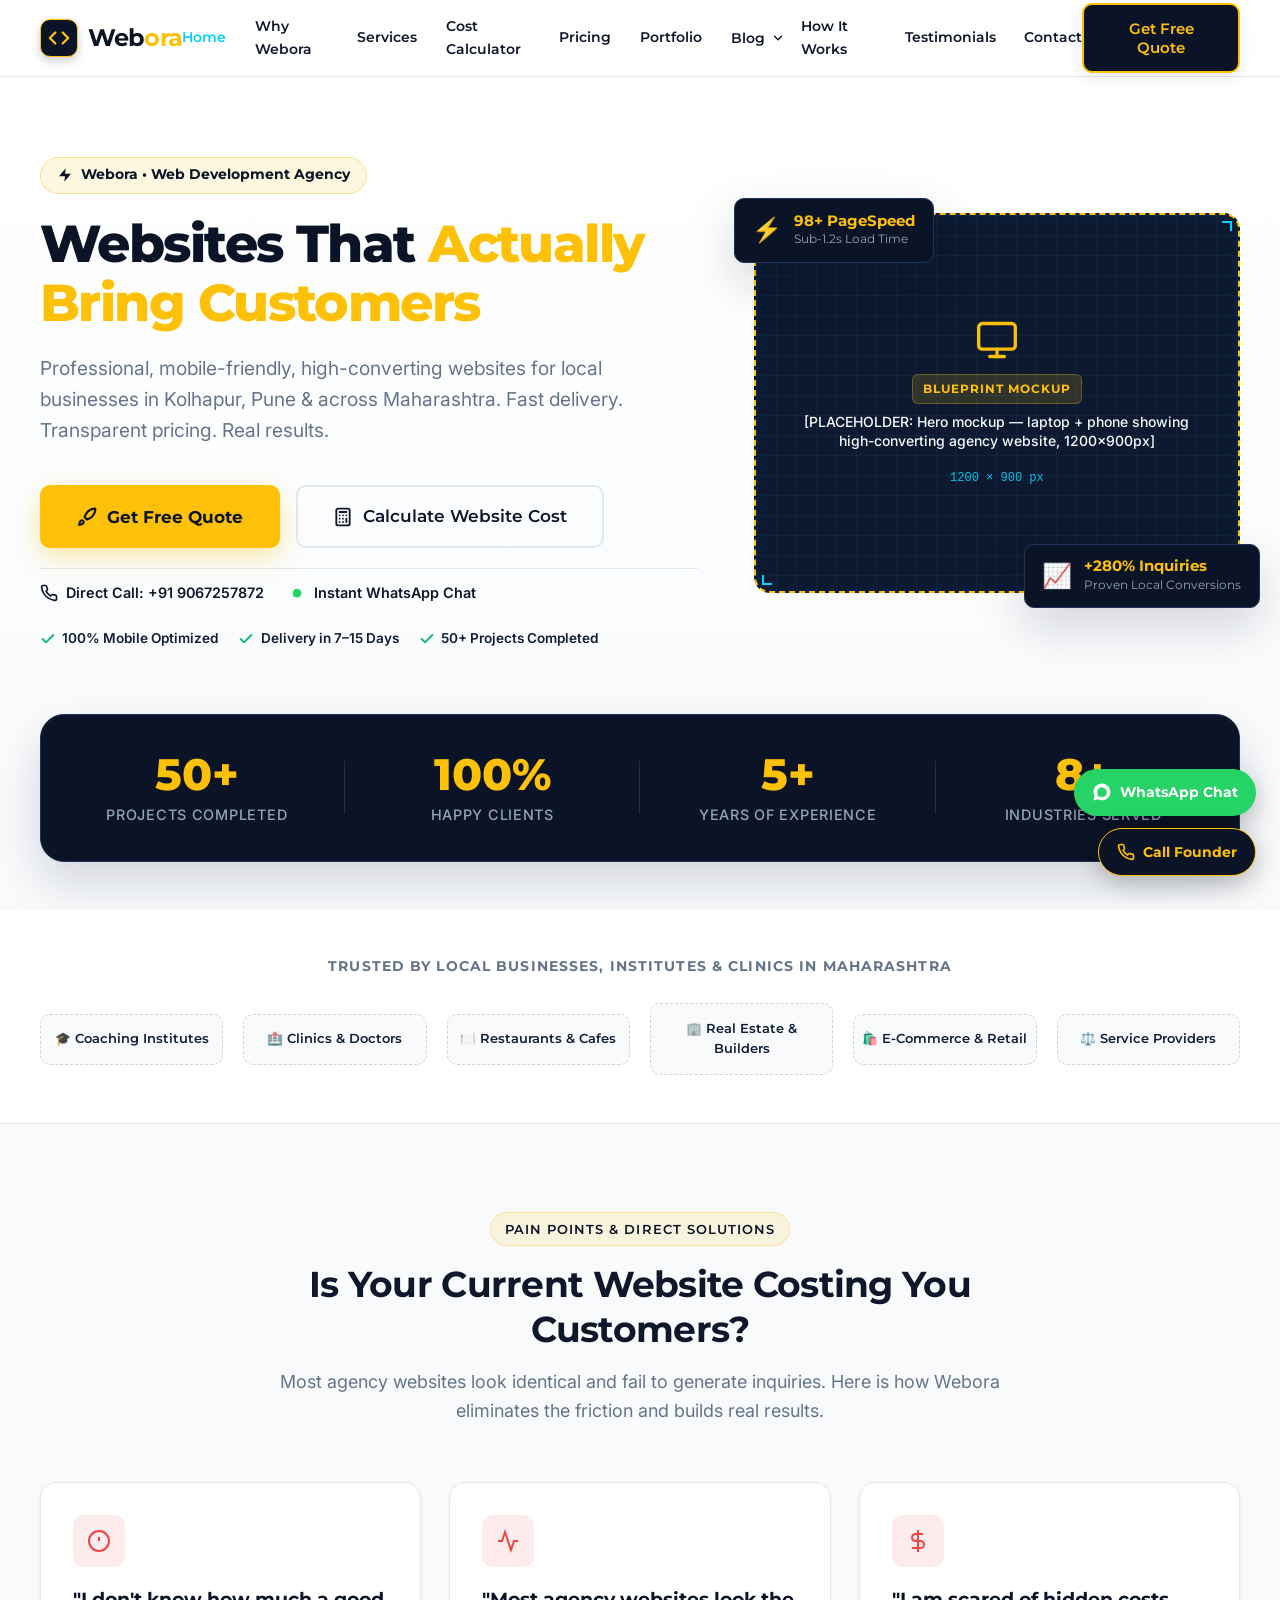
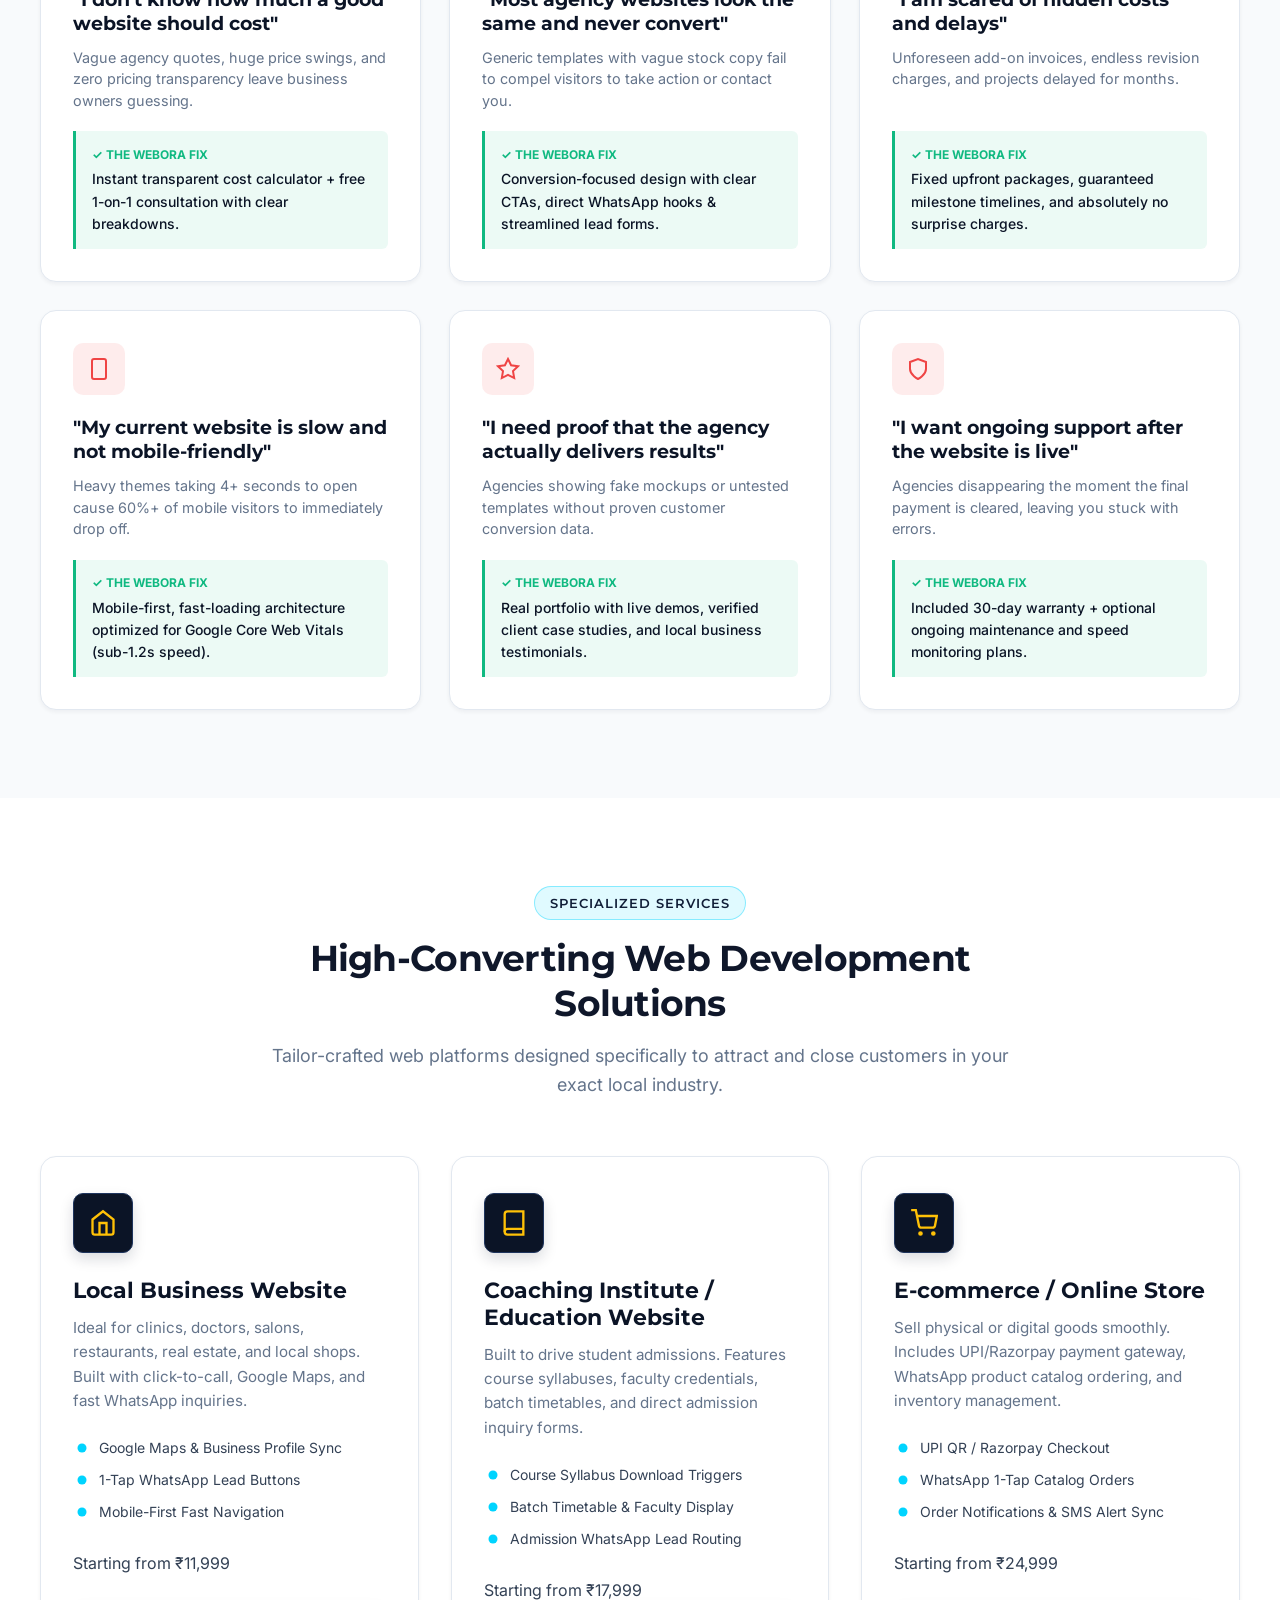
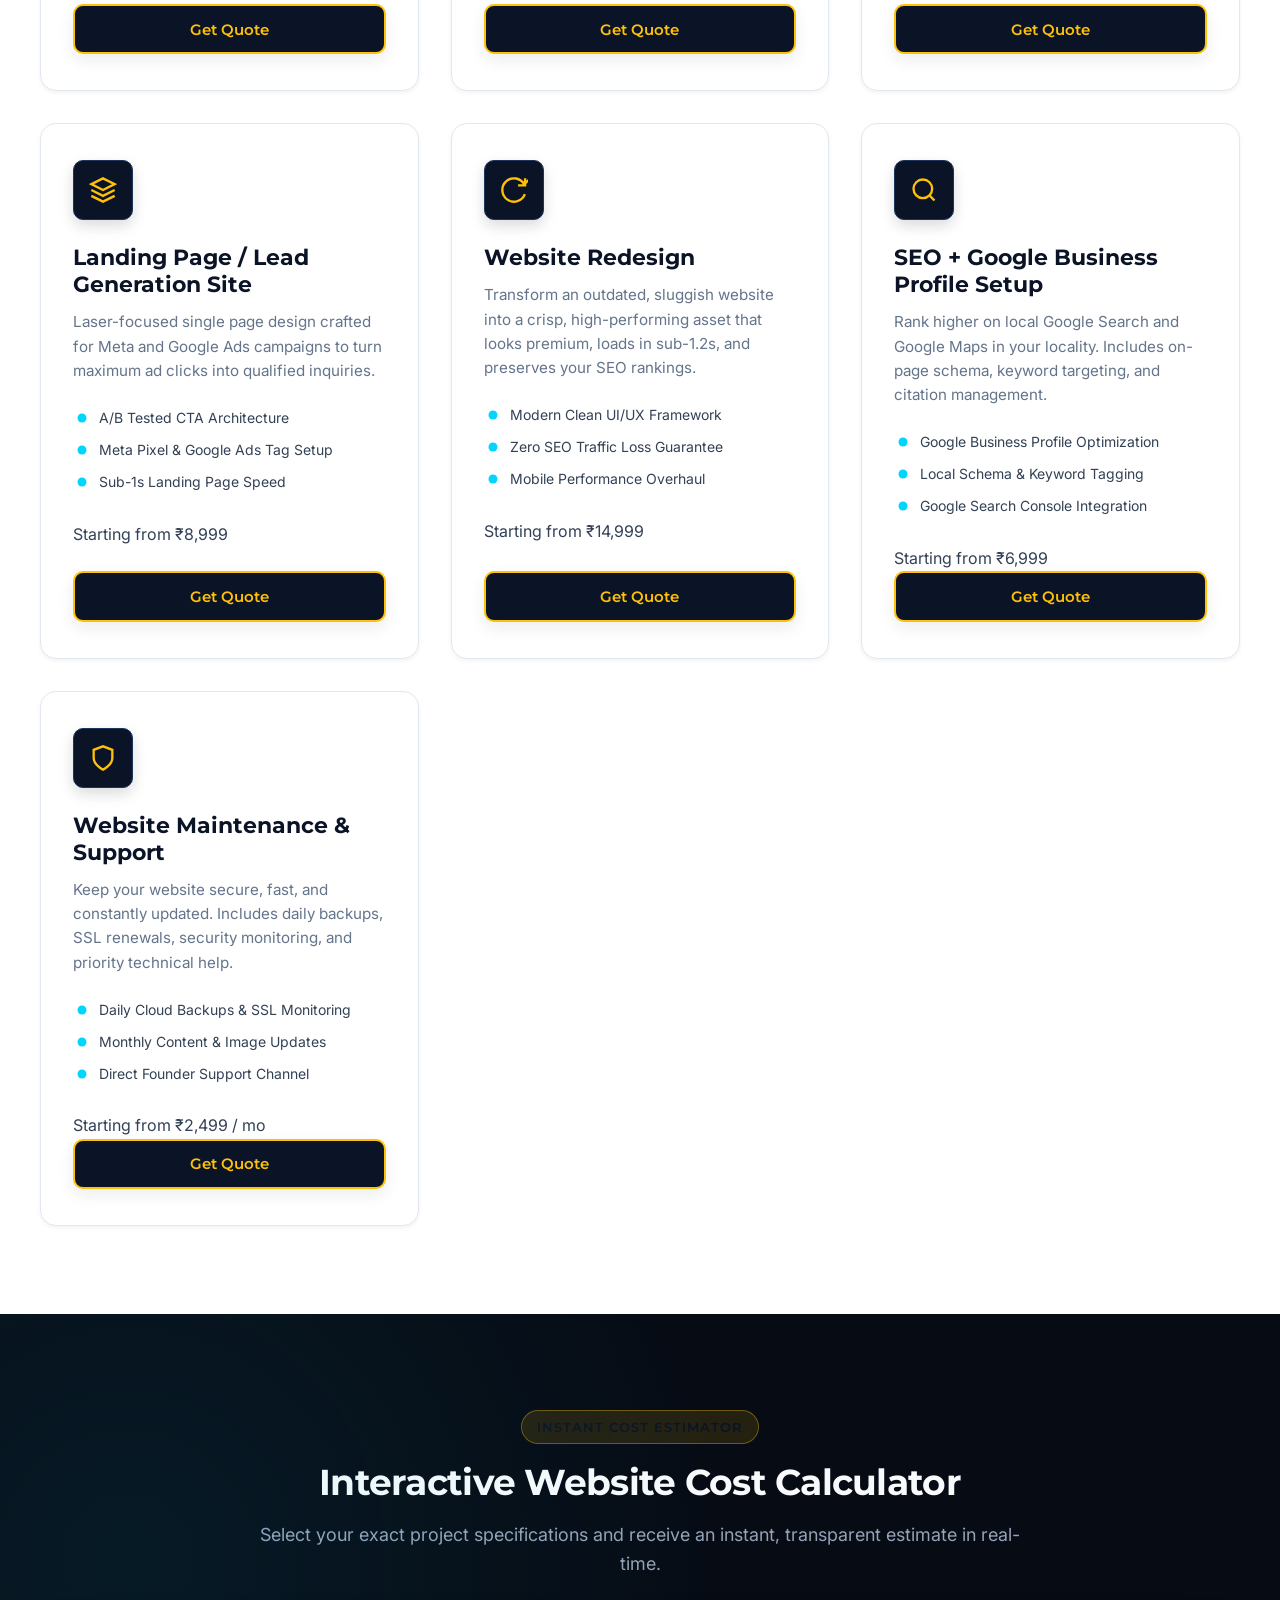
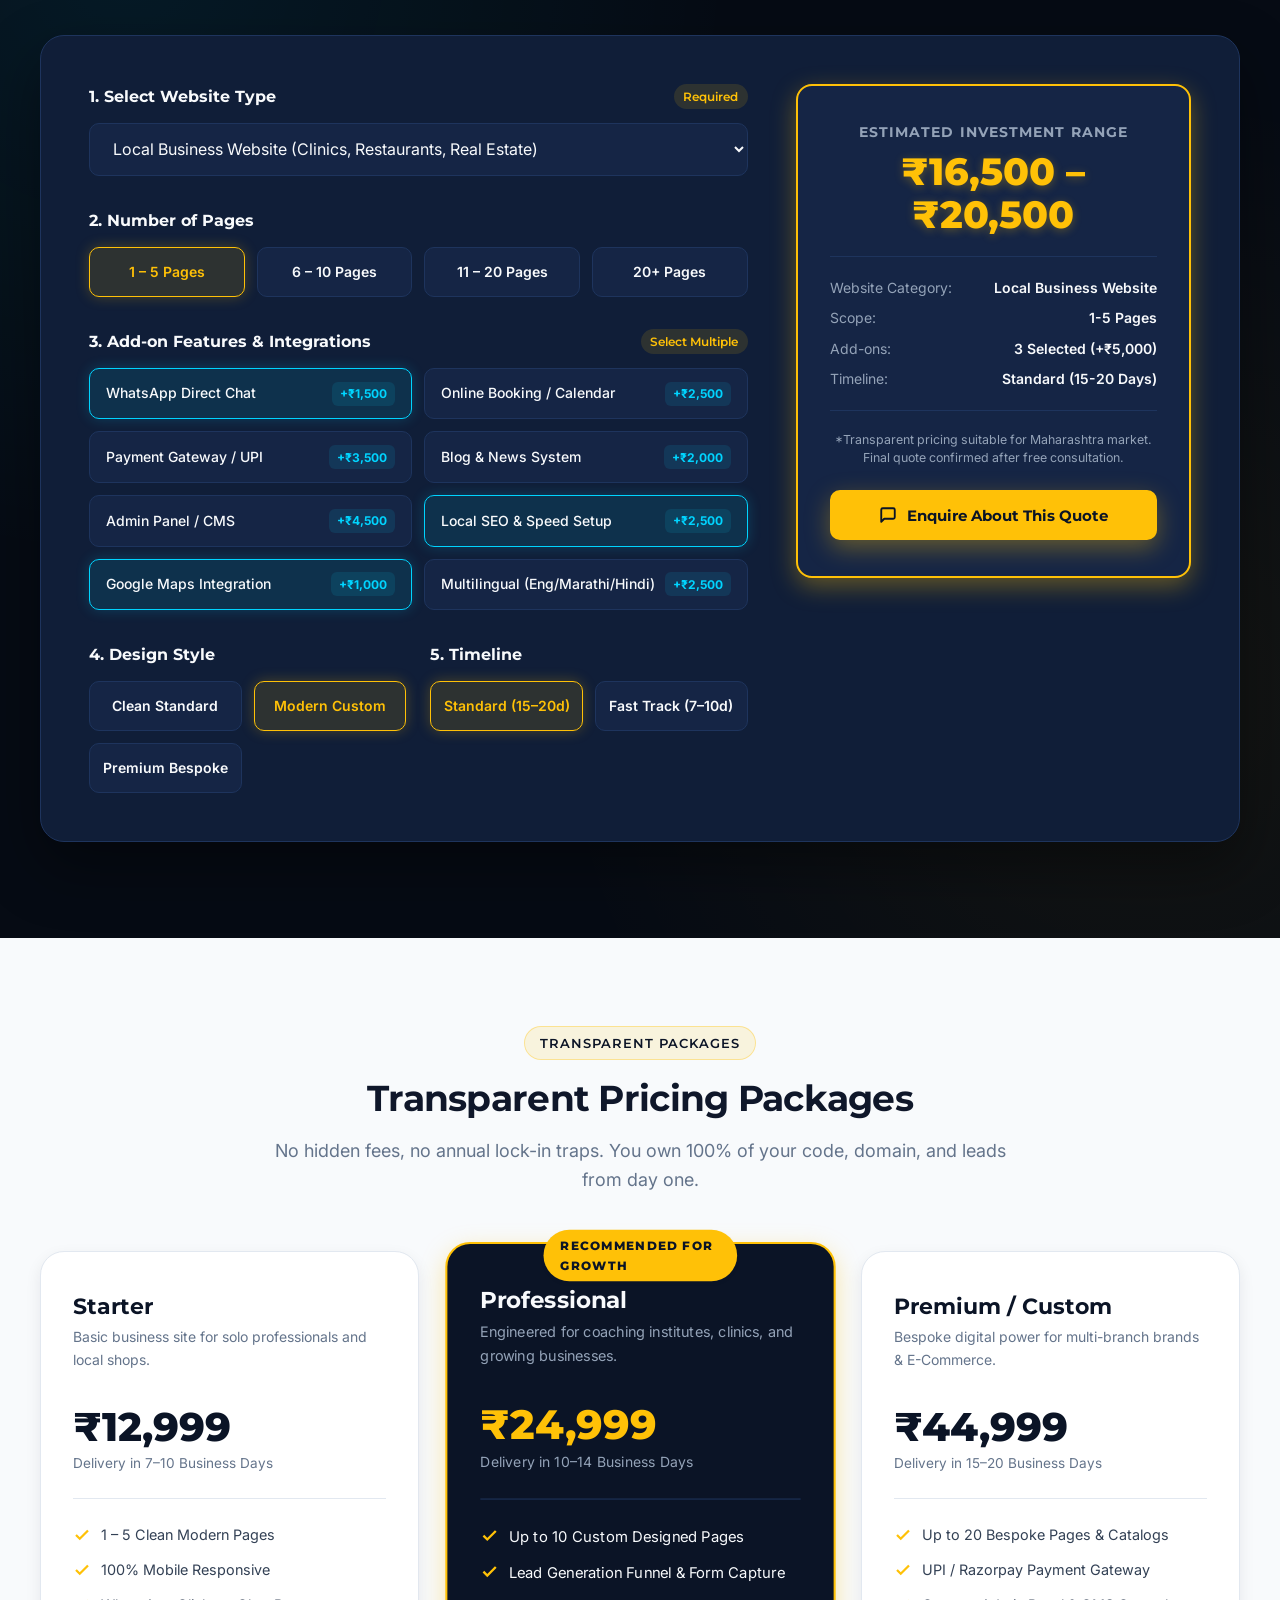
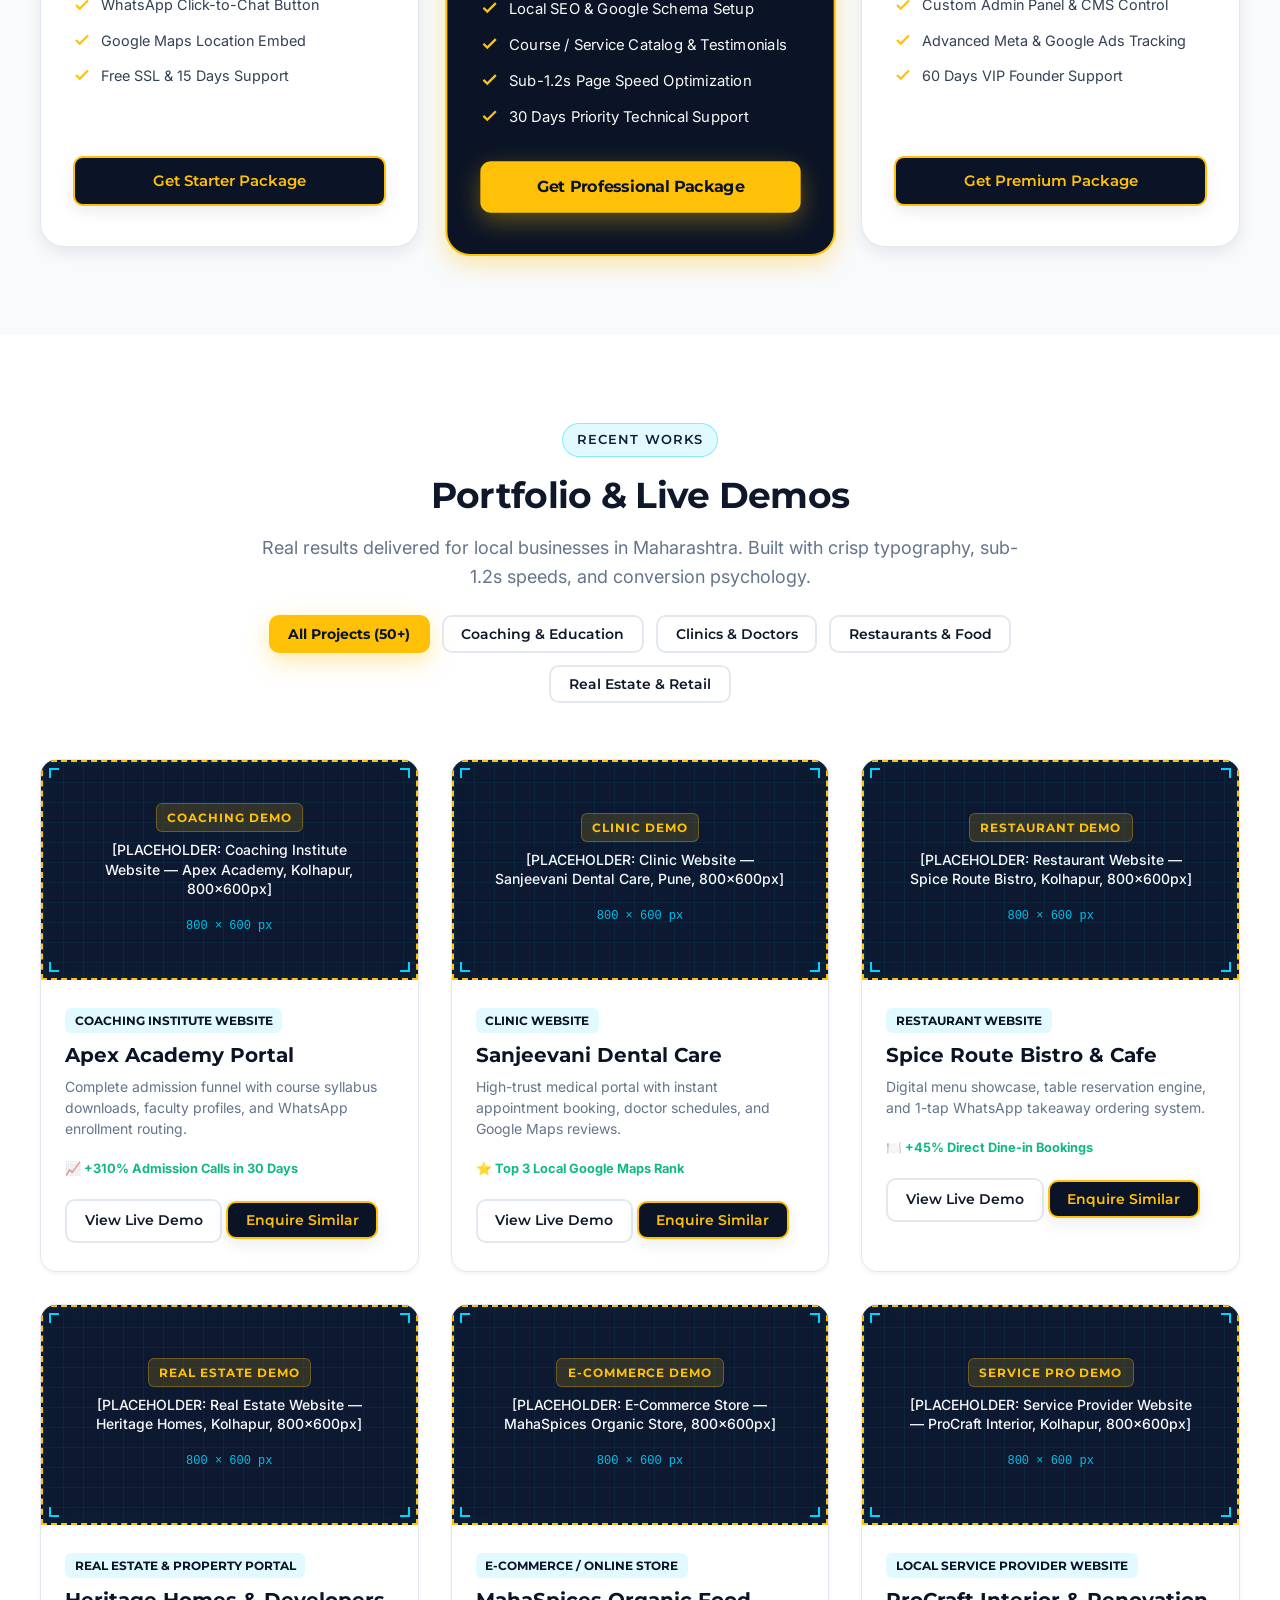
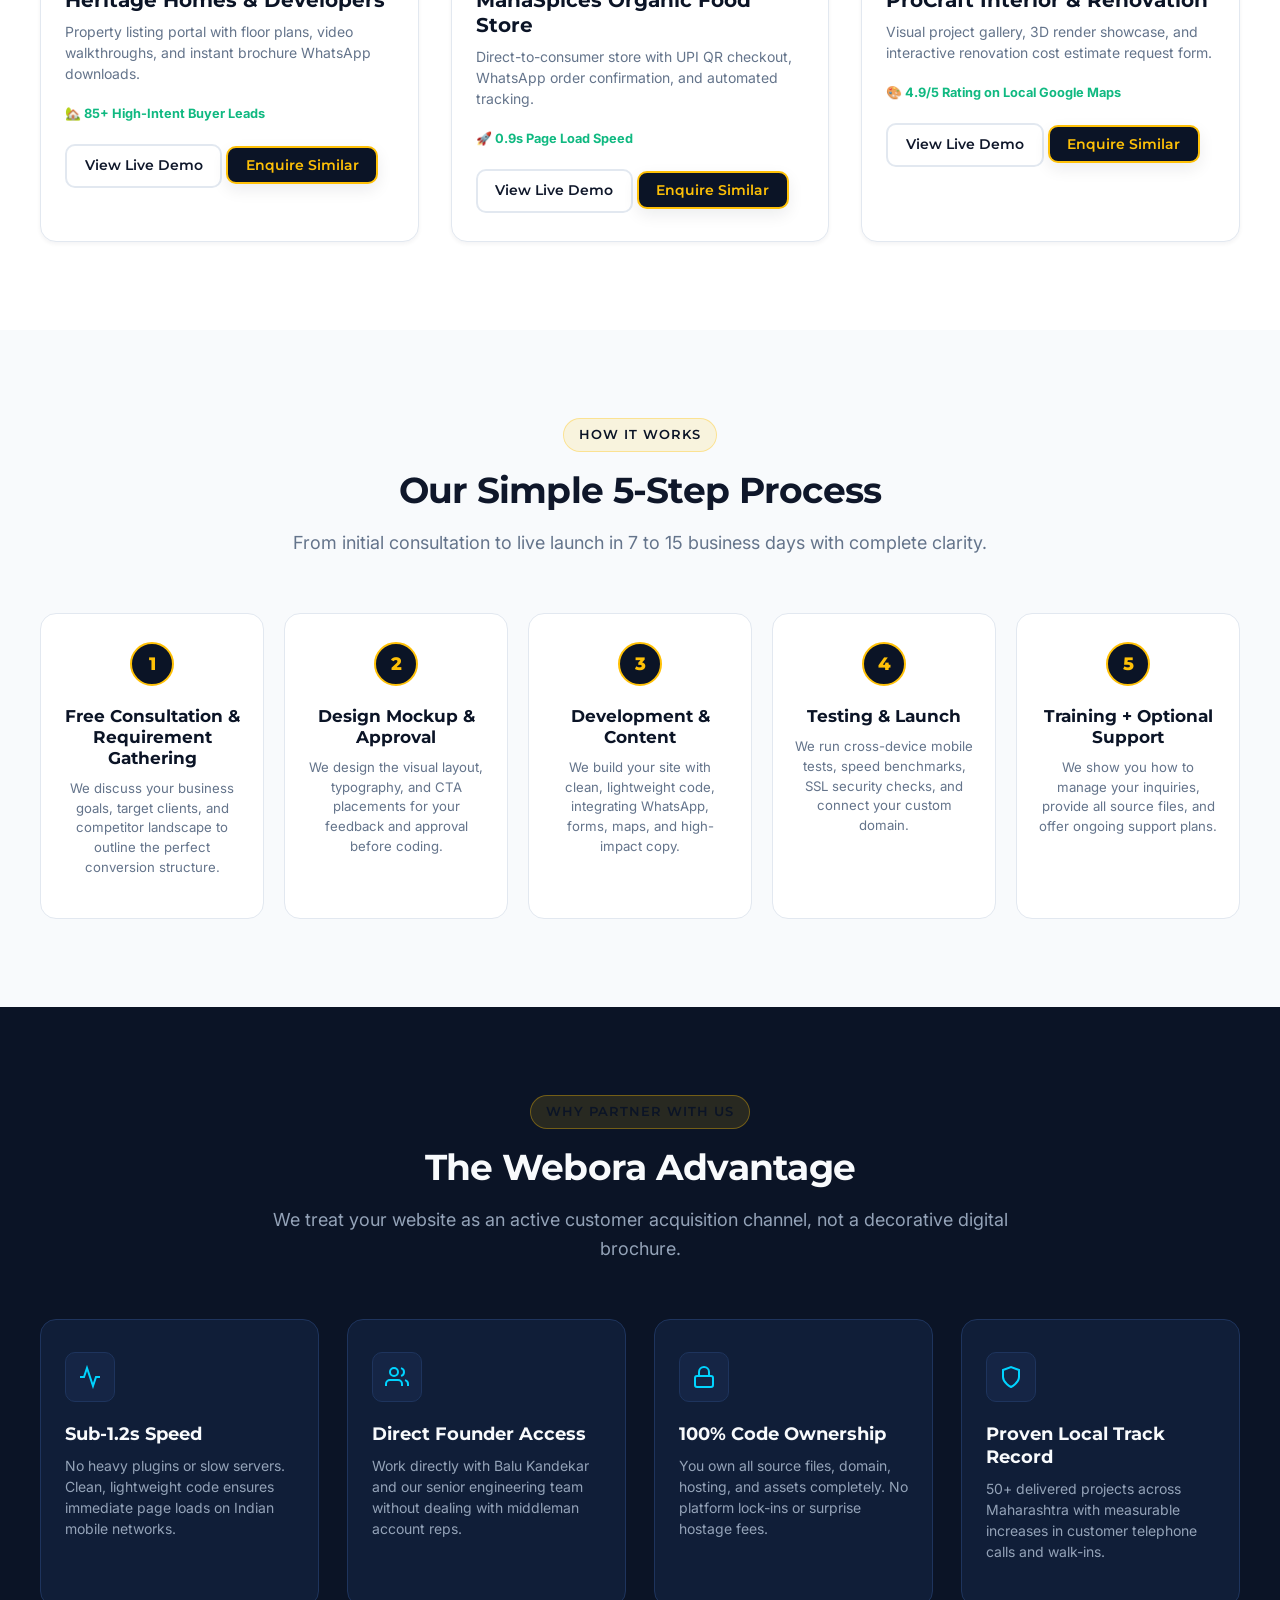
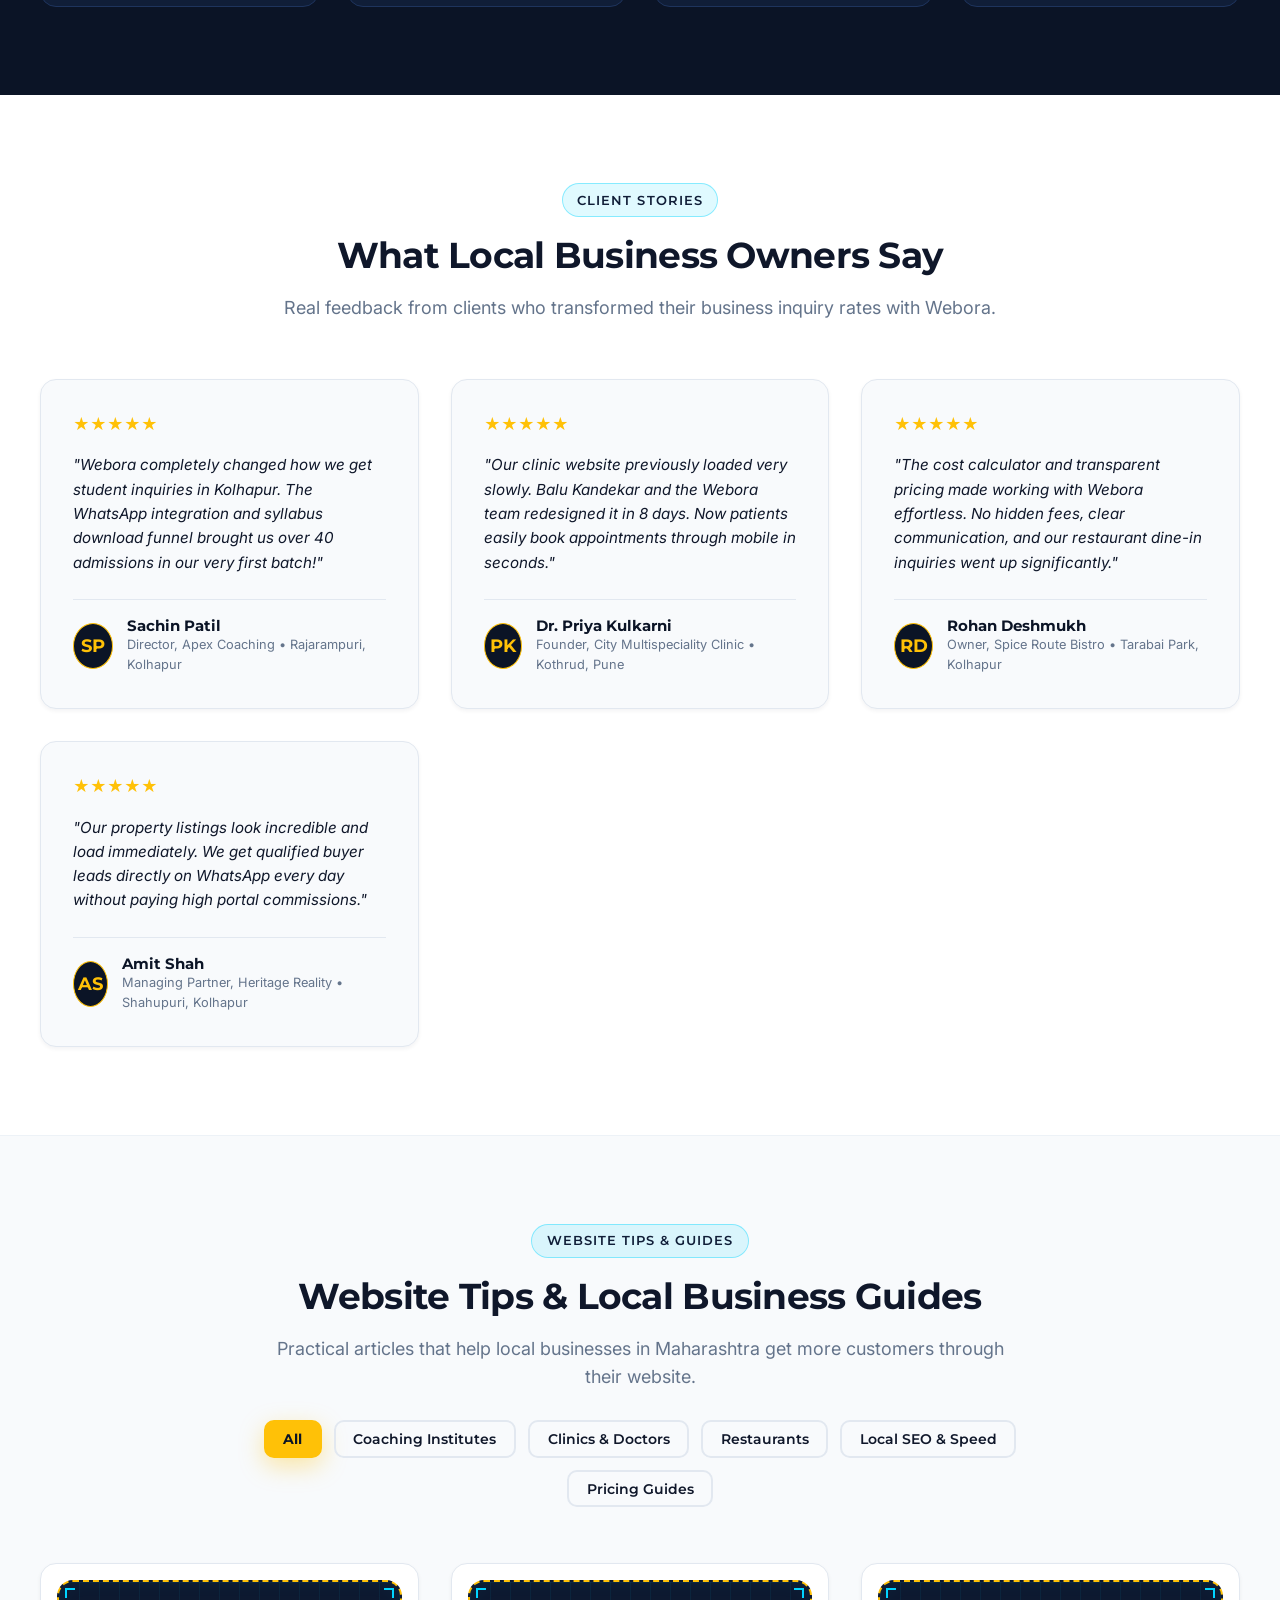
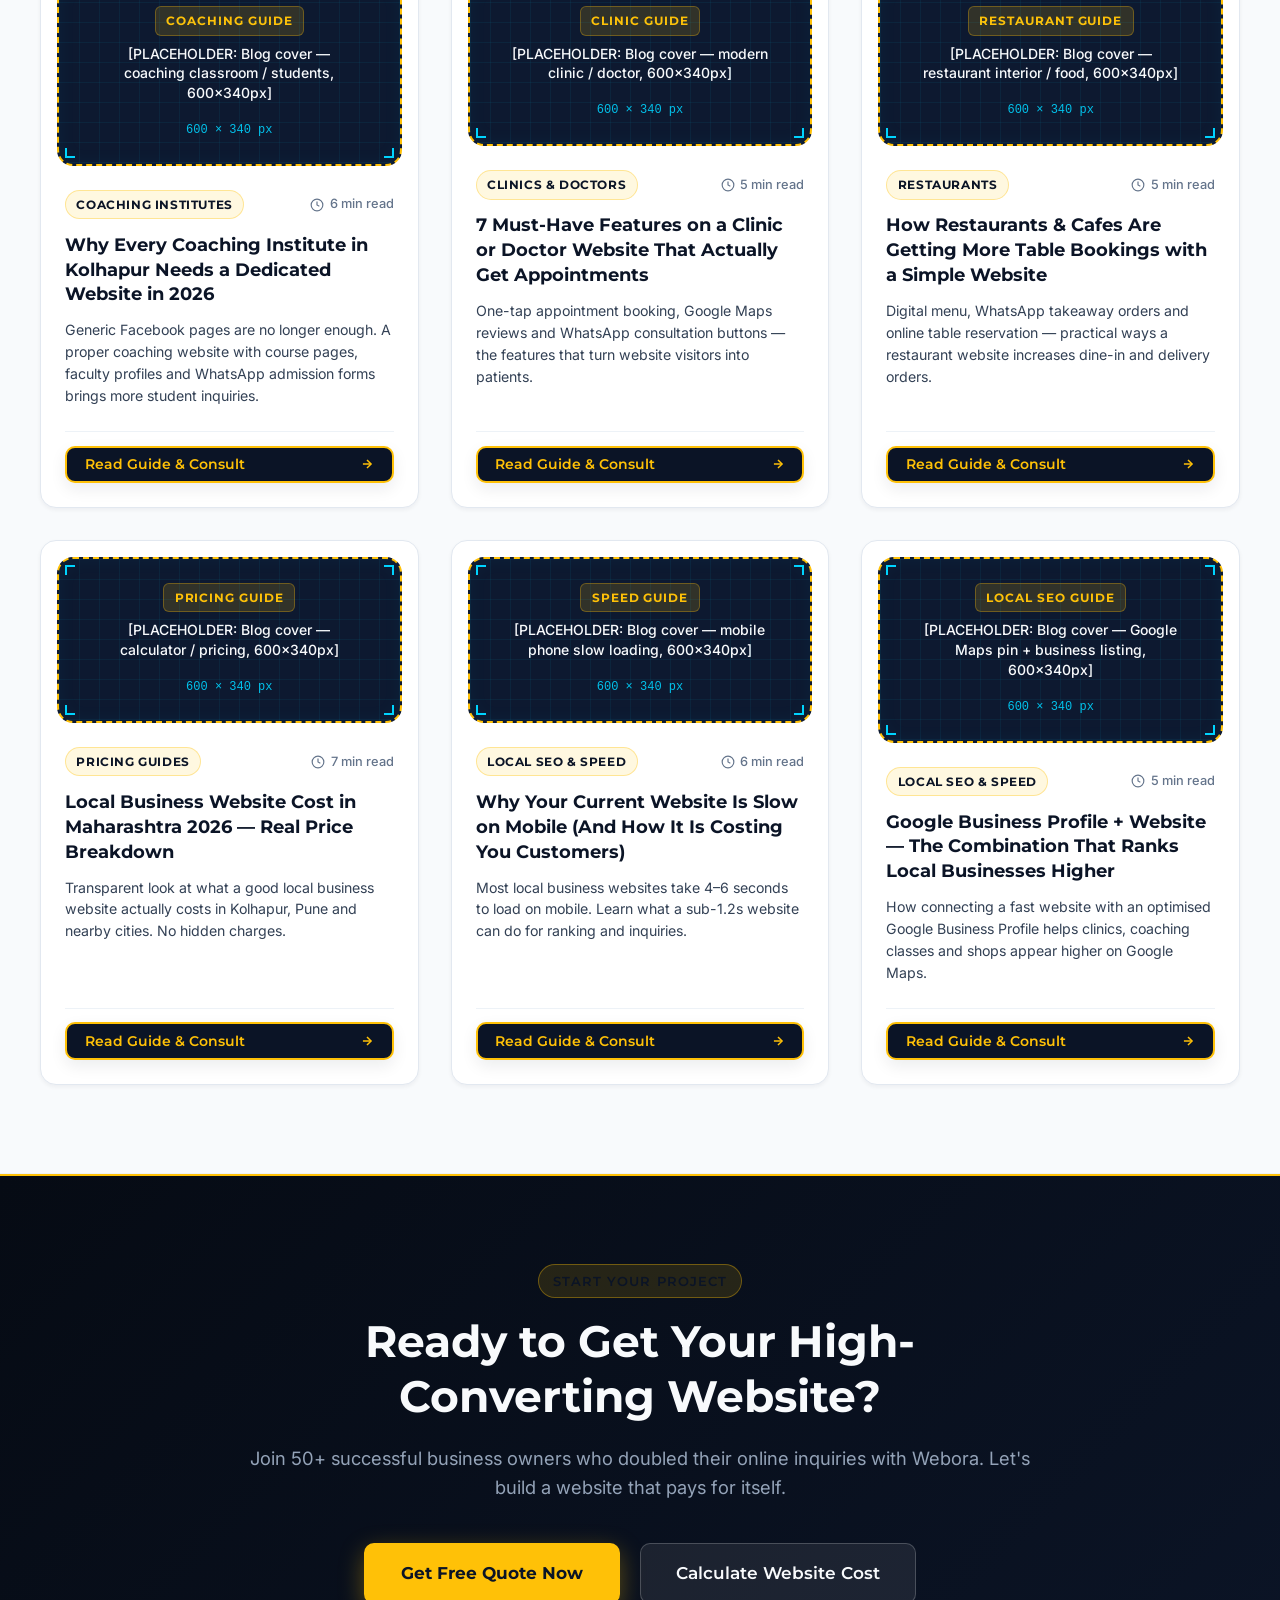
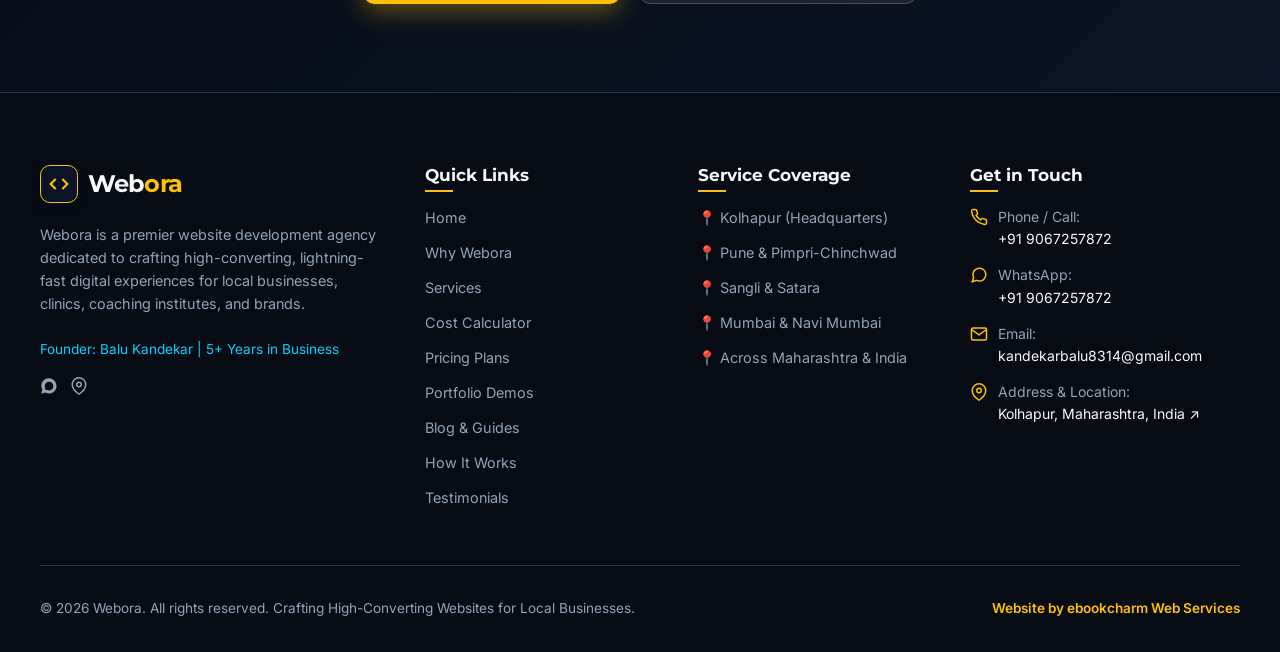
<file: app/src/main/assets/index.html>
<!DOCTYPE html>
<html lang="en">
<head>
  <meta charset="UTF-8">
  <meta name="viewport" content="width=device-width, initial-scale=1.0">
  <meta name="description" content="High-converting, mobile-friendly websites for coaching institutes, clinics, shops and local businesses in Kolhapur, Pune & Maharashtra. Transparent pricing, fast delivery, free consultation.">
  <meta name="keywords" content="Website development agency, local business website, Webora, Kolhapur web development, high-converting landing pages, Balu Kandekar, web design Maharashtra">
  <meta name="author" content="ebookcharm Web Services">

  <title>Webora | Professional Website Development for Local Businesses in Kolhapur & Maharashtra</title>

  <!-- Google Fonts: Montserrat (Headings 600, 700, 800) & Inter (Body 400, 500, 600) -->
  <link rel="preconnect" href="https://fonts.googleapis.com">
  <link rel="preconnect" href="https://fonts.gstatic.com" crossorigin>
  <link href="https://fonts.googleapis.com/css2?family=Inter:wght@400;500;600;700&family=Montserrat:wght@600;700;800&display=swap" rel="stylesheet">

  <!-- Main Stylesheet -->
  <link rel="stylesheet" href="style.css">

  <!-- Core Javascript Engine (Deferred for fast loading & performance) -->
  <script src="script.js" defer></script>
</head>
<body>

  <!-- =========================================================================
       SECTION 1: STICKY HEADER (NAVIGATION & BRAND IDENTITY)
       ========================================================================= -->
  <header class="site-header">
    <div class="container header-container">
      <!-- Brand Logo -->
      <a href="#home" class="brand-logo" aria-label="Webora Home">
        <div class="logo-symbol">
          <svg width="22" height="22" viewBox="0 0 24 24" fill="none" stroke="currentColor" stroke-width="2.5" stroke-linecap="round" stroke-linejoin="round">
            <polyline points="16 18 22 12 16 6"></polyline>
            <polyline points="8 6 2 12 8 18"></polyline>
          </svg>
        </div>
        <span class="logo-text">Web<span>ora</span></span>
      </a>

      <!-- Desktop Navigation Links -->
      <nav class="nav-menu" aria-label="Main Navigation">
        <a href="#home" class="nav-link active">Home</a>
        <a href="#pain-solutions" class="nav-link">Why Webora</a>
        <a href="#services" class="nav-link">Services</a>
        <a href="#calculator" class="nav-link">Cost Calculator</a>
        <a href="#pricing" class="nav-link">Pricing</a>
        <a href="#portfolio" class="nav-link">Portfolio</a>
        <!-- BLOG WITH SUB-MENU DROPDOWN -->
        <div class="nav-item-dropdown" id="navBlogDropdown">
          <button type="button" class="nav-link nav-dropdown-trigger" id="blogDropdownTrigger" aria-expanded="false" aria-haspopup="true" aria-controls="blogDropdownMenu">
            <span>Blog</span>
            <svg class="dropdown-chevron" width="14" height="14" viewBox="0 0 24 24" fill="none" stroke="currentColor" stroke-width="2.5" stroke-linecap="round" stroke-linejoin="round">
              <polyline points="6 9 12 15 18 9"></polyline>
            </svg>
          </button>
          <div class="nav-dropdown-menu" id="blogDropdownMenu" aria-labelledby="blogDropdownTrigger">
            <a href="#blog" class="dropdown-link" data-blog-filter-trigger="all">All Articles</a>
            <a href="#blog-coaching" class="dropdown-link" data-blog-filter-trigger="coaching">Coaching Institutes</a>
            <a href="#blog-clinics" class="dropdown-link" data-blog-filter-trigger="clinic">Clinics & Doctors</a>
            <a href="#blog-restaurants" class="dropdown-link" data-blog-filter-trigger="restaurant">Restaurants & Cafes</a>
            <a href="#blog-seo" class="dropdown-link" data-blog-filter-trigger="seo">Local SEO & Speed</a>
            <a href="#blog-pricing" class="dropdown-link" data-blog-filter-trigger="pricing">Pricing & Cost Guides</a>
          </div>
        </div>
        <a href="#process" class="nav-link">How It Works</a>
        <a href="#testimonials" class="nav-link">Testimonials</a>
        <a href="#contact" class="nav-link">Contact</a>
      </nav>

      <!-- Header Action & Mobile Toggle -->
      <div class="header-actions">
        <button type="button" class="btn btn-primary btn-pulse" data-open-modal data-package-name="General Inquiry Consultation">
          Get Free Quote
        </button>

        <button class="mobile-menu-toggle" aria-label="Toggle navigation menu">
          <span></span>
          <span></span>
          <span></span>
        </button>
      </div>
    </div>
  </header>

  <!-- =========================================================================
       FLOATING ACTIONS: STICKY WHATSAPP & CALL NOW BUTTONS (RULE 1 COMPLIANT)
       ========================================================================= -->
  <aside class="floating-actions-container" aria-label="Quick Connect Actions">
    <!-- Primary Business WhatsApp Link - Dynamically injected from BUSINESS_CONFIG.whatsapp (919067257872) -->
    <a href="https://wa.me/919067257872?text=Hello%20Webora!%20I%20would%20like%20to%20get%20a%20free%20website%20quote%20for%20my%20business." 
       class="float-btn float-whatsapp" 
       target="_blank" 
       rel="noopener noreferrer" 
       data-dynamic-whatsapp 
       aria-label="Chat with Founder on WhatsApp">
      <svg width="20" height="20" viewBox="0 0 24 24" fill="currentColor">
        <path d="M12.031 6.172c-3.181 0-5.767 2.586-5.768 5.766-.001 1.298.38 2.27 1.019 3.287l-.711 2.598 2.664-.699c.971.54 1.761.882 2.796.883h.005c3.179 0 5.767-2.587 5.767-5.766.001-3.181-2.587-5.769-5.767-5.769zm10.024 5.768c-.004 5.549-4.512 10.057-10.059 10.057-1.748-.001-3.411-.453-4.881-1.258l-5.467 1.433 1.458-5.327c-.886-1.536-1.354-3.29-1.355-5.086.004-5.548 4.512-10.057 10.06-10.057 2.686.002 5.21 1.047 7.108 2.946 1.898 1.899 2.942 4.423 2.936 7.108z"/>
      </svg>
      <span>WhatsApp Chat</span>
    </a>

    <!-- Primary Business Phone Link - Dynamically injected from BUSINESS_CONFIG.phone (9067257872) -->
    <a href="tel:9067257872" 
       class="float-btn float-call" 
       data-dynamic-phone 
       aria-label="Direct Call to Balu Kandekar">
      <svg width="18" height="18" viewBox="0 0 24 24" fill="none" stroke="currentColor" stroke-width="2.2" stroke-linecap="round" stroke-linejoin="round">
        <path d="M22 16.92v3a2 2 0 0 1-2.18 2 19.79 19.79 0 0 1-8.63-3.07 19.5 19.5 0 0 1-6-6 19.79 19.79 0 0 1-3.07-8.67A2 2 0 0 1 4.11 2h3a2 2 0 0 1 2 1.72 12.84 12.84 0 0 0 .7 2.81 2 2 0 0 1-.45 2.11L8.09 9.91a16 16 0 0 0 6 6l1.27-1.27a2 2 0 0 1 2.11-.45 12.84 12.84 0 0 0 2.81.7A2 2 0 0 1 22 16.92z"></path>
      </svg>
      <span>Call Founder</span>
    </a>
  </aside>

  <main>
    <!-- =======================================================================
         SECTION 2: HERO SECTION ("Agency Split" Layout)
         ======================================================================= -->
    <section id="home" class="hero-section">
      <div class="container">
        <div class="hero-grid">
          <!-- Left Column: Copy & High-Impact Conversion CTAs -->
          <div class="hero-content">
            <div class="hero-badge-pill">
              <svg width="16" height="16" viewBox="0 0 24 24" fill="currentColor">
                <polygon points="13 2 3 14 12 14 11 22 21 10 12 10 13 2"></polygon>
              </svg>
              <span>Webora • Web Development Agency</span>
            </div>

            <!-- Hero Headline: "Websites That Actually Bring Customers" -->
            <h1 class="hero-headline">
              Websites That <span class="text-gold">Actually Bring Customers</span>
            </h1>

            <!-- Hero Subheadline with Service Area & Value Proposition -->
            <p class="hero-subheadline">
              Professional, mobile-friendly, high-converting websites for local businesses in Kolhapur, Pune & across Maharashtra. Fast delivery. Transparent pricing. Real results.
            </p>

            <!-- Dual Primary Actions -->
            <div class="hero-cta-group">
              <button type="button" class="btn btn-gold btn-lg btn-pulse" data-open-modal data-package-name="Hero Primary Consultation">
                <svg width="20" height="20" viewBox="0 0 24 24" fill="none" stroke="currentColor" stroke-width="2.5" stroke-linecap="round" stroke-linejoin="round">
                  <path d="M4.5 16.5c-1.5 1.26-2 5-2 5s3.74-.5 5-2c.71-.84.7-2.13-.09-2.91a2.18 2.18 0 0 0-2.91-.09z"></path>
                  <path d="m12 15-3-3a22 22 0 0 1 2-3.95A12.88 12.88 0 0 1 22 2c0 2.72-.78 7.5-6 11a22.35 22.35 0 0 1-4 2z"></path>
                </svg>
                Get Free Quote
              </button>

              <a href="#calculator" class="btn btn-secondary btn-lg">
                <svg width="20" height="20" viewBox="0 0 24 24" fill="none" stroke="currentColor" stroke-width="2.2" stroke-linecap="round" stroke-linejoin="round">
                  <rect x="4" y="2" width="16" height="20" rx="2"></rect>
                  <line x1="8" y1="6" x2="16" y2="6"></line>
                  <line x1="16" y1="14" x2="16" y2="18"></line>
                  <path d="M8 10h.01M12 10h.01M16 10h.01M8 14h.01M12 14h.01M8 18h.01M12 18h.01"></path>
                </svg>
                Calculate Website Cost
              </a>
            </div>

            <!-- Direct Contact Micro-CTAs (Phone & WhatsApp) -->
            <div class="hero-micro-ctas">
              <!-- Hardcoded Fallback: +91 9067257872 (Managed by BUSINESS_CONFIG) -->
              <a href="tel:9067257872" class="micro-cta-link" data-dynamic-phone>
                <svg width="18" height="18" viewBox="0 0 24 24" fill="none" stroke="var(--color-navy-primary)" stroke-width="2.2">
                  <path d="M22 16.92v3a2 2 0 0 1-2.18 2 19.79 19.79 0 0 1-8.63-3.07 19.5 19.5 0 0 1-6-6 19.79 19.79 0 0 1-3.07-8.67A2 2 0 0 1 4.11 2h3a2 2 0 0 1 2 1.72 12.84 12.84 0 0 0 .7 2.81 2 2 0 0 1-.45 2.11L8.09 9.91a16 16 0 0 0 6 6l1.27-1.27a2 2 0 0 1 2.11-.45 12.84 12.84 0 0 0 2.81.7A2 2 0 0 1 22 16.92z"></path>
                </svg>
                <span>Direct Call: +91 9067257872</span>
              </a>

              <!-- Hardcoded Fallback: https://wa.me/919067257872 (Managed by BUSINESS_CONFIG) -->
              <a href="https://wa.me/919067257872?text=Hello%20Webora!%20I%20want%20to%20discuss%20a%20website%20project." class="micro-cta-link" target="_blank" rel="noopener noreferrer" data-dynamic-whatsapp>
                <svg width="18" height="18" viewBox="0 0 24 24" fill="#25D366">
                  <path d="M12.031 6.172c-3.181 0-5.767 2.586-5.768 5.766-.001 1.298.38 2.27 1.019 3.287l-.711 2.598 2.664-.699c.971.54 1.761.882 2.796.883h.005c3.179 0 5.767-2.587 5.767-5.766.001-3.181-2.587-5.769-5.767-5.769z"/>
                </svg>
                <span>Instant WhatsApp Chat</span>
              </a>
            </div>

            <!-- Trust Points -->
            <div class="hero-trust-bullets">
              <div class="trust-bullet-item">
                <svg width="16" height="16" viewBox="0 0 24 24" fill="none" stroke="currentColor" stroke-width="3" stroke-linecap="round" stroke-linejoin="round">
                  <polyline points="20 6 9 17 4 12"></polyline>
                </svg>
                <span>100% Mobile Optimized</span>
              </div>
              <div class="trust-bullet-item">
                <svg width="16" height="16" viewBox="0 0 24 24" fill="none" stroke="currentColor" stroke-width="3" stroke-linecap="round" stroke-linejoin="round">
                  <polyline points="20 6 9 17 4 12"></polyline>
                </svg>
                <span>Delivery in 7–15 Days</span>
              </div>
              <div class="trust-bullet-item">
                <svg width="16" height="16" viewBox="0 0 24 24" fill="none" stroke="currentColor" stroke-width="3" stroke-linecap="round" stroke-linejoin="round">
                  <polyline points="20 6 9 17 4 12"></polyline>
                </svg>
                <span>50+ Projects Completed</span>
              </div>
            </div>
          </div>

          <!-- Right Column: Hero Device Mockup Blueprint System -->
          <div class="hero-mockup-wrapper">
            <div class="floating-metric-badge top-left">
              <span class="metric-badge-icon">⚡</span>
              <div>
                <div class="metric-badge-title">98+ PageSpeed</div>
                <div class="metric-badge-sub">Sub-1.2s Load Time</div>
              </div>
            </div>

            <div class="blueprint-placeholder" data-placeholder-id="hero-mockup">
              <div class="placeholder-corner corner-tl"></div>
              <div class="placeholder-corner corner-tr"></div>
              <div class="placeholder-corner corner-bl"></div>
              <div class="placeholder-corner corner-br"></div>
              <svg class="placeholder-icon" viewBox="0 0 24 24" fill="none" stroke="currentColor" stroke-width="1.8" stroke-linecap="round" stroke-linejoin="round">
                <rect x="2" y="3" width="20" height="14" rx="2" ry="2"></rect>
                <line x1="8" y1="21" x2="16" y2="21"></line>
                <line x1="12" y1="17" x2="12" y2="21"></line>
              </svg>
              <span class="placeholder-tag">Blueprint Mockup</span>
              <p class="placeholder-text">[PLACEHOLDER: Hero mockup — laptop + phone showing high-converting agency website, 1200x900px]</p>
              <span class="placeholder-dim">1200 × 900 px</span>
            </div>

            <div class="floating-metric-badge bottom-right">
              <span class="metric-badge-icon">📈</span>
              <div>
                <div class="metric-badge-title">+280% Inquiries</div>
                <div class="metric-badge-sub">Proven Local Conversions</div>
              </div>
            </div>
          </div>
        </div>

        <!-- Stats Counter Bar (Real Verified Numbers) -->
        <div class="stats-counter-bar">
          <div class="stats-grid">
            <div class="stat-item">
              <div class="stat-number" data-target="50" data-suffix="+">50+</div>
              <div class="stat-label">Projects Completed</div>
            </div>
            <div class="stat-item">
              <div class="stat-number" data-target="100" data-suffix="%">100%</div>
              <div class="stat-label">Happy Clients</div>
            </div>
            <div class="stat-item">
              <div class="stat-number" data-target="5" data-suffix="+">5+</div>
              <div class="stat-label">Years of Experience</div>
            </div>
            <div class="stat-item">
              <div class="stat-number" data-target="8" data-suffix="+">8+</div>
              <div class="stat-label">Industries Served</div>
            </div>
          </div>
        </div>
      </div>
    </section>

    <!-- =======================================================================
         SECTION 3: TRUST BAR / INDUSTRIES SERVED
         ======================================================================= -->
    <section class="trust-bar-section">
      <div class="container">
        <h3 class="trust-bar-title">Trusted by Local Businesses, Institutes & Clinics in Maharashtra</h3>
        <div class="trust-logos-grid">
          <div class="trust-logo-card">🎓 Coaching Institutes</div>
          <div class="trust-logo-card">🏥 Clinics & Doctors</div>
          <div class="trust-logo-card">🍽️ Restaurants & Cafes</div>
          <div class="trust-logo-card">🏢 Real Estate & Builders</div>
          <div class="trust-logo-card">🛍️ E-Commerce & Retail</div>
          <div class="trust-logo-card">⚖️ Service Providers</div>
        </div>
      </div>
    </section>

    <!-- =======================================================================
         SECTION 4: PAIN POINTS → SOLUTIONS SECTION (6 EXACT PAIRS)
         ======================================================================= -->
    <section id="pain-solutions" class="pain-solutions-section">
      <div class="container">
        <div class="section-header">
          <span class="section-badge">Pain Points & Direct Solutions</span>
          <h2 class="section-title">Is Your Current Website Costing You Customers?</h2>
          <p class="section-subtitle">Most agency websites look identical and fail to generate inquiries. Here is how Webora eliminates the friction and builds real results.</p>
        </div>

        <div class="pain-grid">
          <!-- Pain 1 -->
          <div class="pain-card">
            <div class="pain-icon-wrapper">
              <svg width="24" height="24" viewBox="0 0 24 24" fill="none" stroke="currentColor" stroke-width="2"><circle cx="12" cy="12" r="10"></circle><line x1="12" y1="8" x2="12" y2="12"></line><line x1="12" y1="16" x2="12.01" y2="16"></line></svg>
            </div>
            <h3 class="pain-title">"I don't know how much a good website should cost"</h3>
            <p class="pain-problem">Vague agency quotes, huge price swings, and zero pricing transparency leave business owners guessing.</p>
            <div class="pain-solution-box">
              <div class="pain-solution-label">✓ The Webora Fix</div>
              <p class="pain-solution-text">Instant transparent cost calculator + free 1-on-1 consultation with clear breakdowns.</p>
            </div>
          </div>

          <!-- Pain 2 -->
          <div class="pain-card">
            <div class="pain-icon-wrapper">
              <svg width="24" height="24" viewBox="0 0 24 24" fill="none" stroke="currentColor" stroke-width="2"><polyline points="22 12 18 12 15 21 9 3 6 12 2 12"></polyline></svg>
            </div>
            <h3 class="pain-title">"Most agency websites look the same and never convert"</h3>
            <p class="pain-problem">Generic templates with vague stock copy fail to compel visitors to take action or contact you.</p>
            <div class="pain-solution-box">
              <div class="pain-solution-label">✓ The Webora Fix</div>
              <p class="pain-solution-text">Conversion-focused design with clear CTAs, direct WhatsApp hooks & streamlined lead forms.</p>
            </div>
          </div>

          <!-- Pain 3 -->
          <div class="pain-card">
            <div class="pain-icon-wrapper">
              <svg width="24" height="24" viewBox="0 0 24 24" fill="none" stroke="currentColor" stroke-width="2"><line x1="12" y1="1" x2="12" y2="23"></line><path d="M17 5H9.5a3.5 3.5 0 0 0 0 7h5a3.5 3.5 0 0 1 0 7H6"></path></svg>
            </div>
            <h3 class="pain-title">"I am scared of hidden costs and delays"</h3>
            <p class="pain-problem">Unforeseen add-on invoices, endless revision charges, and projects delayed for months.</p>
            <div class="pain-solution-box">
              <div class="pain-solution-label">✓ The Webora Fix</div>
              <p class="pain-solution-text">Fixed upfront packages, guaranteed milestone timelines, and absolutely no surprise charges.</p>
            </div>
          </div>

          <!-- Pain 4 -->
          <div class="pain-card">
            <div class="pain-icon-wrapper">
              <svg width="24" height="24" viewBox="0 0 24 24" fill="none" stroke="currentColor" stroke-width="2"><rect x="5" y="2" width="14" height="20" rx="2" ry="2"></rect><line x1="12" y1="18" x2="12.01" y2="18"></line></svg>
            </div>
            <h3 class="pain-title">"My current website is slow and not mobile-friendly"</h3>
            <p class="pain-problem">Heavy themes taking 4+ seconds to open cause 60%+ of mobile visitors to immediately drop off.</p>
            <div class="pain-solution-box">
              <div class="pain-solution-label">✓ The Webora Fix</div>
              <p class="pain-solution-text">Mobile-first, fast-loading architecture optimized for Google Core Web Vitals (sub-1.2s speed).</p>
            </div>
          </div>

          <!-- Pain 5 -->
          <div class="pain-card">
            <div class="pain-icon-wrapper">
              <svg width="24" height="24" viewBox="0 0 24 24" fill="none" stroke="currentColor" stroke-width="2"><polygon points="12 2 15.09 8.26 22 9.27 17 14.14 18.18 21.02 12 17.77 5.82 21.02 7 14.14 2 9.27 8.91 8.26 12 2"></polygon></svg>
            </div>
            <h3 class="pain-title">"I need proof that the agency actually delivers results"</h3>
            <p class="pain-problem">Agencies showing fake mockups or untested templates without proven customer conversion data.</p>
            <div class="pain-solution-box">
              <div class="pain-solution-label">✓ The Webora Fix</div>
              <p class="pain-solution-text">Real portfolio with live demos, verified client case studies, and local business testimonials.</p>
            </div>
          </div>

          <!-- Pain 6 -->
          <div class="pain-card">
            <div class="pain-icon-wrapper">
              <svg width="24" height="24" viewBox="0 0 24 24" fill="none" stroke="currentColor" stroke-width="2"><path d="M12 22s8-4 8-10V5l-8-3-8 3v7c0 6 8 10 8 10z"></path></svg>
            </div>
            <h3 class="pain-title">"I want ongoing support after the website is live"</h3>
            <p class="pain-problem">Agencies disappearing the moment the final payment is cleared, leaving you stuck with errors.</p>
            <div class="pain-solution-box">
              <div class="pain-solution-label">✓ The Webora Fix</div>
              <p class="pain-solution-text">Included 30-day warranty + optional ongoing maintenance and speed monitoring plans.</p>
            </div>
          </div>
        </div>
      </div>
    </section>

    <!-- =======================================================================
         SECTION 5: SERVICES SECTION (ALL 7 BENEFIT-DRIVEN SERVICES)
         ======================================================================= -->
    <section id="services" class="services-section">
      <div class="container">
        <div class="section-header">
          <span class="section-badge cyan">Specialized Services</span>
          <h2 class="section-title">High-Converting Web Development Solutions</h2>
          <p class="section-subtitle">Tailor-crafted web platforms designed specifically to attract and close customers in your exact local industry.</p>
        </div>

        <div class="services-grid">
          <!-- Service 1: Local Business Website -->
          <div class="service-card">
            <div class="service-icon-box">
              <svg width="28" height="28" viewBox="0 0 24 24" fill="none" stroke="currentColor" stroke-width="2"><path d="M3 9l9-7 9 7v11a2 2 0 0 1-2 2H5a2 2 0 0 1-2-2z"></path><polyline points="9 22 9 12 15 12 15 22"></polyline></svg>
            </div>
            <h3 class="service-title">Local Business Website</h3>
            <p class="service-description">Ideal for clinics, doctors, salons, restaurants, real estate, and local shops. Built with click-to-call, Google Maps, and fast WhatsApp inquiries.</p>
            <div class="service-features-list">
              <div class="service-feature-item">
                <svg viewBox="0 0 24 24" fill="currentColor"><circle cx="12" cy="12" r="6"/></svg>
                <span>Google Maps & Business Profile Sync</span>
              </div>
              <div class="service-feature-item">
                <svg viewBox="0 0 24 24" fill="currentColor"><circle cx="12" cy="12" r="6"/></svg>
                <span>1-Tap WhatsApp Lead Buttons</span>
              </div>
              <div class="service-feature-item">
                <svg viewBox="0 0 24 24" fill="currentColor"><circle cx="12" cy="12" r="6"/></svg>
                <span>Mobile-First Fast Navigation</span>
              </div>
            </div>
            <div class="service-pricing-tag">
              Starting from <span class="price-val">₹11,999</span> <!-- VERIFY WITH CLIENT -->
            </div>
            <button type="button" class="btn btn-primary card-cta" data-open-modal data-service-name="Local Business Website (From ₹11,999)">
              Get Quote
            </button>
          </div>

          <!-- Service 2: Coaching Institute / Education Website -->
          <div class="service-card">
            <div class="service-icon-box">
              <svg width="28" height="28" viewBox="0 0 24 24" fill="none" stroke="currentColor" stroke-width="2"><path d="M4 19.5A2.5 2.5 0 0 1 6.5 17H20"></path><path d="M6.5 2H20v20H6.5A2.5 2.5 0 0 1 4 19.5v-15A2.5 2.5 0 0 1 6.5 2z"></path></svg>
            </div>
            <h3 class="service-title">Coaching Institute / Education Website</h3>
            <p class="service-description">Built to drive student admissions. Features course syllabuses, faculty credentials, batch timetables, and direct admission inquiry forms.</p>
            <div class="service-features-list">
              <div class="service-feature-item">
                <svg viewBox="0 0 24 24" fill="currentColor"><circle cx="12" cy="12" r="6"/></svg>
                <span>Course Syllabus Download Triggers</span>
              </div>
              <div class="service-feature-item">
                <svg viewBox="0 0 24 24" fill="currentColor"><circle cx="12" cy="12" r="6"/></svg>
                <span>Batch Timetable & Faculty Display</span>
              </div>
              <div class="service-feature-item">
                <svg viewBox="0 0 24 24" fill="currentColor"><circle cx="12" cy="12" r="6"/></svg>
                <span>Admission WhatsApp Lead Routing</span>
              </div>
            </div>
            <div class="service-pricing-tag">
              Starting from <span class="price-val">₹17,999</span> <!-- VERIFY WITH CLIENT -->
            </div>
            <button type="button" class="btn btn-primary card-cta" data-open-modal data-service-name="Coaching Institute Website (From ₹17,999)">
              Get Quote
            </button>
          </div>

          <!-- Service 3: E-commerce / Online Store -->
          <div class="service-card">
            <div class="service-icon-box">
              <svg width="28" height="28" viewBox="0 0 24 24" fill="none" stroke="currentColor" stroke-width="2"><circle cx="9" cy="21" r="1"></circle><circle cx="20" cy="21" r="1"></circle><path d="M1 1h4l2.68 13.39a2 2 0 0 0 2 1.61h9.72a2 2 0 0 0 2-1.61L23 6H6"></path></svg>
            </div>
            <h3 class="service-title">E-commerce / Online Store</h3>
            <p class="service-description">Sell physical or digital goods smoothly. Includes UPI/Razorpay payment gateway, WhatsApp product catalog ordering, and inventory management.</p>
            <div class="service-features-list">
              <div class="service-feature-item">
                <svg viewBox="0 0 24 24" fill="currentColor"><circle cx="12" cy="12" r="6"/></svg>
                <span>UPI QR / Razorpay Checkout</span>
              </div>
              <div class="service-feature-item">
                <svg viewBox="0 0 24 24" fill="currentColor"><circle cx="12" cy="12" r="6"/></svg>
                <span>WhatsApp 1-Tap Catalog Orders</span>
              </div>
              <div class="service-feature-item">
                <svg viewBox="0 0 24 24" fill="currentColor"><circle cx="12" cy="12" r="6"/></svg>
                <span>Order Notifications & SMS Alert Sync</span>
              </div>
            </div>
            <div class="service-pricing-tag">
              Starting from <span class="price-val">₹24,999</span> <!-- VERIFY WITH CLIENT -->
            </div>
            <button type="button" class="btn btn-primary card-cta" data-open-modal data-service-name="E-commerce Online Store (From ₹24,999)">
              Get Quote
            </button>
          </div>

          <!-- Service 4: Landing Page / Lead Generation Site -->
          <div class="service-card">
            <div class="service-icon-box">
              <svg width="28" height="28" viewBox="0 0 24 24" fill="none" stroke="currentColor" stroke-width="2"><polygon points="12 2 2 7 12 12 22 7 12 2"></polygon><polyline points="2 17 12 22 22 17"></polyline><polyline points="2 12 12 17 22 12"></polyline></svg>
            </div>
            <h3 class="service-title">Landing Page / Lead Generation Site</h3>
            <p class="service-description">Laser-focused single page design crafted for Meta and Google Ads campaigns to turn maximum ad clicks into qualified inquiries.</p>
            <div class="service-features-list">
              <div class="service-feature-item">
                <svg viewBox="0 0 24 24" fill="currentColor"><circle cx="12" cy="12" r="6"/></svg>
                <span>A/B Tested CTA Architecture</span>
              </div>
              <div class="service-feature-item">
                <svg viewBox="0 0 24 24" fill="currentColor"><circle cx="12" cy="12" r="6"/></svg>
                <span>Meta Pixel & Google Ads Tag Setup</span>
              </div>
              <div class="service-feature-item">
                <svg viewBox="0 0 24 24" fill="currentColor"><circle cx="12" cy="12" r="6"/></svg>
                <span>Sub-1s Landing Page Speed</span>
              </div>
            </div>
            <div class="service-pricing-tag">
              Starting from <span class="price-val">₹8,999</span> <!-- VERIFY WITH CLIENT -->
            </div>
            <button type="button" class="btn btn-primary card-cta" data-open-modal data-service-name="Landing Page Lead Gen (From ₹8,999)">
              Get Quote
            </button>
          </div>

          <!-- Service 5: Website Redesign -->
          <div class="service-card">
            <div class="service-icon-box">
              <svg width="28" height="28" viewBox="0 0 24 24" fill="none" stroke="currentColor" stroke-width="2"><path d="M21.5 2v6h-6M21.34 15.57a10 10 0 1 1-.57-8.38l5.67-5.67"></path></svg>
            </div>
            <h3 class="service-title">Website Redesign</h3>
            <p class="service-description">Transform an outdated, sluggish website into a crisp, high-performing asset that looks premium, loads in sub-1.2s, and preserves your SEO rankings.</p>
            <div class="service-features-list">
              <div class="service-feature-item">
                <svg viewBox="0 0 24 24" fill="currentColor"><circle cx="12" cy="12" r="6"/></svg>
                <span>Modern Clean UI/UX Framework</span>
              </div>
              <div class="service-feature-item">
                <svg viewBox="0 0 24 24" fill="currentColor"><circle cx="12" cy="12" r="6"/></svg>
                <span>Zero SEO Traffic Loss Guarantee</span>
              </div>
              <div class="service-feature-item">
                <svg viewBox="0 0 24 24" fill="currentColor"><circle cx="12" cy="12" r="6"/></svg>
                <span>Mobile Performance Overhaul</span>
              </div>
            </div>
            <div class="service-pricing-tag">
              Starting from <span class="price-val">₹14,999</span> <!-- VERIFY WITH CLIENT -->
            </div>
            <button type="button" class="btn btn-primary card-cta" data-open-modal data-service-name="Website Redesign (From ₹14,999)">
              Get Quote
            </button>
          </div>

          <!-- Service 6: SEO + Google Business Profile Setup -->
          <div class="service-card">
            <div class="service-icon-box">
              <svg width="28" height="28" viewBox="0 0 24 24" fill="none" stroke="currentColor" stroke-width="2"><circle cx="11" cy="11" r="8"></circle><line x1="21" y1="21" x2="16.65" y2="16.65"></line></svg>
            </div>
            <h3 class="service-title">SEO + Google Business Profile Setup</h3>
            <p class="service-description">Rank higher on local Google Search and Google Maps in your locality. Includes on-page schema, keyword targeting, and citation management.</p>
            <div class="service-features-list">
              <div class="service-feature-item">
                <svg viewBox="0 0 24 24" fill="currentColor"><circle cx="12" cy="12" r="6"/></svg>
                <span>Google Business Profile Optimization</span>
              </div>
              <div class="service-feature-item">
                <svg viewBox="0 0 24 24" fill="currentColor"><circle cx="12" cy="12" r="6"/></svg>
                <span>Local Schema & Keyword Tagging</span>
              </div>
              <div class="service-feature-item">
                <svg viewBox="0 0 24 24" fill="currentColor"><circle cx="12" cy="12" r="6"/></svg>
                <span>Google Search Console Integration</span>
              </div>
            </div>
            <div class="service-pricing-tag">
              Starting from <span class="price-val">₹6,999</span> <!-- VERIFY WITH CLIENT -->
            </div>
            <button type="button" class="btn btn-primary card-cta" data-open-modal data-service-name="SEO and Google Profile Setup (From ₹6,999)">
              Get Quote
            </button>
          </div>

          <!-- Service 7: Website Maintenance & Support -->
          <div class="service-card">
            <div class="service-icon-box">
              <svg width="28" height="28" viewBox="0 0 24 24" fill="none" stroke="currentColor" stroke-width="2"><path d="M12 22s8-4 8-10V5l-8-3-8 3v7c0 6 8 10 8 10z"></path></svg>
            </div>
            <h3 class="service-title">Website Maintenance & Support</h3>
            <p class="service-description">Keep your website secure, fast, and constantly updated. Includes daily backups, SSL renewals, security monitoring, and priority technical help.</p>
            <div class="service-features-list">
              <div class="service-feature-item">
                <svg viewBox="0 0 24 24" fill="currentColor"><circle cx="12" cy="12" r="6"/></svg>
                <span>Daily Cloud Backups & SSL Monitoring</span>
              </div>
              <div class="service-feature-item">
                <svg viewBox="0 0 24 24" fill="currentColor"><circle cx="12" cy="12" r="6"/></svg>
                <span>Monthly Content & Image Updates</span>
              </div>
              <div class="service-feature-item">
                <svg viewBox="0 0 24 24" fill="currentColor"><circle cx="12" cy="12" r="6"/></svg>
                <span>Direct Founder Support Channel</span>
              </div>
            </div>
            <div class="service-pricing-tag">
              Starting from <span class="price-val">₹2,499 / mo</span> <!-- VERIFY WITH CLIENT -->
            </div>
            <button type="button" class="btn btn-primary card-cta" data-open-modal data-service-name="Website Maintenance and Support (From ₹2,499/mo)">
              Get Quote
            </button>
          </div>
        </div>
      </div>
    </section>

    <!-- =======================================================================
         SECTION 6: WEBSITE COST CALCULATOR (INTERACTIVE ENGINE)
         ======================================================================= -->
    <section id="calculator" class="calculator-section">
      <div class="container">
        <div class="section-header">
          <span class="section-badge">Instant Cost Estimator</span>
          <h2 class="section-title">Interactive Website Cost Calculator</h2>
          <p class="section-subtitle">Select your exact project specifications and receive an instant, transparent estimate in real-time.</p>
        </div>

        <div class="calculator-card-panel">
          <form id="websiteCostCalculator" class="calculator-grid" onsubmit="return false;">
            <div class="calc-inputs-column">
              <!-- Step 1: Website Type -->
              <div class="calc-group">
                <label class="calc-label" for="calcWebsiteType">
                  <span>1. Select Website Type</span>
                  <span class="calc-label-tag">Required</span>
                </label>
                <select id="calcWebsiteType" name="calc_type" class="calc-select">
                  <option value="business" selected>Local Business Website (Clinics, Restaurants, Real Estate)</option>
                  <option value="coaching">Coaching & Educational Institute Portal</option>
                  <option value="ecommerce">E-Commerce Online Store with Payments</option>
                  <option value="landing">High-Converting Ad Landing Page</option>
                  <option value="portfolio">Personal Brand / Professional Portfolio</option>
                </select>
              </div>

              <!-- Step 2: Page Count -->
              <div class="calc-group">
                <label class="calc-label"><span>2. Number of Pages</span></label>
                <div class="calc-radio-pills">
                  <div class="calc-radio-pill">
                    <input type="radio" id="pages_1" name="calc_pages" value="1-5" checked>
                    <label for="pages_1">1 – 5 Pages</label>
                  </div>
                  <div class="calc-radio-pill">
                    <input type="radio" id="pages_2" name="calc_pages" value="6-10">
                    <label for="pages_2">6 – 10 Pages</label>
                  </div>
                  <div class="calc-radio-pill">
                    <input type="radio" id="pages_3" name="calc_pages" value="11-20">
                    <label for="pages_3">11 – 20 Pages</label>
                  </div>
                  <div class="calc-radio-pill">
                    <input type="radio" id="pages_4" name="calc_pages" value="20+">
                    <label for="pages_4">20+ Pages</label>
                  </div>
                </div>
              </div>

              <!-- Step 3: Add-on Features -->
              <div class="calc-group">
                <label class="calc-label">
                  <span>3. Add-on Features & Integrations</span>
                  <span class="calc-label-tag">Select Multiple</span>
                </label>
                <div class="calc-features-grid">
                  <div class="calc-checkbox-card">
                    <input type="checkbox" id="feat_whatsapp" name="calc_feature" value="whatsapp" data-feature-name="WhatsApp Lead Integration" checked>
                    <label for="feat_whatsapp">
                      <span>WhatsApp Direct Chat</span>
                      <span class="feature-price">+₹1,500</span> <!-- VERIFY WITH CLIENT -->
                    </label>
                  </div>

                  <div class="calc-checkbox-card">
                    <input type="checkbox" id="feat_booking" name="calc_feature" value="booking" data-feature-name="Online Appointment Booking">
                    <label for="feat_booking">
                      <span>Online Booking / Calendar</span>
                      <span class="feature-price">+₹2,500</span> <!-- VERIFY WITH CLIENT -->
                    </label>
                  </div>

                  <div class="calc-checkbox-card">
                    <input type="checkbox" id="feat_payment" name="calc_feature" value="payment" data-feature-name="Razorpay/UPI Payment Gateway">
                    <label for="feat_payment">
                      <span>Payment Gateway / UPI</span>
                      <span class="feature-price">+₹3,500</span> <!-- VERIFY WITH CLIENT -->
                    </label>
                  </div>

                  <div class="calc-checkbox-card">
                    <input type="checkbox" id="feat_blog" name="calc_feature" value="blog" data-feature-name="Blog / News CMS">
                    <label for="feat_blog">
                      <span>Blog & News System</span>
                      <span class="feature-price">+₹2,000</span> <!-- VERIFY WITH CLIENT -->
                    </label>
                  </div>

                  <div class="calc-checkbox-card">
                    <input type="checkbox" id="feat_admin" name="calc_feature" value="admin" data-feature-name="Custom Admin Panel">
                    <label for="feat_admin">
                      <span>Admin Panel / CMS</span>
                      <span class="feature-price">+₹4,500</span> <!-- VERIFY WITH CLIENT -->
                    </label>
                  </div>

                  <div class="calc-checkbox-card">
                    <input type="checkbox" id="feat_seo" name="calc_feature" value="seo" data-feature-name="Advanced SEO Setup" checked>
                    <label for="feat_seo">
                      <span>Local SEO & Speed Setup</span>
                      <span class="feature-price">+₹2,500</span> <!-- VERIFY WITH CLIENT -->
                    </label>
                  </div>

                  <div class="calc-checkbox-card">
                    <input type="checkbox" id="feat_maps" name="calc_feature" value="maps" data-feature-name="Google Maps Profile Sync" checked>
                    <label for="feat_maps">
                      <span>Google Maps Integration</span>
                      <span class="feature-price">+₹1,000</span> <!-- VERIFY WITH CLIENT -->
                    </label>
                  </div>

                  <div class="calc-checkbox-card">
                    <input type="checkbox" id="feat_multilingual" name="calc_feature" value="multilingual" data-feature-name="Multilingual Support">
                    <label for="feat_multilingual">
                      <span>Multilingual (Eng/Marathi/Hindi)</span>
                      <span class="feature-price">+₹2,500</span> <!-- VERIFY WITH CLIENT -->
                    </label>
                  </div>
                </div>
              </div>

              <!-- Step 4 & 5: Style & Timeline -->
              <div style="display: grid; grid-template-columns: 1fr 1fr; gap: 1.5rem;">
                <div class="calc-group">
                  <label class="calc-label"><span>4. Design Style</span></label>
                  <div class="calc-radio-pills">
                    <div class="calc-radio-pill">
                      <input type="radio" id="style_basic" name="calc_style" value="basic">
                      <label for="style_basic">Clean Standard</label>
                    </div>
                    <div class="calc-radio-pill">
                      <input type="radio" id="style_modern" name="calc_style" value="modern" checked>
                      <label for="style_modern">Modern Custom</label>
                    </div>
                    <div class="calc-radio-pill">
                      <input type="radio" id="style_premium" name="calc_style" value="premium">
                      <label for="style_premium">Premium Bespoke</label>
                    </div>
                  </div>
                </div>

                <div class="calc-group">
                  <label class="calc-label"><span>5. Timeline</span></label>
                  <div class="calc-radio-pills">
                    <div class="calc-radio-pill">
                      <input type="radio" id="time_std" name="calc_timeline" value="standard" checked>
                      <label for="time_std">Standard (15–20d)</label>
                    </div>
                    <div class="calc-radio-pill">
                      <input type="radio" id="time_fast" name="calc_timeline" value="fast">
                      <label for="time_fast">Fast Track (7–10d)</label>
                    </div>
                  </div>
                </div>
              </div>
            </div>

            <!-- Calculator Output Column -->
            <div class="calc-output-column">
              <div class="calc-summary-card">
                <div class="calc-output-label">Estimated Investment Range</div>
                <div id="calcPriceRangeDisplay" class="calc-estimate-range">₹15,000 – ₹19,500</div>

                <div class="calc-summary-breakdown">
                  <div class="breakdown-row">
                    <span>Website Category:</span>
                    <span id="summaryWebsiteType">Local Business Website</span>
                  </div>
                  <div class="breakdown-row">
                    <span>Scope:</span>
                    <span id="summaryPages">1-5 Pages</span>
                  </div>
                  <div class="breakdown-row">
                    <span>Add-ons:</span>
                    <span id="summaryFeatures">3 Selected (+₹5,000)</span>
                  </div>
                  <div class="breakdown-row">
                    <span>Timeline:</span>
                    <span id="summaryTimeline">Standard (15-20 Days)</span>
                  </div>
                </div>

                <p class="calc-disclaimer">
                  *Transparent pricing suitable for Maharashtra market. Final quote confirmed after free consultation. <!-- VERIFY WITH CLIENT -->
                </p>

                <button type="button" id="enquireCalcBtn" class="btn btn-gold btn-block btn-pulse">
                  <svg width="18" height="18" viewBox="0 0 24 24" fill="none" stroke="currentColor" stroke-width="2.5" stroke-linecap="round" stroke-linejoin="round">
                    <path d="M21 15a2 2 0 0 1-2 2H7l-4 4V5a2 2 0 0 1 2-2h14a2 2 0 0 1 2 2z"></path>
                  </svg>
                  Enquire About This Quote
                </button>
              </div>
            </div>
          </form>
        </div>
      </div>
    </section>

    <!-- =======================================================================
         SECTION 7: PRICING PLANS SECTION (3 CLEAR PACKAGES)
         ======================================================================= -->
    <section id="pricing" class="pricing-section">
      <div class="container">
        <div class="section-header">
          <span class="section-badge">Transparent Packages</span>
          <h2 class="section-title">Transparent Pricing Packages</h2>
          <p class="section-subtitle">No hidden fees, no annual lock-in traps. You own 100% of your code, domain, and leads from day one.</p>
        </div>

        <div class="pricing-grid">
          <!-- Starter Package -->
          <div class="pricing-card">
            <div class="plan-header">
              <h3 class="plan-name">Starter</h3>
              <p class="plan-tagline">Basic business site for solo professionals and local shops.</p>
            </div>
            <div class="plan-price-wrapper">
              <div class="plan-price">₹12,999</div> <!-- VERIFY WITH CLIENT -->
              <div class="plan-timeline">Delivery in 7–10 Business Days</div>
            </div>
            <div class="plan-features-list">
              <div class="feature-item">
                <svg viewBox="0 0 24 24" fill="none" stroke="currentColor" stroke-width="3"><polyline points="20 6 9 17 4 12"></polyline></svg>
                <span>1 – 5 Clean Modern Pages</span>
              </div>
              <div class="feature-item">
                <svg viewBox="0 0 24 24" fill="none" stroke="currentColor" stroke-width="3"><polyline points="20 6 9 17 4 12"></polyline></svg>
                <span>100% Mobile Responsive</span>
              </div>
              <div class="feature-item">
                <svg viewBox="0 0 24 24" fill="none" stroke="currentColor" stroke-width="3"><polyline points="20 6 9 17 4 12"></polyline></svg>
                <span>WhatsApp Click-to-Chat Button</span>
              </div>
              <div class="feature-item">
                <svg viewBox="0 0 24 24" fill="none" stroke="currentColor" stroke-width="3"><polyline points="20 6 9 17 4 12"></polyline></svg>
                <span>Google Maps Location Embed</span>
              </div>
              <div class="feature-item">
                <svg viewBox="0 0 24 24" fill="none" stroke="currentColor" stroke-width="3"><polyline points="20 6 9 17 4 12"></polyline></svg>
                <span>Free SSL & 15 Days Support</span>
              </div>
            </div>
            <button type="button" class="btn btn-primary plan-btn" data-open-modal data-package-name="Starter Package (₹12,999)">
              Get Starter Package
            </button>
          </div>

          <!-- Professional Package (Recommended) -->
          <div class="pricing-card featured">
            <span class="popular-badge">Recommended for Growth</span>
            <div class="plan-header">
              <h3 class="plan-name">Professional</h3>
              <p class="plan-tagline">Engineered for coaching institutes, clinics, and growing businesses.</p>
            </div>
            <div class="plan-price-wrapper">
              <div class="plan-price">₹24,999</div> <!-- VERIFY WITH CLIENT -->
              <div class="plan-timeline">Delivery in 10–14 Business Days</div>
            </div>
            <div class="plan-features-list">
              <div class="feature-item">
                <svg viewBox="0 0 24 24" fill="none" stroke="currentColor" stroke-width="3"><polyline points="20 6 9 17 4 12"></polyline></svg>
                <span>Up to 10 Custom Designed Pages</span>
              </div>
              <div class="feature-item">
                <svg viewBox="0 0 24 24" fill="none" stroke="currentColor" stroke-width="3"><polyline points="20 6 9 17 4 12"></polyline></svg>
                <span>Lead Generation Funnel & Form Capture</span>
              </div>
              <div class="feature-item">
                <svg viewBox="0 0 24 24" fill="none" stroke="currentColor" stroke-width="3"><polyline points="20 6 9 17 4 12"></polyline></svg>
                <span>Local SEO & Google Schema Setup</span>
              </div>
              <div class="feature-item">
                <svg viewBox="0 0 24 24" fill="none" stroke="currentColor" stroke-width="3"><polyline points="20 6 9 17 4 12"></polyline></svg>
                <span>Course / Service Catalog & Testimonials</span>
              </div>
              <div class="feature-item">
                <svg viewBox="0 0 24 24" fill="none" stroke="currentColor" stroke-width="3"><polyline points="20 6 9 17 4 12"></polyline></svg>
                <span>Sub-1.2s Page Speed Optimization</span>
              </div>
              <div class="feature-item">
                <svg viewBox="0 0 24 24" fill="none" stroke="currentColor" stroke-width="3"><polyline points="20 6 9 17 4 12"></polyline></svg>
                <span>30 Days Priority Technical Support</span>
              </div>
            </div>
            <button type="button" class="btn btn-gold plan-btn btn-pulse" data-open-modal data-package-name="Professional Package (₹24,999)">
              Get Professional Package
            </button>
          </div>

          <!-- Premium / Custom Package -->
          <div class="pricing-card">
            <div class="plan-header">
              <h3 class="plan-name">Premium / Custom</h3>
              <p class="plan-tagline">Bespoke digital power for multi-branch brands & E-Commerce.</p>
            </div>
            <div class="plan-price-wrapper">
              <div class="plan-price">₹44,999</div> <!-- VERIFY WITH CLIENT -->
              <div class="plan-timeline">Delivery in 15–20 Business Days</div>
            </div>
            <div class="plan-features-list">
              <div class="feature-item">
                <svg viewBox="0 0 24 24" fill="none" stroke="currentColor" stroke-width="3"><polyline points="20 6 9 17 4 12"></polyline></svg>
                <span>Up to 20 Bespoke Pages & Catalogs</span>
              </div>
              <div class="feature-item">
                <svg viewBox="0 0 24 24" fill="none" stroke="currentColor" stroke-width="3"><polyline points="20 6 9 17 4 12"></polyline></svg>
                <span>UPI / Razorpay Payment Gateway</span>
              </div>
              <div class="feature-item">
                <svg viewBox="0 0 24 24" fill="none" stroke="currentColor" stroke-width="3"><polyline points="20 6 9 17 4 12"></polyline></svg>
                <span>Custom Admin Panel & CMS Control</span>
              </div>
              <div class="feature-item">
                <svg viewBox="0 0 24 24" fill="none" stroke="currentColor" stroke-width="3"><polyline points="20 6 9 17 4 12"></polyline></svg>
                <span>Advanced Meta & Google Ads Tracking</span>
              </div>
              <div class="feature-item">
                <svg viewBox="0 0 24 24" fill="none" stroke="currentColor" stroke-width="3"><polyline points="20 6 9 17 4 12"></polyline></svg>
                <span>60 Days VIP Founder Support</span>
              </div>
            </div>
            <button type="button" class="btn btn-primary plan-btn" data-open-modal data-package-name="Premium Custom Package (₹44,999)">
              Get Premium Package
            </button>
          </div>
        </div>
      </div>
    </section>

    <!-- =======================================================================
         SECTION 8: PORTFOLIO / LIVE DEMOS (6 REALISTIC CLIENT DEMOS)
         ======================================================================= -->
    <section id="portfolio" class="portfolio-section">
      <div class="container">
        <div class="section-header">
          <span class="section-badge cyan">Recent Works</span>
          <h2 class="section-title">Portfolio & Live Demos</h2>
          <p class="section-subtitle">Real results delivered for local businesses in Maharashtra. Built with crisp typography, sub-1.2s speeds, and conversion psychology.</p>

          <div style="display: flex; justify-content: center; gap: 0.75rem; flex-wrap: wrap; margin-top: 1.5rem;">
            <button type="button" class="btn btn-sm btn-gold portfolio-filter-btn active" data-filter="all">All Projects (50+)</button>
            <button type="button" class="btn btn-sm btn-secondary portfolio-filter-btn" data-filter="coaching">Coaching & Education</button>
            <button type="button" class="btn btn-sm btn-secondary portfolio-filter-btn" data-filter="clinic">Clinics & Doctors</button>
            <button type="button" class="btn btn-sm btn-secondary portfolio-filter-btn" data-filter="restaurant">Restaurants & Food</button>
            <button type="button" class="btn btn-sm btn-secondary portfolio-filter-btn" data-filter="realestate">Real Estate & Retail</button>
          </div>
        </div>

        <div class="portfolio-grid">
          <!-- Project 1: Coaching Institute -->
          <div class="portfolio-card" data-category="coaching">
            <div class="portfolio-img-box">
              <div class="blueprint-placeholder" data-placeholder-id="portfolio-1">
                <div class="placeholder-corner corner-tl"></div>
                <div class="placeholder-corner corner-tr"></div>
                <div class="placeholder-corner corner-bl"></div>
                <div class="placeholder-corner corner-br"></div>
                <span class="placeholder-tag">Coaching Demo</span>
                <p class="placeholder-text">[PLACEHOLDER: Coaching Institute Website — Apex Academy, Kolhapur, 800x600px]</p>
                <span class="placeholder-dim">800 × 600 px</span>
              </div>
            </div>
            <div class="portfolio-content">
              <span class="portfolio-tag">Coaching Institute Website</span>
              <h3 class="portfolio-title">Apex Academy Portal</h3>
              <p class="portfolio-desc">Complete admission funnel with course syllabus downloads, faculty profiles, and WhatsApp enrollment routing.</p>
              <div class="portfolio-metric-badge">
                <span>📈 +310% Admission Calls in 30 Days</span>
              </div>
              <div class="portfolio-actions-row">
                <a href="#contact" class="btn btn-secondary btn-sm" data-open-modal data-package-name="Similar to Apex Academy (Coaching)">View Live Demo</a>
                <button type="button" class="btn btn-primary btn-sm portfolio-cta" data-open-modal data-package-name="Similar to Apex Academy (Coaching)">
                  Enquire Similar
                </button>
              </div>
            </div>
          </div>

          <!-- Project 2: Clinic & Doctor -->
          <div class="portfolio-card" data-category="clinic">
            <div class="portfolio-img-box">
              <div class="blueprint-placeholder" data-placeholder-id="portfolio-2">
                <div class="placeholder-corner corner-tl"></div>
                <div class="placeholder-corner corner-tr"></div>
                <div class="placeholder-corner corner-bl"></div>
                <div class="placeholder-corner corner-br"></div>
                <span class="placeholder-tag">Clinic Demo</span>
                <p class="placeholder-text">[PLACEHOLDER: Clinic Website — Sanjeevani Dental Care, Pune, 800x600px]</p>
                <span class="placeholder-dim">800 × 600 px</span>
              </div>
            </div>
            <div class="portfolio-content">
              <span class="portfolio-tag">Clinic Website</span>
              <h3 class="portfolio-title">Sanjeevani Dental Care</h3>
              <p class="portfolio-desc">High-trust medical portal with instant appointment booking, doctor schedules, and Google Maps reviews.</p>
              <div class="portfolio-metric-badge">
                <span>⭐ Top 3 Local Google Maps Rank</span>
              </div>
              <div class="portfolio-actions-row">
                <a href="#contact" class="btn btn-secondary btn-sm" data-open-modal data-package-name="Similar to Sanjeevani Dental (Clinic)">View Live Demo</a>
                <button type="button" class="btn btn-primary btn-sm portfolio-cta" data-open-modal data-package-name="Similar to Sanjeevani Dental (Clinic)">
                  Enquire Similar
                </button>
              </div>
            </div>
          </div>

          <!-- Project 3: Restaurant & Cafe -->
          <div class="portfolio-card" data-category="restaurant">
            <div class="portfolio-img-box">
              <div class="blueprint-placeholder" data-placeholder-id="portfolio-3">
                <div class="placeholder-corner corner-tl"></div>
                <div class="placeholder-corner corner-tr"></div>
                <div class="placeholder-corner corner-bl"></div>
                <div class="placeholder-corner corner-br"></div>
                <span class="placeholder-tag">Restaurant Demo</span>
                <p class="placeholder-text">[PLACEHOLDER: Restaurant Website — Spice Route Bistro, Kolhapur, 800x600px]</p>
                <span class="placeholder-dim">800 × 600 px</span>
              </div>
            </div>
            <div class="portfolio-content">
              <span class="portfolio-tag">Restaurant Website</span>
              <h3 class="portfolio-title">Spice Route Bistro & Cafe</h3>
              <p class="portfolio-desc">Digital menu showcase, table reservation engine, and 1-tap WhatsApp takeaway ordering system.</p>
              <div class="portfolio-metric-badge">
                <span>🍽️ +45% Direct Dine-in Bookings</span>
              </div>
              <div class="portfolio-actions-row">
                <a href="#contact" class="btn btn-secondary btn-sm" data-open-modal data-package-name="Similar to Spice Route Bistro (Restaurant)">View Live Demo</a>
                <button type="button" class="btn btn-primary btn-sm portfolio-cta" data-open-modal data-package-name="Similar to Spice Route Bistro (Restaurant)">
                  Enquire Similar
                </button>
              </div>
            </div>
          </div>

          <!-- Project 4: Real Estate & Construction -->
          <div class="portfolio-card" data-category="realestate">
            <div class="portfolio-img-box">
              <div class="blueprint-placeholder" data-placeholder-id="portfolio-4">
                <div class="placeholder-corner corner-tl"></div>
                <div class="placeholder-corner corner-tr"></div>
                <div class="placeholder-corner corner-bl"></div>
                <div class="placeholder-corner corner-br"></div>
                <span class="placeholder-tag">Real Estate Demo</span>
                <p class="placeholder-text">[PLACEHOLDER: Real Estate Website — Heritage Homes, Kolhapur, 800x600px]</p>
                <span class="placeholder-dim">800 × 600 px</span>
              </div>
            </div>
            <div class="portfolio-content">
              <span class="portfolio-tag">Real Estate & Property Portal</span>
              <h3 class="portfolio-title">Heritage Homes & Developers</h3>
              <p class="portfolio-desc">Property listing portal with floor plans, video walkthroughs, and instant brochure WhatsApp downloads.</p>
              <div class="portfolio-metric-badge">
                <span>🏡 85+ High-Intent Buyer Leads</span>
              </div>
              <div class="portfolio-actions-row">
                <a href="#contact" class="btn btn-secondary btn-sm" data-open-modal data-package-name="Similar to Heritage Homes (Real Estate)">View Live Demo</a>
                <button type="button" class="btn btn-primary btn-sm portfolio-cta" data-open-modal data-package-name="Similar to Heritage Homes (Real Estate)">
                  Enquire Similar
                </button>
              </div>
            </div>
          </div>

          <!-- Project 5: E-Commerce Store -->
          <div class="portfolio-card" data-category="realestate">
            <div class="portfolio-img-box">
              <div class="blueprint-placeholder" data-placeholder-id="portfolio-5">
                <div class="placeholder-corner corner-tl"></div>
                <div class="placeholder-corner corner-tr"></div>
                <div class="placeholder-corner corner-bl"></div>
                <div class="placeholder-corner corner-br"></div>
                <span class="placeholder-tag">E-Commerce Demo</span>
                <p class="placeholder-text">[PLACEHOLDER: E-Commerce Store — MahaSpices Organic Store, 800x600px]</p>
                <span class="placeholder-dim">800 × 600 px</span>
              </div>
            </div>
            <div class="portfolio-content">
              <span class="portfolio-tag">E-commerce / Online Store</span>
              <h3 class="portfolio-title">MahaSpices Organic Food Store</h3>
              <p class="portfolio-desc">Direct-to-consumer store with UPI QR checkout, WhatsApp order confirmation, and automated tracking.</p>
              <div class="portfolio-metric-badge">
                <span>🚀 0.9s Page Load Speed</span>
              </div>
              <div class="portfolio-actions-row">
                <a href="#contact" class="btn btn-secondary btn-sm" data-open-modal data-package-name="Similar to MahaSpices (E-Commerce)">View Live Demo</a>
                <button type="button" class="btn btn-primary btn-sm portfolio-cta" data-open-modal data-package-name="Similar to MahaSpices (E-Commerce)">
                  Enquire Similar
                </button>
              </div>
            </div>
          </div>

          <!-- Project 6: Local Service Provider -->
          <div class="portfolio-card" data-category="coaching">
            <div class="portfolio-img-box">
              <div class="blueprint-placeholder" data-placeholder-id="portfolio-6">
                <div class="placeholder-corner corner-tl"></div>
                <div class="placeholder-corner corner-tr"></div>
                <div class="placeholder-corner corner-bl"></div>
                <div class="placeholder-corner corner-br"></div>
                <span class="placeholder-tag">Service Pro Demo</span>
                <p class="placeholder-text">[PLACEHOLDER: Service Provider Website — ProCraft Interior, Kolhapur, 800x600px]</p>
                <span class="placeholder-dim">800 × 600 px</span>
              </div>
            </div>
            <div class="portfolio-content">
              <span class="portfolio-tag">Local Service Provider Website</span>
              <h3 class="portfolio-title">ProCraft Interior & Renovation</h3>
              <p class="portfolio-desc">Visual project gallery, 3D render showcase, and interactive renovation cost estimate request form.</p>
              <div class="portfolio-metric-badge">
                <span>🎨 4.9/5 Rating on Local Google Maps</span>
              </div>
              <div class="portfolio-actions-row">
                <a href="#contact" class="btn btn-secondary btn-sm" data-open-modal data-package-name="Similar to ProCraft (Service)">View Live Demo</a>
                <button type="button" class="btn btn-primary btn-sm portfolio-cta" data-open-modal data-package-name="Similar to ProCraft (Service)">
                  Enquire Similar
                </button>
              </div>
            </div>
          </div>
        </div>
      </div>
    </section>

    <!-- =======================================================================
         SECTION 9: HOW IT WORKS / DEVELOPMENT PROCESS (5 CLEAR STEPS)
         ======================================================================= -->
    <section id="process" class="process-section">
      <div class="container">
        <div class="section-header">
          <span class="section-badge">How It Works</span>
          <h2 class="section-title">Our Simple 5-Step Process</h2>
          <p class="section-subtitle">From initial consultation to live launch in 7 to 15 business days with complete clarity.</p>
        </div>

        <div class="process-grid">
          <!-- Step 1 -->
          <div class="process-card">
            <div class="process-step-number">1</div>
            <h3 class="process-title">Free Consultation & Requirement Gathering</h3>
            <p class="process-desc">We discuss your business goals, target clients, and competitor landscape to outline the perfect conversion structure.</p>
          </div>

          <!-- Step 2 -->
          <div class="process-card">
            <div class="process-step-number">2</div>
            <h3 class="process-title">Design Mockup & Approval</h3>
            <p class="process-desc">We design the visual layout, typography, and CTA placements for your feedback and approval before coding.</p>
          </div>

          <!-- Step 3 -->
          <div class="process-card">
            <div class="process-step-number">3</div>
            <h3 class="process-title">Development & Content</h3>
            <p class="process-desc">We build your site with clean, lightweight code, integrating WhatsApp, forms, maps, and high-impact copy.</p>
          </div>

          <!-- Step 4 -->
          <div class="process-card">
            <div class="process-step-number">4</div>
            <h3 class="process-title">Testing & Launch</h3>
            <p class="process-desc">We run cross-device mobile tests, speed benchmarks, SSL security checks, and connect your custom domain.</p>
          </div>

          <!-- Step 5 -->
          <div class="process-card">
            <div class="process-step-number">5</div>
            <h3 class="process-title">Training + Optional Support</h3>
            <p class="process-desc">We show you how to manage your inquiries, provide all source files, and offer ongoing support plans.</p>
          </div>
        </div>
      </div>
    </section>

    <!-- =======================================================================
         SECTION 10: WHY CHOOSE WEBORA / USP & TRUST (DARK NAVY SECTION)
         ======================================================================= -->
    <section class="why-section">
      <div class="container">
        <div class="section-header">
          <span class="section-badge">Why Partner With Us</span>
          <h2 class="section-title">The Webora Advantage</h2>
          <p class="section-subtitle">We treat your website as an active customer acquisition channel, not a decorative digital brochure.</p>
        </div>

        <div class="why-grid">
          <div class="why-card">
            <div class="why-icon-box">
              <svg width="24" height="24" viewBox="0 0 24 24" fill="none" stroke="currentColor" stroke-width="2"><polyline points="22 12 18 12 15 21 9 3 6 12 2 12"></polyline></svg>
            </div>
            <h3 class="why-card-title">Sub-1.2s Speed</h3>
            <p class="why-card-desc">No heavy plugins or slow servers. Clean, lightweight code ensures immediate page loads on Indian mobile networks.</p>
          </div>

          <div class="why-card">
            <div class="why-icon-box">
              <svg width="24" height="24" viewBox="0 0 24 24" fill="none" stroke="currentColor" stroke-width="2"><path d="M17 21v-2a4 4 0 0 0-4-4H5a4 4 0 0 0-4 4v2"></path><circle cx="9" cy="7" r="4"></circle><path d="M23 21v-2a4 4 0 0 0-3-3.87"></path><path d="M16 3.13a4 4 0 0 1 0 7.75"></path></svg>
            </div>
            <h3 class="why-card-title">Direct Founder Access</h3>
            <p class="why-card-desc">Work directly with Balu Kandekar and our senior engineering team without dealing with middleman account reps.</p>
          </div>

          <div class="why-card">
            <div class="why-icon-box">
              <svg width="24" height="24" viewBox="0 0 24 24" fill="none" stroke="currentColor" stroke-width="2"><rect x="3" y="11" width="18" height="11" rx="2" ry="2"></rect><path d="M7 11V7a5 5 0 0 1 10 0v4"></path></svg>
            </div>
            <h3 class="why-card-title">100% Code Ownership</h3>
            <p class="why-card-desc">You own all source files, domain, hosting, and assets completely. No platform lock-ins or surprise hostage fees.</p>
          </div>

          <div class="why-card">
            <div class="why-icon-box">
              <svg width="24" height="24" viewBox="0 0 24 24" fill="none" stroke="currentColor" stroke-width="2"><path d="M12 22s8-4 8-10V5l-8-3-8 3v7c0 6 8 10 8 10z"></path></svg>
            </div>
            <h3 class="why-card-title">Proven Local Track Record</h3>
            <p class="why-card-desc">50+ delivered projects across Maharashtra with measurable increases in customer telephone calls and walk-ins.</p>
          </div>
        </div>
      </div>
    </section>

    <!-- =======================================================================
         SECTION 11: TESTIMONIALS (MAHARASHTRA LOCALITIES)
         ======================================================================= -->
    <section id="testimonials" class="testimonials-section">
      <div class="container">
        <div class="section-header">
          <span class="section-badge cyan">Client Stories</span>
          <h2 class="section-title">What Local Business Owners Say</h2>
          <p class="section-subtitle">Real feedback from clients who transformed their business inquiry rates with Webora.</p>
        </div>

        <div class="testimonials-grid">
          <!-- Testimonial 1 -->
          <!-- SAMPLE TESTIMONIAL — replace with real client quote before going live -->
          <div class="testimonial-card">
            <div class="testimonial-stars">★★★★★</div>
            <p class="testimonial-quote">"Webora completely changed how we get student inquiries in Kolhapur. The WhatsApp integration and syllabus download funnel brought us over 40 admissions in our very first batch!"</p>
            <div class="testimonial-author-box">
              <div class="testimonial-avatar">SP</div>
              <div>
                <h4 class="testimonial-author-name">Sachin Patil</h4>
                <div class="testimonial-author-meta">Director, Apex Coaching • Rajarampuri, Kolhapur</div>
              </div>
            </div>
          </div>

          <!-- Testimonial 2 -->
          <!-- SAMPLE TESTIMONIAL — replace with real client quote before going live -->
          <div class="testimonial-card">
            <div class="testimonial-stars">★★★★★</div>
            <p class="testimonial-quote">"Our clinic website previously loaded very slowly. Balu Kandekar and the Webora team redesigned it in 8 days. Now patients easily book appointments through mobile in seconds."</p>
            <div class="testimonial-author-box">
              <div class="testimonial-avatar">PK</div>
              <div>
                <h4 class="testimonial-author-name">Dr. Priya Kulkarni</h4>
                <div class="testimonial-author-meta">Founder, City Multispeciality Clinic • Kothrud, Pune</div>
              </div>
            </div>
          </div>

          <!-- Testimonial 3 -->
          <!-- SAMPLE TESTIMONIAL — replace with real client quote before going live -->
          <div class="testimonial-card">
            <div class="testimonial-stars">★★★★★</div>
            <p class="testimonial-quote">"The cost calculator and transparent pricing made working with Webora effortless. No hidden fees, clear communication, and our restaurant dine-in inquiries went up significantly."</p>
            <div class="testimonial-author-box">
              <div class="testimonial-avatar">RD</div>
              <div>
                <h4 class="testimonial-author-name">Rohan Deshmukh</h4>
                <div class="testimonial-author-meta">Owner, Spice Route Bistro • Tarabai Park, Kolhapur</div>
              </div>
            </div>
          </div>

          <!-- Testimonial 4 -->
          <!-- SAMPLE TESTIMONIAL — replace with real client quote before going live -->
          <div class="testimonial-card">
            <div class="testimonial-stars">★★★★★</div>
            <p class="testimonial-quote">"Our property listings look incredible and load immediately. We get qualified buyer leads directly on WhatsApp every day without paying high portal commissions."</p>
            <div class="testimonial-author-box">
              <div class="testimonial-avatar">AS</div>
              <div>
                <h4 class="testimonial-author-name">Amit Shah</h4>
                <div class="testimonial-author-meta">Managing Partner, Heritage Reality • Shahupuri, Kolhapur</div>
              </div>
            </div>
          </div>
        </div>
      </div>
    </section>

    <!-- =======================================================================
         SECTION 12: BLOG / WEBSITE TIPS & LOCAL GUIDES
         ======================================================================= -->
    <section id="blog" class="blog-section">
      <div class="container">
        <div class="section-header">
          <span class="section-badge cyan">Website Tips & Guides</span>
          <h2 class="section-title">Website Tips & Local Business Guides</h2>
          <p class="section-subtitle">Practical articles that help local businesses in Maharashtra get more customers through their website.</p>

          <!-- Category Filter Tabs -->
          <div class="blog-filter-tabs" role="tablist" aria-label="Blog Category Filters">
            <button type="button" class="btn btn-sm btn-gold blog-filter-btn active" data-blog-filter="all">All</button>
            <button type="button" class="btn btn-sm btn-secondary blog-filter-btn" data-blog-filter="coaching">Coaching Institutes</button>
            <button type="button" class="btn btn-sm btn-secondary blog-filter-btn" data-blog-filter="clinic">Clinics & Doctors</button>
            <button type="button" class="btn btn-sm btn-secondary blog-filter-btn" data-blog-filter="restaurant">Restaurants</button>
            <button type="button" class="btn btn-sm btn-secondary blog-filter-btn" data-blog-filter="seo">Local SEO & Speed</button>
            <button type="button" class="btn btn-sm btn-secondary blog-filter-btn" data-blog-filter="pricing">Pricing Guides</button>
          </div>
        </div>

        <!-- Blog Cards Grid -->
        <div class="blog-grid">
          <!-- Article 1: Coaching -->
          <article id="blog-coaching" class="blog-card" data-category="coaching">
            <div class="blog-img-box">
              <div class="blueprint-placeholder" data-placeholder-id="blog-1">
                <div class="placeholder-corner corner-tl"></div>
                <div class="placeholder-corner corner-tr"></div>
                <div class="placeholder-corner corner-bl"></div>
                <div class="placeholder-corner corner-br"></div>
                <span class="placeholder-tag">Coaching Guide</span>
                <p class="placeholder-text">[PLACEHOLDER: Blog cover — coaching classroom / students, 600x340px]</p>
                <span class="placeholder-dim">600 × 340 px</span>
              </div>
            </div>
            <div class="blog-content">
              <div class="blog-meta-top">
                <span class="blog-category-badge">Coaching Institutes</span>
                <span class="blog-read-time">
                  <svg width="14" height="14" viewBox="0 0 24 24" fill="none" stroke="currentColor" stroke-width="2"><circle cx="12" cy="12" r="10"></circle><polyline points="12 6 12 12 16 14"></polyline></svg>
                  6 min read
                </span>
              </div>
              <h3 class="blog-title">Why Every Coaching Institute in Kolhapur Needs a Dedicated Website in 2026</h3>
              <p class="blog-excerpt">Generic Facebook pages are no longer enough. A proper coaching website with course pages, faculty profiles and WhatsApp admission forms brings more student inquiries.</p>
              <div class="blog-footer-action">
                <button type="button" class="btn btn-primary btn-sm blog-read-btn" data-open-modal data-package-name="Consultation: Coaching Website Strategy">
                  Read Guide & Consult
                  <svg width="14" height="14" viewBox="0 0 24 24" fill="none" stroke="currentColor" stroke-width="2.5"><line x1="5" y1="12" x2="19" y2="12"></line><polyline points="12 5 19 12 12 19"></polyline></svg>
                </button>
              </div>
            </div>
          </article>

          <!-- Article 2: Clinics -->
          <article id="blog-clinics" class="blog-card" data-category="clinic">
            <div class="blog-img-box">
              <div class="blueprint-placeholder" data-placeholder-id="blog-2">
                <div class="placeholder-corner corner-tl"></div>
                <div class="placeholder-corner corner-tr"></div>
                <div class="placeholder-corner corner-bl"></div>
                <div class="placeholder-corner corner-br"></div>
                <span class="placeholder-tag">Clinic Guide</span>
                <p class="placeholder-text">[PLACEHOLDER: Blog cover — modern clinic / doctor, 600x340px]</p>
                <span class="placeholder-dim">600 × 340 px</span>
              </div>
            </div>
            <div class="blog-content">
              <div class="blog-meta-top">
                <span class="blog-category-badge">Clinics & Doctors</span>
                <span class="blog-read-time">
                  <svg width="14" height="14" viewBox="0 0 24 24" fill="none" stroke="currentColor" stroke-width="2"><circle cx="12" cy="12" r="10"></circle><polyline points="12 6 12 12 16 14"></polyline></svg>
                  5 min read
                </span>
              </div>
              <h3 class="blog-title">7 Must-Have Features on a Clinic or Doctor Website That Actually Get Appointments</h3>
              <p class="blog-excerpt">One-tap appointment booking, Google Maps reviews and WhatsApp consultation buttons — the features that turn website visitors into patients.</p>
              <div class="blog-footer-action">
                <button type="button" class="btn btn-primary btn-sm blog-read-btn" data-open-modal data-package-name="Consultation: Clinic Website Strategy">
                  Read Guide & Consult
                  <svg width="14" height="14" viewBox="0 0 24 24" fill="none" stroke="currentColor" stroke-width="2.5"><line x1="5" y1="12" x2="19" y2="12"></line><polyline points="12 5 19 12 12 19"></polyline></svg>
                </button>
              </div>
            </div>
          </article>

          <!-- Article 3: Restaurants -->
          <article id="blog-restaurants" class="blog-card" data-category="restaurant">
            <div class="blog-img-box">
              <div class="blueprint-placeholder" data-placeholder-id="blog-3">
                <div class="placeholder-corner corner-tl"></div>
                <div class="placeholder-corner corner-tr"></div>
                <div class="placeholder-corner corner-bl"></div>
                <div class="placeholder-corner corner-br"></div>
                <span class="placeholder-tag">Restaurant Guide</span>
                <p class="placeholder-text">[PLACEHOLDER: Blog cover — restaurant interior / food, 600x340px]</p>
                <span class="placeholder-dim">600 × 340 px</span>
              </div>
            </div>
            <div class="blog-content">
              <div class="blog-meta-top">
                <span class="blog-category-badge">Restaurants</span>
                <span class="blog-read-time">
                  <svg width="14" height="14" viewBox="0 0 24 24" fill="none" stroke="currentColor" stroke-width="2"><circle cx="12" cy="12" r="10"></circle><polyline points="12 6 12 12 16 14"></polyline></svg>
                  5 min read
                </span>
              </div>
              <h3 class="blog-title">How Restaurants & Cafes Are Getting More Table Bookings with a Simple Website</h3>
              <p class="blog-excerpt">Digital menu, WhatsApp takeaway orders and online table reservation — practical ways a restaurant website increases dine-in and delivery orders.</p>
              <div class="blog-footer-action">
                <button type="button" class="btn btn-primary btn-sm blog-read-btn" data-open-modal data-package-name="Consultation: Restaurant Website Strategy">
                  Read Guide & Consult
                  <svg width="14" height="14" viewBox="0 0 24 24" fill="none" stroke="currentColor" stroke-width="2.5"><line x1="5" y1="12" x2="19" y2="12"></line><polyline points="12 5 19 12 12 19"></polyline></svg>
                </button>
              </div>
            </div>
          </article>

          <!-- Article 4: Pricing -->
          <article id="blog-pricing" class="blog-card" data-category="pricing">
            <div class="blog-img-box">
              <div class="blueprint-placeholder" data-placeholder-id="blog-4">
                <div class="placeholder-corner corner-tl"></div>
                <div class="placeholder-corner corner-tr"></div>
                <div class="placeholder-corner corner-bl"></div>
                <div class="placeholder-corner corner-br"></div>
                <span class="placeholder-tag">Pricing Guide</span>
                <p class="placeholder-text">[PLACEHOLDER: Blog cover — calculator / pricing, 600x340px]</p>
                <span class="placeholder-dim">600 × 340 px</span>
              </div>
            </div>
            <div class="blog-content">
              <div class="blog-meta-top">
                <span class="blog-category-badge">Pricing Guides</span>
                <span class="blog-read-time">
                  <svg width="14" height="14" viewBox="0 0 24 24" fill="none" stroke="currentColor" stroke-width="2"><circle cx="12" cy="12" r="10"></circle><polyline points="12 6 12 12 16 14"></polyline></svg>
                  7 min read
                </span>
              </div>
              <h3 class="blog-title">Local Business Website Cost in Maharashtra 2026 — Real Price Breakdown</h3>
              <p class="blog-excerpt">Transparent look at what a good local business website actually costs in Kolhapur, Pune and nearby cities. No hidden charges.</p>
              <div class="blog-footer-action">
                <button type="button" class="btn btn-primary btn-sm blog-read-btn" data-open-modal data-package-name="Consultation: Website Cost Breakdown">
                  Read Guide & Consult
                  <svg width="14" height="14" viewBox="0 0 24 24" fill="none" stroke="currentColor" stroke-width="2.5"><line x1="5" y1="12" x2="19" y2="12"></line><polyline points="12 5 19 12 12 19"></polyline></svg>
                </button>
              </div>
            </div>
          </article>

          <!-- Article 5: SEO & Speed -->
          <article id="blog-seo" class="blog-card" data-category="seo">
            <div class="blog-img-box">
              <div class="blueprint-placeholder" data-placeholder-id="blog-5">
                <div class="placeholder-corner corner-tl"></div>
                <div class="placeholder-corner corner-tr"></div>
                <div class="placeholder-corner corner-bl"></div>
                <div class="placeholder-corner corner-br"></div>
                <span class="placeholder-tag">Speed Guide</span>
                <p class="placeholder-text">[PLACEHOLDER: Blog cover — mobile phone slow loading, 600x340px]</p>
                <span class="placeholder-dim">600 × 340 px</span>
              </div>
            </div>
            <div class="blog-content">
              <div class="blog-meta-top">
                <span class="blog-category-badge">Local SEO & Speed</span>
                <span class="blog-read-time">
                  <svg width="14" height="14" viewBox="0 0 24 24" fill="none" stroke="currentColor" stroke-width="2"><circle cx="12" cy="12" r="10"></circle><polyline points="12 6 12 12 16 14"></polyline></svg>
                  6 min read
                </span>
              </div>
              <h3 class="blog-title">Why Your Current Website Is Slow on Mobile (And How It Is Costing You Customers)</h3>
              <p class="blog-excerpt">Most local business websites take 4–6 seconds to load on mobile. Learn what a sub-1.2s website can do for ranking and inquiries.</p>
              <div class="blog-footer-action">
                <button type="button" class="btn btn-primary btn-sm blog-read-btn" data-open-modal data-package-name="Consultation: Speed & Mobile Audit">
                  Read Guide & Consult
                  <svg width="14" height="14" viewBox="0 0 24 24" fill="none" stroke="currentColor" stroke-width="2.5"><line x1="5" y1="12" x2="19" y2="12"></line><polyline points="12 5 19 12 12 19"></polyline></svg>
                </button>
              </div>
            </div>
          </article>

          <!-- Article 6: Google Business Profile & SEO -->
          <article id="blog-gbp-seo" class="blog-card" data-category="seo">
            <div class="blog-img-box">
              <div class="blueprint-placeholder" data-placeholder-id="blog-6">
                <div class="placeholder-corner corner-tl"></div>
                <div class="placeholder-corner corner-tr"></div>
                <div class="placeholder-corner corner-bl"></div>
                <div class="placeholder-corner corner-br"></div>
                <span class="placeholder-tag">Local SEO Guide</span>
                <p class="placeholder-text">[PLACEHOLDER: Blog cover — Google Maps pin + business listing, 600x340px]</p>
                <span class="placeholder-dim">600 × 340 px</span>
              </div>
            </div>
            <div class="blog-content">
              <div class="blog-meta-top">
                <span class="blog-category-badge">Local SEO & Speed</span>
                <span class="blog-read-time">
                  <svg width="14" height="14" viewBox="0 0 24 24" fill="none" stroke="currentColor" stroke-width="2"><circle cx="12" cy="12" r="10"></circle><polyline points="12 6 12 12 16 14"></polyline></svg>
                  5 min read
                </span>
              </div>
              <h3 class="blog-title">Google Business Profile + Website — The Combination That Ranks Local Businesses Higher</h3>
              <p class="blog-excerpt">How connecting a fast website with an optimised Google Business Profile helps clinics, coaching classes and shops appear higher on Google Maps.</p>
              <div class="blog-footer-action">
                <button type="button" class="btn btn-primary btn-sm blog-read-btn" data-open-modal data-package-name="Consultation: Google Business Profile + SEO">
                  Read Guide & Consult
                  <svg width="14" height="14" viewBox="0 0 24 24" fill="none" stroke="currentColor" stroke-width="2.5"><line x1="5" y1="12" x2="19" y2="12"></line><polyline points="12 5 19 12 12 19"></polyline></svg>
                </button>
              </div>
            </div>
          </article>
        </div>
      </div>
    </section>

    <!-- =======================================================================
         SECTION 13: FINAL CTA BANNER (DEEP NAVY & ELECTRIC GOLD)
         ======================================================================= -->
    <section class="cta-banner-section">
      <div class="container">
        <div class="cta-banner-content">
          <span class="section-badge">Start Your Project</span>
          <h2 class="cta-banner-title">Ready to Get Your High-Converting Website?</h2>
          <p class="cta-banner-subtitle">Join 50+ successful business owners who doubled their online inquiries with Webora. Let's build a website that pays for itself.</p>
          <div class="cta-banner-buttons">
            <button type="button" class="btn btn-gold btn-lg btn-pulse" data-open-modal data-package-name="Final CTA Inquiry">
              Get Free Quote Now
            </button>
            <a href="#calculator" class="btn btn-secondary-dark btn-lg">
              Calculate Website Cost
            </a>
          </div>
        </div>
      </div>
    </section>
  </main>

  <!-- =========================================================================
       SECTION 13: FOOTER
       ========================================================================= -->
  <footer id="contact" class="site-footer">
    <div class="container">
      <div class="footer-grid">
        <!-- Brand Info -->
        <div class="footer-brand">
          <a href="#home" class="brand-logo">
            <div class="logo-symbol">
              <svg width="20" height="20" viewBox="0 0 24 24" fill="none" stroke="currentColor" stroke-width="2.5">
                <polyline points="16 18 22 12 16 6"></polyline>
                <polyline points="8 6 2 12 8 18"></polyline>
              </svg>
            </div>
            <span class="logo-text">Web<span>ora</span></span>
          </a>
          <p class="footer-bio">
            Webora is a premier website development agency dedicated to crafting high-converting, lightning-fast digital experiences for local businesses, clinics, coaching institutes, and brands.
          </p>
          <p style="font-size: 0.85rem; color: var(--color-cyan-primary); margin-top: 0.5rem;">
            Founder: Balu Kandekar | 5+ Years in Business
          </p>
          <!-- Social Media Links -->
          <div class="footer-social-links" style="margin-top: 1rem; display: flex; gap: 0.75rem;">
            <a href="https://wa.me/919067257872" target="_blank" rel="noopener noreferrer" class="social-icon-btn" aria-label="Webora WhatsApp">
              <svg width="18" height="18" viewBox="0 0 24 24" fill="currentColor"><path d="M12.031 6.172c-3.181 0-5.767 2.586-5.768 5.766-.001 1.298.38 2.27 1.019 3.287l-.711 2.598 2.664-.699c.971.54 1.761.882 2.796.883h.005c3.179 0 5.767-2.587 5.767-5.766.001-3.181-2.587-5.769-5.767-5.769zm10.024 5.768c-.004 5.549-4.512 10.057-10.059 10.057-1.748-.001-3.411-.453-4.881-1.258l-5.467 1.433 1.458-5.327c-.886-1.536-1.354-3.29-1.355-5.086.004-5.548 4.512-10.057 10.06-10.057 2.686.002 5.21 1.047 7.108 2.946 1.898 1.899 2.942 4.423 2.936 7.108z"/></svg>
            </a>
            <a href="https://maps.google.com/?q=Kolhapur,Maharashtra" target="_blank" rel="noopener noreferrer" class="social-icon-btn" aria-label="Webora on Google Maps">
              <svg width="18" height="18" viewBox="0 0 24 24" fill="none" stroke="currentColor" stroke-width="2"><path d="M21 10c0 7-9 13-9 13s-9-6-9-13a9 9 0 0 1 18 0z"></path><circle cx="12" cy="10" r="3"></circle></svg>
            </a>
          </div>
        </div>

        <!-- Quick Links -->
        <div class="footer-column">
          <h4 class="footer-heading">Quick Links</h4>
          <div class="footer-links-list">
            <a href="#home" class="footer-link">Home</a>
            <a href="#pain-solutions" class="footer-link">Why Webora</a>
            <a href="#services" class="footer-link">Services</a>
            <a href="#calculator" class="footer-link">Cost Calculator</a>
            <a href="#pricing" class="footer-link">Pricing Plans</a>
            <a href="#portfolio" class="footer-link">Portfolio Demos</a>
            <a href="#blog" class="footer-link">Blog & Guides</a>
            <a href="#process" class="footer-link">How It Works</a>
            <a href="#testimonials" class="footer-link">Testimonials</a>
          </div>
        </div>

        <!-- Service Area -->
        <div class="footer-column">
          <h4 class="footer-heading">Service Coverage</h4>
          <div class="footer-links-list">
            <span class="footer-link">📍 Kolhapur (Headquarters)</span>
            <span class="footer-link">📍 Pune & Pimpri-Chinchwad</span>
            <span class="footer-link">📍 Sangli & Satara</span>
            <span class="footer-link">📍 Mumbai & Navi Mumbai</span>
            <span class="footer-link">📍 Across Maharashtra & India</span>
          </div>
        </div>

        <!-- Contact Info -->
        <div class="footer-column">
          <h4 class="footer-heading">Get in Touch</h4>
          <div class="footer-contact-list">
            <!-- Phone Link -->
            <!-- Hardcoded Fallback: +91 9067257872 (Managed by BUSINESS_CONFIG) -->
            <div class="footer-contact-item">
              <svg viewBox="0 0 24 24" fill="none" stroke="currentColor" stroke-width="2"><path d="M22 16.92v3a2 2 0 0 1-2.18 2 19.79 19.79 0 0 1-8.63-3.07 19.5 19.5 0 0 1-6-6 19.79 19.79 0 0 1-3.07-8.67A2 2 0 0 1 4.11 2h3a2 2 0 0 1 2 1.72 12.84 12.84 0 0 0 .7 2.81 2 2 0 0 1-.45 2.11L8.09 9.91a16 16 0 0 0 6 6l1.27-1.27a2 2 0 0 1 2.11-.45 12.84 12.84 0 0 0 2.81.7A2 2 0 0 1 22 16.92z"></path></svg>
              <div>
                <span>Phone / Call:</span><br>
                <a href="tel:9067257872" data-dynamic-phone>+91 9067257872</a>
              </div>
            </div>

            <!-- WhatsApp Link -->
            <!-- Hardcoded Fallback: https://wa.me/919067257872 (Managed by BUSINESS_CONFIG) -->
            <div class="footer-contact-item">
              <svg viewBox="0 0 24 24" fill="none" stroke="currentColor" stroke-width="2"><path d="M21 11.5a8.38 8.38 0 0 1-.9 3.8 8.5 8.5 0 0 1-7.6 4.7 8.38 8.38 0 0 1-3.8-.9L3 21l1.9-5.7a8.38 8.38 0 0 1-.9-3.8 8.5 8.5 0 0 1 4.7-7.6 8.38 8.38 0 0 1 3.8-.9h.5a8.48 8.48 0 0 1 8 8v.5z"></path></svg>
              <div>
                <span>WhatsApp:</span><br>
                <a href="https://wa.me/919067257872" target="_blank" rel="noopener noreferrer" data-dynamic-whatsapp>+91 9067257872</a>
              </div>
            </div>

            <!-- Email Link -->
            <div class="footer-contact-item">
              <svg viewBox="0 0 24 24" fill="none" stroke="currentColor" stroke-width="2"><path d="M4 4h16c1.1 0 2 .9 2 2v12c0 1.1-.9 2-2 2H4c-1.1 0-2-.9-2-2V6c0-1.1.9-2 2-2z"></path><polyline points="22,6 12,13 2,6"></polyline></svg>
              <div>
                <span>Email:</span><br>
                <a href="mailto:kandekarbalu8314@gmail.com">kandekarbalu8314@gmail.com</a>
              </div>
            </div>

            <!-- Address & Google Maps -->
            <div class="footer-contact-item">
              <svg viewBox="0 0 24 24" fill="none" stroke="currentColor" stroke-width="2"><path d="M21 10c0 7-9 13-9 13s-9-6-9-13a9 9 0 0 1 18 0z"></path><circle cx="12" cy="10" r="3"></circle></svg>
              <div>
                <span>Address & Location:</span><br>
                <a href="https://maps.google.com/?q=Kolhapur,Maharashtra" target="_blank" rel="noopener noreferrer">Kolhapur, Maharashtra, India ↗</a>
              </div>
            </div>
          </div>
        </div>
      </div>

      <div class="footer-bottom-bar">
        <div>
          © 2026 Webora. All rights reserved. Crafting High-Converting Websites for Local Businesses.
        </div>
        <div class="credit-line">
          Website by ebookcharm Web Services
        </div>
      </div>
    </div>
  </footer>

  <!-- =========================================================================
       ENQUIRY / GET FREE QUOTE MODAL (WHATSAPP CONVERSION ENGINE)
       ========================================================================= -->
  <div id="enquiryModal" class="modal-backdrop" role="dialog" aria-modal="true" aria-labelledby="modalTitle">
    <div class="modal-dialog">
      <div class="modal-header">
        <h3 id="modalTitle" class="modal-title">Get a Free Consultation & Quote</h3>
        <p class="modal-subtitle">Direct response from founder Balu Kandekar within 2 hours.</p>
        <button type="button" id="modalCloseBtn" class="modal-close-btn" aria-label="Close dialog">×</button>
      </div>

      <div class="modal-body">
        <form id="enquiryModalForm">
          <div class="form-group">
            <label class="form-label" for="client_name">Full Name *</label>
            <input type="text" id="client_name" name="client_name" class="form-input" placeholder="e.g. Balu Kandekar" required>
          </div>

          <div class="form-group">
            <label class="form-label" for="client_phone">Phone / WhatsApp Number *</label>
            <input type="tel" id="client_phone" name="client_phone" class="form-input" placeholder="e.g. 9067257872" required>
          </div>

          <div class="form-group">
            <label class="form-label" for="client_business_type">Business Name / Industry</label>
            <input type="text" id="client_business_type" name="client_business_type" class="form-input" placeholder="e.g. Coaching Institute / Dental Clinic / Retail Shop">
          </div>

          <div class="form-group">
            <label class="form-label" for="client_package">Selected Package or Custom Quote</label>
            <input type="text" id="client_package" name="client_package" class="form-input" placeholder="General Consultation" readonly>
          </div>

          <div class="form-group">
            <label class="form-label" for="client_timeline">Preferred Timeline</label>
            <select id="client_timeline" name="client_timeline" class="form-select">
              <option value="Standard (15-20 Days)" selected>Standard (15–20 Days)</option>
              <option value="Fast Track (7-10 Days)">Fast Track (7–10 Days)</option>
            </select>
          </div>

          <div class="form-group">
            <label class="form-label" for="client_notes">Additional Requirements or Notes</label>
            <textarea id="client_notes" name="client_notes" class="form-textarea" placeholder="Tell us about any specific features, design preferences, or competitor websites you like..."></textarea>
          </div>

          <button type="submit" class="btn btn-gold btn-block btn-pulse" style="margin-top: 1rem;">
            <svg width="20" height="20" viewBox="0 0 24 24" fill="currentColor">
              <path d="M12.031 6.172c-3.181 0-5.767 2.586-5.768 5.766-.001 1.298.38 2.27 1.019 3.287l-.711 2.598 2.664-.699c.971.54 1.761.882 2.796.883h.005c3.179 0 5.767-2.587 5.767-5.766.001-3.181-2.587-5.769-5.767-5.769z"/>
            </svg>
            Send Inquiry via WhatsApp
          </button>

          <div id="modalStatusFeedback" class="modal-status-feedback"></div>
        </form>
      </div>
    </div>
  </div>

</body>
</html>
</file>
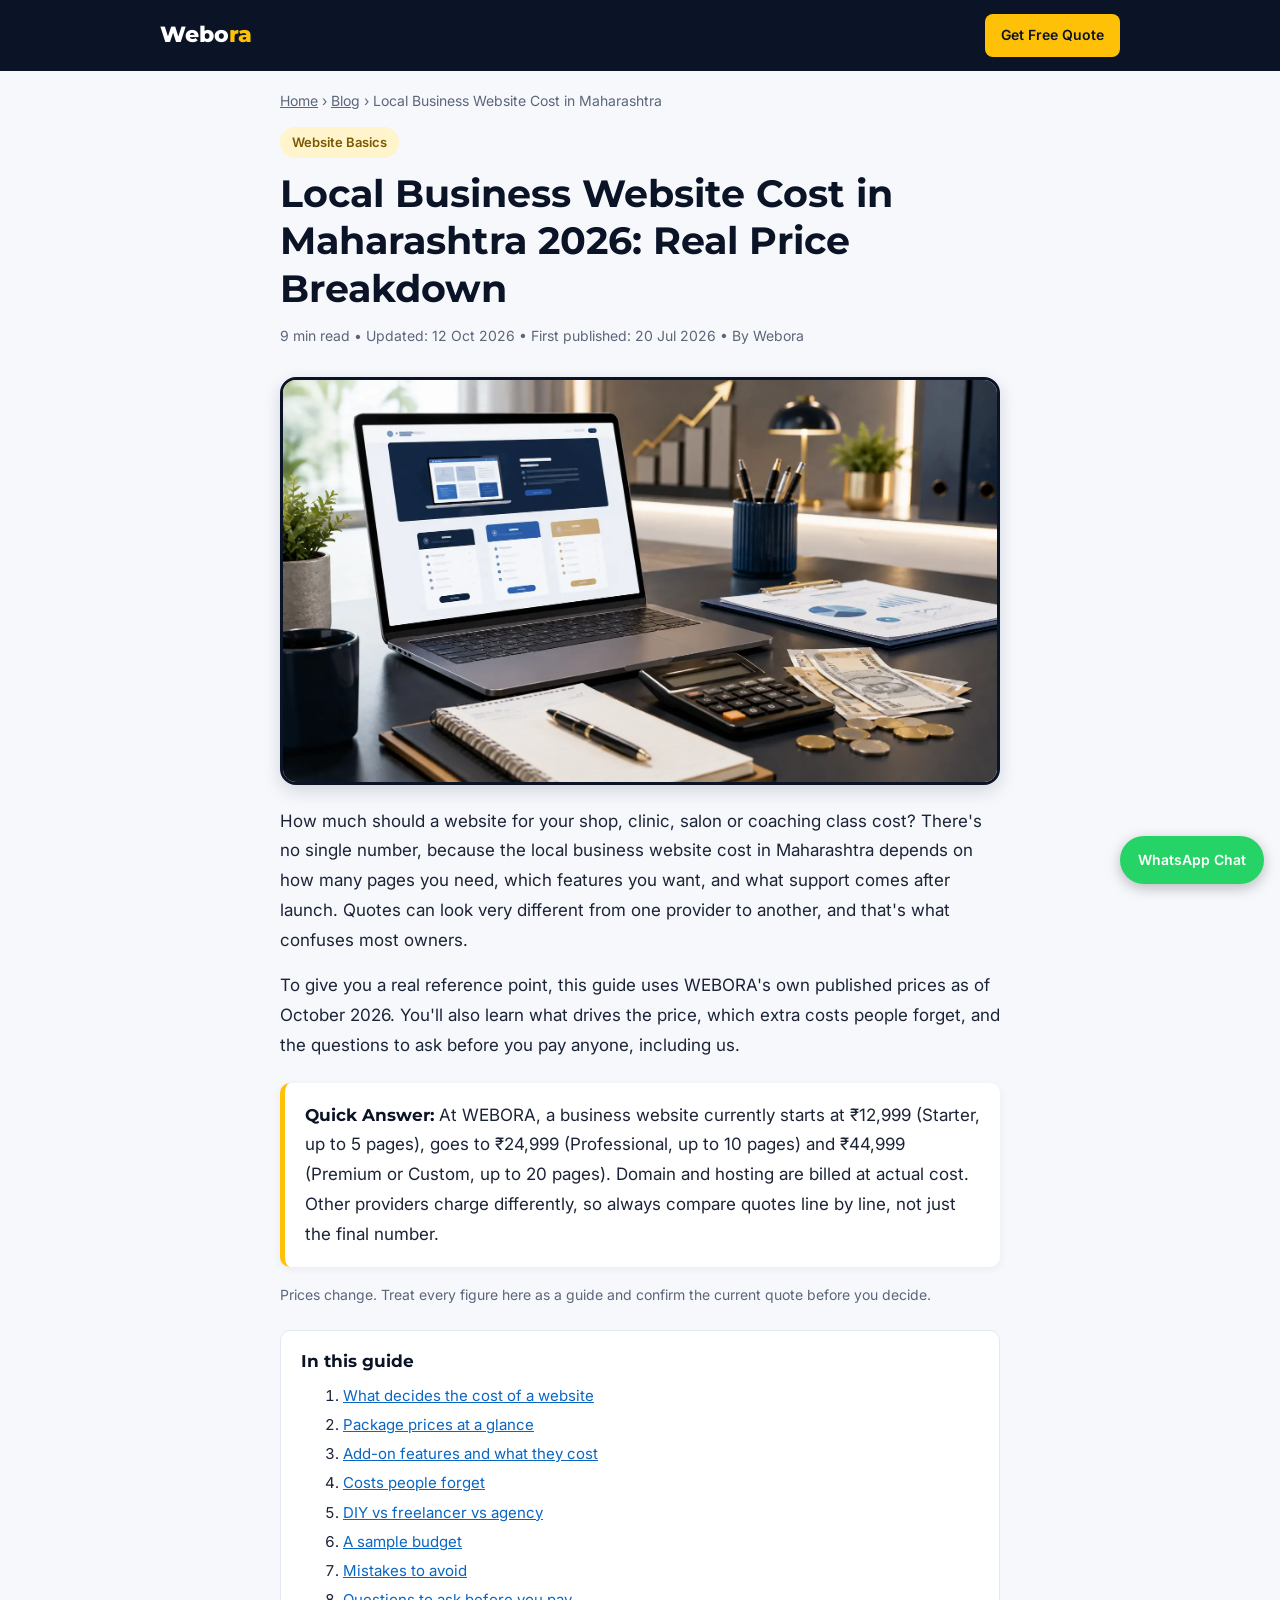
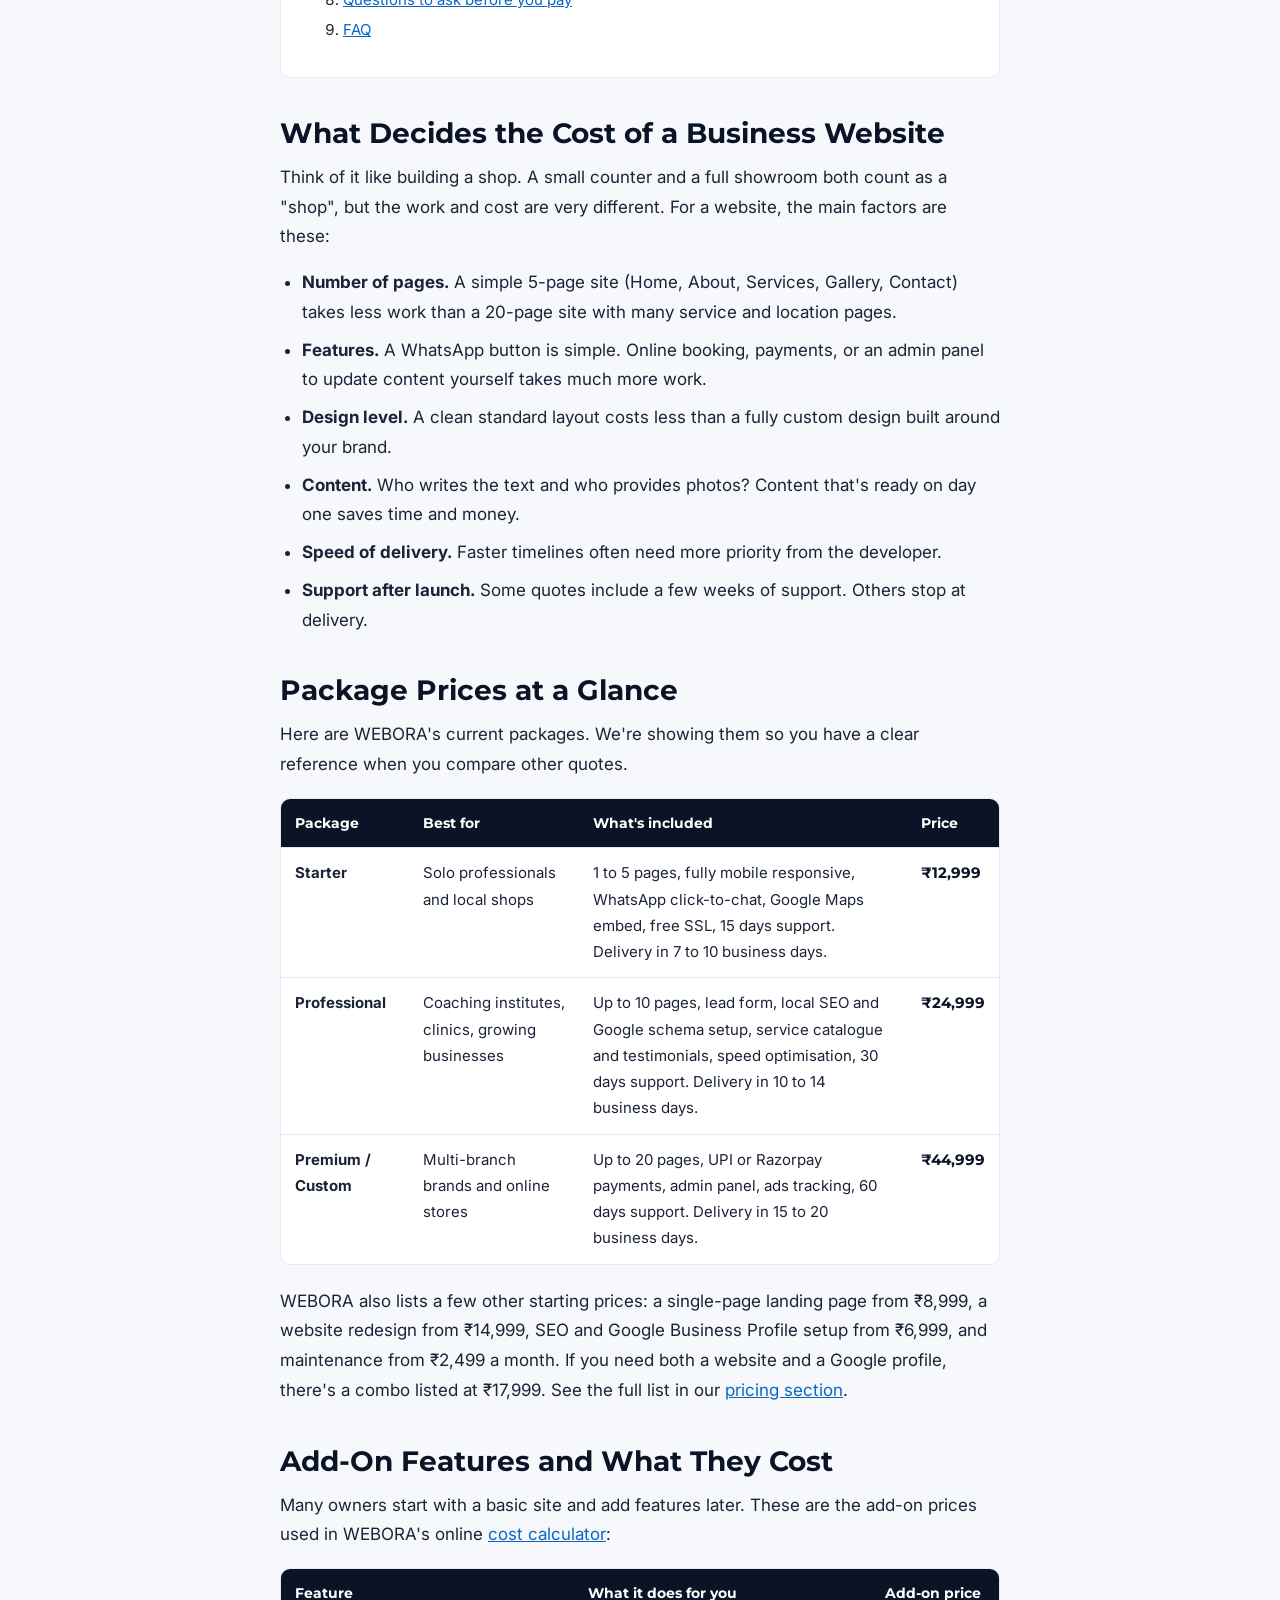
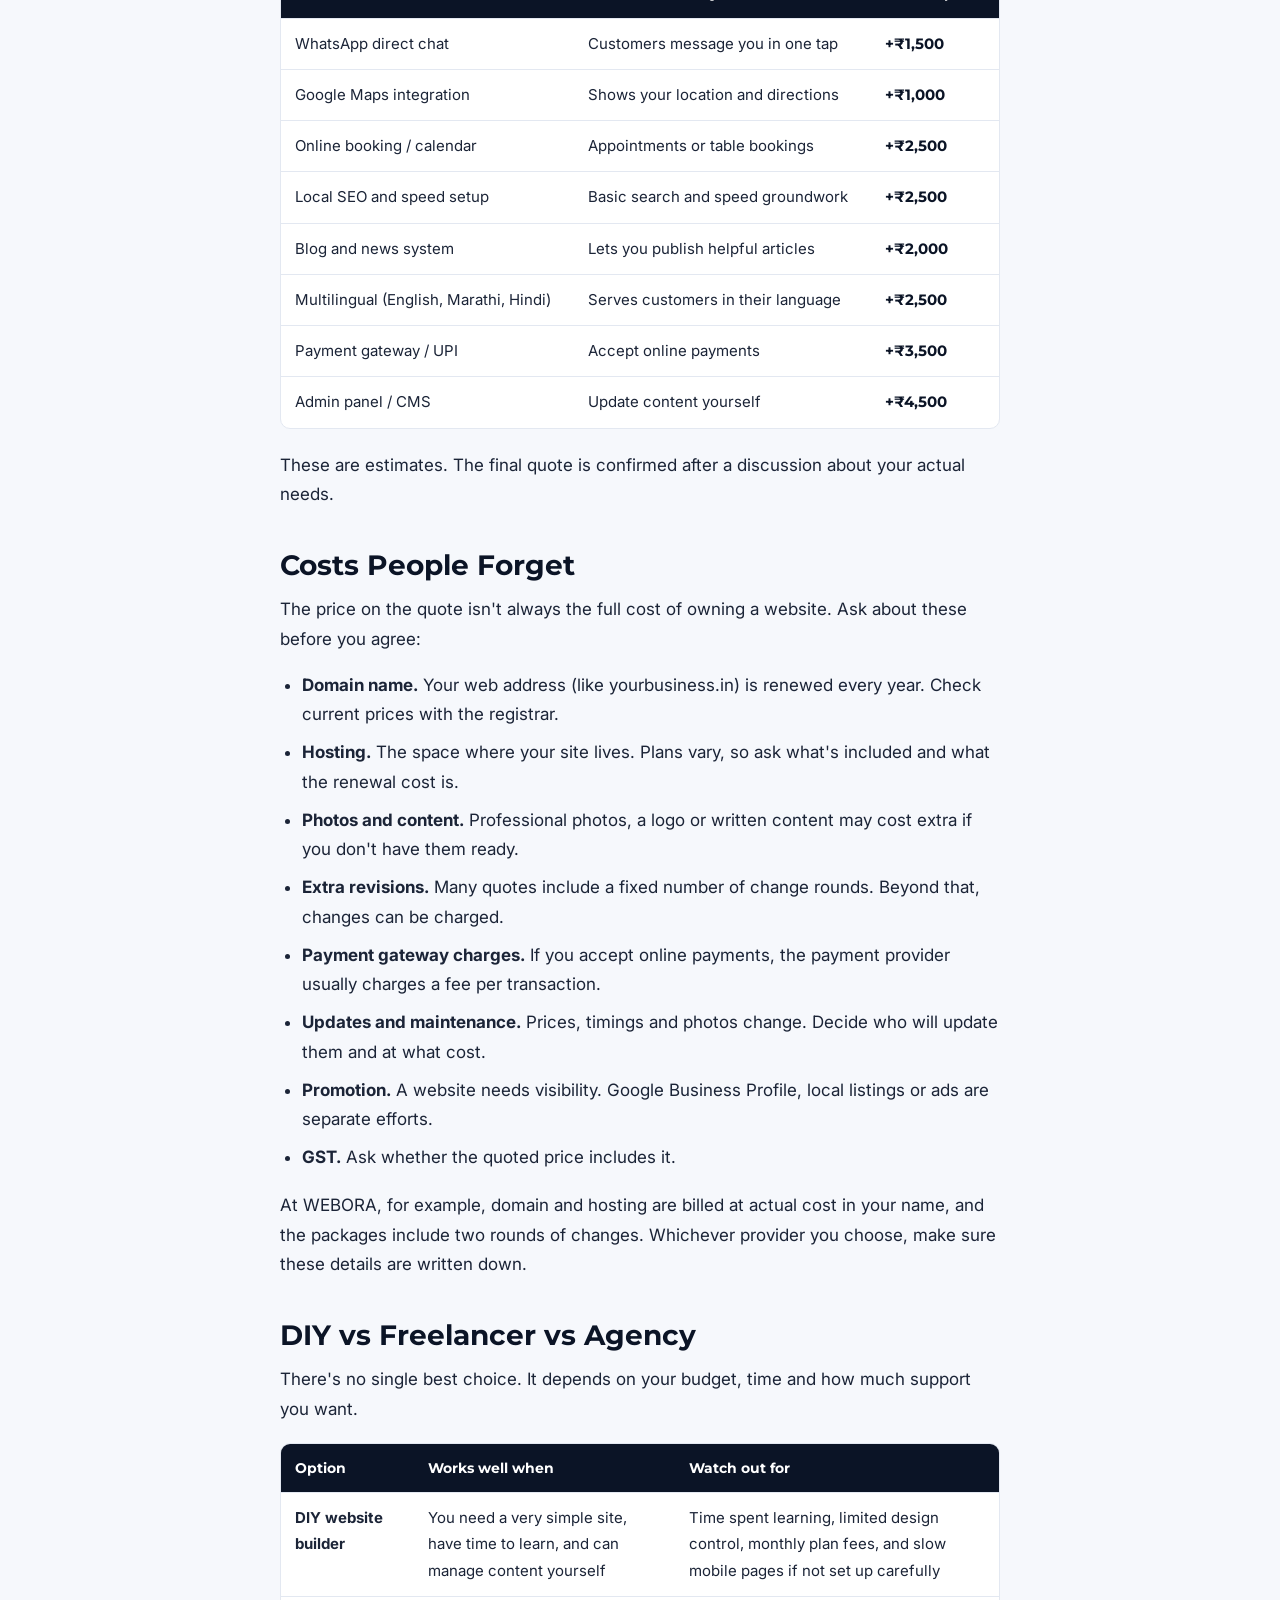
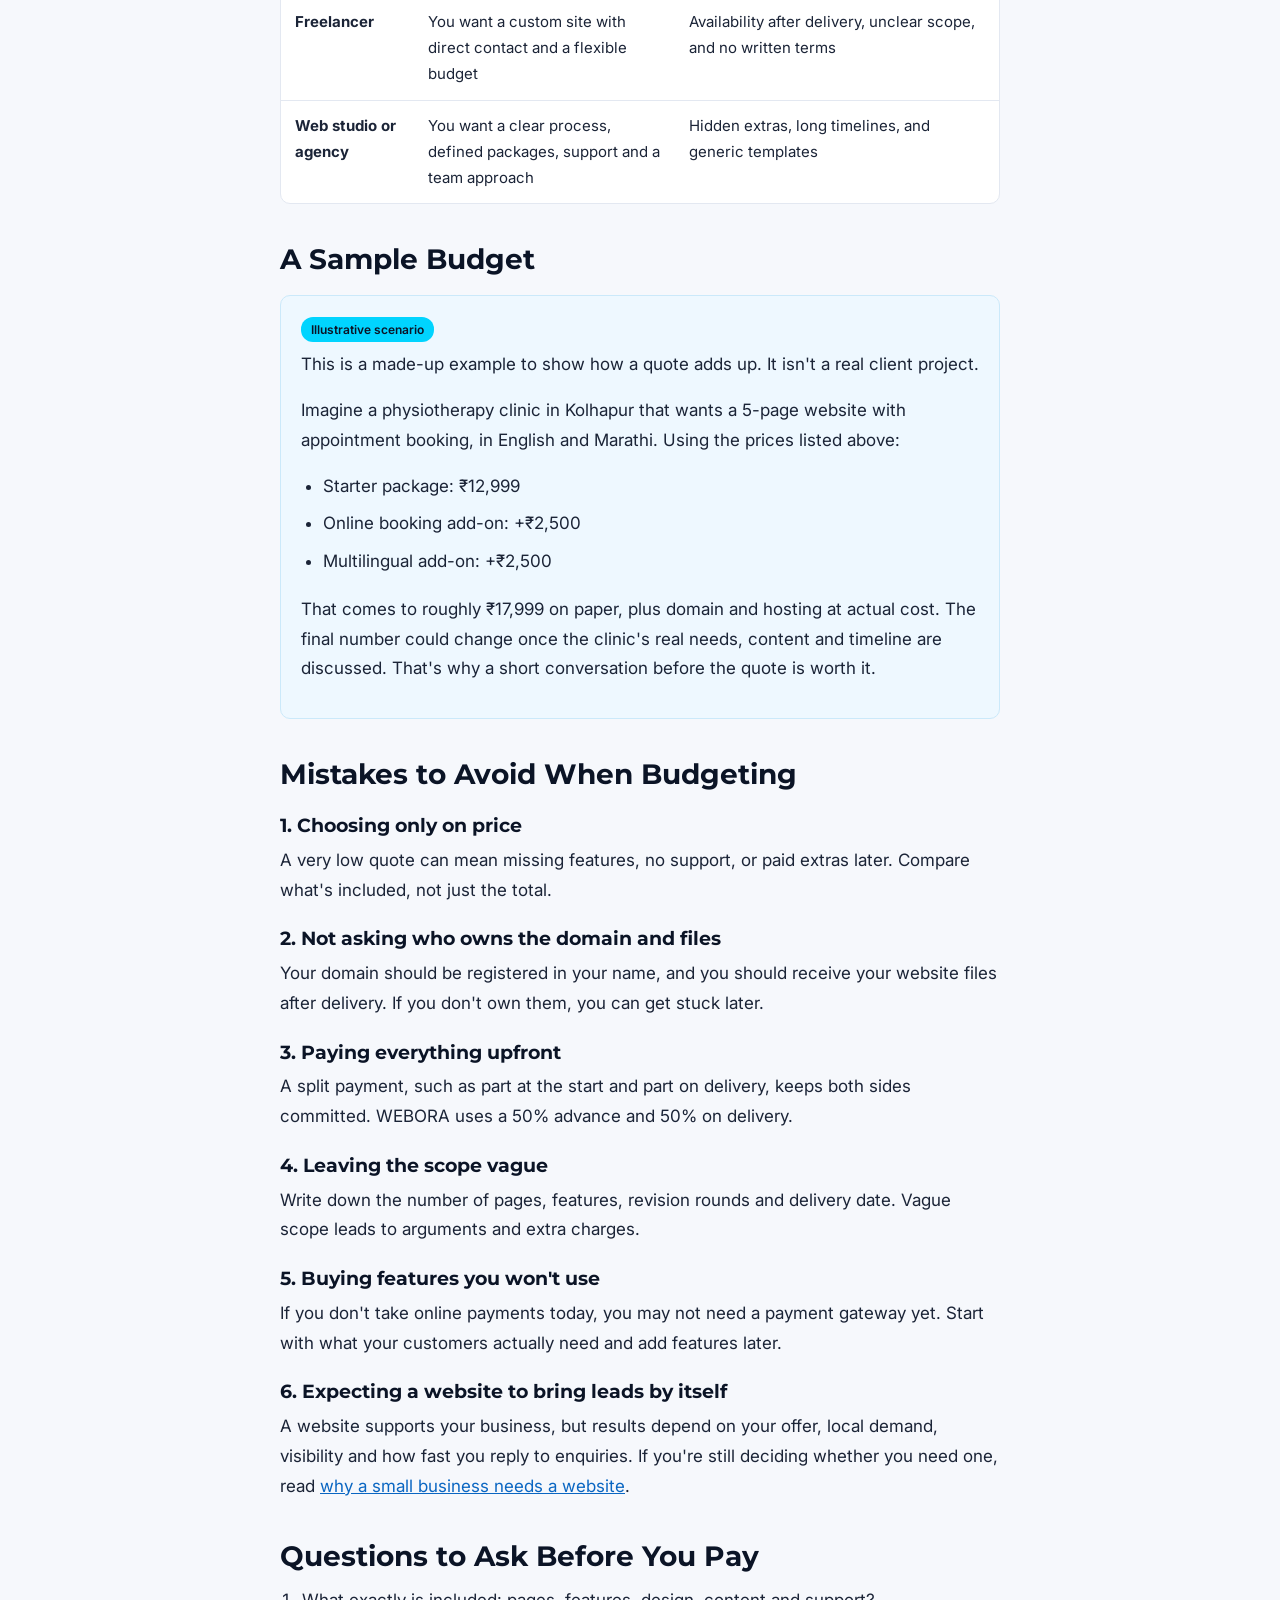
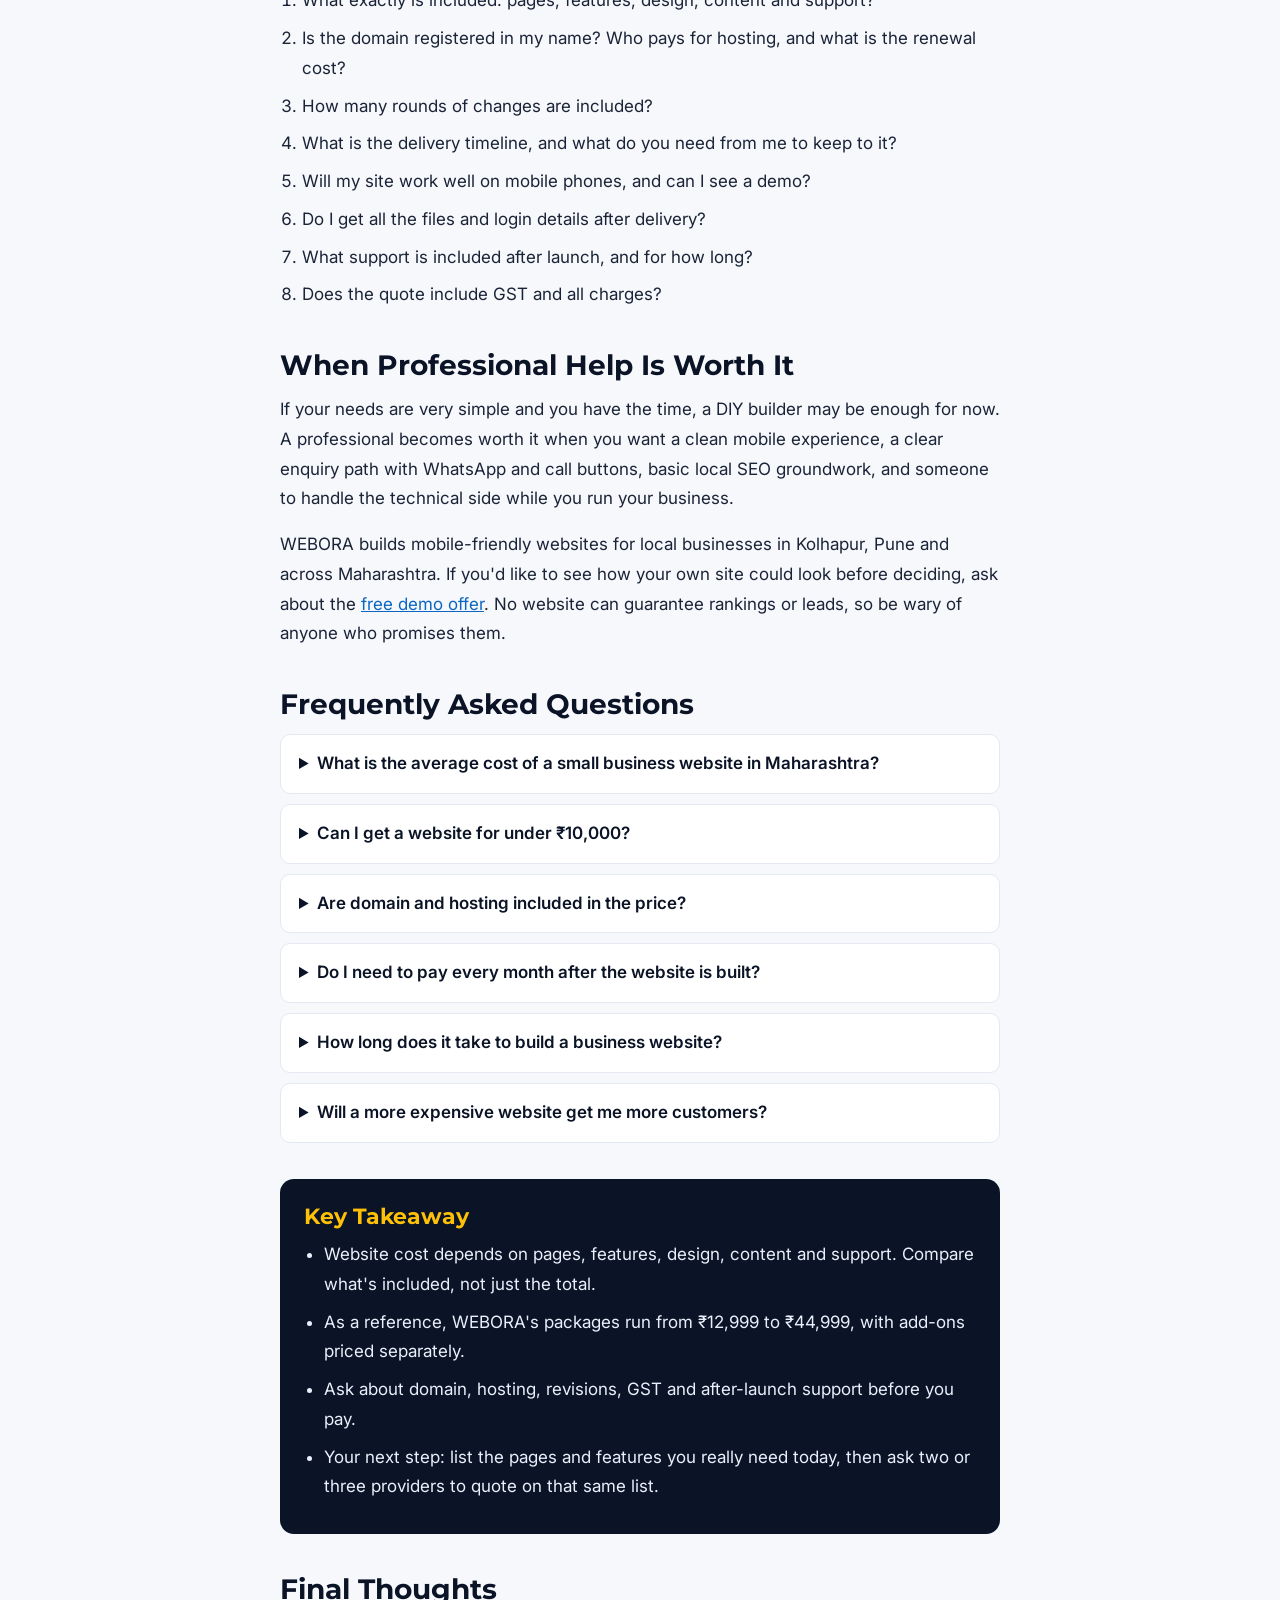
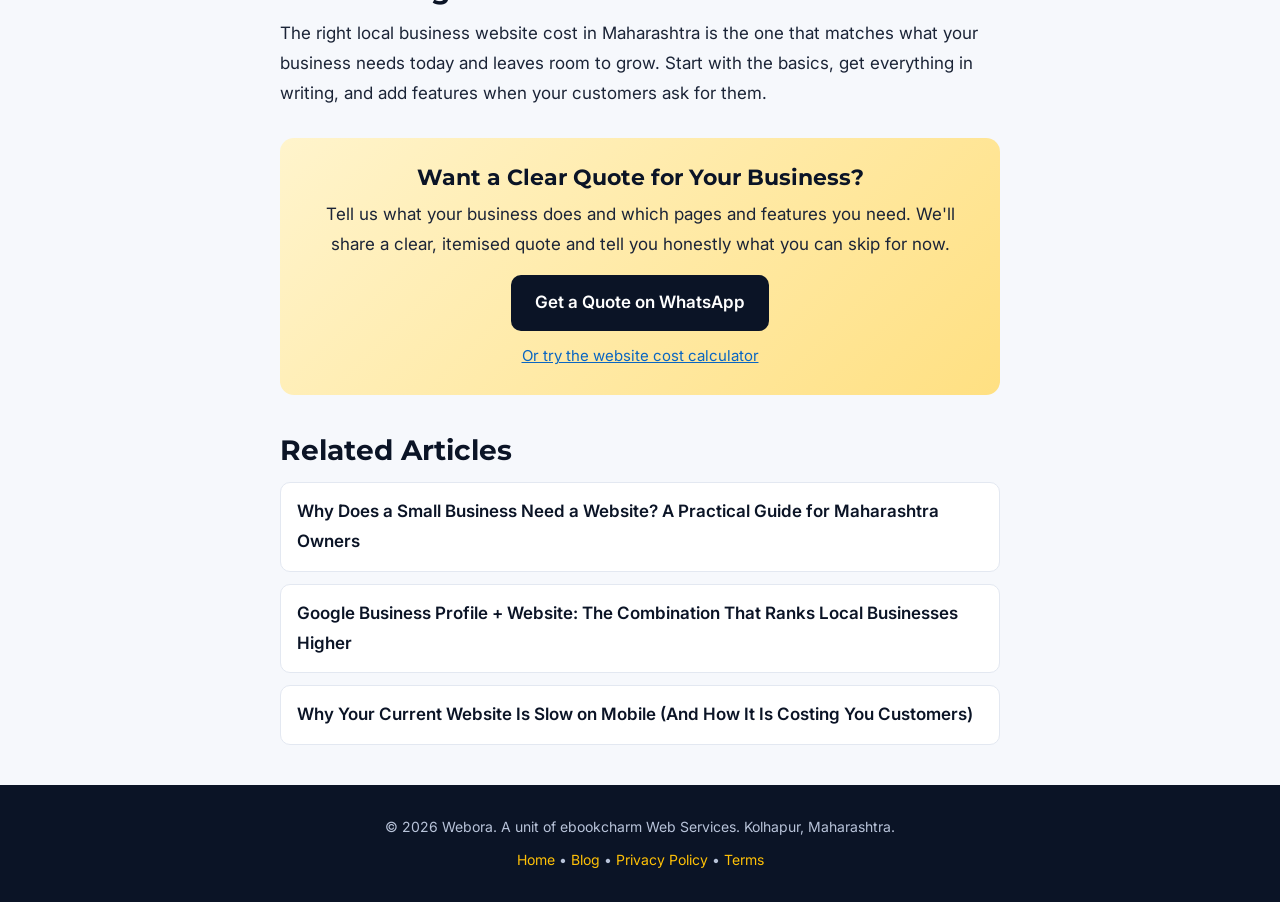
<file: basics-pricing.html>
<!DOCTYPE html>
<html lang="en">
<head>
<meta charset="UTF-8">
<meta name="viewport" content="width=device-width, initial-scale=1.0">
<title>Local Business Website Cost in Maharashtra 2026: Real Price Breakdown | Webora</title>
<meta name="description" content="What does a local business website cost in Maharashtra in 2026? A clear breakdown of packages, add-ons, hidden costs and the questions to ask before you pay.">
<meta name="author" content="Webora">
<meta name="theme-color" content="#0B1426">
<link rel="canonical" href="https://bkandekar.github.io/webora-2/basics-pricing.html">
<meta property="og:type" content="article">
<meta property="og:title" content="Local Business Website Cost in Maharashtra 2026: Real Price Breakdown">
<meta property="og:description" content="Packages, add-ons, hidden costs and smart questions to ask before you pay for a business website.">
<meta property="og:url" content="https://bkandekar.github.io/webora-2/basics-pricing.html">
<meta property="og:image" content="https://bkandekar.github.io/webora-2/images/basics-pricing.webp">
<meta name="twitter:card" content="summary_large_image">
<style>
@import url('https://fonts.googleapis.com/css2?family=Inter:wght@400;500;600&family=Montserrat:wght@600;700;800&display=swap');
:root{--navy:#0B1426;--navy2:#121E36;--gold:#FFC107;--cyan:#00D4FF;--ink:#1B2437;--muted:#5B667A;--bg:#F6F8FC;--card:#FFFFFF;--line:#E3E8F1}
*{box-sizing:border-box;margin:0;padding:0}
html{scroll-behavior:smooth}
img{max-width:100%;height:auto}
body{font-family:'Inter',Arial,sans-serif;color:var(--ink);background:var(--bg);line-height:1.75;font-size:17px}
h1,h2,h3{font-family:'Montserrat',Arial,sans-serif;color:var(--navy);line-height:1.25}
a{color:#0A66C2}
.wrap{max-width:760px;margin:0 auto;padding:0 20px}
header{background:var(--navy);position:sticky;top:0;z-index:20}
.nav{display:flex;align-items:center;justify-content:space-between;gap:12px;padding:14px 20px;max-width:1000px;margin:0 auto}
.logo{font-family:'Montserrat',sans-serif;font-weight:800;font-size:22px;color:#fff;text-decoration:none}
.logo span{color:var(--gold)}
.nav a.btn{background:var(--gold);color:var(--navy);padding:9px 16px;border-radius:8px;font-weight:600;font-size:14px;text-decoration:none;white-space:nowrap}
.crumb{font-size:14px;color:var(--muted);padding:18px 0 0}
.crumb a{color:var(--muted)}
.hero{padding:14px 0 6px}
.tag{display:inline-block;background:#FFF4CC;color:#7A5A00;font-size:13px;font-weight:600;padding:4px 12px;border-radius:20px}
h1{font-size:clamp(27px,6vw,38px);margin:12px 0}
.meta{font-size:14px;color:var(--muted)}
.feature-fig{margin:22px 0;border:3px solid var(--navy);border-radius:16px;overflow:hidden;background:#fff;box-shadow:0 6px 18px rgba(11,20,38,.15)}
.feature-fig img{display:block;width:100%;max-width:100%;height:auto}
.quick{background:var(--card);border-left:5px solid var(--gold);border-radius:10px;padding:18px 20px;margin:22px 0;box-shadow:0 2px 10px rgba(11,20,38,.06)}
.quick strong{font-family:'Montserrat',sans-serif;color:var(--navy)}
.note{font-size:14px;color:var(--muted);margin:-6px 0 18px}
.toc{background:var(--card);border:1px solid var(--line);border-radius:10px;padding:16px 20px;margin:22px 0}
.toc p{font-family:'Montserrat',sans-serif;font-weight:700;margin-bottom:6px;color:var(--navy)}
.toc ol{padding-left:20px;font-size:15px}
.toc li{margin:3px 0}
article h2{font-size:clamp(22px,4.5vw,28px);margin:38px 0 12px}
article h3{font-size:19px;margin:22px 0 8px}
article p{margin:0 0 16px}
article ul,article ol{margin:0 0 18px 22px}
article li{margin-bottom:8px}
.tablewrap{overflow-x:auto;margin:18px 0 22px;border:1px solid var(--line);border-radius:10px;background:var(--card)}
table{border-collapse:collapse;width:100%;min-width:560px;font-size:15px}
th{background:var(--navy);color:#fff;text-align:left;padding:12px 14px;font-family:'Montserrat',sans-serif;font-size:14px}
td{padding:12px 14px;border-top:1px solid var(--line);vertical-align:top}
.price{font-family:'Montserrat',sans-serif;font-weight:700;color:var(--navy);white-space:nowrap}
.example{background:#EEF8FF;border:1px solid #CBE9FA;border-radius:10px;padding:18px 20px;margin:18px 0}
.example .lbl{display:inline-block;font-size:12px;font-weight:600;background:var(--cyan);color:var(--navy);padding:2px 10px;border-radius:12px;margin-bottom:8px}
details{background:var(--card);border:1px solid var(--line);border-radius:10px;margin:10px 0;padding:14px 18px}
summary{cursor:pointer;font-weight:600;color:var(--navy)}
details p{margin:10px 0 0}
.takeaway{background:var(--navy);color:#EAF0FB;border-radius:14px;padding:24px;margin:36px 0}
.takeaway h2{color:var(--gold);margin:0 0 10px;font-size:22px}
.takeaway ul{margin:0 0 0 20px}
.cta{background:linear-gradient(135deg,#FFF4CC,#FFE082);border-radius:14px;padding:26px 22px;margin:30px 0;text-align:center}
.cta h2{margin:0 0 8px;font-size:22px}
.cta p{margin-bottom:16px}
.cta a.go{display:inline-block;background:var(--navy);color:#fff;text-decoration:none;font-weight:600;padding:13px 24px;border-radius:10px}
.cta a.sec{display:block;margin-top:12px;font-size:15px}
.related{display:grid;gap:12px;margin:14px 0 40px}
.related a{display:block;background:var(--card);border:1px solid var(--line);border-radius:10px;padding:14px 16px;text-decoration:none;color:var(--navy);font-weight:600}
.related a:hover{border-color:var(--gold)}
footer{background:var(--navy);color:#B8C3D9;padding:30px 20px;text-align:center;font-size:14px}
footer a{color:var(--gold);text-decoration:none}
.wa{position:fixed;right:16px;bottom:16px;background:#25D366;color:#fff;text-decoration:none;font-weight:600;font-size:14px;padding:12px 18px;border-radius:30px;box-shadow:0 4px 14px rgba(0,0,0,.25);z-index:30}
@media(max-width:480px){body{font-size:16.5px}}
</style>
</head>
<body>

<header>
  <div class="nav">
    <a class="logo" href="index.html">Webo<span>ra</span></a>
    <a class="btn" href="https://wa.me/918329931123?text=Hello%20Webora%2C%20I%20would%20like%20to%20get%20a%20free%20quote%20for%20my%20business%20website.">Get Free Quote</a>
  </div>
</header>

<main class="wrap">

  <nav class="crumb" aria-label="Breadcrumb">
    <a href="index.html">Home</a> &rsaquo; <a href="index.html#blog">Blog</a> &rsaquo; Local Business Website Cost in Maharashtra
  </nav>

  <section class="hero">
    <span class="tag">Website Basics</span>
    <h1>Local Business Website Cost in Maharashtra 2026: Real Price Breakdown</h1>
    <p class="meta">9 min read &bull; Updated: 12 Oct 2026 &bull; First published: 20 Jul 2026 &bull; By Webora</p>
  </section>

  <figure class="feature-fig">
    <img src="images/basics-pricing.webp" alt="Calculator and rupee coins representing website pricing">
  </figure>

  <article>

    <p>How much should a website for your shop, clinic, salon or coaching class cost? There's no single number, because the local business website cost in Maharashtra depends on how many pages you need, which features you want, and what support comes after launch. Quotes can look very different from one provider to another, and that's what confuses most owners.</p>

    <p>To give you a real reference point, this guide uses WEBORA's own published prices as of October 2026. You'll also learn what drives the price, which extra costs people forget, and the questions to ask before you pay anyone, including us.</p>

    <div class="quick">
      <strong>Quick Answer:</strong> At WEBORA, a business website currently starts at ₹12,999 (Starter, up to 5 pages), goes to ₹24,999 (Professional, up to 10 pages) and ₹44,999 (Premium or Custom, up to 20 pages). Domain and hosting are billed at actual cost. Other providers charge differently, so always compare quotes line by line, not just the final number.
    </div>
    <p class="note">Prices change. Treat every figure here as a guide and confirm the current quote before you decide.</p>

    <nav class="toc" aria-label="Table of contents">
      <p>In this guide</p>
      <ol>
        <li><a href="#what-decides">What decides the cost of a website</a></li>
        <li><a href="#packages">Package prices at a glance</a></li>
        <li><a href="#addons">Add-on features and what they cost</a></li>
        <li><a href="#hidden">Costs people forget</a></li>
        <li><a href="#options">DIY vs freelancer vs agency</a></li>
        <li><a href="#example">A sample budget</a></li>
        <li><a href="#mistakes">Mistakes to avoid</a></li>
        <li><a href="#questions">Questions to ask before you pay</a></li>
        <li><a href="#faq">FAQ</a></li>
      </ol>
    </nav>

    <h2 id="what-decides">What Decides the Cost of a Business Website</h2>

    <p>Think of it like building a shop. A small counter and a full showroom both count as a "shop", but the work and cost are very different. For a website, the main factors are these:</p>

    <ul>
      <li><strong>Number of pages.</strong> A simple 5-page site (Home, About, Services, Gallery, Contact) takes less work than a 20-page site with many service and location pages.</li>
      <li><strong>Features.</strong> A WhatsApp button is simple. Online booking, payments, or an admin panel to update content yourself takes much more work.</li>
      <li><strong>Design level.</strong> A clean standard layout costs less than a fully custom design built around your brand.</li>
      <li><strong>Content.</strong> Who writes the text and who provides photos? Content that's ready on day one saves time and money.</li>
      <li><strong>Speed of delivery.</strong> Faster timelines often need more priority from the developer.</li>
      <li><strong>Support after launch.</strong> Some quotes include a few weeks of support. Others stop at delivery.</li>
    </ul>

    <h2 id="packages">Package Prices at a Glance</h2>

    <p>Here are WEBORA's current packages. We're showing them so you have a clear reference when you compare other quotes.</p>

    <div class="tablewrap">
      <table>
        <thead>
          <tr><th>Package</th><th>Best for</th><th>What's included</th><th>Price</th></tr>
        </thead>
        <tbody>
          <tr>
            <td><strong>Starter</strong></td>
            <td>Solo professionals and local shops</td>
            <td>1 to 5 pages, fully mobile responsive, WhatsApp click-to-chat, Google Maps embed, free SSL, 15 days support. Delivery in 7 to 10 business days.</td>
            <td class="price">₹12,999</td>
          </tr>
          <tr>
            <td><strong>Professional</strong></td>
            <td>Coaching institutes, clinics, growing businesses</td>
            <td>Up to 10 pages, lead form, local SEO and Google schema setup, service catalogue and testimonials, speed optimisation, 30 days support. Delivery in 10 to 14 business days.</td>
            <td class="price">₹24,999</td>
          </tr>
          <tr>
            <td><strong>Premium / Custom</strong></td>
            <td>Multi-branch brands and online stores</td>
            <td>Up to 20 pages, UPI or Razorpay payments, admin panel, ads tracking, 60 days support. Delivery in 15 to 20 business days.</td>
            <td class="price">₹44,999</td>
          </tr>
        </tbody>
      </table>
    </div>

    <p>WEBORA also lists a few other starting prices: a single-page landing page from ₹8,999, a website redesign from ₹14,999, SEO and Google Business Profile setup from ₹6,999, and maintenance from ₹2,499 a month. If you need both a website and a Google profile, there's a combo listed at ₹17,999. See the full list in our <a href="index.html#pricing">pricing section</a>.</p>

    <h2 id="addons">Add-On Features and What They Cost</h2>

    <p>Many owners start with a basic site and add features later. These are the add-on prices used in WEBORA's online <a href="index.html#calculator">cost calculator</a>:</p>

    <div class="tablewrap">
      <table>
        <thead>
          <tr><th>Feature</th><th>What it does for you</th><th>Add-on price</th></tr>
        </thead>
        <tbody>
          <tr><td>WhatsApp direct chat</td><td>Customers message you in one tap</td><td class="price">+₹1,500</td></tr>
          <tr><td>Google Maps integration</td><td>Shows your location and directions</td><td class="price">+₹1,000</td></tr>
          <tr><td>Online booking / calendar</td><td>Appointments or table bookings</td><td class="price">+₹2,500</td></tr>
          <tr><td>Local SEO and speed setup</td><td>Basic search and speed groundwork</td><td class="price">+₹2,500</td></tr>
          <tr><td>Blog and news system</td><td>Lets you publish helpful articles</td><td class="price">+₹2,000</td></tr>
          <tr><td>Multilingual (English, Marathi, Hindi)</td><td>Serves customers in their language</td><td class="price">+₹2,500</td></tr>
          <tr><td>Payment gateway / UPI</td><td>Accept online payments</td><td class="price">+₹3,500</td></tr>
          <tr><td>Admin panel / CMS</td><td>Update content yourself</td><td class="price">+₹4,500</td></tr>
        </tbody>
      </table>
    </div>

    <p>These are estimates. The final quote is confirmed after a discussion about your actual needs.</p>

    <h2 id="hidden">Costs People Forget</h2>

    <p>The price on the quote isn't always the full cost of owning a website. Ask about these before you agree:</p>

    <ul>
      <li><strong>Domain name.</strong> Your web address (like yourbusiness.in) is renewed every year. Check current prices with the registrar.</li>
      <li><strong>Hosting.</strong> The space where your site lives. Plans vary, so ask what's included and what the renewal cost is.</li>
      <li><strong>Photos and content.</strong> Professional photos, a logo or written content may cost extra if you don't have them ready.</li>
      <li><strong>Extra revisions.</strong> Many quotes include a fixed number of change rounds. Beyond that, changes can be charged.</li>
      <li><strong>Payment gateway charges.</strong> If you accept online payments, the payment provider usually charges a fee per transaction.</li>
      <li><strong>Updates and maintenance.</strong> Prices, timings and photos change. Decide who will update them and at what cost.</li>
      <li><strong>Promotion.</strong> A website needs visibility. Google Business Profile, local listings or ads are separate efforts.</li>
      <li><strong>GST.</strong> Ask whether the quoted price includes it.</li>
    </ul>

    <p>At WEBORA, for example, domain and hosting are billed at actual cost in your name, and the packages include two rounds of changes. Whichever provider you choose, make sure these details are written down.</p>

    <h2 id="options">DIY vs Freelancer vs Agency</h2>

    <p>There's no single best choice. It depends on your budget, time and how much support you want.</p>

    <div class="tablewrap">
      <table>
        <thead>
          <tr><th>Option</th><th>Works well when</th><th>Watch out for</th></tr>
        </thead>
        <tbody>
          <tr>
            <td><strong>DIY website builder</strong></td>
            <td>You need a very simple site, have time to learn, and can manage content yourself</td>
            <td>Time spent learning, limited design control, monthly plan fees, and slow mobile pages if not set up carefully</td>
          </tr>
          <tr>
            <td><strong>Freelancer</strong></td>
            <td>You want a custom site with direct contact and a flexible budget</td>
            <td>Availability after delivery, unclear scope, and no written terms</td>
          </tr>
          <tr>
            <td><strong>Web studio or agency</strong></td>
            <td>You want a clear process, defined packages, support and a team approach</td>
            <td>Hidden extras, long timelines, and generic templates</td>
          </tr>
        </tbody>
      </table>
    </div>

    <h2 id="example">A Sample Budget</h2>

    <div class="example">
      <span class="lbl">Illustrative scenario</span>
      <p>This is a made-up example to show how a quote adds up. It isn't a real client project.</p>
      <p>Imagine a physiotherapy clinic in Kolhapur that wants a 5-page website with appointment booking, in English and Marathi. Using the prices listed above:</p>
      <ul>
        <li>Starter package: ₹12,999</li>
        <li>Online booking add-on: +₹2,500</li>
        <li>Multilingual add-on: +₹2,500</li>
      </ul>
      <p>That comes to roughly ₹17,999 on paper, plus domain and hosting at actual cost. The final number could change once the clinic's real needs, content and timeline are discussed. That's why a short conversation before the quote is worth it.</p>
    </div>

    <h2 id="mistakes">Mistakes to Avoid When Budgeting</h2>

    <h3>1. Choosing only on price</h3>
    <p>A very low quote can mean missing features, no support, or paid extras later. Compare what's included, not just the total.</p>

    <h3>2. Not asking who owns the domain and files</h3>
    <p>Your domain should be registered in your name, and you should receive your website files after delivery. If you don't own them, you can get stuck later.</p>

    <h3>3. Paying everything upfront</h3>
    <p>A split payment, such as part at the start and part on delivery, keeps both sides committed. WEBORA uses a 50% advance and 50% on delivery.</p>

    <h3>4. Leaving the scope vague</h3>
    <p>Write down the number of pages, features, revision rounds and delivery date. Vague scope leads to arguments and extra charges.</p>

    <h3>5. Buying features you won't use</h3>
    <p>If you don't take online payments today, you may not need a payment gateway yet. Start with what your customers actually need and add features later.</p>

    <h3>6. Expecting a website to bring leads by itself</h3>
    <p>A website supports your business, but results depend on your offer, local demand, visibility and how fast you reply to enquiries. If you're still deciding whether you need one, read <a href="basics-why-small-business-needs-website.html">why a small business needs a website</a>.</p>

    <h2 id="questions">Questions to Ask Before You Pay</h2>

    <ol>
      <li>What exactly is included: pages, features, design, content and support?</li>
      <li>Is the domain registered in my name? Who pays for hosting, and what is the renewal cost?</li>
      <li>How many rounds of changes are included?</li>
      <li>What is the delivery timeline, and what do you need from me to keep to it?</li>
      <li>Will my site work well on mobile phones, and can I see a demo?</li>
      <li>Do I get all the files and login details after delivery?</li>
      <li>What support is included after launch, and for how long?</li>
      <li>Does the quote include GST and all charges?</li>
    </ol>

    <h2 id="help">When Professional Help Is Worth It</h2>

    <p>If your needs are very simple and you have the time, a DIY builder may be enough for now. A professional becomes worth it when you want a clean mobile experience, a clear enquiry path with WhatsApp and call buttons, basic local SEO groundwork, and someone to handle the technical side while you run your business.</p>

    <p>WEBORA builds mobile-friendly websites for local businesses in Kolhapur, Pune and across Maharashtra. If you'd like to see how your own site could look before deciding, ask about the <a href="index.html#pricing">free demo offer</a>. No website can guarantee rankings or leads, so be wary of anyone who promises them.</p>

    <h2 id="faq">Frequently Asked Questions</h2>

    <details>
      <summary>What is the average cost of a small business website in Maharashtra?</summary>
      <p>There isn't one fixed average, because it depends on pages, features and support. As a reference, WEBORA's packages currently start at ₹12,999. Always compare quotes by what's included.</p>
    </details>
    <details>
      <summary>Can I get a website for under ₹10,000?</summary>
      <p>It's possible for a very simple single-page site. WEBORA's landing page, for example, is listed from ₹8,999. Check what's included, such as mobile design, domain, hosting and support, before you decide.</p>
    </details>
    <details>
      <summary>Are domain and hosting included in the price?</summary>
      <p>It depends on the provider, so ask. At WEBORA, domain and hosting are billed at actual cost and registered in your name.</p>
    </details>
    <details>
      <summary>Do I need to pay every month after the website is built?</summary>
      <p>Not always. You'll usually pay yearly for the domain and hosting. Monthly maintenance is optional, but useful if you want regular updates and monitoring.</p>
    </details>
    <details>
      <summary>How long does it take to build a business website?</summary>
      <p>It depends on the number of pages and how quickly you share content. WEBORA's packages list delivery between 7 and 20 business days.</p>
    </details>
    <details>
      <summary>Will a more expensive website get me more customers?</summary>
      <p>Not automatically. Results depend on your offer, local demand, Google visibility and your follow-up. Spend on what your customers need, not on features that look impressive.</p>
    </details>

    <section class="takeaway">
      <h2>Key Takeaway</h2>
      <ul>
        <li>Website cost depends on pages, features, design, content and support. Compare what's included, not just the total.</li>
        <li>As a reference, WEBORA's packages run from ₹12,999 to ₹44,999, with add-ons priced separately.</li>
        <li>Ask about domain, hosting, revisions, GST and after-launch support before you pay.</li>
        <li>Your next step: list the pages and features you really need today, then ask two or three providers to quote on that same list.</li>
      </ul>
    </section>

    <h2>Final Thoughts</h2>

    <p>The right local business website cost in Maharashtra is the one that matches what your business needs today and leaves room to grow. Start with the basics, get everything in writing, and add features when your customers ask for them.</p>

    <div class="cta">
      <h2>Want a Clear Quote for Your Business?</h2>
      <p>Tell us what your business does and which pages and features you need. We'll share a clear, itemised quote and tell you honestly what you can skip for now.</p>
      <a class="go" href="https://wa.me/918329931123?text=Hello%20Webora%2C%20I%20read%20your%20website%20cost%20guide.%20I%20would%20like%20a%20quote%20for%20my%20business%20website.">Get a Quote on WhatsApp</a>
      <a class="sec" href="index.html#calculator">Or try the website cost calculator</a>
    </div>

    <h2>Related Articles</h2>
    <div class="related">
      <a href="basics-why-small-business-needs-website.html">Why Does a Small Business Need a Website? A Practical Guide for Maharashtra Owners</a>
      <a href="more-customers-gbp.html">Google Business Profile + Website: The Combination That Ranks Local Businesses Higher</a>
      <a href="more-customers-speed.html">Why Your Current Website Is Slow on Mobile (And How It Is Costing You Customers)</a>
    </div>

  </article>
</main>

<footer>
  <p>&copy; 2026 Webora. A unit of ebookcharm Web Services. Kolhapur, Maharashtra.</p>
  <p style="margin-top:8px"><a href="index.html">Home</a> &bull; <a href="index.html#blog">Blog</a> &bull; <a href="privacy-policy.html">Privacy Policy</a> &bull; <a href="terms-and-conditions.html">Terms</a></p>
</footer>

<a class="wa" href="https://wa.me/918329931123?text=Hello%20Webora!%20I%20would%20like%20to%20discuss%20a%20website.">WhatsApp Chat</a>

</body>
</html>
</file>
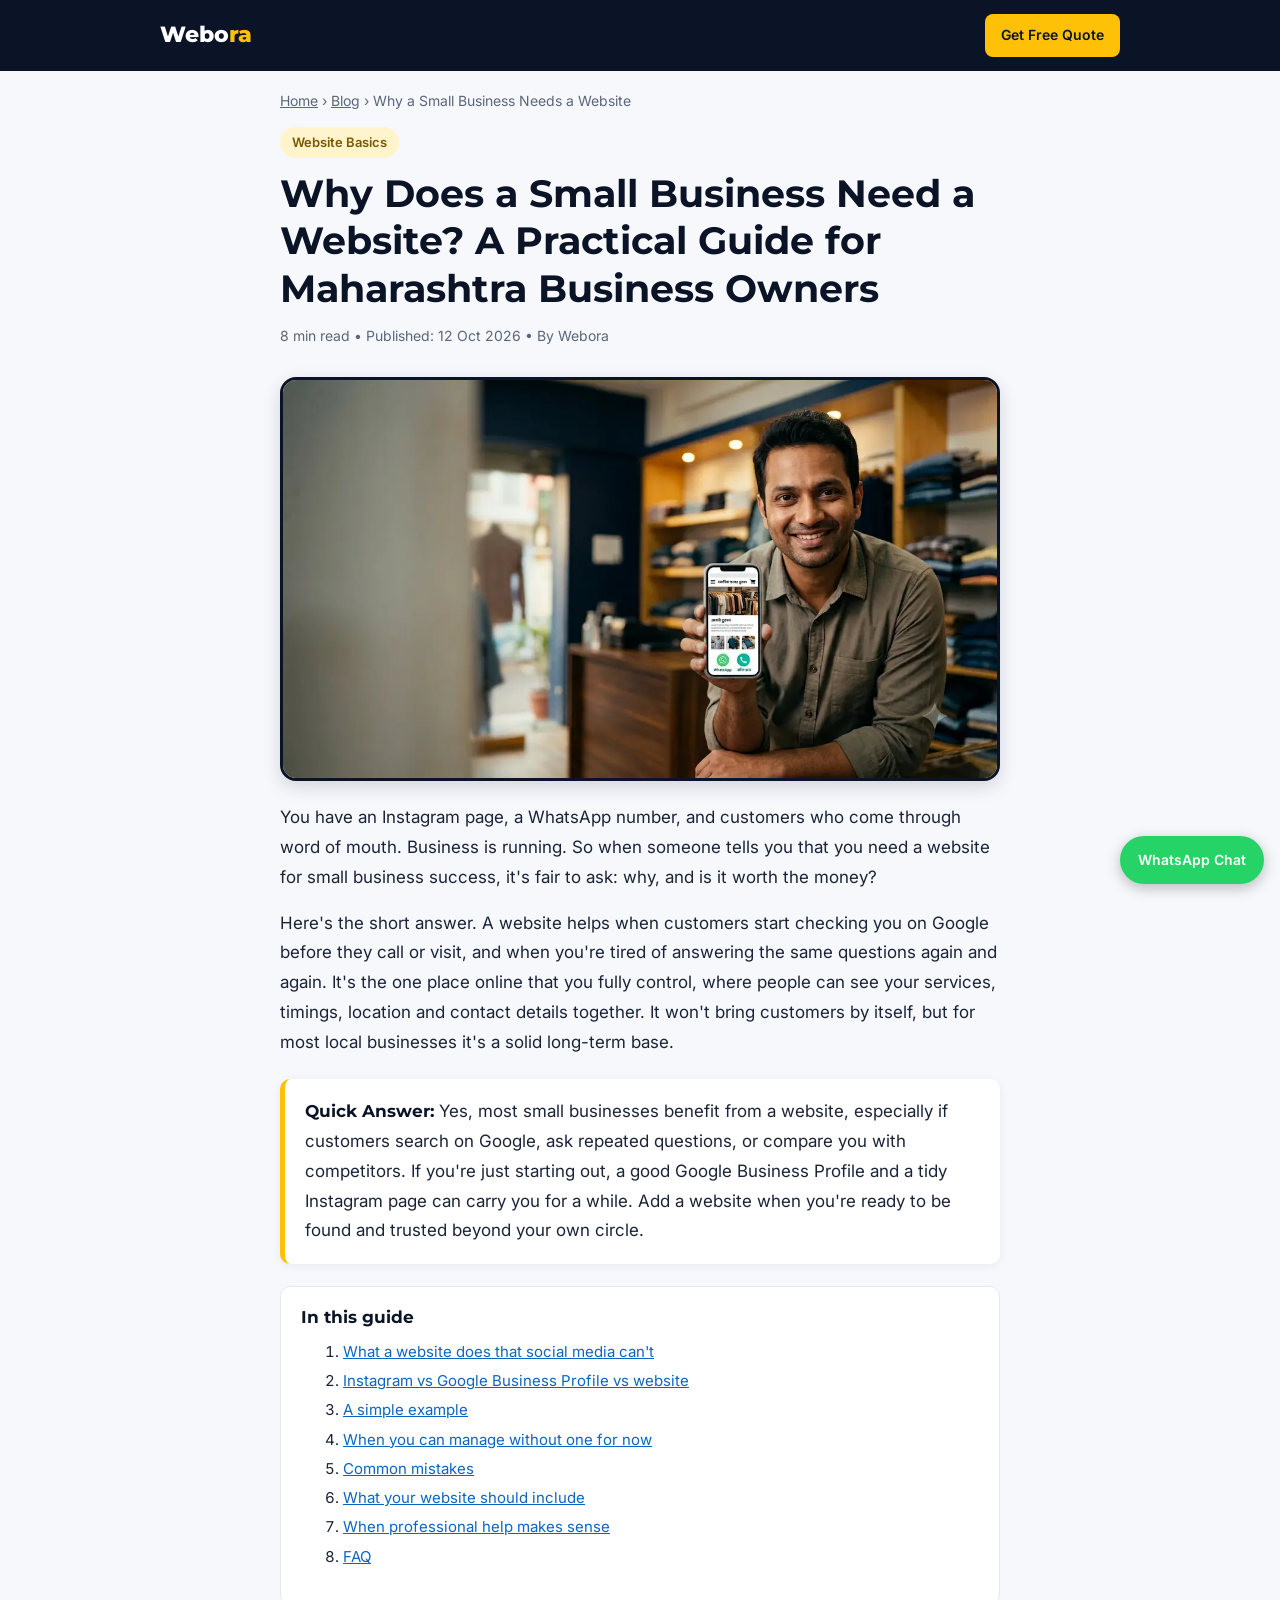
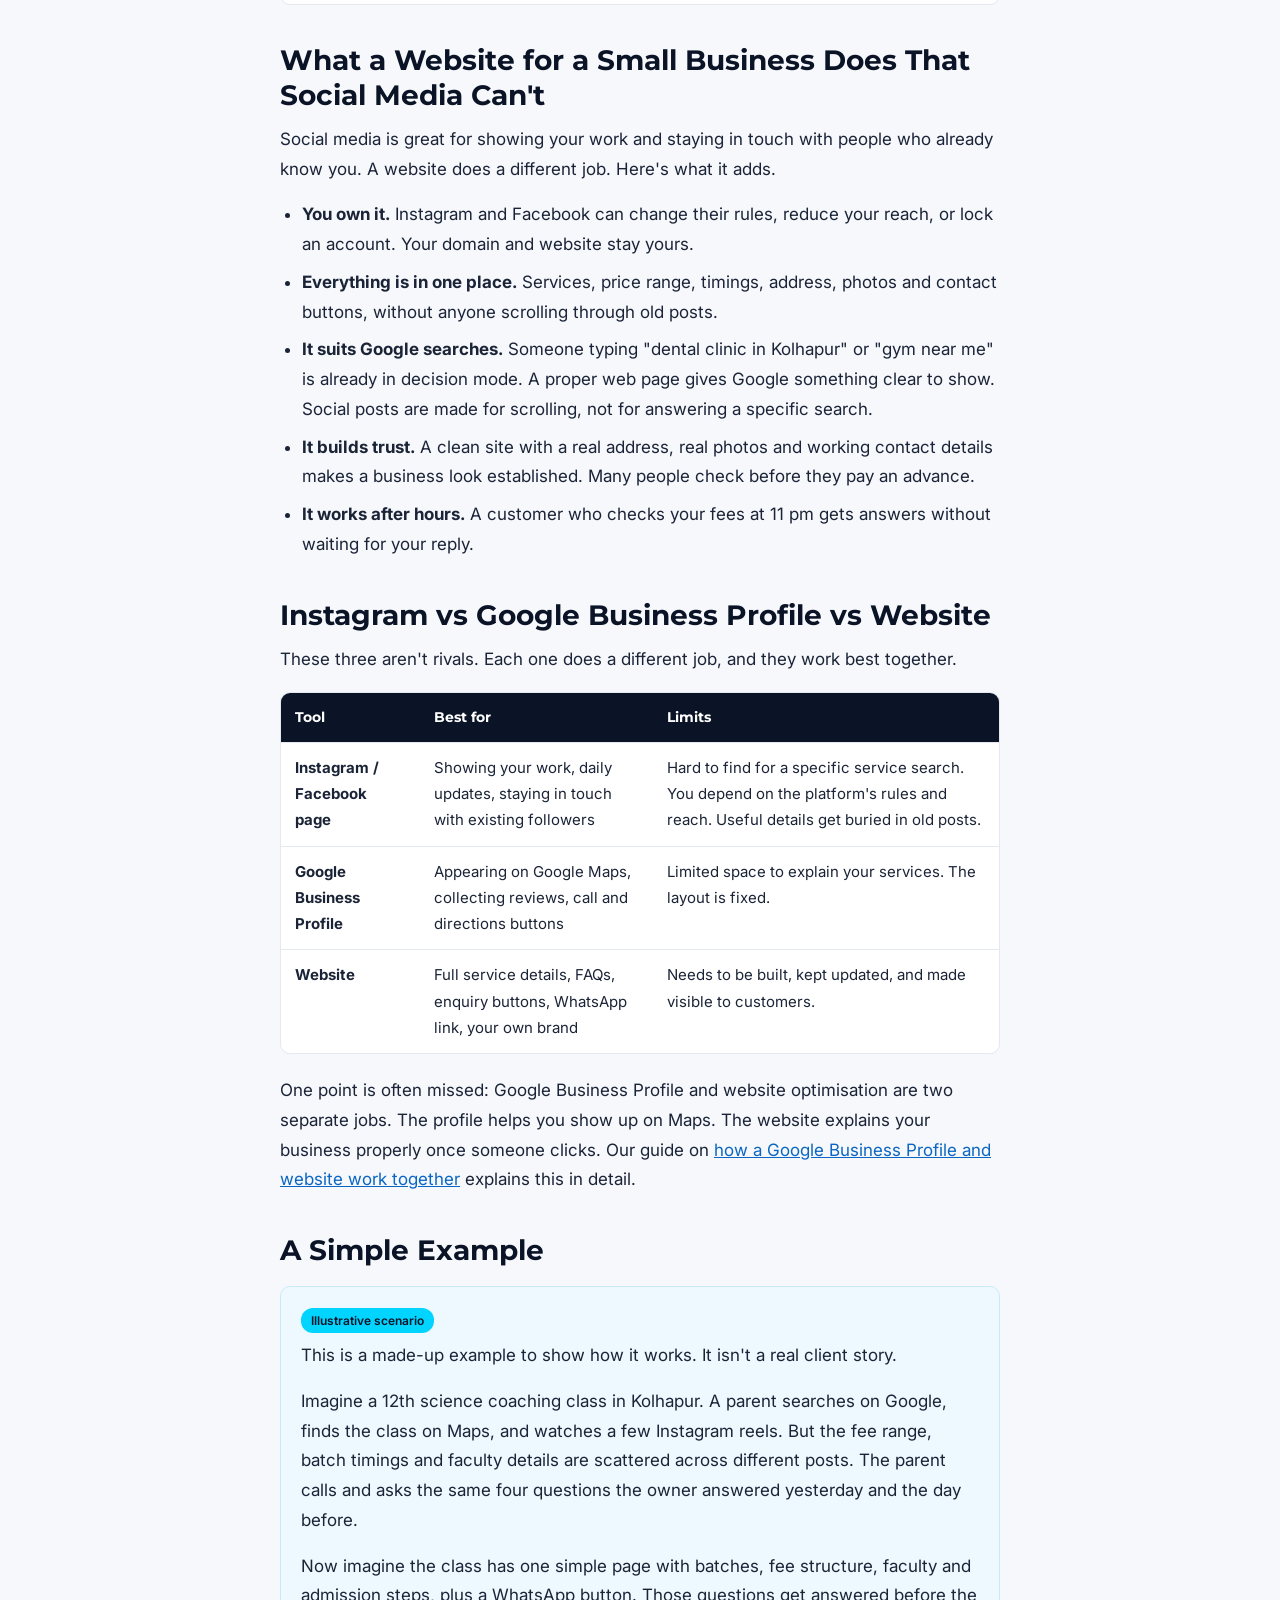
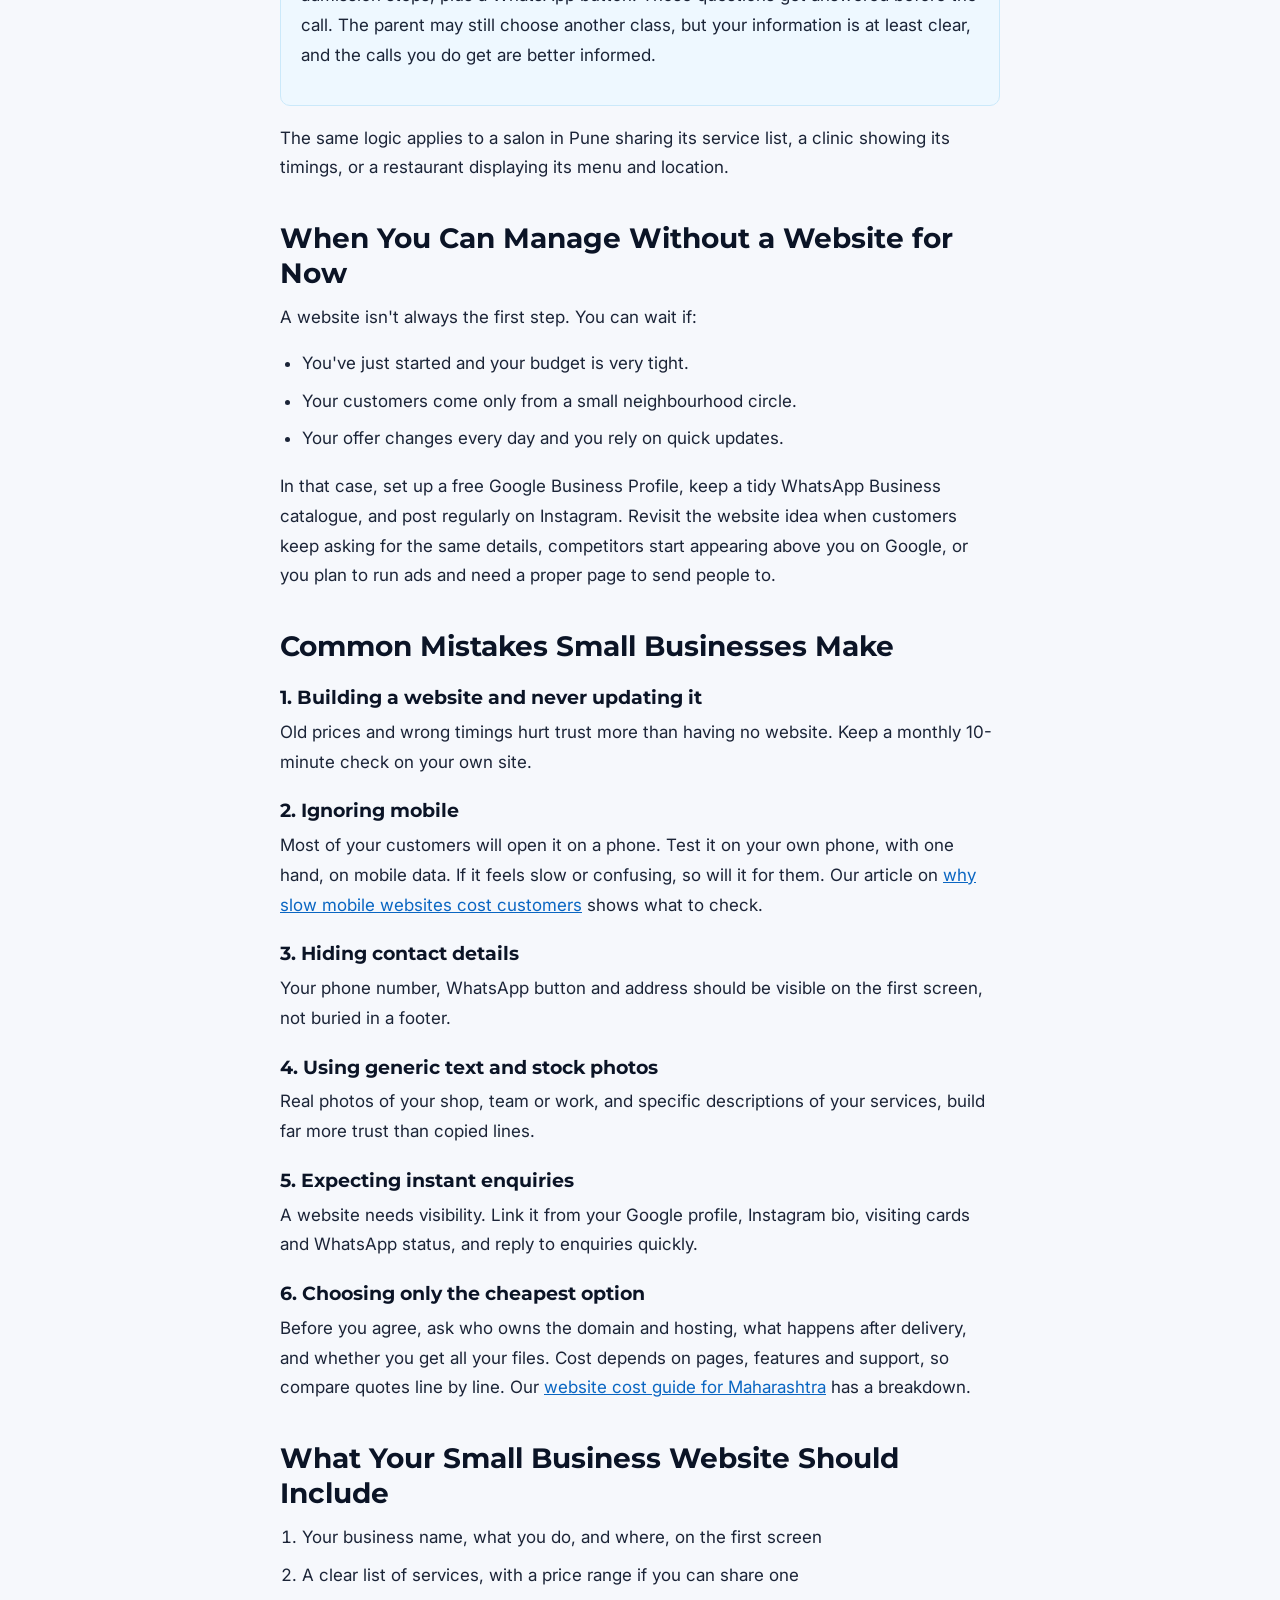
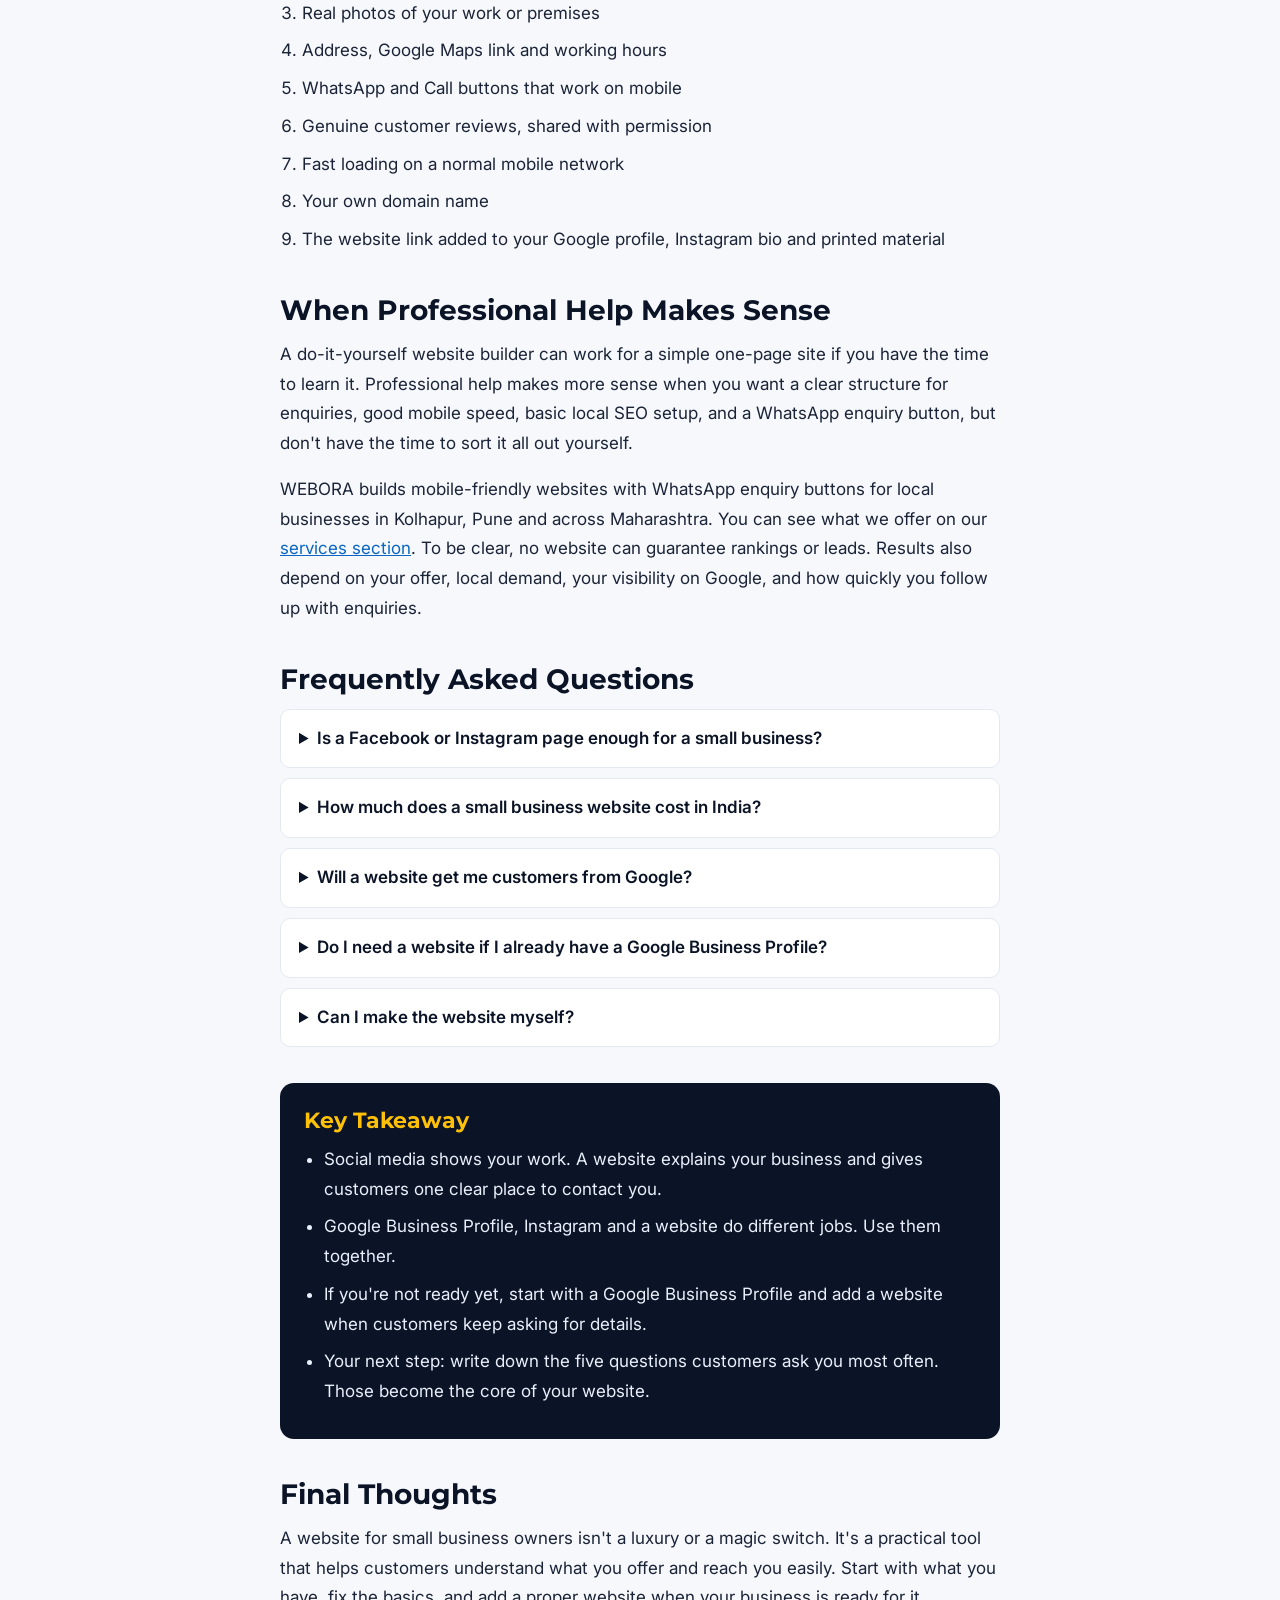
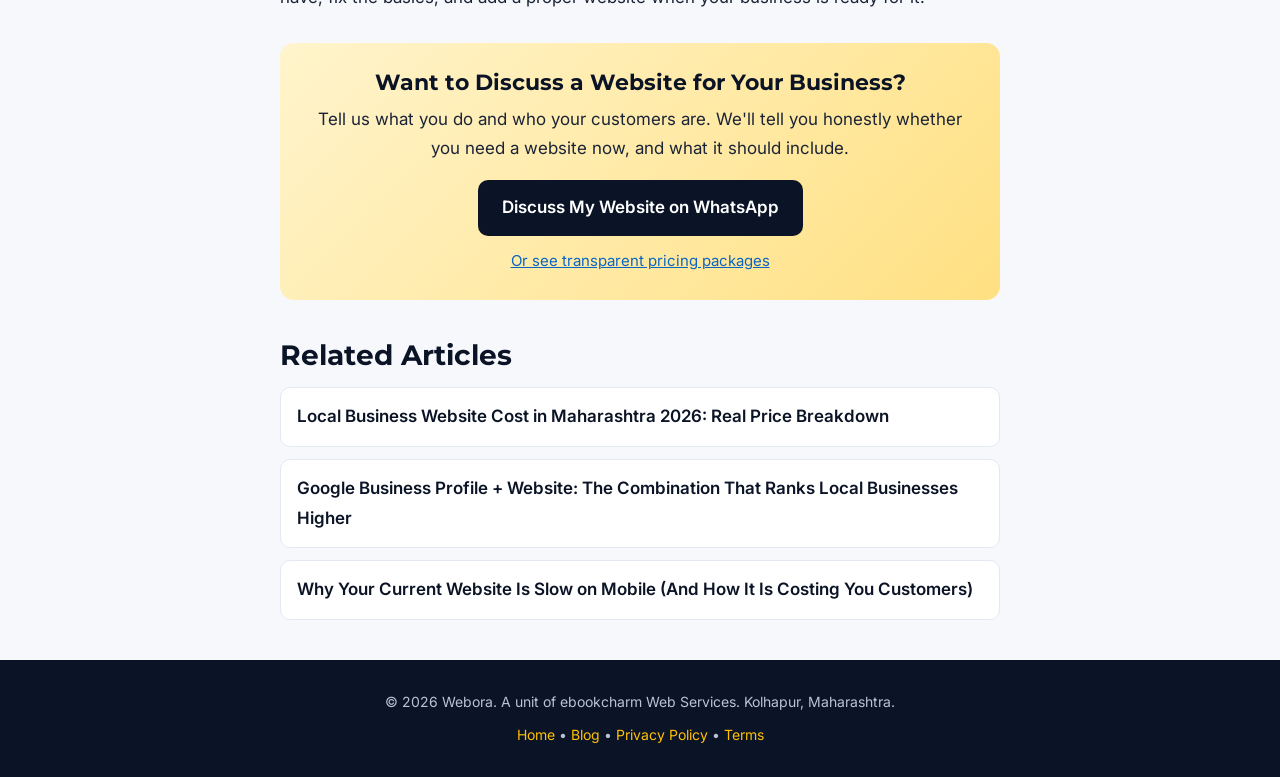
<file: basics-why-small-business-needs-website.html>
<!DOCTYPE html>
<html lang="en">
<head>
<meta charset="UTF-8">
<meta name="viewport" content="width=device-width, initial-scale=1.0">
<title>Why Does a Small Business Need a Website? Practical Guide | Webora</title>
<meta name="description" content="Do you really need a website for your small business? A plain-language guide for Maharashtra business owners: Instagram vs Google Profile vs website, mistakes, and a checklist.">
<meta name="author" content="Webora">
<meta name="theme-color" content="#0B1426">
<link rel="canonical" href="https://bkandekar.github.io/webora-2/basics-why-small-business-needs-website.html">
<meta property="og:type" content="article">
<meta property="og:title" content="Why Does a Small Business Need a Website?">
<meta property="og:description" content="A practical guide for local business owners in Maharashtra: when a website helps, when you can wait, and what to include.">
<meta property="og:url" content="https://bkandekar.github.io/webora-2/basics-why-small-business-needs-website.html">
<meta property="og:image" content="https://bkandekar.github.io/webora-2/images/basics-why-small-business-needs-website.webp">
<meta name="twitter:card" content="summary_large_image">
<style>
@import url('https://fonts.googleapis.com/css2?family=Inter:wght@400;500;600&family=Montserrat:wght@600;700;800&display=swap');
:root{--navy:#0B1426;--navy2:#121E36;--gold:#FFC107;--cyan:#00D4FF;--ink:#1B2437;--muted:#5B667A;--bg:#F6F8FC;--card:#FFFFFF;--line:#E3E8F1}
*{box-sizing:border-box;margin:0;padding:0}
html{scroll-behavior:smooth}
body{font-family:'Inter',Arial,sans-serif;color:var(--ink);background:var(--bg);line-height:1.75;font-size:17px}
h1,h2,h3{font-family:'Montserrat',Arial,sans-serif;color:var(--navy);line-height:1.25}
a{color:#0A66C2}
.wrap{max-width:760px;margin:0 auto;padding:0 20px}
header{background:var(--navy);position:sticky;top:0;z-index:20}
.nav{display:flex;align-items:center;justify-content:space-between;gap:12px;padding:14px 20px;max-width:1000px;margin:0 auto}
.logo{font-family:'Montserrat',sans-serif;font-weight:800;font-size:22px;color:#fff;text-decoration:none}
.logo span{color:var(--gold)}
.nav a.btn{background:var(--gold);color:var(--navy);padding:9px 16px;border-radius:8px;font-weight:600;font-size:14px;text-decoration:none;white-space:nowrap}
.crumb{font-size:14px;color:var(--muted);padding:18px 0 0}
.crumb a{color:var(--muted)}
.hero{padding:14px 0 6px}
.tag{display:inline-block;background:#FFF4CC;color:#7A5A00;font-size:13px;font-weight:600;padding:4px 12px;border-radius:20px}
h1{font-size:clamp(27px,6vw,38px);margin:12px 0}
.meta{font-size:14px;color:var(--muted)}
.feature-fig{margin:22px 0;border:3px solid var(--navy);border-radius:16px;overflow:hidden;background:#fff;box-shadow:0 6px 18px rgba(11,20,38,.15)}
.feature-fig img{display:block;width:100%;max-width:100%;height:auto}
img{max-width:100%;height:auto}
.quick{background:var(--card);border-left:5px solid var(--gold);border-radius:10px;padding:18px 20px;margin:22px 0;box-shadow:0 2px 10px rgba(11,20,38,.06)}
.quick strong{font-family:'Montserrat',sans-serif;color:var(--navy)}
.toc{background:var(--card);border:1px solid var(--line);border-radius:10px;padding:16px 20px;margin:22px 0}
.toc p{font-family:'Montserrat',sans-serif;font-weight:700;margin-bottom:6px;color:var(--navy)}
.toc ol{padding-left:20px;font-size:15px}
.toc li{margin:3px 0}
article h2{font-size:clamp(22px,4.5vw,28px);margin:38px 0 12px}
article h3{font-size:19px;margin:22px 0 8px}
article p{margin:0 0 16px}
article ul,article ol{margin:0 0 18px 22px}
article li{margin-bottom:8px}
.tablewrap{overflow-x:auto;margin:18px 0 22px;border:1px solid var(--line);border-radius:10px;background:var(--card)}
table{border-collapse:collapse;width:100%;min-width:560px;font-size:15px}
th{background:var(--navy);color:#fff;text-align:left;padding:12px 14px;font-family:'Montserrat',sans-serif;font-size:14px}
td{padding:12px 14px;border-top:1px solid var(--line);vertical-align:top}
.example{background:#EEF8FF;border:1px solid #CBE9FA;border-radius:10px;padding:18px 20px;margin:18px 0}
.example .lbl{display:inline-block;font-size:12px;font-weight:600;background:var(--cyan);color:var(--navy);padding:2px 10px;border-radius:12px;margin-bottom:8px}
details{background:var(--card);border:1px solid var(--line);border-radius:10px;margin:10px 0;padding:14px 18px}
summary{cursor:pointer;font-weight:600;color:var(--navy)}
details p{margin:10px 0 0}
.takeaway{background:var(--navy);color:#EAF0FB;border-radius:14px;padding:24px;margin:36px 0}
.takeaway h2{color:var(--gold);margin:0 0 10px;font-size:22px}
.takeaway ul{margin:0 0 0 20px}
.cta{background:linear-gradient(135deg,#FFF4CC,#FFE082);border-radius:14px;padding:26px 22px;margin:30px 0;text-align:center}
.cta h2{margin:0 0 8px;font-size:22px}
.cta p{margin-bottom:16px}
.cta a.go{display:inline-block;background:var(--navy);color:#fff;text-decoration:none;font-weight:600;padding:13px 24px;border-radius:10px}
.cta a.sec{display:block;margin-top:12px;font-size:15px}
.related{display:grid;gap:12px;margin:14px 0 40px}
.related a{display:block;background:var(--card);border:1px solid var(--line);border-radius:10px;padding:14px 16px;text-decoration:none;color:var(--navy);font-weight:600}
.related a:hover{border-color:var(--gold)}
footer{background:var(--navy);color:#B8C3D9;padding:30px 20px;text-align:center;font-size:14px}
footer a{color:var(--gold);text-decoration:none}
.wa{position:fixed;right:16px;bottom:16px;background:#25D366;color:#fff;text-decoration:none;font-weight:600;font-size:14px;padding:12px 18px;border-radius:30px;box-shadow:0 4px 14px rgba(0,0,0,.25);z-index:30}
@media(max-width:480px){body{font-size:16.5px}}
</style>
</head>
<body>

<header>
  <div class="nav">
    <a class="logo" href="index.html">Webo<span>ra</span></a>
    <a class="btn" href="https://wa.me/918329931123?text=Hello%20Webora%2C%20I%20would%20like%20to%20get%20a%20free%20quote%20for%20my%20business%20website.">Get Free Quote</a>
  </div>
</header>

<main class="wrap">

  <nav class="crumb" aria-label="Breadcrumb">
    <a href="index.html">Home</a> &rsaquo; <a href="index.html#blog">Blog</a> &rsaquo; Why a Small Business Needs a Website
  </nav>

  <section class="hero">
    <span class="tag">Website Basics</span>
    <h1>Why Does a Small Business Need a Website? A Practical Guide for Maharashtra Business Owners</h1>
    <p class="meta">8 min read &bull; Published: 12 Oct 2026 &bull; By Webora</p>
  </section>

  <figure class="feature-fig">
    <img src="images/basics-why-small-business-needs-website.webp" alt="Small business owner in Maharashtra checking a clean website with a WhatsApp enquiry button on a smartphone" width="1200" height="630">
  </figure>

  <article>

    <p>You have an Instagram page, a WhatsApp number, and customers who come through word of mouth. Business is running. So when someone tells you that you need a website for small business success, it's fair to ask: why, and is it worth the money?</p>

    <p>Here's the short answer. A website helps when customers start checking you on Google before they call or visit, and when you're tired of answering the same questions again and again. It's the one place online that you fully control, where people can see your services, timings, location and contact details together. It won't bring customers by itself, but for most local businesses it's a solid long-term base.</p>

    <div class="quick">
      <strong>Quick Answer:</strong> Yes, most small businesses benefit from a website, especially if customers search on Google, ask repeated questions, or compare you with competitors. If you're just starting out, a good Google Business Profile and a tidy Instagram page can carry you for a while. Add a website when you're ready to be found and trusted beyond your own circle.
    </div>

    <nav class="toc" aria-label="Table of contents">
      <p>In this guide</p>
      <ol>
        <li><a href="#what-it-does">What a website does that social media can't</a></li>
        <li><a href="#compare">Instagram vs Google Business Profile vs website</a></li>
        <li><a href="#example">A simple example</a></li>
        <li><a href="#can-wait">When you can manage without one for now</a></li>
        <li><a href="#mistakes">Common mistakes</a></li>
        <li><a href="#checklist">What your website should include</a></li>
        <li><a href="#help">When professional help makes sense</a></li>
        <li><a href="#faq">FAQ</a></li>
      </ol>
    </nav>

    <h2 id="what-it-does">What a Website for a Small Business Does That Social Media Can't</h2>

    <p>Social media is great for showing your work and staying in touch with people who already know you. A website does a different job. Here's what it adds.</p>

    <ul>
      <li><strong>You own it.</strong> Instagram and Facebook can change their rules, reduce your reach, or lock an account. Your domain and website stay yours.</li>
      <li><strong>Everything is in one place.</strong> Services, price range, timings, address, photos and contact buttons, without anyone scrolling through old posts.</li>
      <li><strong>It suits Google searches.</strong> Someone typing "dental clinic in Kolhapur" or "gym near me" is already in decision mode. A proper web page gives Google something clear to show. Social posts are made for scrolling, not for answering a specific search.</li>
      <li><strong>It builds trust.</strong> A clean site with a real address, real photos and working contact details makes a business look established. Many people check before they pay an advance.</li>
      <li><strong>It works after hours.</strong> A customer who checks your fees at 11 pm gets answers without waiting for your reply.</li>
    </ul>

    <h2 id="compare">Instagram vs Google Business Profile vs Website</h2>

    <p>These three aren't rivals. Each one does a different job, and they work best together.</p>

    <div class="tablewrap">
      <table>
        <thead>
          <tr><th>Tool</th><th>Best for</th><th>Limits</th></tr>
        </thead>
        <tbody>
          <tr>
            <td><strong>Instagram / Facebook page</strong></td>
            <td>Showing your work, daily updates, staying in touch with existing followers</td>
            <td>Hard to find for a specific service search. You depend on the platform's rules and reach. Useful details get buried in old posts.</td>
          </tr>
          <tr>
            <td><strong>Google Business Profile</strong></td>
            <td>Appearing on Google Maps, collecting reviews, call and directions buttons</td>
            <td>Limited space to explain your services. The layout is fixed.</td>
          </tr>
          <tr>
            <td><strong>Website</strong></td>
            <td>Full service details, FAQs, enquiry buttons, WhatsApp link, your own brand</td>
            <td>Needs to be built, kept updated, and made visible to customers.</td>
          </tr>
        </tbody>
      </table>
    </div>

    <p>One point is often missed: Google Business Profile and website optimisation are two separate jobs. The profile helps you show up on Maps. The website explains your business properly once someone clicks. Our guide on <a href="more-customers-gbp.html">how a Google Business Profile and website work together</a> explains this in detail.</p>

    <h2 id="example">A Simple Example</h2>

    <div class="example">
      <span class="lbl">Illustrative scenario</span>
      <p>This is a made-up example to show how it works. It isn't a real client story.</p>
      <p>Imagine a 12th science coaching class in Kolhapur. A parent searches on Google, finds the class on Maps, and watches a few Instagram reels. But the fee range, batch timings and faculty details are scattered across different posts. The parent calls and asks the same four questions the owner answered yesterday and the day before.</p>
      <p>Now imagine the class has one simple page with batches, fee structure, faculty and admission steps, plus a WhatsApp button. Those questions get answered before the call. The parent may still choose another class, but your information is at least clear, and the calls you do get are better informed.</p>
    </div>

    <p>The same logic applies to a salon in Pune sharing its service list, a clinic showing its timings, or a restaurant displaying its menu and location.</p>

    <h2 id="can-wait">When You Can Manage Without a Website for Now</h2>

    <p>A website isn't always the first step. You can wait if:</p>

    <ul>
      <li>You've just started and your budget is very tight.</li>
      <li>Your customers come only from a small neighbourhood circle.</li>
      <li>Your offer changes every day and you rely on quick updates.</li>
    </ul>

    <p>In that case, set up a free Google Business Profile, keep a tidy WhatsApp Business catalogue, and post regularly on Instagram. Revisit the website idea when customers keep asking for the same details, competitors start appearing above you on Google, or you plan to run ads and need a proper page to send people to.</p>

    <h2 id="mistakes">Common Mistakes Small Businesses Make</h2>

    <h3>1. Building a website and never updating it</h3>
    <p>Old prices and wrong timings hurt trust more than having no website. Keep a monthly 10-minute check on your own site.</p>

    <h3>2. Ignoring mobile</h3>
    <p>Most of your customers will open it on a phone. Test it on your own phone, with one hand, on mobile data. If it feels slow or confusing, so will it for them. Our article on <a href="more-customers-speed.html">why slow mobile websites cost customers</a> shows what to check.</p>

    <h3>3. Hiding contact details</h3>
    <p>Your phone number, WhatsApp button and address should be visible on the first screen, not buried in a footer.</p>

    <h3>4. Using generic text and stock photos</h3>
    <p>Real photos of your shop, team or work, and specific descriptions of your services, build far more trust than copied lines.</p>

    <h3>5. Expecting instant enquiries</h3>
    <p>A website needs visibility. Link it from your Google profile, Instagram bio, visiting cards and WhatsApp status, and reply to enquiries quickly.</p>

    <h3>6. Choosing only the cheapest option</h3>
    <p>Before you agree, ask who owns the domain and hosting, what happens after delivery, and whether you get all your files. Cost depends on pages, features and support, so compare quotes line by line. Our <a href="basics-pricing.html">website cost guide for Maharashtra</a> has a breakdown.</p>

    <h2 id="checklist">What Your Small Business Website Should Include</h2>

    <ol>
      <li>Your business name, what you do, and where, on the first screen</li>
      <li>A clear list of services, with a price range if you can share one</li>
      <li>Real photos of your work or premises</li>
      <li>Address, Google Maps link and working hours</li>
      <li>WhatsApp and Call buttons that work on mobile</li>
      <li>Genuine customer reviews, shared with permission</li>
      <li>Fast loading on a normal mobile network</li>
      <li>Your own domain name</li>
      <li>The website link added to your Google profile, Instagram bio and printed material</li>
    </ol>

    <h2 id="help">When Professional Help Makes Sense</h2>

    <p>A do-it-yourself website builder can work for a simple one-page site if you have the time to learn it. Professional help makes more sense when you want a clear structure for enquiries, good mobile speed, basic local SEO setup, and a WhatsApp enquiry button, but don't have the time to sort it all out yourself.</p>

    <p>WEBORA builds mobile-friendly websites with WhatsApp enquiry buttons for local businesses in Kolhapur, Pune and across Maharashtra. You can see what we offer on our <a href="index.html#services">services section</a>. To be clear, no website can guarantee rankings or leads. Results also depend on your offer, local demand, your visibility on Google, and how quickly you follow up with enquiries.</p>

    <h2 id="faq">Frequently Asked Questions</h2>

    <details>
      <summary>Is a Facebook or Instagram page enough for a small business?</summary>
      <p>For some businesses, in the beginning, yes. But as soon as customers want detailed information or search on Google, a website gives you more control and a clearer place to send them.</p>
    </details>
    <details>
      <summary>How much does a small business website cost in India?</summary>
      <p>It varies with the number of pages, features, design and who builds it. Ask what's included: domain, hosting, revisions and support. Prices change, so confirm current quotes before deciding.</p>
    </details>
    <details>
      <summary>Will a website get me customers from Google?</summary>
      <p>Not by itself. It needs accurate business details, useful content, a Google Business Profile, reviews and some time. Nobody can honestly promise a specific ranking.</p>
    </details>
    <details>
      <summary>Do I need a website if I already have a Google Business Profile?</summary>
      <p>The profile gets you onto Maps and search. The website gives you space to explain your services properly. Using both is stronger than using either alone.</p>
    </details>
    <details>
      <summary>Can I make the website myself?</summary>
      <p>Yes, for simple needs. Just weigh the time it takes against the cost of getting it done, and check that the result works well on mobile.</p>
    </details>

    <section class="takeaway">
      <h2>Key Takeaway</h2>
      <ul>
        <li>Social media shows your work. A website explains your business and gives customers one clear place to contact you.</li>
        <li>Google Business Profile, Instagram and a website do different jobs. Use them together.</li>
        <li>If you're not ready yet, start with a Google Business Profile and add a website when customers keep asking for details.</li>
        <li>Your next step: write down the five questions customers ask you most often. Those become the core of your website.</li>
      </ul>
    </section>

    <h2>Final Thoughts</h2>

    <p>A website for small business owners isn't a luxury or a magic switch. It's a practical tool that helps customers understand what you offer and reach you easily. Start with what you have, fix the basics, and add a proper website when your business is ready for it.</p>

    <div class="cta">
      <h2>Want to Discuss a Website for Your Business?</h2>
      <p>Tell us what you do and who your customers are. We'll tell you honestly whether you need a website now, and what it should include.</p>
      <a class="go" href="https://wa.me/918329931123?text=Hello%20Webora%2C%20I%20read%20your%20article%20on%20why%20a%20small%20business%20needs%20a%20website.%20I%20would%20like%20to%20discuss%20a%20website%20for%20my%20business.">Discuss My Website on WhatsApp</a>
      <a class="sec" href="index.html#pricing">Or see transparent pricing packages</a>
    </div>

    <h2>Related Articles</h2>
    <div class="related">
      <a href="basics-pricing.html">Local Business Website Cost in Maharashtra 2026: Real Price Breakdown</a>
      <a href="more-customers-gbp.html">Google Business Profile + Website: The Combination That Ranks Local Businesses Higher</a>
      <a href="more-customers-speed.html">Why Your Current Website Is Slow on Mobile (And How It Is Costing You Customers)</a>
    </div>

  </article>
</main>

<footer>
  <p>&copy; 2026 Webora. A unit of ebookcharm Web Services. Kolhapur, Maharashtra.</p>
  <p style="margin-top:8px"><a href="index.html">Home</a> &bull; <a href="index.html#blog">Blog</a> &bull; <a href="privacy-policy.html">Privacy Policy</a> &bull; <a href="terms-and-conditions.html">Terms</a></p>
</footer>

<a class="wa" href="https://wa.me/918329931123?text=Hello%20Webora!%20I%20would%20like%20to%20discuss%20a%20website.">WhatsApp Chat</a>

</body>
</html>
</file>
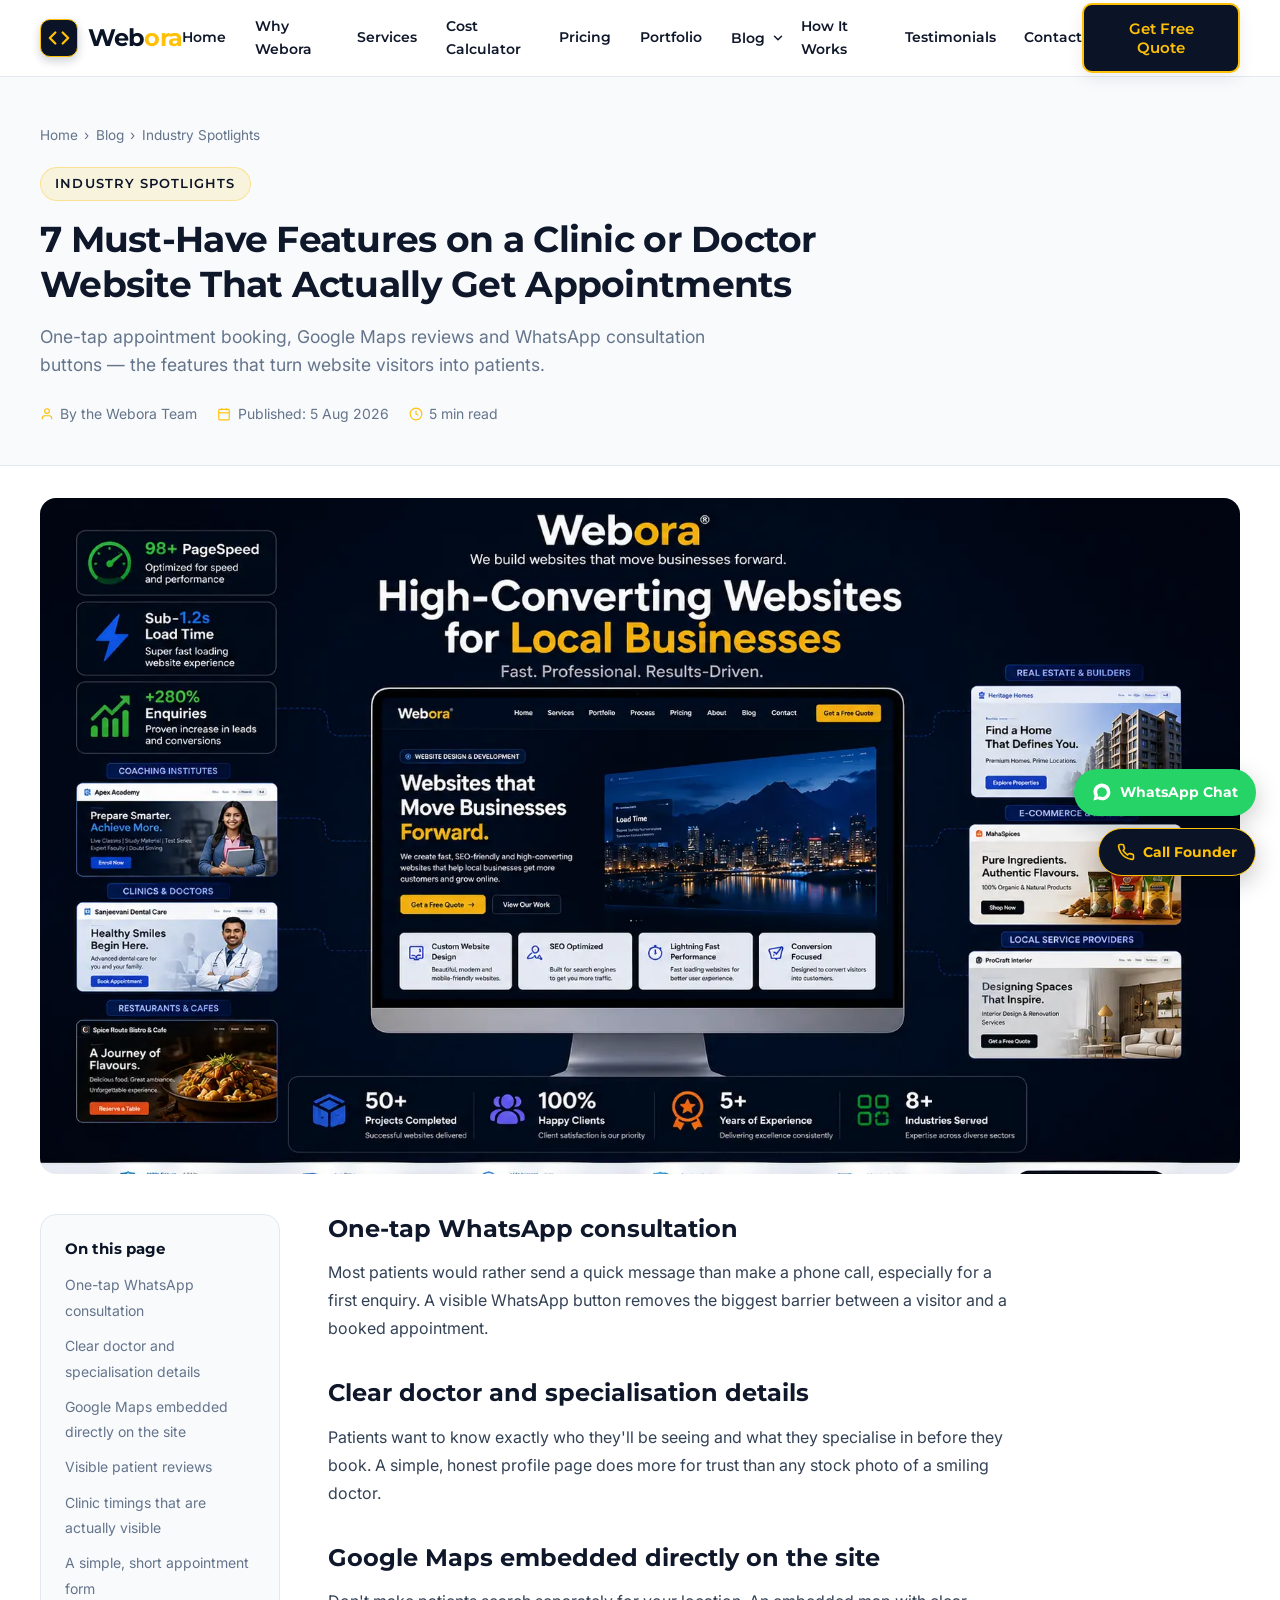
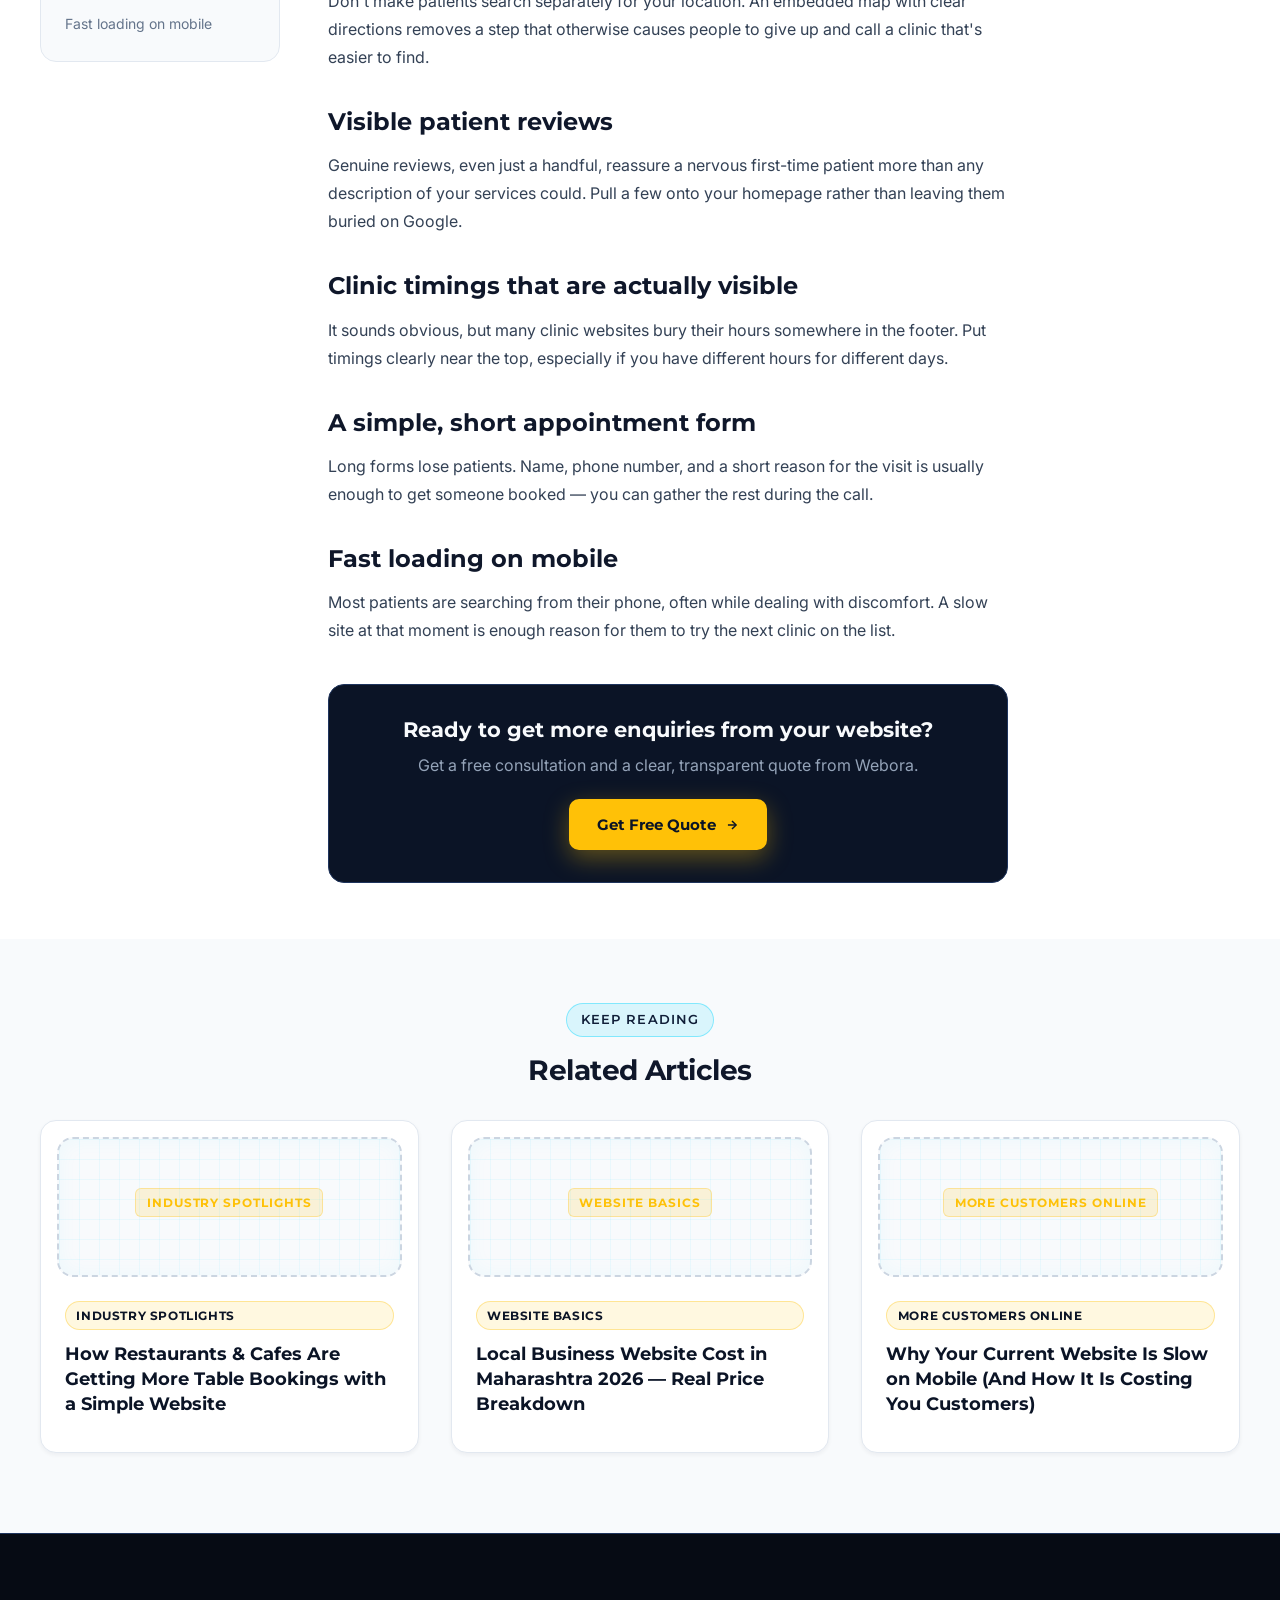
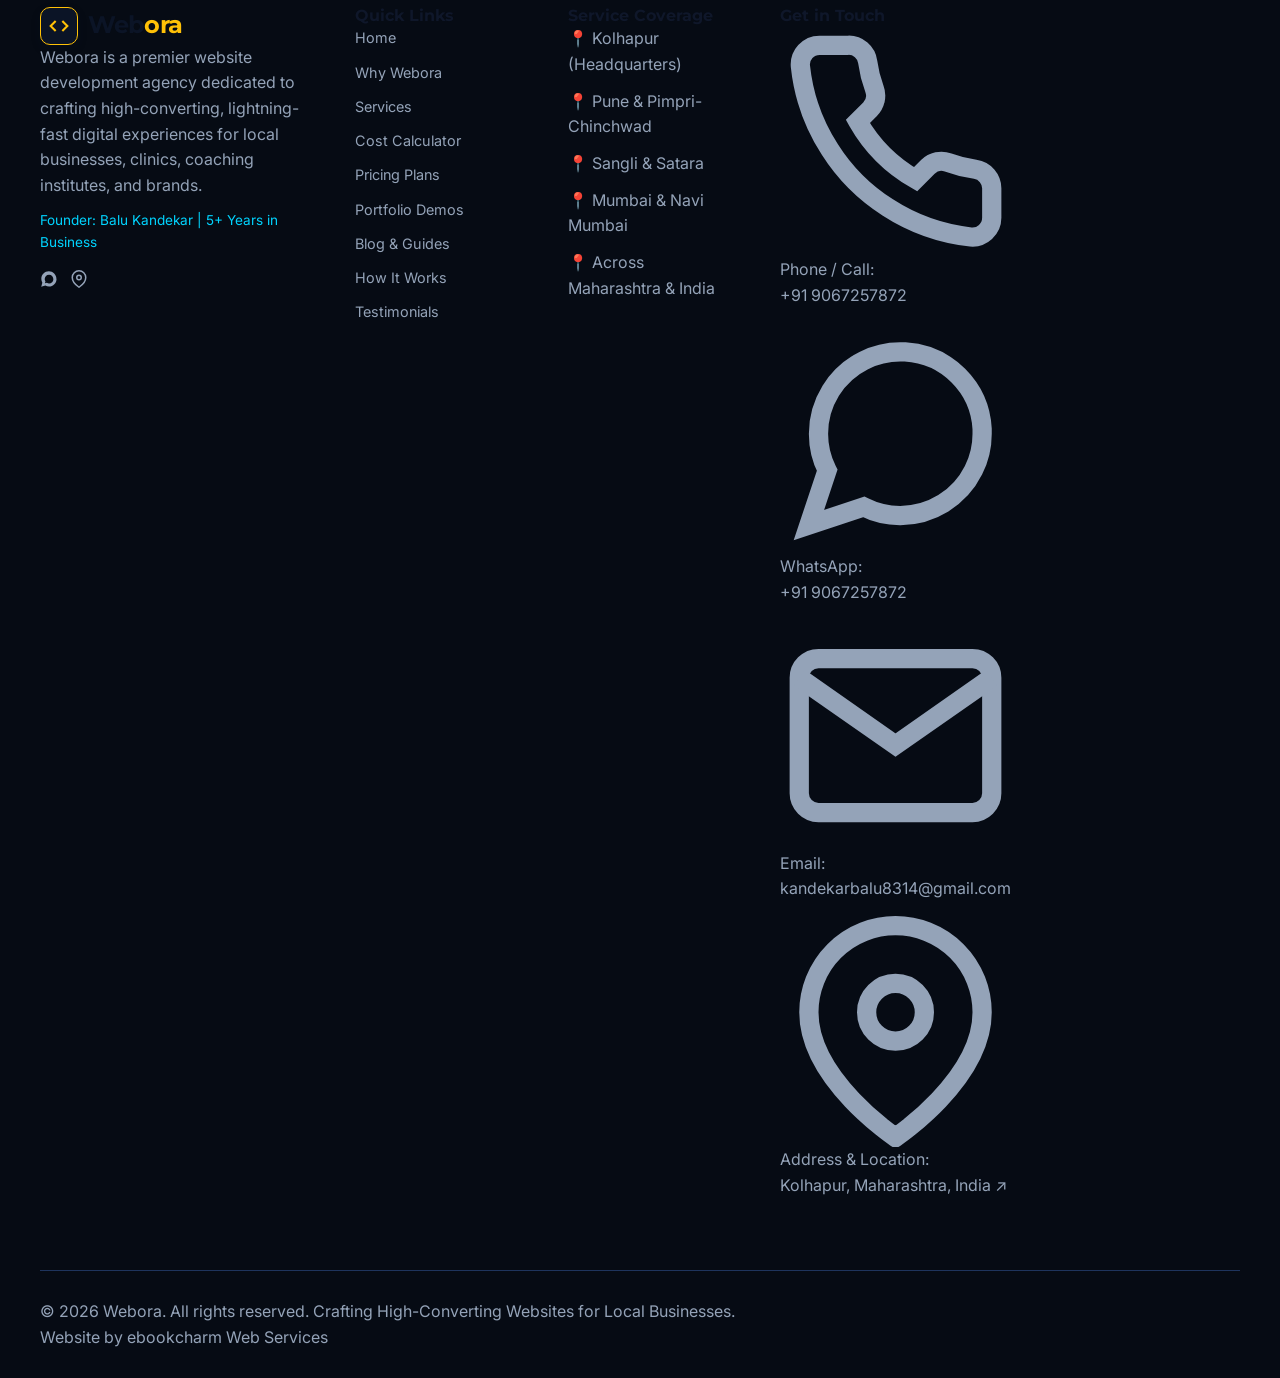
<file: industry-clinic.html>
<!DOCTYPE html>
<html lang="en">
<head>
<meta charset="UTF-8">
<meta name="viewport" content="width=device-width, initial-scale=1.0">
<meta name="description" content="One-tap appointment booking, Google Maps reviews and WhatsApp consultation buttons — the features that turn website visitors into patients.">
<meta name="keywords" content="clinic website, doctor website Maharashtra, dental clinic website, appointment booking website">
<meta name="author" content="ebookcharm Web Services">
<title>7 Must-Have Features on a Clinic or Doctor Website That Actually Get Appointments | Webora Blog</title>
<link rel="canonical" href="https://yourdomain.com/industry-clinic.html"> <!-- CHANGE DOMAIN: update https://yourdomain.com sitewide before launch -->
<meta property="og:type" content="article">
<meta property="og:title" content="7 Must-Have Features on a Clinic or Doctor Website That Actually Get Appointments | Webora Blog">
<meta property="og:description" content="One-tap appointment booking, Google Maps reviews and WhatsApp consultation buttons — the features that turn website visitors into patients.">
<meta property="og:url" content="https://yourdomain.com/industry-clinic.html">
<meta property="og:site_name" content="Webora">
<meta name="twitter:card" content="summary_large_image">
<meta name="twitter:title" content="7 Must-Have Features on a Clinic or Doctor Website That Actually Get Appointments | Webora Blog">
<meta name="twitter:description" content="One-tap appointment booking, Google Maps reviews and WhatsApp consultation buttons — the features that turn website visitors into patients.">
<link rel="preconnect" href="https://fonts.googleapis.com">
<link rel="preconnect" href="https://fonts.gstatic.com" crossorigin>
<link href="https://fonts.googleapis.com/css2?family=Inter:wght@400;500;600;700&family=Montserrat:wght@600;700;800&display=swap" rel="stylesheet">
<link rel="stylesheet" href="style.css">
<script src="script.js" defer></script>
</head>
<body>
  <header class="site-header">
    <div class="container header-container">
      <a href="index.html" class="brand-logo" aria-label="Webora Home">
        <div class="logo-symbol">
          <svg width="22" height="22" viewBox="0 0 24 24" fill="none" stroke="currentColor" stroke-width="2.5" stroke-linecap="round" stroke-linejoin="round">
            <polyline points="16 18 22 12 16 6"></polyline>
            <polyline points="8 6 2 12 8 18"></polyline>
          </svg>
        </div>
        <span class="logo-text">Web<span>ora</span></span>
      </a>

      <nav class="nav-menu" aria-label="Main Navigation">
        <a href="index.html#home" class="nav-link">Home</a>
        <a href="index.html#pain-solutions" class="nav-link">Why Webora</a>
        <a href="index.html#services" class="nav-link">Services</a>
        <a href="index.html#calculator" class="nav-link">Cost Calculator</a>
        <a href="index.html#pricing" class="nav-link">Pricing</a>
        <a href="index.html#portfolio" class="nav-link">Portfolio</a>
        <div class="nav-item-dropdown" id="navBlogDropdown">
          <button type="button" class="nav-link nav-dropdown-trigger" id="blogDropdownTrigger" aria-expanded="false" aria-haspopup="true" aria-controls="blogDropdownMenu">
            <span>Blog</span>
            <svg class="dropdown-chevron" width="14" height="14" viewBox="0 0 24 24" fill="none" stroke="currentColor" stroke-width="2.5" stroke-linecap="round" stroke-linejoin="round">
              <polyline points="6 9 12 15 18 9"></polyline>
            </svg>
          </button>
          <div class="nav-dropdown-menu" id="blogDropdownMenu" aria-labelledby="blogDropdownTrigger">
            <a href="index.html#blog" class="dropdown-link">All Articles</a>
            <a href="index.html#blog-more-customers-speed" class="dropdown-link">More Customers Online</a>
            <a href="index.html#blog-industry-coaching" class="dropdown-link">Industry Spotlights</a>
            <a href="index.html#blog-basics-pricing" class="dropdown-link">Website Basics</a>
            <a href="index.html#blog-success-apex" class="dropdown-link">Client Success Stories</a>
          </div>
        </div>
        <a href="index.html#process" class="nav-link">How It Works</a>
        <a href="index.html#testimonials" class="nav-link">Testimonials</a>
        <a href="index.html#contact" class="nav-link">Contact</a>
      </nav>

      <div class="header-actions">
        <button type="button" class="btn btn-primary btn-pulse" data-open-modal data-package-name="General Inquiry Consultation">
          Get Free Quote
        </button>
        <button class="mobile-menu-toggle" aria-label="Toggle navigation menu">
          <span></span><span></span><span></span>
        </button>
      </div>
    </div>
  </header>

  <aside class="floating-actions-container" aria-label="Quick Connect Actions">
    <a href="https://wa.me/919067257872?text=Hello%20Webora!%20I%20would%20like%20to%20get%20a%20free%20website%20quote%20for%20my%20business."
       class="float-btn float-whatsapp" target="_blank" rel="noopener noreferrer" data-dynamic-whatsapp aria-label="Chat with Founder on WhatsApp">
      <svg width="20" height="20" viewBox="0 0 24 24" fill="currentColor"><path d="M12.031 6.172c-3.181 0-5.767 2.586-5.768 5.766-.001 1.298.38 2.27 1.019 3.287l-.711 2.598 2.664-.699c.971.54 1.761.882 2.796.883h.005c3.179 0 5.767-2.587 5.767-5.766.001-3.181-2.587-5.769-5.767-5.769zM22.055 11.94c-.004 5.549-4.512 10.057-10.059 10.057-1.748-.001-3.411-.453-4.881-1.258l-5.467 1.433 1.458-5.327c-.886-1.536-1.354-3.29-1.355-5.086.004-5.548 4.512-10.057 10.06-10.057 2.686.002 5.21 1.047 7.108 2.946 1.898 1.899 2.942 4.423 2.936 7.108z"/></svg>
      <span>WhatsApp Chat</span>
    </a>
    <a href="tel:9067257872" class="float-btn float-call" data-dynamic-phone aria-label="Direct Call to Balu Kandekar">
      <svg width="18" height="18" viewBox="0 0 24 24" fill="none" stroke="currentColor" stroke-width="2.2" stroke-linecap="round" stroke-linejoin="round"><path d="M22 16.92v3a2 2 0 0 1-2.18 2 19.79 19.79 0 0 1-8.63-3.07 19.5 19.5 0 0 1-6-6 19.79 19.79 0 0 1-3.07-8.67A2 2 0 0 1 4.11 2h3a2 2 0 0 1 2 1.72 12.84 12.84 0 0 0 .7 2.81 2 2 0 0 1-.45 2.11L8.09 9.91a16 16 0 0 0 6 6l1.27-1.27a2 2 0 0 1 2.11-.45 12.84 12.84 0 0 0 2.81.7A2 2 0 0 1 22 16.92z"></path></svg>
      <span>Call Founder</span>
    </a>
  </aside>
  <main>
    <section class="article-header">
      <div class="container">
        <div class="article-breadcrumb">
          <a href="index.html">Home</a> &rsaquo; <a href="index.html#blog">Blog</a> &rsaquo; <a href="index.html#blog-industry-clinic">Industry Spotlights</a>
        </div>
        <span class="section-badge">Industry Spotlights</span>
        <h1 class="article-headline">7 Must-Have Features on a Clinic or Doctor Website That Actually Get Appointments</h1>
        <p class="article-summary">One-tap appointment booking, Google Maps reviews and WhatsApp consultation buttons — the features that turn website visitors into patients.</p>
        <div class="article-meta-row">
          <span><svg width="14" height="14" viewBox="0 0 24 24" fill="none" stroke="currentColor" stroke-width="2"><path d="M20 21v-2a4 4 0 0 0-4-4H8a4 4 0 0 0-4 4v2"></path><circle cx="12" cy="7" r="4"></circle></svg> By the Webora Team</span>
          <span><svg width="14" height="14" viewBox="0 0 24 24" fill="none" stroke="currentColor" stroke-width="2"><rect x="3" y="4" width="18" height="18" rx="2"></rect><line x1="16" y1="2" x2="16" y2="6"></line><line x1="8" y1="2" x2="8" y2="6"></line><line x1="3" y1="10" x2="21" y2="10"></line></svg> Published: 5 Aug 2026</span>
          <span><svg width="14" height="14" viewBox="0 0 24 24" fill="none" stroke="currentColor" stroke-width="2"><circle cx="12" cy="12" r="10"></circle><polyline points="12 6 12 12 16 14"></polyline></svg> 5 min read</span>
        </div>
      </div>
    </section>
<section class="article-body-section" style="padding-top:2rem;">
      <div class="container">
        <div class="article-featured-image" style="margin-bottom:2.5rem;">
          <img
            src="images/webora homepage.webp"
            alt="7 Must-Have Features on a Clinic or Doctor Website That Actually Get Appointments"
            width="1200"
            height="630"
            loading="lazy"
            style="width:100%;border-radius:16px;"
          >
        </div>

        <div class="article-layout">
          <aside class="article-toc">
            <h4>On this page</h4>
            <ul><li><a href="#h0">One-tap WhatsApp consultation</a></li><li><a href="#h1">Clear doctor and specialisation details</a></li><li><a href="#h2">Google Maps embedded directly on the site</a></li><li><a href="#h3">Visible patient reviews</a></li><li><a href="#h4">Clinic timings that are actually visible</a></li><li><a href="#h5">A simple, short appointment form</a></li><li><a href="#h6">Fast loading on mobile</a></li></ul>
          </aside>

          <article class="article-content">
            <h2 id="h0">One-tap WhatsApp consultation</h2><p>Most patients would rather send a quick message than make a phone call, especially for a first enquiry. A visible WhatsApp button removes the biggest barrier between a visitor and a booked appointment.</p><h2 id="h1">Clear doctor and specialisation details</h2><p>Patients want to know exactly who they'll be seeing and what they specialise in before they book. A simple, honest profile page does more for trust than any stock photo of a smiling doctor.</p><h2 id="h2">Google Maps embedded directly on the site</h2><p>Don't make patients search separately for your location. An embedded map with clear directions removes a step that otherwise causes people to give up and call a clinic that's easier to find.</p><h2 id="h3">Visible patient reviews</h2><p>Genuine reviews, even just a handful, reassure a nervous first-time patient more than any description of your services could. Pull a few onto your homepage rather than leaving them buried on Google.</p><h2 id="h4">Clinic timings that are actually visible</h2><p>It sounds obvious, but many clinic websites bury their hours somewhere in the footer. Put timings clearly near the top, especially if you have different hours for different days.</p><h2 id="h5">A simple, short appointment form</h2><p>Long forms lose patients. Name, phone number, and a short reason for the visit is usually enough to get someone booked — you can gather the rest during the call.</p><h2 id="h6">Fast loading on mobile</h2><p>Most patients are searching from their phone, often while dealing with discomfort. A slow site at that moment is enough reason for them to try the next clinic on the list.</p>
            <div class="article-cta-box">
              <h3>Ready to get more enquiries from your website?</h3>
              <p>Get a free consultation and a clear, transparent quote from Webora.</p>
              <button type="button" class="btn btn-gold btn-pulse" data-open-modal data-package-name="Consultation: 7 Must-Have Features on a Clinic or Doctor Website That Actu">
                Get Free Quote <svg width="14" height="14" viewBox="0 0 24 24" fill="none" stroke="currentColor" stroke-width="2.5"><line x1="5" y1="12" x2="19" y2="12"></line><polyline points="12 5 19 12 12 19"></polyline></svg>
              </button>
            </div>
          </article>
        </div>
      </div>
    </section>

    <section class="article-related-section">
      <div class="container">
        <div class="section-header" style="margin-bottom:2rem;">
          <span class="section-badge cyan">Keep Reading</span>
          <h2 class="section-title" style="font-size:1.75rem;">Related Articles</h2>
        </div>
        <div class="blog-grid">
          <a href="industry-restaurant.html" class="blog-card" style="text-decoration:none;">
        <div class="blog-img-box"><div class="blueprint-placeholder light-context" style="min-height:140px;"><span class="placeholder-tag">Industry Spotlights</span></div></div>
        <div class="blog-content"><span class="blog-category-badge">Industry Spotlights</span><h3 class="blog-title" style="margin-top:0.75rem;">How Restaurants & Cafes Are Getting More Table Bookings with a Simple Website</h3></div>
        </a><a href="basics-pricing.html" class="blog-card" style="text-decoration:none;">
        <div class="blog-img-box"><div class="blueprint-placeholder light-context" style="min-height:140px;"><span class="placeholder-tag">Website Basics</span></div></div>
        <div class="blog-content"><span class="blog-category-badge">Website Basics</span><h3 class="blog-title" style="margin-top:0.75rem;">Local Business Website Cost in Maharashtra 2026 — Real Price Breakdown</h3></div>
        </a><a href="more-customers-speed.html" class="blog-card" style="text-decoration:none;">
        <div class="blog-img-box"><div class="blueprint-placeholder light-context" style="min-height:140px;"><span class="placeholder-tag">More Customers Online</span></div></div>
        <div class="blog-content"><span class="blog-category-badge">More Customers Online</span><h3 class="blog-title" style="margin-top:0.75rem;">Why Your Current Website Is Slow on Mobile (And How It Is Costing You Customers)</h3></div>
        </a>
        </div>
      </div>
    </section>

  </main>
  <footer id="contact" class="site-footer">
    <div class="container">
      <div class="footer-grid">
        <div class="footer-brand">
          <a href="index.html" class="brand-logo">
            <div class="logo-symbol">
              <svg width="20" height="20" viewBox="0 0 24 24" fill="none" stroke="currentColor" stroke-width="2.5">
                <polyline points="16 18 22 12 16 6"></polyline>
                <polyline points="8 6 2 12 8 18"></polyline>
              </svg>
            </div>
            <span class="logo-text">Web<span>ora</span></span>
          </a>
          <p class="footer-bio">
            Webora is a premier website development agency dedicated to crafting high-converting, lightning-fast digital experiences for local businesses, clinics, coaching institutes, and brands.
          </p>
          <p style="font-size: 0.85rem; color: var(--color-cyan-primary); margin-top: 0.5rem;">
            Founder: Balu Kandekar | 5+ Years in Business
          </p>
          <div class="footer-social-links" style="margin-top: 1rem; display: flex; gap: 0.75rem;">
            <a href="https://wa.me/919067257872" target="_blank" rel="noopener noreferrer" class="social-icon-btn" aria-label="Webora WhatsApp">
              <svg width="18" height="18" viewBox="0 0 24 24" fill="currentColor"><path d="M12.031 6.172c-3.181 0-5.767 2.586-5.768 5.766-.001 1.298.38 2.27 1.019 3.287l-.711 2.598 2.664-.699c.971.54 1.761.882 2.796.883h.005c3.179 0 5.767-2.587 5.767-5.766.001-3.181-2.587-5.769-5.767-5.769zm10.024 5.768c-.004 5.549-4.512 10.057-10.059 10.057-1.748-.001-3.411-.453-4.881-1.258l-5.467 1.433 1.458-5.327c-.886-1.536-1.354-3.29-1.355-5.086.004-5.548 4.512-10.057 10.06-10.057 2.686.002 5.21 1.047 7.108 2.946 1.898 1.899 2.942 4.423 2.936 7.108z"/></svg>
            </a>
            <a href="https://maps.google.com/?q=Kolhapur,Maharashtra" target="_blank" rel="noopener noreferrer" class="social-icon-btn" aria-label="Webora on Google Maps">
              <svg width="18" height="18" viewBox="0 0 24 24" fill="none" stroke="currentColor" stroke-width="2"><path d="M21 10c0 7-9 13-9 13s-9-6-9-13a9 9 0 0 1 18 0z"></path><circle cx="12" cy="10" r="3"></circle></svg>
            </a>
          </div>
        </div>

        <div class="footer-column">
          <h4 class="footer-heading">Quick Links</h4>
          <div class="footer-links-list">
            <a href="index.html#home" class="footer-link">Home</a>
            <a href="index.html#pain-solutions" class="footer-link">Why Webora</a>
            <a href="index.html#services" class="footer-link">Services</a>
            <a href="index.html#calculator" class="footer-link">Cost Calculator</a>
            <a href="index.html#pricing" class="footer-link">Pricing Plans</a>
            <a href="index.html#portfolio" class="footer-link">Portfolio Demos</a>
            <a href="index.html#blog" class="footer-link">Blog & Guides</a>
            <a href="index.html#process" class="footer-link">How It Works</a>
            <a href="index.html#testimonials" class="footer-link">Testimonials</a>
          </div>
        </div>

        <div class="footer-column">
          <h4 class="footer-heading">Service Coverage</h4>
          <div class="footer-links-list">
            <span class="footer-link">📍 Kolhapur (Headquarters)</span>
            <span class="footer-link">📍 Pune & Pimpri-Chinchwad</span>
            <span class="footer-link">📍 Sangli & Satara</span>
            <span class="footer-link">📍 Mumbai & Navi Mumbai</span>
            <span class="footer-link">📍 Across Maharashtra & India</span>
          </div>
        </div>

        <div class="footer-column">
          <h4 class="footer-heading">Get in Touch</h4>
          <div class="footer-contact-list">
            <div class="footer-contact-item">
              <svg viewBox="0 0 24 24" fill="none" stroke="currentColor" stroke-width="2"><path d="M22 16.92v3a2 2 0 0 1-2.18 2 19.79 19.79 0 0 1-8.63-3.07 19.5 19.5 0 0 1-6-6 19.79 19.79 0 0 1-3.07-8.67A2 2 0 0 1 4.11 2h3a2 2 0 0 1 2 1.72 12.84 12.84 0 0 0 .7 2.81 2 2 0 0 1-.45 2.11L8.09 9.91a16 16 0 0 0 6 6l1.27-1.27a2 2 0 0 1 2.11-.45 12.84 12.84 0 0 0 2.81.7A2 2 0 0 1 22 16.92z"></path></svg>
              <div><span>Phone / Call:</span><br><a href="tel:9067257872" data-dynamic-phone>+91 9067257872</a></div>
            </div>
            <div class="footer-contact-item">
              <svg viewBox="0 0 24 24" fill="none" stroke="currentColor" stroke-width="2"><path d="M21 11.5a8.38 8.38 0 0 1-.9 3.8 8.5 8.5 0 0 1-7.6 4.7 8.38 8.38 0 0 1-3.8-.9L3 21l1.9-5.7a8.38 8.38 0 0 1-.9-3.8 8.5 8.5 0 0 1 4.7-7.6 8.38 8.38 0 0 1 3.8-.9h.5a8.48 8.48 0 0 1 8 8v.5z"></path></svg>
              <div><span>WhatsApp:</span><br><a href="https://wa.me/919067257872" target="_blank" rel="noopener noreferrer" data-dynamic-whatsapp>+91 9067257872</a></div>
            </div>
            <div class="footer-contact-item">
              <svg viewBox="0 0 24 24" fill="none" stroke="currentColor" stroke-width="2"><path d="M4 4h16c1.1 0 2 .9 2 2v12c0 1.1-.9 2-2 2H4c-1.1 0-2-.9-2-2V6c0-1.1.9-2 2-2z"></path><polyline points="22,6 12,13 2,6"></polyline></svg>
              <div><span>Email:</span><br><a href="mailto:kandekarbalu8314@gmail.com">kandekarbalu8314@gmail.com</a></div>
            </div>
            <div class="footer-contact-item">
              <svg viewBox="0 0 24 24" fill="none" stroke="currentColor" stroke-width="2"><path d="M21 10c0 7-9 13-9 13s-9-6-9-13a9 9 0 0 1 18 0z"></path><circle cx="12" cy="10" r="3"></circle></svg>
              <div><span>Address & Location:</span><br><a href="https://maps.google.com/?q=Kolhapur,Maharashtra" target="_blank" rel="noopener noreferrer">Kolhapur, Maharashtra, India ↗</a></div>
            </div>
          </div>
        </div>
      </div>

      <div class="footer-bottom-bar">
        <div>© 2026 Webora. All rights reserved. Crafting High-Converting Websites for Local Businesses.</div>
        <div class="credit-line">Website by ebookcharm Web Services</div>
      </div>
    </div>
  </footer>
  <div id="enquiryModal" class="modal-backdrop" role="dialog" aria-modal="true" aria-labelledby="modalTitle">
    <div class="modal-dialog">
      <div class="modal-header">
        <h3 id="modalTitle" class="modal-title">Get a Free Consultation & Quote</h3>
        <p class="modal-subtitle">Direct response from founder Balu Kandekar within 2 hours.</p>
        <button type="button" id="modalCloseBtn" class="modal-close-btn" aria-label="Close dialog">×</button>
      </div>
      <div class="modal-body">
        <form id="enquiryModalForm">
          <div class="form-group">
            <label class="form-label" for="client_name">Full Name *</label>
            <input type="text" id="client_name" name="client_name" class="form-input" placeholder="e.g. Balu Kandekar" required>
          </div>
          <div class="form-group">
            <label class="form-label" for="client_phone">Phone / WhatsApp Number *</label>
            <input type="tel" id="client_phone" name="client_phone" class="form-input" placeholder="e.g. 9067257872" required>
          </div>
          <div class="form-group">
            <label class="form-label" for="client_business_type">Business Name / Industry</label>
            <input type="text" id="client_business_type" name="client_business_type" class="form-input" placeholder="e.g. Coaching Institute / Dental Clinic / Retail Shop">
          </div>
          <div class="form-group">
            <label class="form-label" for="client_package">Selected Package or Custom Quote</label>
            <input type="text" id="client_package" name="client_package" class="form-input" placeholder="General Consultation" readonly>
          </div>
          <div class="form-group">
            <label class="form-label" for="client_timeline">Preferred Timeline</label>
            <select id="client_timeline" name="client_timeline" class="form-select">
              <option value="Standard (15-20 Days)" selected>Standard (15–20 Days)</option>
              <option value="Fast Track (7-10 Days)">Fast Track (7–10 Days)</option>
            </select>
          </div>
          <div class="form-group">
            <label class="form-label" for="client_notes">Additional Requirements or Notes</label>
            <textarea id="client_notes" name="client_notes" class="form-textarea" placeholder="Tell us about any specific features, design preferences, or competitor websites you like..."></textarea>
          </div>
          <button type="submit" class="btn btn-gold btn-block btn-pulse" style="margin-top: 1rem;">
            <svg width="20" height="20" viewBox="0 0 24 24" fill="currentColor"><path d="M12.031 6.172c-3.181 0-5.767 2.586-5.768 5.766-.001 1.298.38 2.27 1.019 3.287l-.711 2.598 2.664-.699c.971.54 1.761.882 2.796.883h.005c3.179 0 5.767-2.587 5.767-5.766.001-3.181-2.587-5.769-5.767-5.769z"/></svg>
            Send Inquiry via WhatsApp
          </button>
          <div id="modalStatusFeedback" class="modal-status-feedback"></div>
        </form>
      </div>
    </div>
  </div>
</body>
</html>
</file>
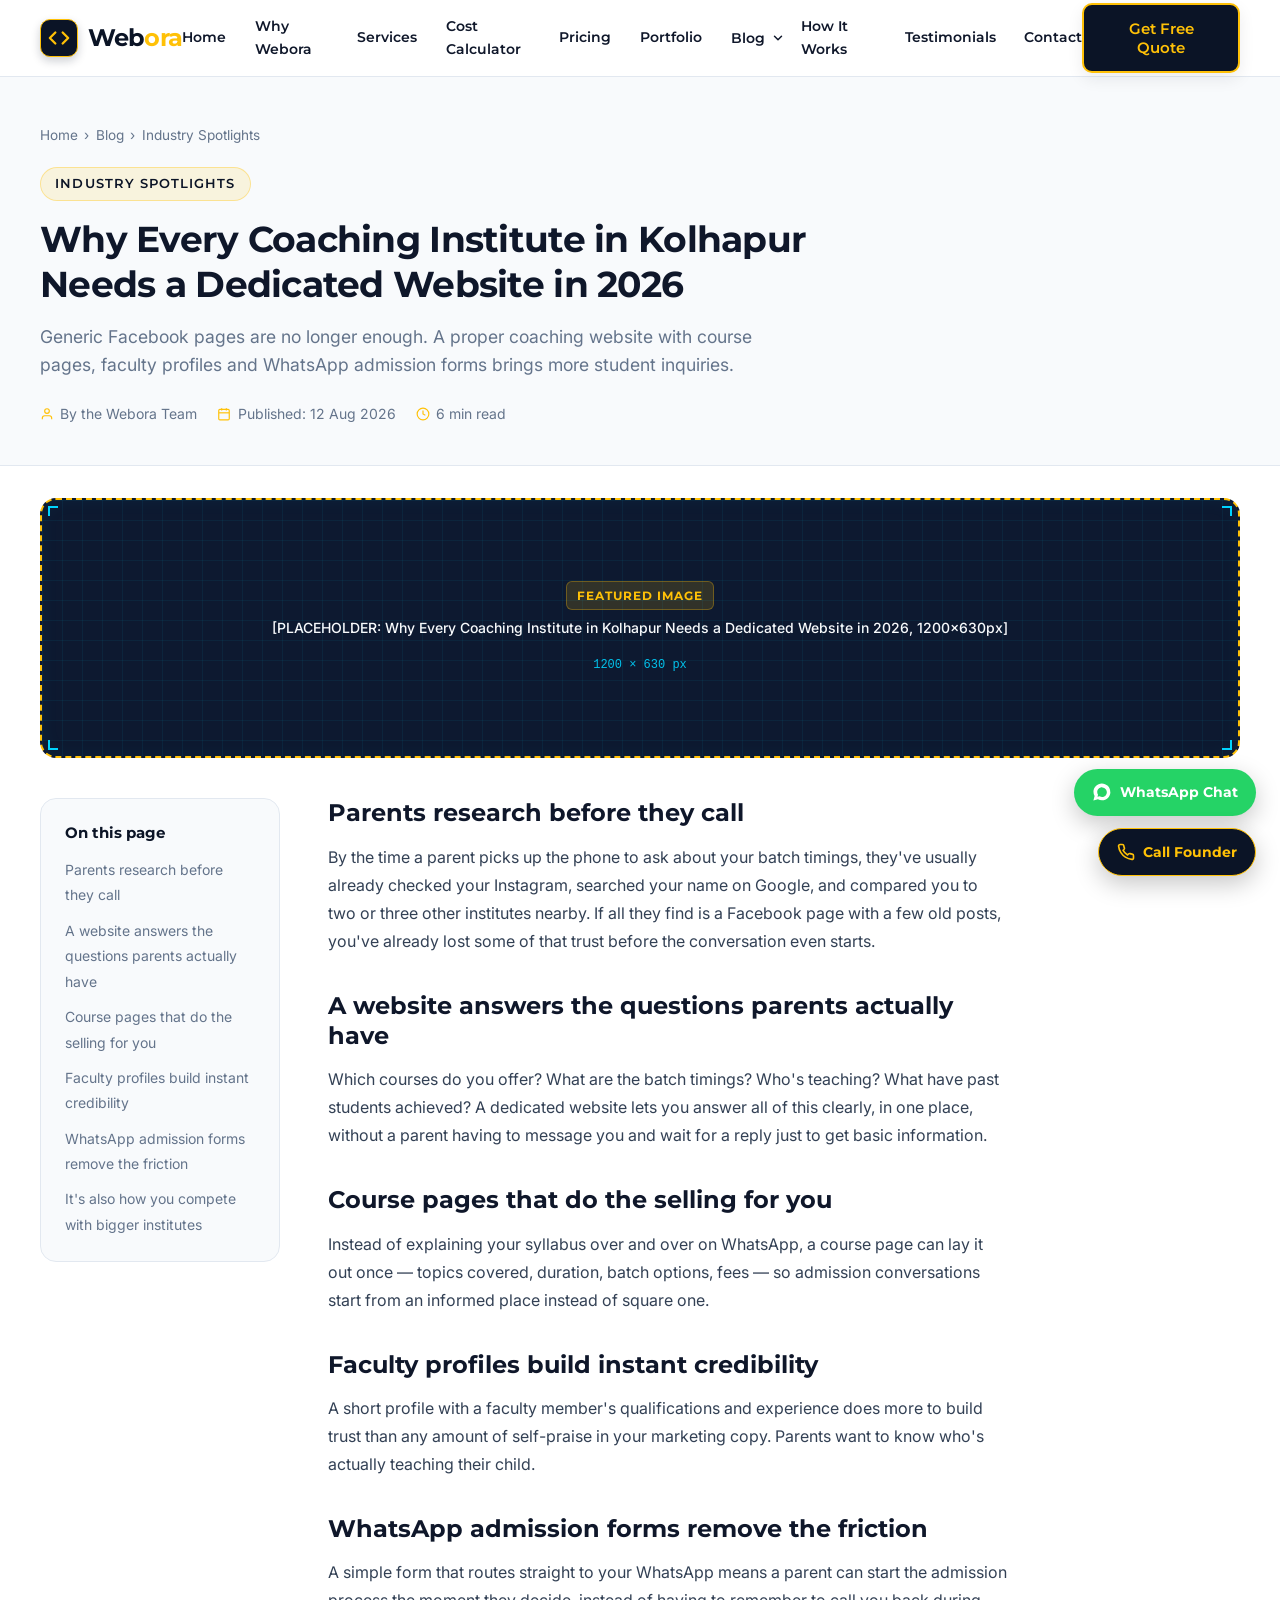
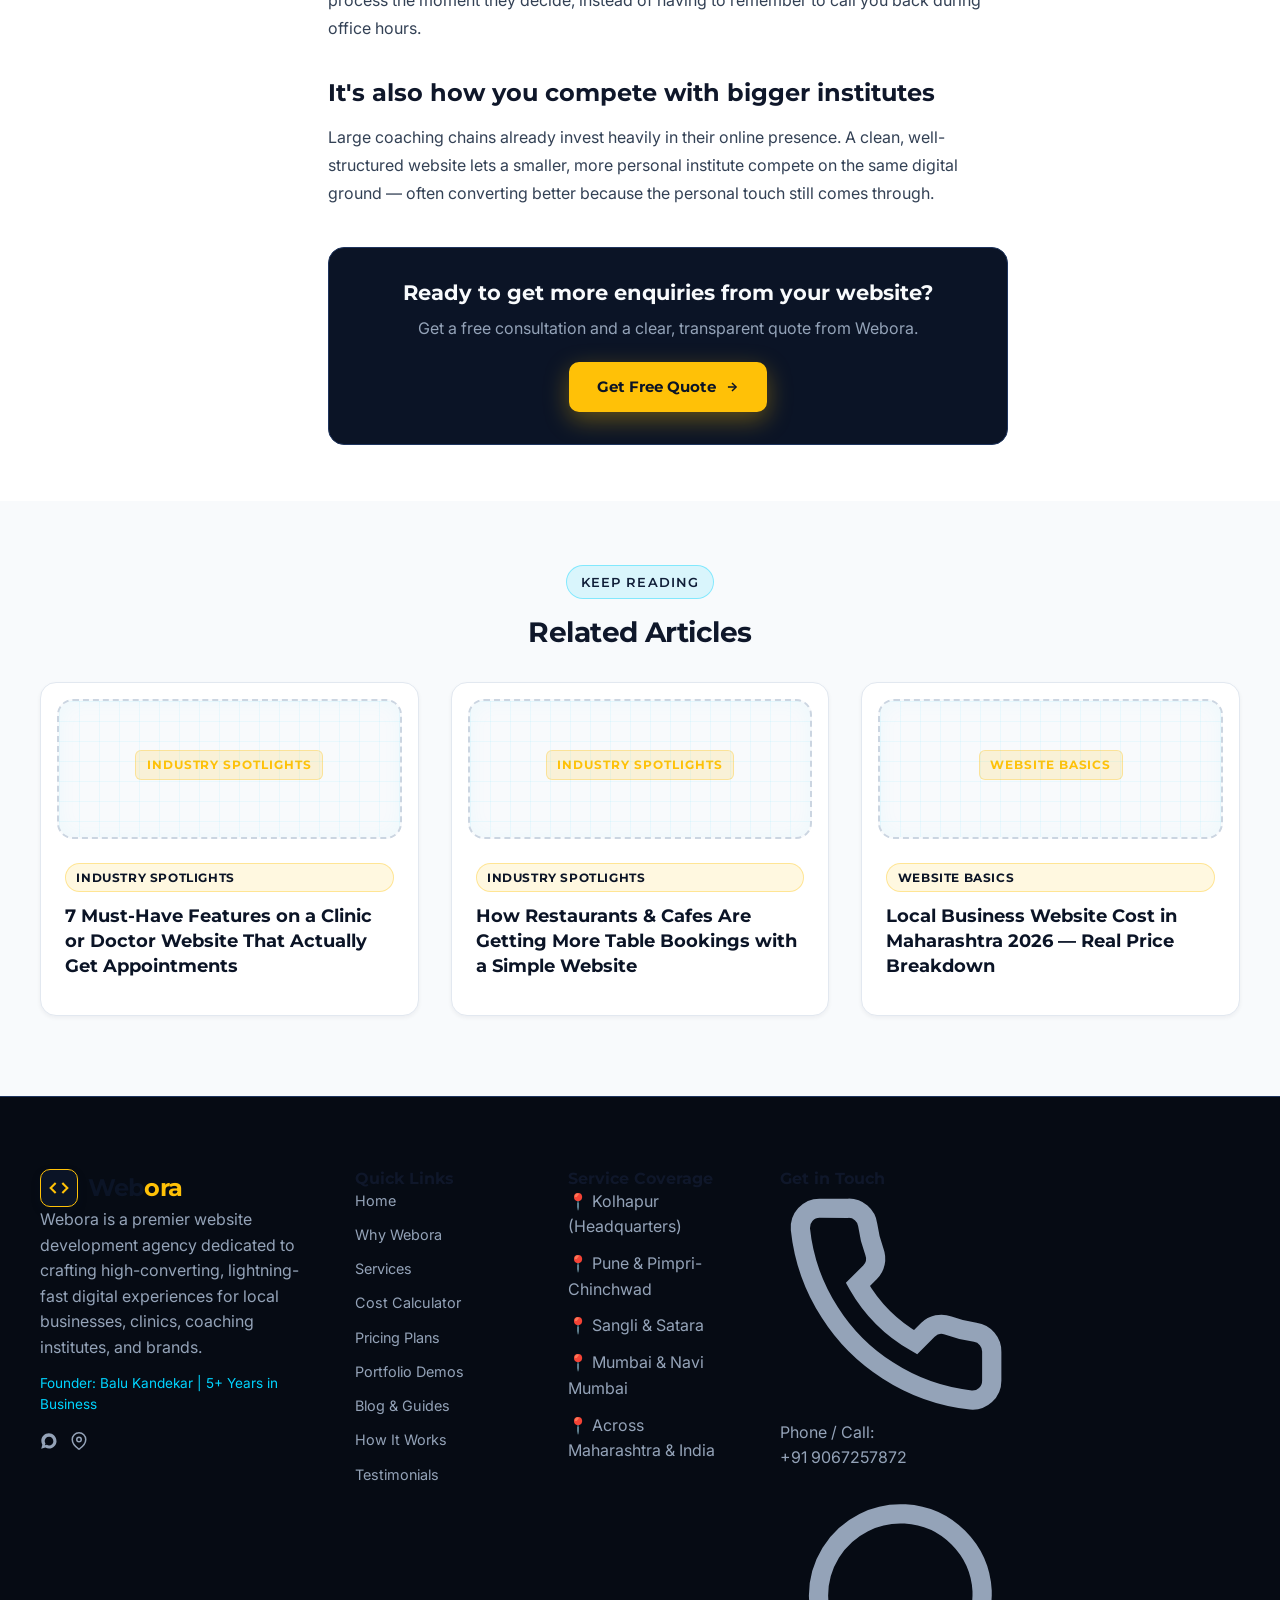
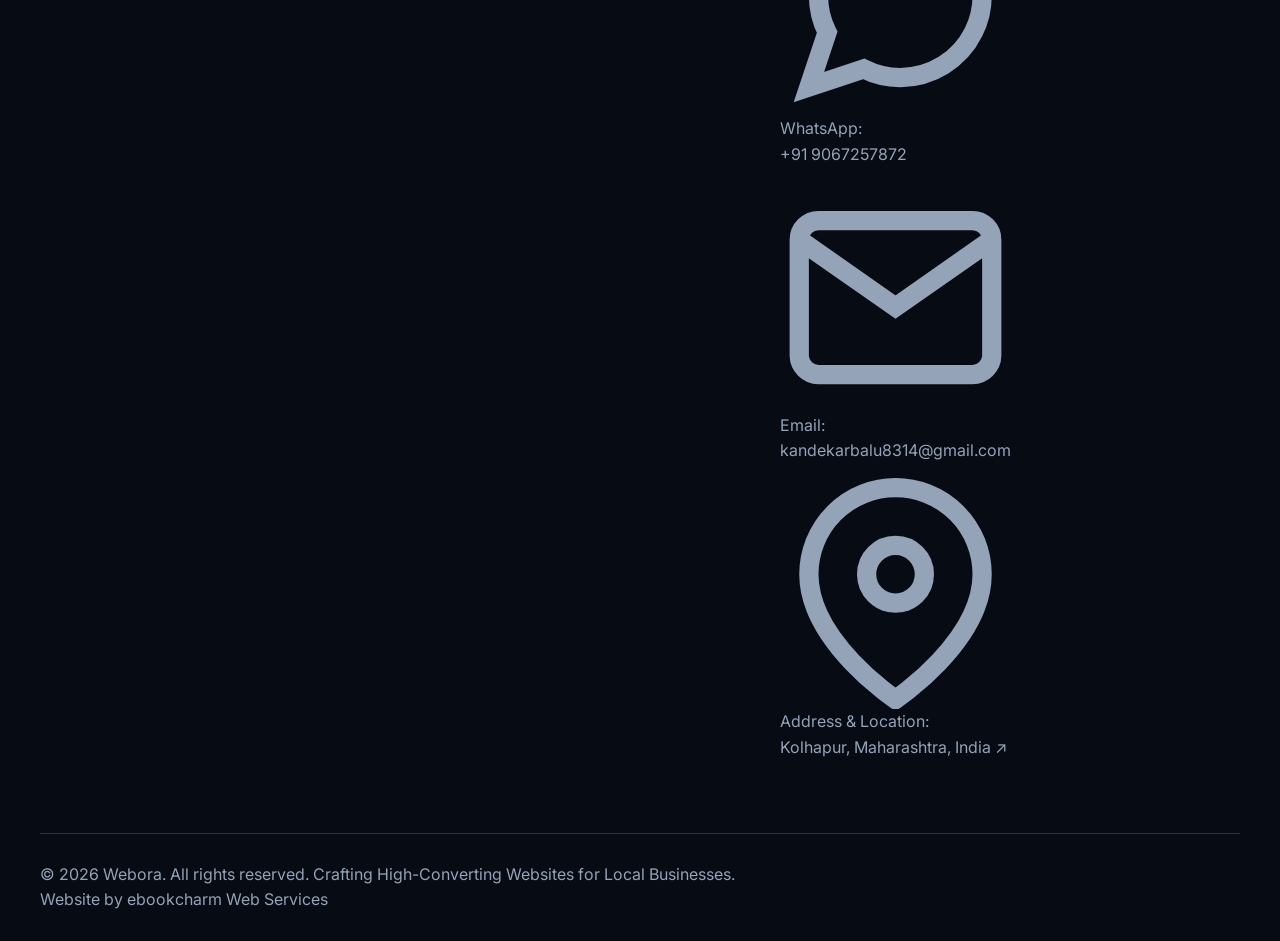
<file: industry-coaching.html>
<!DOCTYPE html>
<html lang="en">
<head>
<meta charset="UTF-8">
<meta name="viewport" content="width=device-width, initial-scale=1.0">
<meta name="description" content="Generic Facebook pages are no longer enough. A proper coaching website with course pages, faculty profiles and WhatsApp admission forms brings more student inquiries.">
<meta name="keywords" content="coaching institute website, education website Kolhapur, admission website, Webora">
<meta name="author" content="ebookcharm Web Services">
<title>Why Every Coaching Institute in Kolhapur Needs a Dedicated Website in 2026 | Webora Blog</title>
<link rel="canonical" href="https://yourdomain.com/industry-coaching.html"> <!-- CHANGE DOMAIN: update https://yourdomain.com sitewide before launch -->
<meta property="og:type" content="article">
<meta property="og:title" content="Why Every Coaching Institute in Kolhapur Needs a Dedicated Website in 2026 | Webora Blog">
<meta property="og:description" content="Generic Facebook pages are no longer enough. A proper coaching website with course pages, faculty profiles and WhatsApp admission forms brings more student inquiries.">
<meta property="og:url" content="https://yourdomain.com/industry-coaching.html">
<meta property="og:site_name" content="Webora">
<meta name="twitter:card" content="summary_large_image">
<meta name="twitter:title" content="Why Every Coaching Institute in Kolhapur Needs a Dedicated Website in 2026 | Webora Blog">
<meta name="twitter:description" content="Generic Facebook pages are no longer enough. A proper coaching website with course pages, faculty profiles and WhatsApp admission forms brings more student inquiries.">
<link rel="preconnect" href="https://fonts.googleapis.com">
<link rel="preconnect" href="https://fonts.gstatic.com" crossorigin>
<link href="https://fonts.googleapis.com/css2?family=Inter:wght@400;500;600;700&family=Montserrat:wght@600;700;800&display=swap" rel="stylesheet">
<link rel="stylesheet" href="style.css">
<script src="script.js" defer></script>
</head>
<body>
  <header class="site-header">
    <div class="container header-container">
      <a href="index.html" class="brand-logo" aria-label="Webora Home">
        <div class="logo-symbol">
          <svg width="22" height="22" viewBox="0 0 24 24" fill="none" stroke="currentColor" stroke-width="2.5" stroke-linecap="round" stroke-linejoin="round">
            <polyline points="16 18 22 12 16 6"></polyline>
            <polyline points="8 6 2 12 8 18"></polyline>
          </svg>
        </div>
        <span class="logo-text">Web<span>ora</span></span>
      </a>

      <nav class="nav-menu" aria-label="Main Navigation">
        <a href="index.html#home" class="nav-link">Home</a>
        <a href="index.html#pain-solutions" class="nav-link">Why Webora</a>
        <a href="index.html#services" class="nav-link">Services</a>
        <a href="index.html#calculator" class="nav-link">Cost Calculator</a>
        <a href="index.html#pricing" class="nav-link">Pricing</a>
        <a href="index.html#portfolio" class="nav-link">Portfolio</a>
        <div class="nav-item-dropdown" id="navBlogDropdown">
          <button type="button" class="nav-link nav-dropdown-trigger" id="blogDropdownTrigger" aria-expanded="false" aria-haspopup="true" aria-controls="blogDropdownMenu">
            <span>Blog</span>
            <svg class="dropdown-chevron" width="14" height="14" viewBox="0 0 24 24" fill="none" stroke="currentColor" stroke-width="2.5" stroke-linecap="round" stroke-linejoin="round">
              <polyline points="6 9 12 15 18 9"></polyline>
            </svg>
          </button>
          <div class="nav-dropdown-menu" id="blogDropdownMenu" aria-labelledby="blogDropdownTrigger">
            <a href="index.html#blog" class="dropdown-link">All Articles</a>
            <a href="index.html#blog-more-customers-speed" class="dropdown-link">More Customers Online</a>
            <a href="index.html#blog-industry-coaching" class="dropdown-link">Industry Spotlights</a>
            <a href="index.html#blog-basics-pricing" class="dropdown-link">Website Basics</a>
            <a href="index.html#blog-success-apex" class="dropdown-link">Client Success Stories</a>
          </div>
        </div>
        <a href="index.html#process" class="nav-link">How It Works</a>
        <a href="index.html#testimonials" class="nav-link">Testimonials</a>
        <a href="index.html#contact" class="nav-link">Contact</a>
      </nav>

      <div class="header-actions">
        <button type="button" class="btn btn-primary btn-pulse" data-open-modal data-package-name="General Inquiry Consultation">
          Get Free Quote
        </button>
        <button class="mobile-menu-toggle" aria-label="Toggle navigation menu">
          <span></span><span></span><span></span>
        </button>
      </div>
    </div>
  </header>

  <aside class="floating-actions-container" aria-label="Quick Connect Actions">
    <a href="https://wa.me/919067257872?text=Hello%20Webora!%20I%20would%20like%20to%20get%20a%20free%20website%20quote%20for%20my%20business."
       class="float-btn float-whatsapp" target="_blank" rel="noopener noreferrer" data-dynamic-whatsapp aria-label="Chat with Founder on WhatsApp">
      <svg width="20" height="20" viewBox="0 0 24 24" fill="currentColor"><path d="M12.031 6.172c-3.181 0-5.767 2.586-5.768 5.766-.001 1.298.38 2.27 1.019 3.287l-.711 2.598 2.664-.699c.971.54 1.761.882 2.796.883h.005c3.179 0 5.767-2.587 5.767-5.766.001-3.181-2.587-5.769-5.767-5.769zM22.055 11.94c-.004 5.549-4.512 10.057-10.059 10.057-1.748-.001-3.411-.453-4.881-1.258l-5.467 1.433 1.458-5.327c-.886-1.536-1.354-3.29-1.355-5.086.004-5.548 4.512-10.057 10.06-10.057 2.686.002 5.21 1.047 7.108 2.946 1.898 1.899 2.942 4.423 2.936 7.108z"/></svg>
      <span>WhatsApp Chat</span>
    </a>
    <a href="tel:9067257872" class="float-btn float-call" data-dynamic-phone aria-label="Direct Call to Balu Kandekar">
      <svg width="18" height="18" viewBox="0 0 24 24" fill="none" stroke="currentColor" stroke-width="2.2" stroke-linecap="round" stroke-linejoin="round"><path d="M22 16.92v3a2 2 0 0 1-2.18 2 19.79 19.79 0 0 1-8.63-3.07 19.5 19.5 0 0 1-6-6 19.79 19.79 0 0 1-3.07-8.67A2 2 0 0 1 4.11 2h3a2 2 0 0 1 2 1.72 12.84 12.84 0 0 0 .7 2.81 2 2 0 0 1-.45 2.11L8.09 9.91a16 16 0 0 0 6 6l1.27-1.27a2 2 0 0 1 2.11-.45 12.84 12.84 0 0 0 2.81.7A2 2 0 0 1 22 16.92z"></path></svg>
      <span>Call Founder</span>
    </a>
  </aside>
  <main>
    <section class="article-header">
      <div class="container">
        <div class="article-breadcrumb">
          <a href="index.html">Home</a> &rsaquo; <a href="index.html#blog">Blog</a> &rsaquo; <a href="index.html#blog-industry-coaching">Industry Spotlights</a>
        </div>
        <span class="section-badge">Industry Spotlights</span>
        <h1 class="article-headline">Why Every Coaching Institute in Kolhapur Needs a Dedicated Website in 2026</h1>
        <p class="article-summary">Generic Facebook pages are no longer enough. A proper coaching website with course pages, faculty profiles and WhatsApp admission forms brings more student inquiries.</p>
        <div class="article-meta-row">
          <span><svg width="14" height="14" viewBox="0 0 24 24" fill="none" stroke="currentColor" stroke-width="2"><path d="M20 21v-2a4 4 0 0 0-4-4H8a4 4 0 0 0-4 4v2"></path><circle cx="12" cy="7" r="4"></circle></svg> By the Webora Team</span>
          <span><svg width="14" height="14" viewBox="0 0 24 24" fill="none" stroke="currentColor" stroke-width="2"><rect x="3" y="4" width="18" height="18" rx="2"></rect><line x1="16" y1="2" x2="16" y2="6"></line><line x1="8" y1="2" x2="8" y2="6"></line><line x1="3" y1="10" x2="21" y2="10"></line></svg> Published: 12 Aug 2026</span>
          <span><svg width="14" height="14" viewBox="0 0 24 24" fill="none" stroke="currentColor" stroke-width="2"><circle cx="12" cy="12" r="10"></circle><polyline points="12 6 12 12 16 14"></polyline></svg> 6 min read</span>
        </div>
      </div>
    </section>

    <section class="article-body-section" style="padding-top:2rem;">
      <div class="container">
        <div class="article-featured-image" style="margin-bottom:2.5rem;">
          <!--
            FEATURED IMAGE — generate in ChatGPT/DALL-E and upload as: images/blog-industry-coaching.jpg
            Recommended size: 1200 x 630 px (for social sharing), JPG or WEBP, under 200KB
            Once uploaded, replace the placeholder div below with:
            <img src="images/blog-industry-coaching.jpg" alt="Why Every Coaching Institute in Kolhapur Needs a Dedicated Website in 2026" width="1200" height="630" loading="lazy" style="width:100%;border-radius:16px;">
          -->
          <div class="blueprint-placeholder">
            <div class="placeholder-corner corner-tl"></div>
            <div class="placeholder-corner corner-tr"></div>
            <div class="placeholder-corner corner-bl"></div>
            <div class="placeholder-corner corner-br"></div>
            <span class="placeholder-tag">Featured Image</span>
            <p class="placeholder-text">[PLACEHOLDER: Why Every Coaching Institute in Kolhapur Needs a Dedicated Website in 2026, 1200x630px]</p>
            <span class="placeholder-dim">1200 × 630 px</span>
          </div>
        </div>

        <div class="article-layout">
          <aside class="article-toc">
            <h4>On this page</h4>
            <ul><li><a href="#h0">Parents research before they call</a></li><li><a href="#h1">A website answers the questions parents actually have</a></li><li><a href="#h2">Course pages that do the selling for you</a></li><li><a href="#h3">Faculty profiles build instant credibility</a></li><li><a href="#h4">WhatsApp admission forms remove the friction</a></li><li><a href="#h5">It's also how you compete with bigger institutes</a></li></ul>
          </aside>

          <article class="article-content">
            <h2 id="h0">Parents research before they call</h2><p>By the time a parent picks up the phone to ask about your batch timings, they've usually already checked your Instagram, searched your name on Google, and compared you to two or three other institutes nearby. If all they find is a Facebook page with a few old posts, you've already lost some of that trust before the conversation even starts.</p><h2 id="h1">A website answers the questions parents actually have</h2><p>Which courses do you offer? What are the batch timings? Who's teaching? What have past students achieved? A dedicated website lets you answer all of this clearly, in one place, without a parent having to message you and wait for a reply just to get basic information.</p><h2 id="h2">Course pages that do the selling for you</h2><p>Instead of explaining your syllabus over and over on WhatsApp, a course page can lay it out once — topics covered, duration, batch options, fees — so admission conversations start from an informed place instead of square one.</p><h2 id="h3">Faculty profiles build instant credibility</h2><p>A short profile with a faculty member's qualifications and experience does more to build trust than any amount of self-praise in your marketing copy. Parents want to know who's actually teaching their child.</p><h2 id="h4">WhatsApp admission forms remove the friction</h2><p>A simple form that routes straight to your WhatsApp means a parent can start the admission process the moment they decide, instead of having to remember to call you back during office hours.</p><h2 id="h5">It's also how you compete with bigger institutes</h2><p>Large coaching chains already invest heavily in their online presence. A clean, well-structured website lets a smaller, more personal institute compete on the same digital ground — often converting better because the personal touch still comes through.</p>
            <div class="article-cta-box">
              <h3>Ready to get more enquiries from your website?</h3>
              <p>Get a free consultation and a clear, transparent quote from Webora.</p>
              <button type="button" class="btn btn-gold btn-pulse" data-open-modal data-package-name="Consultation: Why Every Coaching Institute in Kolhapur Needs a Dedicated W">
                Get Free Quote <svg width="14" height="14" viewBox="0 0 24 24" fill="none" stroke="currentColor" stroke-width="2.5"><line x1="5" y1="12" x2="19" y2="12"></line><polyline points="12 5 19 12 12 19"></polyline></svg>
              </button>
            </div>
          </article>
        </div>
      </div>
    </section>

    <section class="article-related-section">
      <div class="container">
        <div class="section-header" style="margin-bottom:2rem;">
          <span class="section-badge cyan">Keep Reading</span>
          <h2 class="section-title" style="font-size:1.75rem;">Related Articles</h2>
        </div>
        <div class="blog-grid">
          <a href="industry-clinic.html" class="blog-card" style="text-decoration:none;">
        <div class="blog-img-box"><div class="blueprint-placeholder light-context" style="min-height:140px;"><span class="placeholder-tag">Industry Spotlights</span></div></div>
        <div class="blog-content"><span class="blog-category-badge">Industry Spotlights</span><h3 class="blog-title" style="margin-top:0.75rem;">7 Must-Have Features on a Clinic or Doctor Website That Actually Get Appointments</h3></div>
        </a><a href="industry-restaurant.html" class="blog-card" style="text-decoration:none;">
        <div class="blog-img-box"><div class="blueprint-placeholder light-context" style="min-height:140px;"><span class="placeholder-tag">Industry Spotlights</span></div></div>
        <div class="blog-content"><span class="blog-category-badge">Industry Spotlights</span><h3 class="blog-title" style="margin-top:0.75rem;">How Restaurants & Cafes Are Getting More Table Bookings with a Simple Website</h3></div>
        </a><a href="basics-pricing.html" class="blog-card" style="text-decoration:none;">
        <div class="blog-img-box"><div class="blueprint-placeholder light-context" style="min-height:140px;"><span class="placeholder-tag">Website Basics</span></div></div>
        <div class="blog-content"><span class="blog-category-badge">Website Basics</span><h3 class="blog-title" style="margin-top:0.75rem;">Local Business Website Cost in Maharashtra 2026 — Real Price Breakdown</h3></div>
        </a>
        </div>
      </div>
    </section>

  </main>
  <footer id="contact" class="site-footer">
    <div class="container">
      <div class="footer-grid">
        <div class="footer-brand">
          <a href="index.html" class="brand-logo">
            <div class="logo-symbol">
              <svg width="20" height="20" viewBox="0 0 24 24" fill="none" stroke="currentColor" stroke-width="2.5">
                <polyline points="16 18 22 12 16 6"></polyline>
                <polyline points="8 6 2 12 8 18"></polyline>
              </svg>
            </div>
            <span class="logo-text">Web<span>ora</span></span>
          </a>
          <p class="footer-bio">
            Webora is a premier website development agency dedicated to crafting high-converting, lightning-fast digital experiences for local businesses, clinics, coaching institutes, and brands.
          </p>
          <p style="font-size: 0.85rem; color: var(--color-cyan-primary); margin-top: 0.5rem;">
            Founder: Balu Kandekar | 5+ Years in Business
          </p>
          <div class="footer-social-links" style="margin-top: 1rem; display: flex; gap: 0.75rem;">
            <a href="https://wa.me/919067257872" target="_blank" rel="noopener noreferrer" class="social-icon-btn" aria-label="Webora WhatsApp">
              <svg width="18" height="18" viewBox="0 0 24 24" fill="currentColor"><path d="M12.031 6.172c-3.181 0-5.767 2.586-5.768 5.766-.001 1.298.38 2.27 1.019 3.287l-.711 2.598 2.664-.699c.971.54 1.761.882 2.796.883h.005c3.179 0 5.767-2.587 5.767-5.766.001-3.181-2.587-5.769-5.767-5.769zm10.024 5.768c-.004 5.549-4.512 10.057-10.059 10.057-1.748-.001-3.411-.453-4.881-1.258l-5.467 1.433 1.458-5.327c-.886-1.536-1.354-3.29-1.355-5.086.004-5.548 4.512-10.057 10.06-10.057 2.686.002 5.21 1.047 7.108 2.946 1.898 1.899 2.942 4.423 2.936 7.108z"/></svg>
            </a>
            <a href="https://maps.google.com/?q=Kolhapur,Maharashtra" target="_blank" rel="noopener noreferrer" class="social-icon-btn" aria-label="Webora on Google Maps">
              <svg width="18" height="18" viewBox="0 0 24 24" fill="none" stroke="currentColor" stroke-width="2"><path d="M21 10c0 7-9 13-9 13s-9-6-9-13a9 9 0 0 1 18 0z"></path><circle cx="12" cy="10" r="3"></circle></svg>
            </a>
          </div>
        </div>

        <div class="footer-column">
          <h4 class="footer-heading">Quick Links</h4>
          <div class="footer-links-list">
            <a href="index.html#home" class="footer-link">Home</a>
            <a href="index.html#pain-solutions" class="footer-link">Why Webora</a>
            <a href="index.html#services" class="footer-link">Services</a>
            <a href="index.html#calculator" class="footer-link">Cost Calculator</a>
            <a href="index.html#pricing" class="footer-link">Pricing Plans</a>
            <a href="index.html#portfolio" class="footer-link">Portfolio Demos</a>
            <a href="index.html#blog" class="footer-link">Blog & Guides</a>
            <a href="index.html#process" class="footer-link">How It Works</a>
            <a href="index.html#testimonials" class="footer-link">Testimonials</a>
          </div>
        </div>

        <div class="footer-column">
          <h4 class="footer-heading">Service Coverage</h4>
          <div class="footer-links-list">
            <span class="footer-link">📍 Kolhapur (Headquarters)</span>
            <span class="footer-link">📍 Pune & Pimpri-Chinchwad</span>
            <span class="footer-link">📍 Sangli & Satara</span>
            <span class="footer-link">📍 Mumbai & Navi Mumbai</span>
            <span class="footer-link">📍 Across Maharashtra & India</span>
          </div>
        </div>

        <div class="footer-column">
          <h4 class="footer-heading">Get in Touch</h4>
          <div class="footer-contact-list">
            <div class="footer-contact-item">
              <svg viewBox="0 0 24 24" fill="none" stroke="currentColor" stroke-width="2"><path d="M22 16.92v3a2 2 0 0 1-2.18 2 19.79 19.79 0 0 1-8.63-3.07 19.5 19.5 0 0 1-6-6 19.79 19.79 0 0 1-3.07-8.67A2 2 0 0 1 4.11 2h3a2 2 0 0 1 2 1.72 12.84 12.84 0 0 0 .7 2.81 2 2 0 0 1-.45 2.11L8.09 9.91a16 16 0 0 0 6 6l1.27-1.27a2 2 0 0 1 2.11-.45 12.84 12.84 0 0 0 2.81.7A2 2 0 0 1 22 16.92z"></path></svg>
              <div><span>Phone / Call:</span><br><a href="tel:9067257872" data-dynamic-phone>+91 9067257872</a></div>
            </div>
            <div class="footer-contact-item">
              <svg viewBox="0 0 24 24" fill="none" stroke="currentColor" stroke-width="2"><path d="M21 11.5a8.38 8.38 0 0 1-.9 3.8 8.5 8.5 0 0 1-7.6 4.7 8.38 8.38 0 0 1-3.8-.9L3 21l1.9-5.7a8.38 8.38 0 0 1-.9-3.8 8.5 8.5 0 0 1 4.7-7.6 8.38 8.38 0 0 1 3.8-.9h.5a8.48 8.48 0 0 1 8 8v.5z"></path></svg>
              <div><span>WhatsApp:</span><br><a href="https://wa.me/919067257872" target="_blank" rel="noopener noreferrer" data-dynamic-whatsapp>+91 9067257872</a></div>
            </div>
            <div class="footer-contact-item">
              <svg viewBox="0 0 24 24" fill="none" stroke="currentColor" stroke-width="2"><path d="M4 4h16c1.1 0 2 .9 2 2v12c0 1.1-.9 2-2 2H4c-1.1 0-2-.9-2-2V6c0-1.1.9-2 2-2z"></path><polyline points="22,6 12,13 2,6"></polyline></svg>
              <div><span>Email:</span><br><a href="mailto:kandekarbalu8314@gmail.com">kandekarbalu8314@gmail.com</a></div>
            </div>
            <div class="footer-contact-item">
              <svg viewBox="0 0 24 24" fill="none" stroke="currentColor" stroke-width="2"><path d="M21 10c0 7-9 13-9 13s-9-6-9-13a9 9 0 0 1 18 0z"></path><circle cx="12" cy="10" r="3"></circle></svg>
              <div><span>Address & Location:</span><br><a href="https://maps.google.com/?q=Kolhapur,Maharashtra" target="_blank" rel="noopener noreferrer">Kolhapur, Maharashtra, India ↗</a></div>
            </div>
          </div>
        </div>
      </div>

      <div class="footer-bottom-bar">
        <div>© 2026 Webora. All rights reserved. Crafting High-Converting Websites for Local Businesses.</div>
        <div class="credit-line">Website by ebookcharm Web Services</div>
      </div>
    </div>
  </footer>
  <div id="enquiryModal" class="modal-backdrop" role="dialog" aria-modal="true" aria-labelledby="modalTitle">
    <div class="modal-dialog">
      <div class="modal-header">
        <h3 id="modalTitle" class="modal-title">Get a Free Consultation & Quote</h3>
        <p class="modal-subtitle">Direct response from founder Balu Kandekar within 2 hours.</p>
        <button type="button" id="modalCloseBtn" class="modal-close-btn" aria-label="Close dialog">×</button>
      </div>
      <div class="modal-body">
        <form id="enquiryModalForm">
          <div class="form-group">
            <label class="form-label" for="client_name">Full Name *</label>
            <input type="text" id="client_name" name="client_name" class="form-input" placeholder="e.g. Balu Kandekar" required>
          </div>
          <div class="form-group">
            <label class="form-label" for="client_phone">Phone / WhatsApp Number *</label>
            <input type="tel" id="client_phone" name="client_phone" class="form-input" placeholder="e.g. 9067257872" required>
          </div>
          <div class="form-group">
            <label class="form-label" for="client_business_type">Business Name / Industry</label>
            <input type="text" id="client_business_type" name="client_business_type" class="form-input" placeholder="e.g. Coaching Institute / Dental Clinic / Retail Shop">
          </div>
          <div class="form-group">
            <label class="form-label" for="client_package">Selected Package or Custom Quote</label>
            <input type="text" id="client_package" name="client_package" class="form-input" placeholder="General Consultation" readonly>
          </div>
          <div class="form-group">
            <label class="form-label" for="client_timeline">Preferred Timeline</label>
            <select id="client_timeline" name="client_timeline" class="form-select">
              <option value="Standard (15-20 Days)" selected>Standard (15–20 Days)</option>
              <option value="Fast Track (7-10 Days)">Fast Track (7–10 Days)</option>
            </select>
          </div>
          <div class="form-group">
            <label class="form-label" for="client_notes">Additional Requirements or Notes</label>
            <textarea id="client_notes" name="client_notes" class="form-textarea" placeholder="Tell us about any specific features, design preferences, or competitor websites you like..."></textarea>
          </div>
          <button type="submit" class="btn btn-gold btn-block btn-pulse" style="margin-top: 1rem;">
            <svg width="20" height="20" viewBox="0 0 24 24" fill="currentColor"><path d="M12.031 6.172c-3.181 0-5.767 2.586-5.768 5.766-.001 1.298.38 2.27 1.019 3.287l-.711 2.598 2.664-.699c.971.54 1.761.882 2.796.883h.005c3.179 0 5.767-2.587 5.767-5.766.001-3.181-2.587-5.769-5.767-5.769z"/></svg>
            Send Inquiry via WhatsApp
          </button>
          <div id="modalStatusFeedback" class="modal-status-feedback"></div>
        </form>
      </div>
    </div>
  </div>
</body>
</html>
</file>
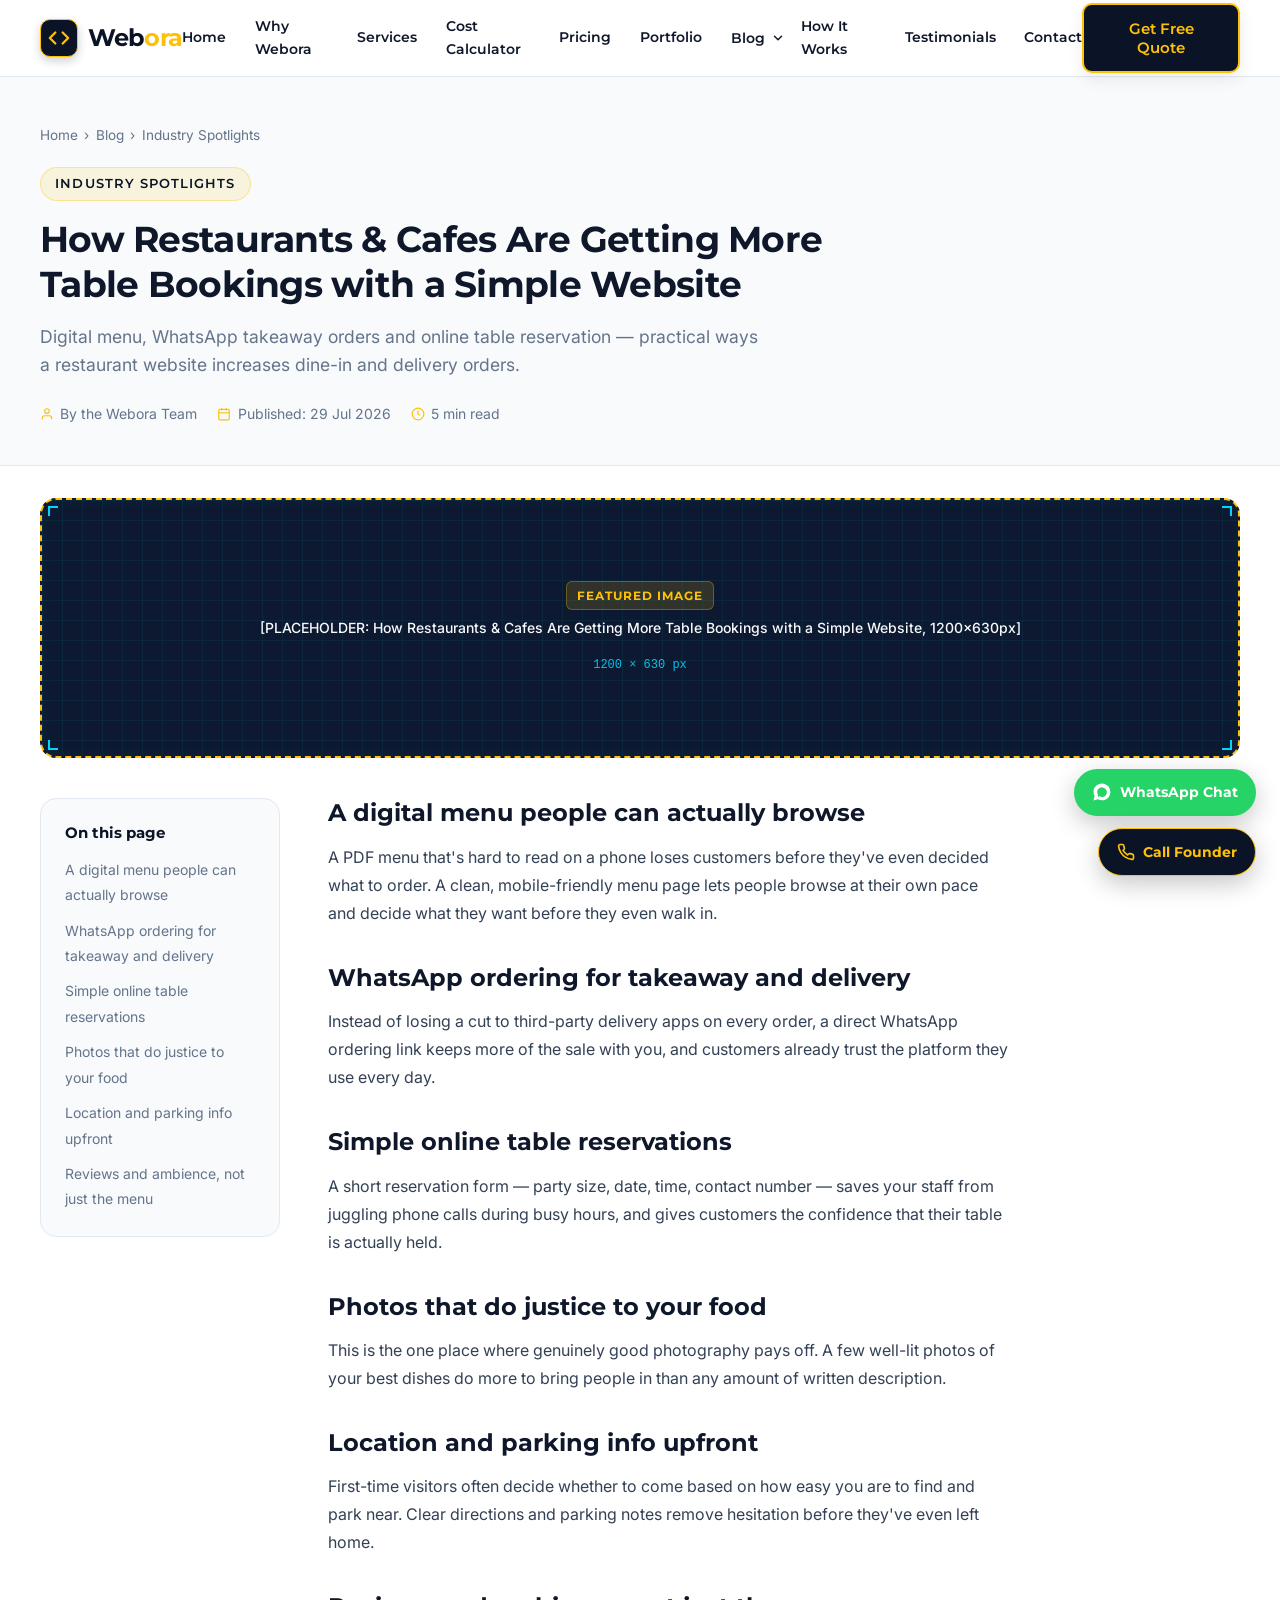
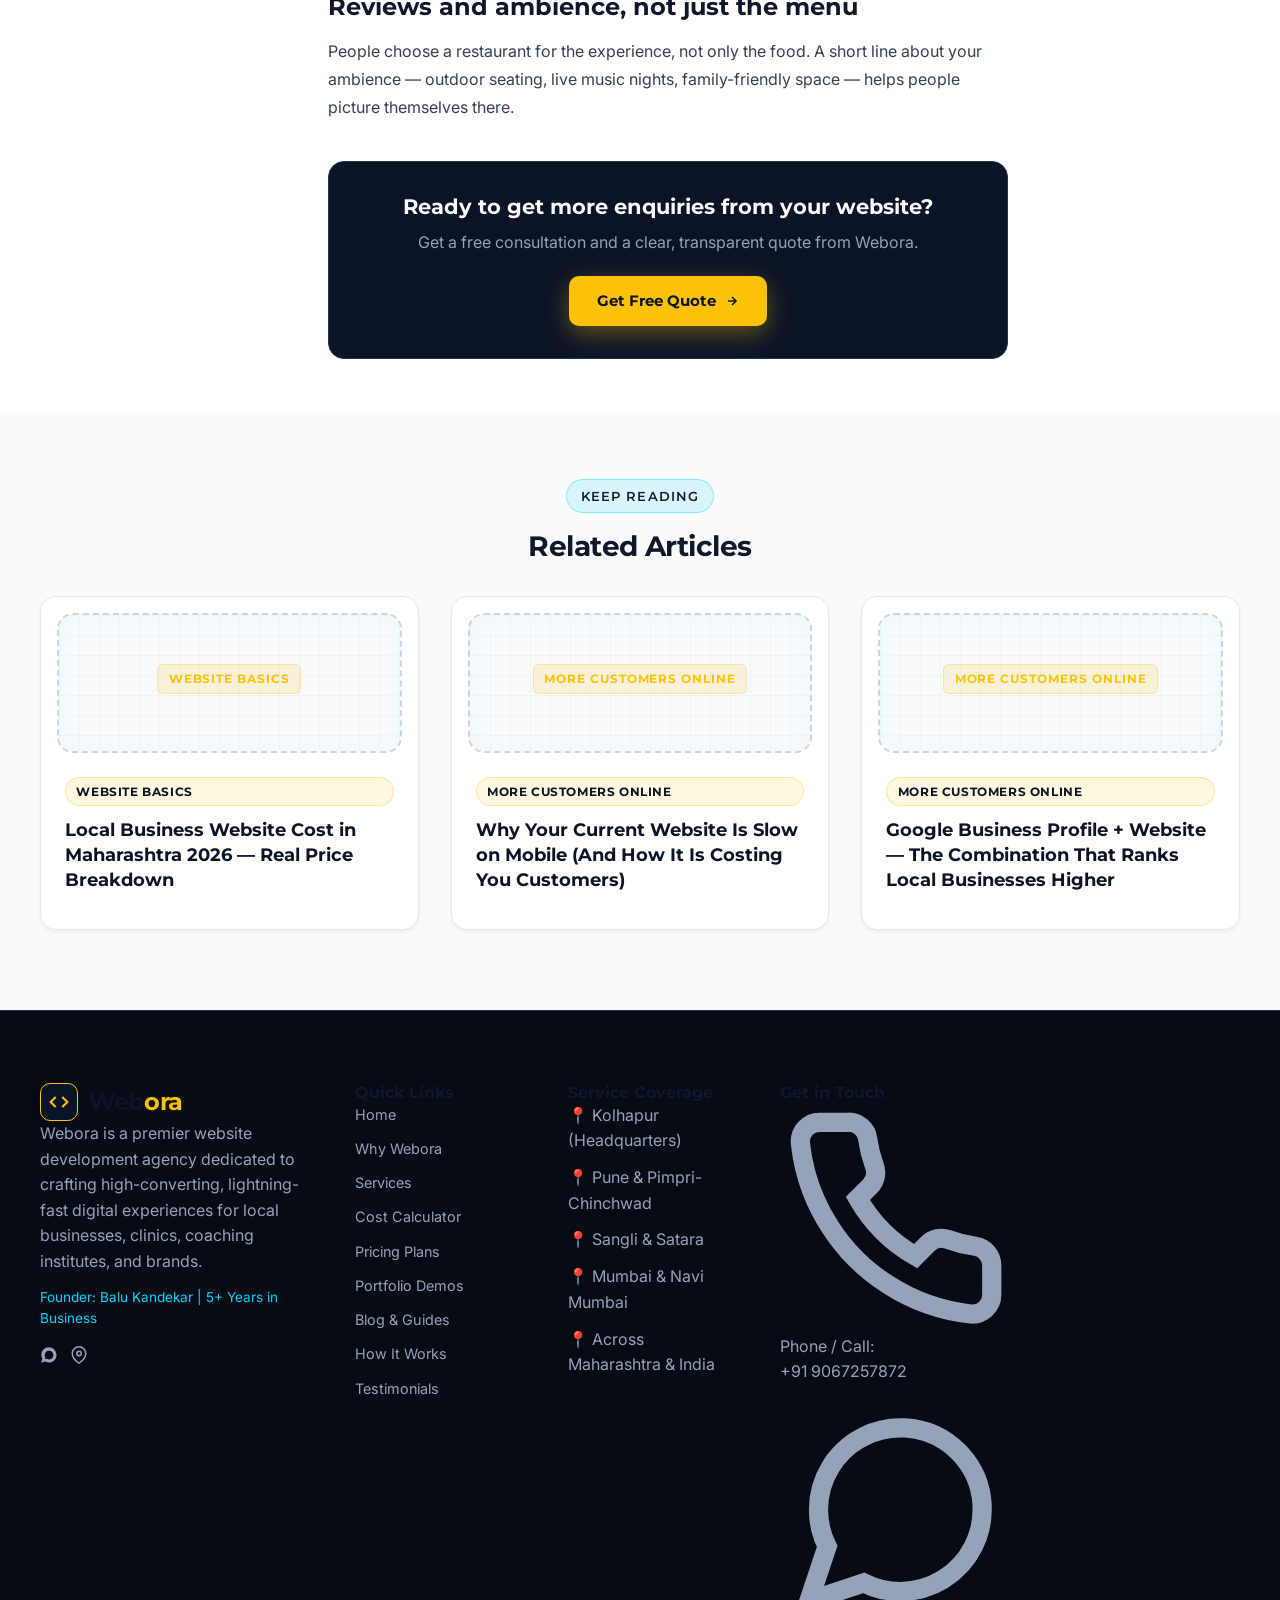
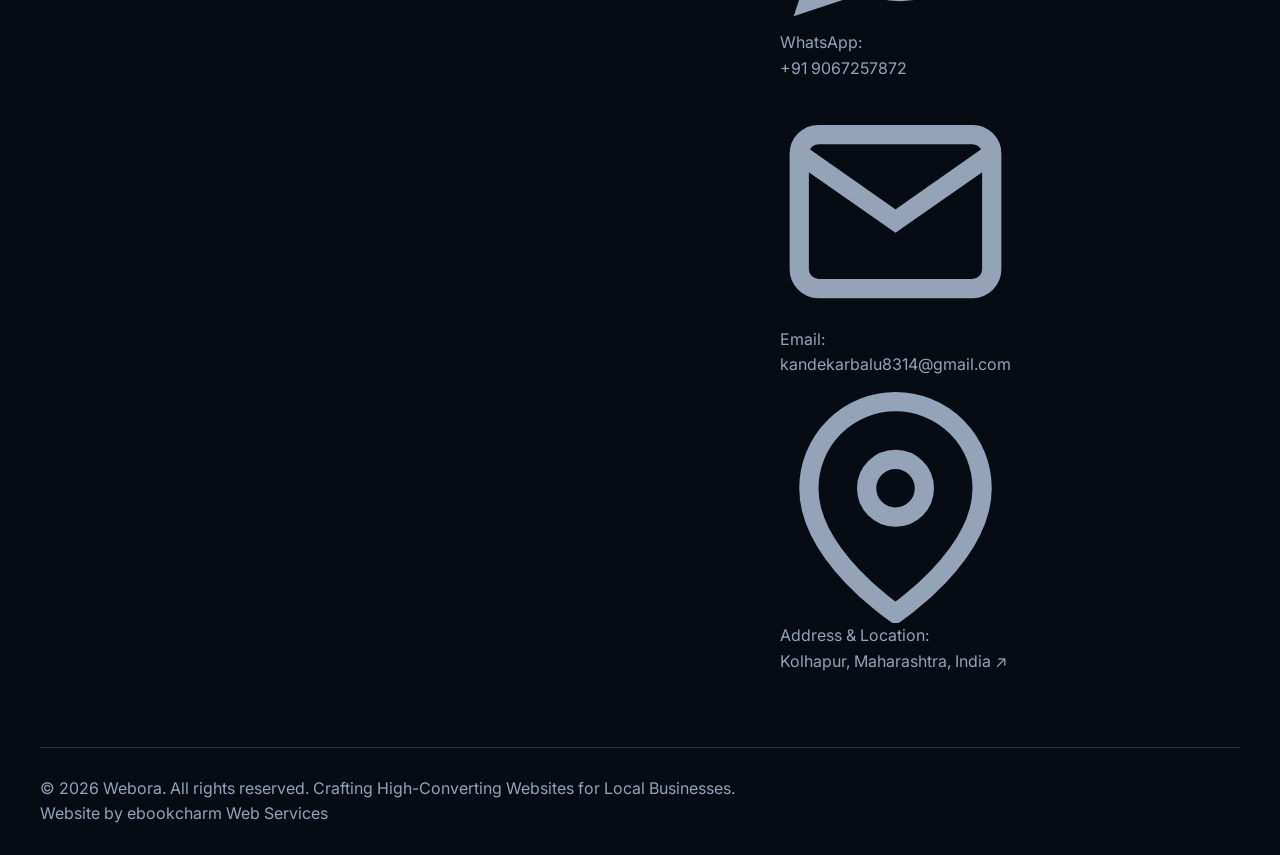
<file: industry-restaurant.html>
<!DOCTYPE html>
<html lang="en">
<head>
<meta charset="UTF-8">
<meta name="viewport" content="width=device-width, initial-scale=1.0">
<meta name="description" content="Digital menu, WhatsApp takeaway orders and online table reservation — practical ways a restaurant website increases dine-in and delivery orders.">
<meta name="keywords" content="restaurant website, cafe website Kolhapur, digital menu, table reservation website">
<meta name="author" content="ebookcharm Web Services">
<title>How Restaurants & Cafes Are Getting More Table Bookings with a Simple Website | Webora Blog</title>
<link rel="canonical" href="https://yourdomain.com/industry-restaurant.html"> <!-- CHANGE DOMAIN: update https://yourdomain.com sitewide before launch -->
<meta property="og:type" content="article">
<meta property="og:title" content="How Restaurants & Cafes Are Getting More Table Bookings with a Simple Website | Webora Blog">
<meta property="og:description" content="Digital menu, WhatsApp takeaway orders and online table reservation — practical ways a restaurant website increases dine-in and delivery orders.">
<meta property="og:url" content="https://yourdomain.com/industry-restaurant.html">
<meta property="og:site_name" content="Webora">
<meta name="twitter:card" content="summary_large_image">
<meta name="twitter:title" content="How Restaurants & Cafes Are Getting More Table Bookings with a Simple Website | Webora Blog">
<meta name="twitter:description" content="Digital menu, WhatsApp takeaway orders and online table reservation — practical ways a restaurant website increases dine-in and delivery orders.">
<link rel="preconnect" href="https://fonts.googleapis.com">
<link rel="preconnect" href="https://fonts.gstatic.com" crossorigin>
<link href="https://fonts.googleapis.com/css2?family=Inter:wght@400;500;600;700&family=Montserrat:wght@600;700;800&display=swap" rel="stylesheet">
<link rel="stylesheet" href="style.css">
<script src="script.js" defer></script>
</head>
<body>
  <header class="site-header">
    <div class="container header-container">
      <a href="index.html" class="brand-logo" aria-label="Webora Home">
        <div class="logo-symbol">
          <svg width="22" height="22" viewBox="0 0 24 24" fill="none" stroke="currentColor" stroke-width="2.5" stroke-linecap="round" stroke-linejoin="round">
            <polyline points="16 18 22 12 16 6"></polyline>
            <polyline points="8 6 2 12 8 18"></polyline>
          </svg>
        </div>
        <span class="logo-text">Web<span>ora</span></span>
      </a>

      <nav class="nav-menu" aria-label="Main Navigation">
        <a href="index.html#home" class="nav-link">Home</a>
        <a href="index.html#pain-solutions" class="nav-link">Why Webora</a>
        <a href="index.html#services" class="nav-link">Services</a>
        <a href="index.html#calculator" class="nav-link">Cost Calculator</a>
        <a href="index.html#pricing" class="nav-link">Pricing</a>
        <a href="index.html#portfolio" class="nav-link">Portfolio</a>
        <div class="nav-item-dropdown" id="navBlogDropdown">
          <button type="button" class="nav-link nav-dropdown-trigger" id="blogDropdownTrigger" aria-expanded="false" aria-haspopup="true" aria-controls="blogDropdownMenu">
            <span>Blog</span>
            <svg class="dropdown-chevron" width="14" height="14" viewBox="0 0 24 24" fill="none" stroke="currentColor" stroke-width="2.5" stroke-linecap="round" stroke-linejoin="round">
              <polyline points="6 9 12 15 18 9"></polyline>
            </svg>
          </button>
          <div class="nav-dropdown-menu" id="blogDropdownMenu" aria-labelledby="blogDropdownTrigger">
            <a href="index.html#blog" class="dropdown-link">All Articles</a>
            <a href="index.html#blog-more-customers-speed" class="dropdown-link">More Customers Online</a>
            <a href="index.html#blog-industry-coaching" class="dropdown-link">Industry Spotlights</a>
            <a href="index.html#blog-basics-pricing" class="dropdown-link">Website Basics</a>
            <a href="index.html#blog-success-apex" class="dropdown-link">Client Success Stories</a>
          </div>
        </div>
        <a href="index.html#process" class="nav-link">How It Works</a>
        <a href="index.html#testimonials" class="nav-link">Testimonials</a>
        <a href="index.html#contact" class="nav-link">Contact</a>
      </nav>

      <div class="header-actions">
        <button type="button" class="btn btn-primary btn-pulse" data-open-modal data-package-name="General Inquiry Consultation">
          Get Free Quote
        </button>
        <button class="mobile-menu-toggle" aria-label="Toggle navigation menu">
          <span></span><span></span><span></span>
        </button>
      </div>
    </div>
  </header>

  <aside class="floating-actions-container" aria-label="Quick Connect Actions">
    <a href="https://wa.me/919067257872?text=Hello%20Webora!%20I%20would%20like%20to%20get%20a%20free%20website%20quote%20for%20my%20business."
       class="float-btn float-whatsapp" target="_blank" rel="noopener noreferrer" data-dynamic-whatsapp aria-label="Chat with Founder on WhatsApp">
      <svg width="20" height="20" viewBox="0 0 24 24" fill="currentColor"><path d="M12.031 6.172c-3.181 0-5.767 2.586-5.768 5.766-.001 1.298.38 2.27 1.019 3.287l-.711 2.598 2.664-.699c.971.54 1.761.882 2.796.883h.005c3.179 0 5.767-2.587 5.767-5.766.001-3.181-2.587-5.769-5.767-5.769zM22.055 11.94c-.004 5.549-4.512 10.057-10.059 10.057-1.748-.001-3.411-.453-4.881-1.258l-5.467 1.433 1.458-5.327c-.886-1.536-1.354-3.29-1.355-5.086.004-5.548 4.512-10.057 10.06-10.057 2.686.002 5.21 1.047 7.108 2.946 1.898 1.899 2.942 4.423 2.936 7.108z"/></svg>
      <span>WhatsApp Chat</span>
    </a>
    <a href="tel:9067257872" class="float-btn float-call" data-dynamic-phone aria-label="Direct Call to Balu Kandekar">
      <svg width="18" height="18" viewBox="0 0 24 24" fill="none" stroke="currentColor" stroke-width="2.2" stroke-linecap="round" stroke-linejoin="round"><path d="M22 16.92v3a2 2 0 0 1-2.18 2 19.79 19.79 0 0 1-8.63-3.07 19.5 19.5 0 0 1-6-6 19.79 19.79 0 0 1-3.07-8.67A2 2 0 0 1 4.11 2h3a2 2 0 0 1 2 1.72 12.84 12.84 0 0 0 .7 2.81 2 2 0 0 1-.45 2.11L8.09 9.91a16 16 0 0 0 6 6l1.27-1.27a2 2 0 0 1 2.11-.45 12.84 12.84 0 0 0 2.81.7A2 2 0 0 1 22 16.92z"></path></svg>
      <span>Call Founder</span>
    </a>
  </aside>
  <main>
    <section class="article-header">
      <div class="container">
        <div class="article-breadcrumb">
          <a href="index.html">Home</a> &rsaquo; <a href="index.html#blog">Blog</a> &rsaquo; <a href="index.html#blog-industry-restaurant">Industry Spotlights</a>
        </div>
        <span class="section-badge">Industry Spotlights</span>
        <h1 class="article-headline">How Restaurants & Cafes Are Getting More Table Bookings with a Simple Website</h1>
        <p class="article-summary">Digital menu, WhatsApp takeaway orders and online table reservation — practical ways a restaurant website increases dine-in and delivery orders.</p>
        <div class="article-meta-row">
          <span><svg width="14" height="14" viewBox="0 0 24 24" fill="none" stroke="currentColor" stroke-width="2"><path d="M20 21v-2a4 4 0 0 0-4-4H8a4 4 0 0 0-4 4v2"></path><circle cx="12" cy="7" r="4"></circle></svg> By the Webora Team</span>
          <span><svg width="14" height="14" viewBox="0 0 24 24" fill="none" stroke="currentColor" stroke-width="2"><rect x="3" y="4" width="18" height="18" rx="2"></rect><line x1="16" y1="2" x2="16" y2="6"></line><line x1="8" y1="2" x2="8" y2="6"></line><line x1="3" y1="10" x2="21" y2="10"></line></svg> Published: 29 Jul 2026</span>
          <span><svg width="14" height="14" viewBox="0 0 24 24" fill="none" stroke="currentColor" stroke-width="2"><circle cx="12" cy="12" r="10"></circle><polyline points="12 6 12 12 16 14"></polyline></svg> 5 min read</span>
        </div>
      </div>
    </section>

    <section class="article-body-section" style="padding-top:2rem;">
      <div class="container">
        <div class="article-featured-image" style="margin-bottom:2.5rem;">
          <!--
            FEATURED IMAGE — generate in ChatGPT/DALL-E and upload as: images/blog-industry-restaurant.jpg
            Recommended size: 1200 x 630 px (for social sharing), JPG or WEBP, under 200KB
            Once uploaded, replace the placeholder div below with:
            <img src="images/blog-industry-restaurant.jpg" alt="How Restaurants & Cafes Are Getting More Table Bookings with a Simple Website" width="1200" height="630" loading="lazy" style="width:100%;border-radius:16px;">
          -->
          <div class="blueprint-placeholder">
            <div class="placeholder-corner corner-tl"></div>
            <div class="placeholder-corner corner-tr"></div>
            <div class="placeholder-corner corner-bl"></div>
            <div class="placeholder-corner corner-br"></div>
            <span class="placeholder-tag">Featured Image</span>
            <p class="placeholder-text">[PLACEHOLDER: How Restaurants & Cafes Are Getting More Table Bookings with a Simple Website, 1200x630px]</p>
            <span class="placeholder-dim">1200 × 630 px</span>
          </div>
        </div>

        <div class="article-layout">
          <aside class="article-toc">
            <h4>On this page</h4>
            <ul><li><a href="#h0">A digital menu people can actually browse</a></li><li><a href="#h1">WhatsApp ordering for takeaway and delivery</a></li><li><a href="#h2">Simple online table reservations</a></li><li><a href="#h3">Photos that do justice to your food</a></li><li><a href="#h4">Location and parking info upfront</a></li><li><a href="#h5">Reviews and ambience, not just the menu</a></li></ul>
          </aside>

          <article class="article-content">
            <h2 id="h0">A digital menu people can actually browse</h2><p>A PDF menu that's hard to read on a phone loses customers before they've even decided what to order. A clean, mobile-friendly menu page lets people browse at their own pace and decide what they want before they even walk in.</p><h2 id="h1">WhatsApp ordering for takeaway and delivery</h2><p>Instead of losing a cut to third-party delivery apps on every order, a direct WhatsApp ordering link keeps more of the sale with you, and customers already trust the platform they use every day.</p><h2 id="h2">Simple online table reservations</h2><p>A short reservation form — party size, date, time, contact number — saves your staff from juggling phone calls during busy hours, and gives customers the confidence that their table is actually held.</p><h2 id="h3">Photos that do justice to your food</h2><p>This is the one place where genuinely good photography pays off. A few well-lit photos of your best dishes do more to bring people in than any amount of written description.</p><h2 id="h4">Location and parking info upfront</h2><p>First-time visitors often decide whether to come based on how easy you are to find and park near. Clear directions and parking notes remove hesitation before they've even left home.</p><h2 id="h5">Reviews and ambience, not just the menu</h2><p>People choose a restaurant for the experience, not only the food. A short line about your ambience — outdoor seating, live music nights, family-friendly space — helps people picture themselves there.</p>
            <div class="article-cta-box">
              <h3>Ready to get more enquiries from your website?</h3>
              <p>Get a free consultation and a clear, transparent quote from Webora.</p>
              <button type="button" class="btn btn-gold btn-pulse" data-open-modal data-package-name="Consultation: How Restaurants & Cafes Are Getting More Table Bookings with">
                Get Free Quote <svg width="14" height="14" viewBox="0 0 24 24" fill="none" stroke="currentColor" stroke-width="2.5"><line x1="5" y1="12" x2="19" y2="12"></line><polyline points="12 5 19 12 12 19"></polyline></svg>
              </button>
            </div>
          </article>
        </div>
      </div>
    </section>

    <section class="article-related-section">
      <div class="container">
        <div class="section-header" style="margin-bottom:2rem;">
          <span class="section-badge cyan">Keep Reading</span>
          <h2 class="section-title" style="font-size:1.75rem;">Related Articles</h2>
        </div>
        <div class="blog-grid">
          <a href="basics-pricing.html" class="blog-card" style="text-decoration:none;">
        <div class="blog-img-box"><div class="blueprint-placeholder light-context" style="min-height:140px;"><span class="placeholder-tag">Website Basics</span></div></div>
        <div class="blog-content"><span class="blog-category-badge">Website Basics</span><h3 class="blog-title" style="margin-top:0.75rem;">Local Business Website Cost in Maharashtra 2026 — Real Price Breakdown</h3></div>
        </a><a href="more-customers-speed.html" class="blog-card" style="text-decoration:none;">
        <div class="blog-img-box"><div class="blueprint-placeholder light-context" style="min-height:140px;"><span class="placeholder-tag">More Customers Online</span></div></div>
        <div class="blog-content"><span class="blog-category-badge">More Customers Online</span><h3 class="blog-title" style="margin-top:0.75rem;">Why Your Current Website Is Slow on Mobile (And How It Is Costing You Customers)</h3></div>
        </a><a href="more-customers-gbp.html" class="blog-card" style="text-decoration:none;">
        <div class="blog-img-box"><div class="blueprint-placeholder light-context" style="min-height:140px;"><span class="placeholder-tag">More Customers Online</span></div></div>
        <div class="blog-content"><span class="blog-category-badge">More Customers Online</span><h3 class="blog-title" style="margin-top:0.75rem;">Google Business Profile + Website — The Combination That Ranks Local Businesses Higher</h3></div>
        </a>
        </div>
      </div>
    </section>

  </main>
  <footer id="contact" class="site-footer">
    <div class="container">
      <div class="footer-grid">
        <div class="footer-brand">
          <a href="index.html" class="brand-logo">
            <div class="logo-symbol">
              <svg width="20" height="20" viewBox="0 0 24 24" fill="none" stroke="currentColor" stroke-width="2.5">
                <polyline points="16 18 22 12 16 6"></polyline>
                <polyline points="8 6 2 12 8 18"></polyline>
              </svg>
            </div>
            <span class="logo-text">Web<span>ora</span></span>
          </a>
          <p class="footer-bio">
            Webora is a premier website development agency dedicated to crafting high-converting, lightning-fast digital experiences for local businesses, clinics, coaching institutes, and brands.
          </p>
          <p style="font-size: 0.85rem; color: var(--color-cyan-primary); margin-top: 0.5rem;">
            Founder: Balu Kandekar | 5+ Years in Business
          </p>
          <div class="footer-social-links" style="margin-top: 1rem; display: flex; gap: 0.75rem;">
            <a href="https://wa.me/919067257872" target="_blank" rel="noopener noreferrer" class="social-icon-btn" aria-label="Webora WhatsApp">
              <svg width="18" height="18" viewBox="0 0 24 24" fill="currentColor"><path d="M12.031 6.172c-3.181 0-5.767 2.586-5.768 5.766-.001 1.298.38 2.27 1.019 3.287l-.711 2.598 2.664-.699c.971.54 1.761.882 2.796.883h.005c3.179 0 5.767-2.587 5.767-5.766.001-3.181-2.587-5.769-5.767-5.769zm10.024 5.768c-.004 5.549-4.512 10.057-10.059 10.057-1.748-.001-3.411-.453-4.881-1.258l-5.467 1.433 1.458-5.327c-.886-1.536-1.354-3.29-1.355-5.086.004-5.548 4.512-10.057 10.06-10.057 2.686.002 5.21 1.047 7.108 2.946 1.898 1.899 2.942 4.423 2.936 7.108z"/></svg>
            </a>
            <a href="https://maps.google.com/?q=Kolhapur,Maharashtra" target="_blank" rel="noopener noreferrer" class="social-icon-btn" aria-label="Webora on Google Maps">
              <svg width="18" height="18" viewBox="0 0 24 24" fill="none" stroke="currentColor" stroke-width="2"><path d="M21 10c0 7-9 13-9 13s-9-6-9-13a9 9 0 0 1 18 0z"></path><circle cx="12" cy="10" r="3"></circle></svg>
            </a>
          </div>
        </div>

        <div class="footer-column">
          <h4 class="footer-heading">Quick Links</h4>
          <div class="footer-links-list">
            <a href="index.html#home" class="footer-link">Home</a>
            <a href="index.html#pain-solutions" class="footer-link">Why Webora</a>
            <a href="index.html#services" class="footer-link">Services</a>
            <a href="index.html#calculator" class="footer-link">Cost Calculator</a>
            <a href="index.html#pricing" class="footer-link">Pricing Plans</a>
            <a href="index.html#portfolio" class="footer-link">Portfolio Demos</a>
            <a href="index.html#blog" class="footer-link">Blog & Guides</a>
            <a href="index.html#process" class="footer-link">How It Works</a>
            <a href="index.html#testimonials" class="footer-link">Testimonials</a>
          </div>
        </div>

        <div class="footer-column">
          <h4 class="footer-heading">Service Coverage</h4>
          <div class="footer-links-list">
            <span class="footer-link">📍 Kolhapur (Headquarters)</span>
            <span class="footer-link">📍 Pune & Pimpri-Chinchwad</span>
            <span class="footer-link">📍 Sangli & Satara</span>
            <span class="footer-link">📍 Mumbai & Navi Mumbai</span>
            <span class="footer-link">📍 Across Maharashtra & India</span>
          </div>
        </div>

        <div class="footer-column">
          <h4 class="footer-heading">Get in Touch</h4>
          <div class="footer-contact-list">
            <div class="footer-contact-item">
              <svg viewBox="0 0 24 24" fill="none" stroke="currentColor" stroke-width="2"><path d="M22 16.92v3a2 2 0 0 1-2.18 2 19.79 19.79 0 0 1-8.63-3.07 19.5 19.5 0 0 1-6-6 19.79 19.79 0 0 1-3.07-8.67A2 2 0 0 1 4.11 2h3a2 2 0 0 1 2 1.72 12.84 12.84 0 0 0 .7 2.81 2 2 0 0 1-.45 2.11L8.09 9.91a16 16 0 0 0 6 6l1.27-1.27a2 2 0 0 1 2.11-.45 12.84 12.84 0 0 0 2.81.7A2 2 0 0 1 22 16.92z"></path></svg>
              <div><span>Phone / Call:</span><br><a href="tel:9067257872" data-dynamic-phone>+91 9067257872</a></div>
            </div>
            <div class="footer-contact-item">
              <svg viewBox="0 0 24 24" fill="none" stroke="currentColor" stroke-width="2"><path d="M21 11.5a8.38 8.38 0 0 1-.9 3.8 8.5 8.5 0 0 1-7.6 4.7 8.38 8.38 0 0 1-3.8-.9L3 21l1.9-5.7a8.38 8.38 0 0 1-.9-3.8 8.5 8.5 0 0 1 4.7-7.6 8.38 8.38 0 0 1 3.8-.9h.5a8.48 8.48 0 0 1 8 8v.5z"></path></svg>
              <div><span>WhatsApp:</span><br><a href="https://wa.me/919067257872" target="_blank" rel="noopener noreferrer" data-dynamic-whatsapp>+91 9067257872</a></div>
            </div>
            <div class="footer-contact-item">
              <svg viewBox="0 0 24 24" fill="none" stroke="currentColor" stroke-width="2"><path d="M4 4h16c1.1 0 2 .9 2 2v12c0 1.1-.9 2-2 2H4c-1.1 0-2-.9-2-2V6c0-1.1.9-2 2-2z"></path><polyline points="22,6 12,13 2,6"></polyline></svg>
              <div><span>Email:</span><br><a href="mailto:kandekarbalu8314@gmail.com">kandekarbalu8314@gmail.com</a></div>
            </div>
            <div class="footer-contact-item">
              <svg viewBox="0 0 24 24" fill="none" stroke="currentColor" stroke-width="2"><path d="M21 10c0 7-9 13-9 13s-9-6-9-13a9 9 0 0 1 18 0z"></path><circle cx="12" cy="10" r="3"></circle></svg>
              <div><span>Address & Location:</span><br><a href="https://maps.google.com/?q=Kolhapur,Maharashtra" target="_blank" rel="noopener noreferrer">Kolhapur, Maharashtra, India ↗</a></div>
            </div>
          </div>
        </div>
      </div>

      <div class="footer-bottom-bar">
        <div>© 2026 Webora. All rights reserved. Crafting High-Converting Websites for Local Businesses.</div>
        <div class="credit-line">Website by ebookcharm Web Services</div>
      </div>
    </div>
  </footer>
  <div id="enquiryModal" class="modal-backdrop" role="dialog" aria-modal="true" aria-labelledby="modalTitle">
    <div class="modal-dialog">
      <div class="modal-header">
        <h3 id="modalTitle" class="modal-title">Get a Free Consultation & Quote</h3>
        <p class="modal-subtitle">Direct response from founder Balu Kandekar within 2 hours.</p>
        <button type="button" id="modalCloseBtn" class="modal-close-btn" aria-label="Close dialog">×</button>
      </div>
      <div class="modal-body">
        <form id="enquiryModalForm">
          <div class="form-group">
            <label class="form-label" for="client_name">Full Name *</label>
            <input type="text" id="client_name" name="client_name" class="form-input" placeholder="e.g. Balu Kandekar" required>
          </div>
          <div class="form-group">
            <label class="form-label" for="client_phone">Phone / WhatsApp Number *</label>
            <input type="tel" id="client_phone" name="client_phone" class="form-input" placeholder="e.g. 9067257872" required>
          </div>
          <div class="form-group">
            <label class="form-label" for="client_business_type">Business Name / Industry</label>
            <input type="text" id="client_business_type" name="client_business_type" class="form-input" placeholder="e.g. Coaching Institute / Dental Clinic / Retail Shop">
          </div>
          <div class="form-group">
            <label class="form-label" for="client_package">Selected Package or Custom Quote</label>
            <input type="text" id="client_package" name="client_package" class="form-input" placeholder="General Consultation" readonly>
          </div>
          <div class="form-group">
            <label class="form-label" for="client_timeline">Preferred Timeline</label>
            <select id="client_timeline" name="client_timeline" class="form-select">
              <option value="Standard (15-20 Days)" selected>Standard (15–20 Days)</option>
              <option value="Fast Track (7-10 Days)">Fast Track (7–10 Days)</option>
            </select>
          </div>
          <div class="form-group">
            <label class="form-label" for="client_notes">Additional Requirements or Notes</label>
            <textarea id="client_notes" name="client_notes" class="form-textarea" placeholder="Tell us about any specific features, design preferences, or competitor websites you like..."></textarea>
          </div>
          <button type="submit" class="btn btn-gold btn-block btn-pulse" style="margin-top: 1rem;">
            <svg width="20" height="20" viewBox="0 0 24 24" fill="currentColor"><path d="M12.031 6.172c-3.181 0-5.767 2.586-5.768 5.766-.001 1.298.38 2.27 1.019 3.287l-.711 2.598 2.664-.699c.971.54 1.761.882 2.796.883h.005c3.179 0 5.767-2.587 5.767-5.766.001-3.181-2.587-5.769-5.767-5.769z"/></svg>
            Send Inquiry via WhatsApp
          </button>
          <div id="modalStatusFeedback" class="modal-status-feedback"></div>
        </form>
      </div>
    </div>
  </div>
</body>
</html>
</file>
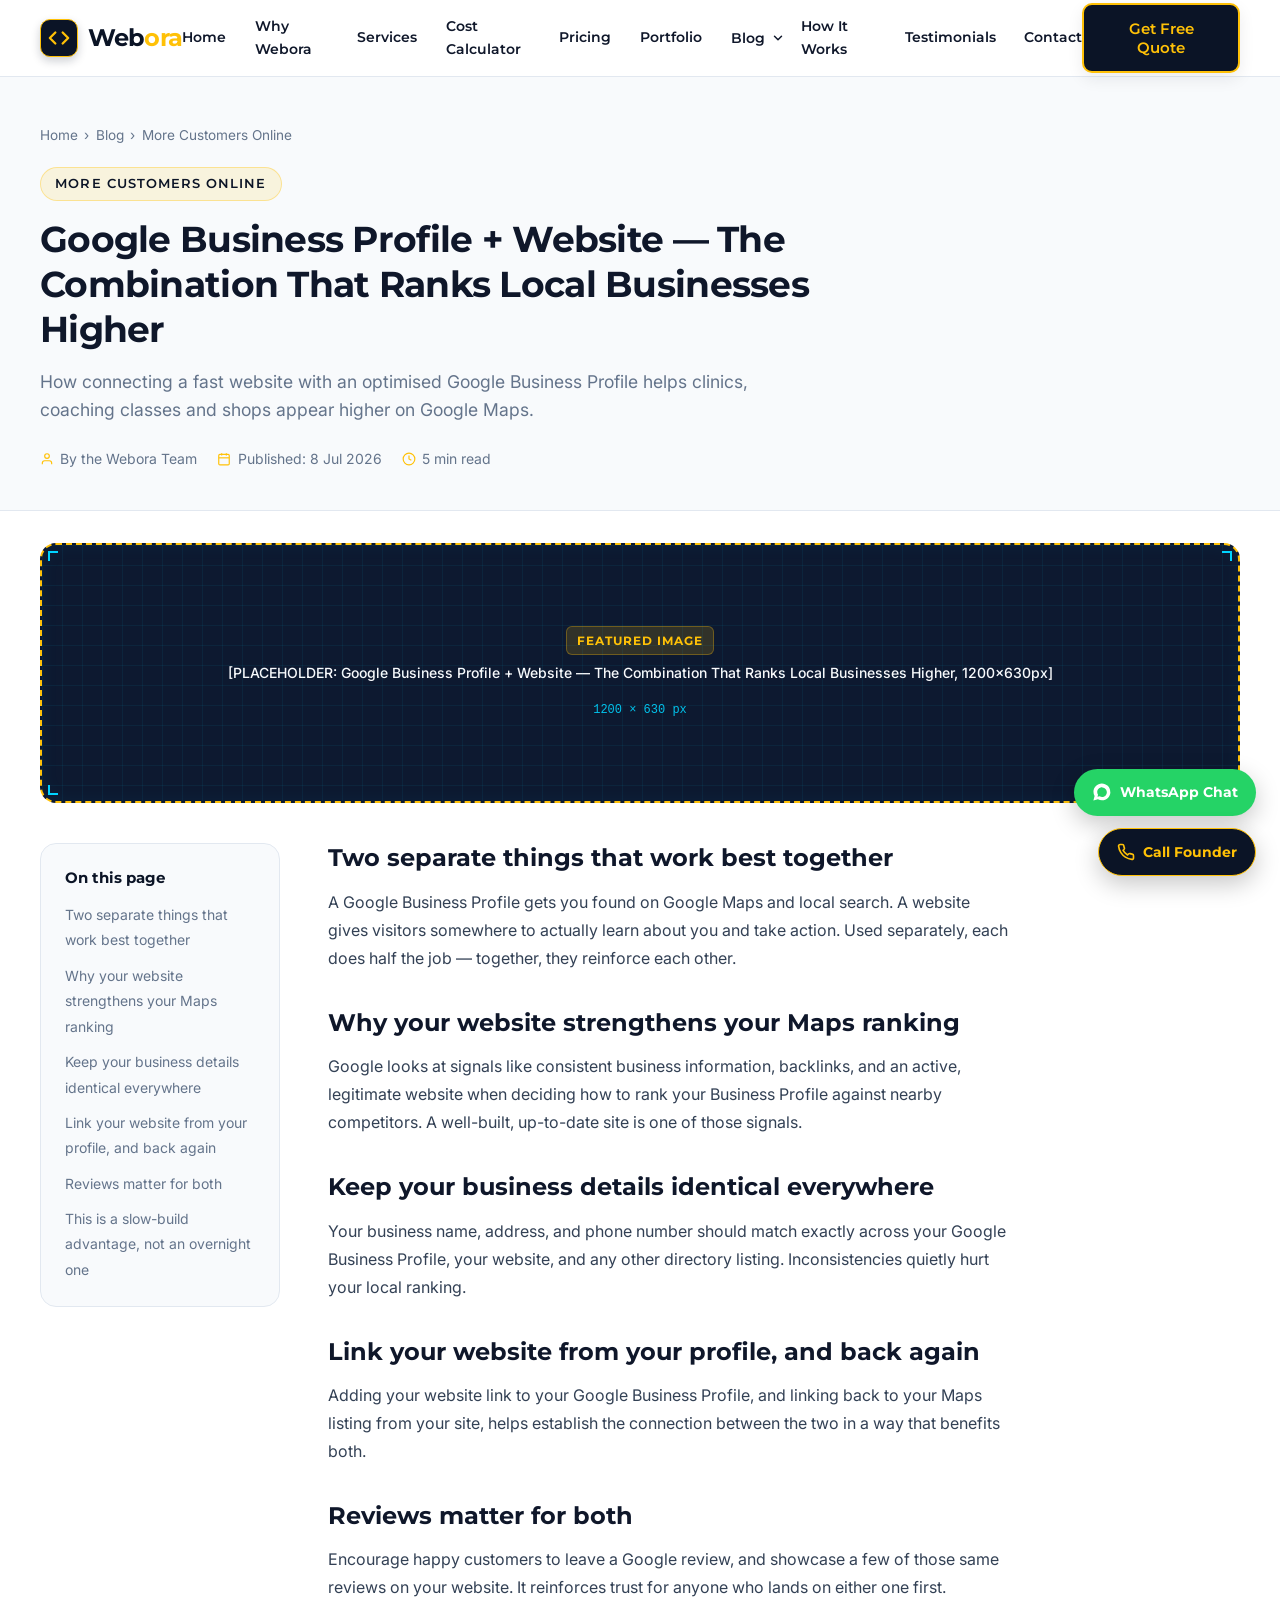
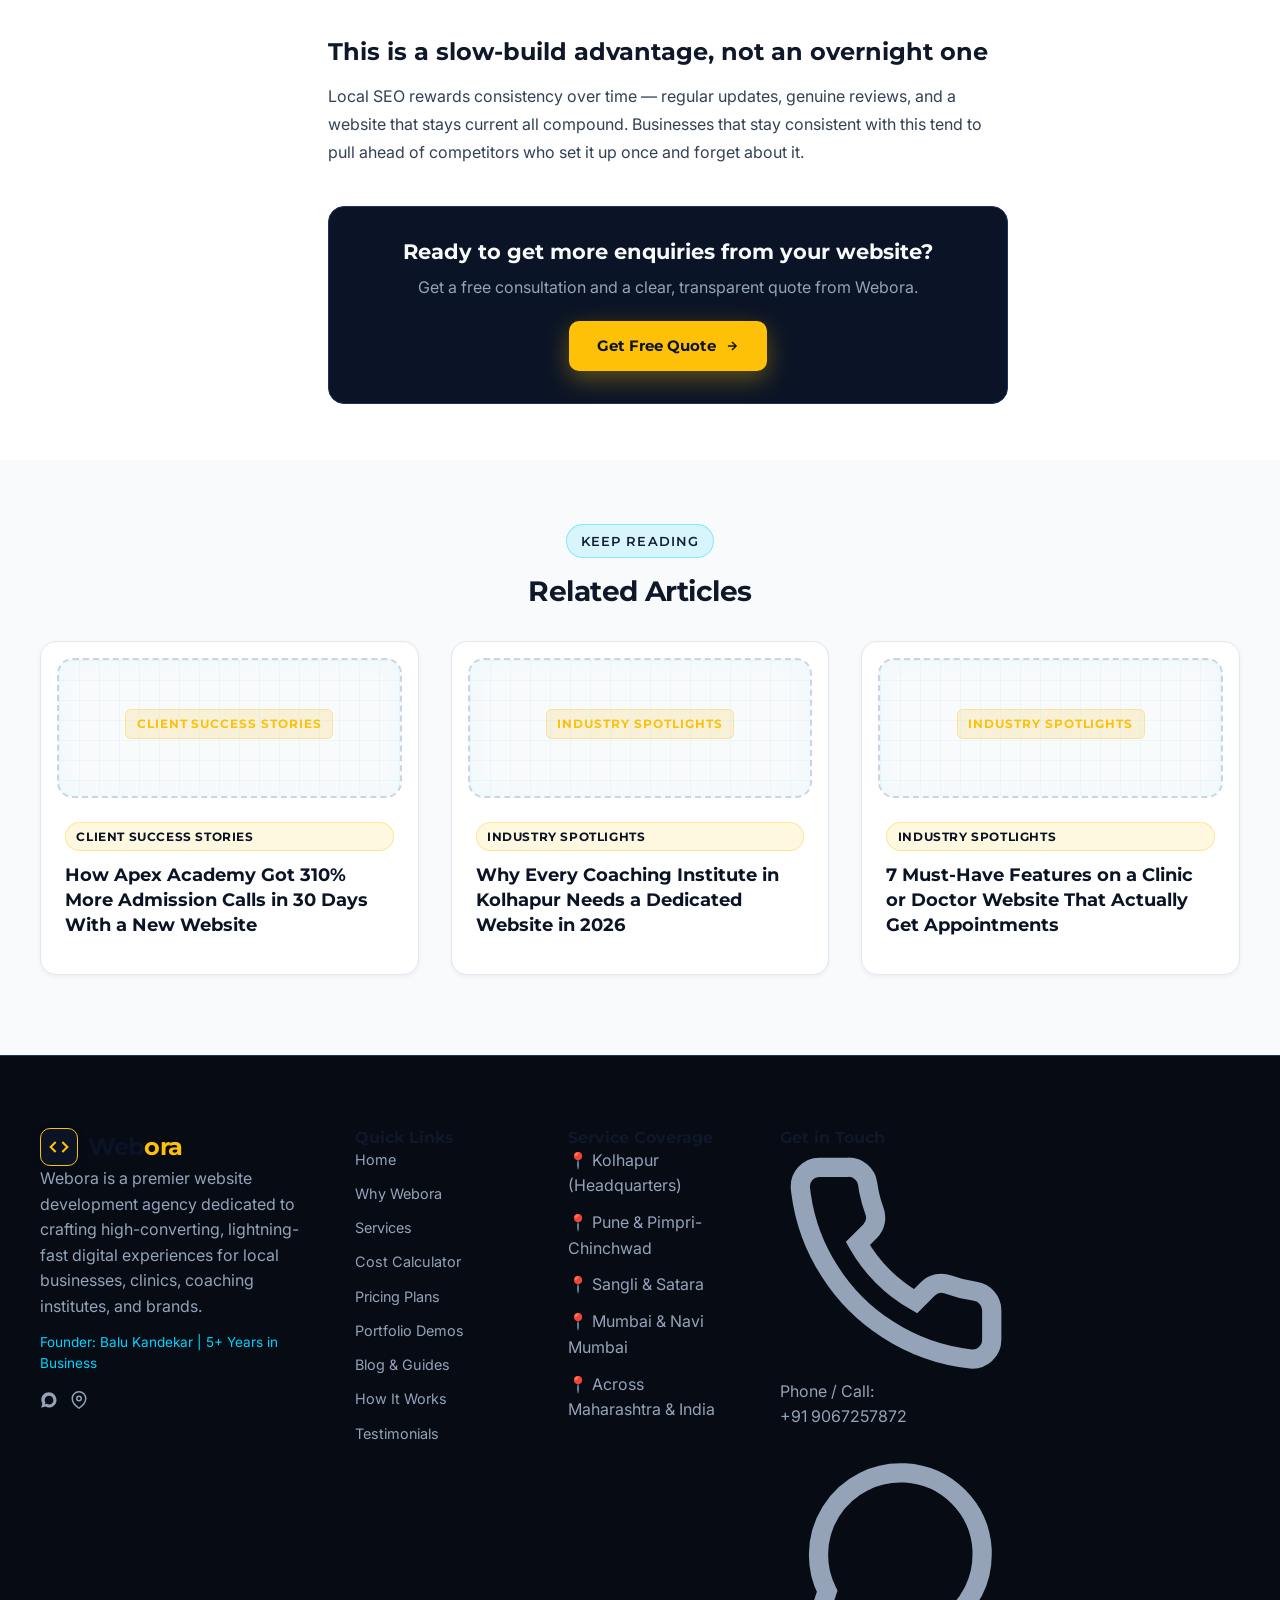
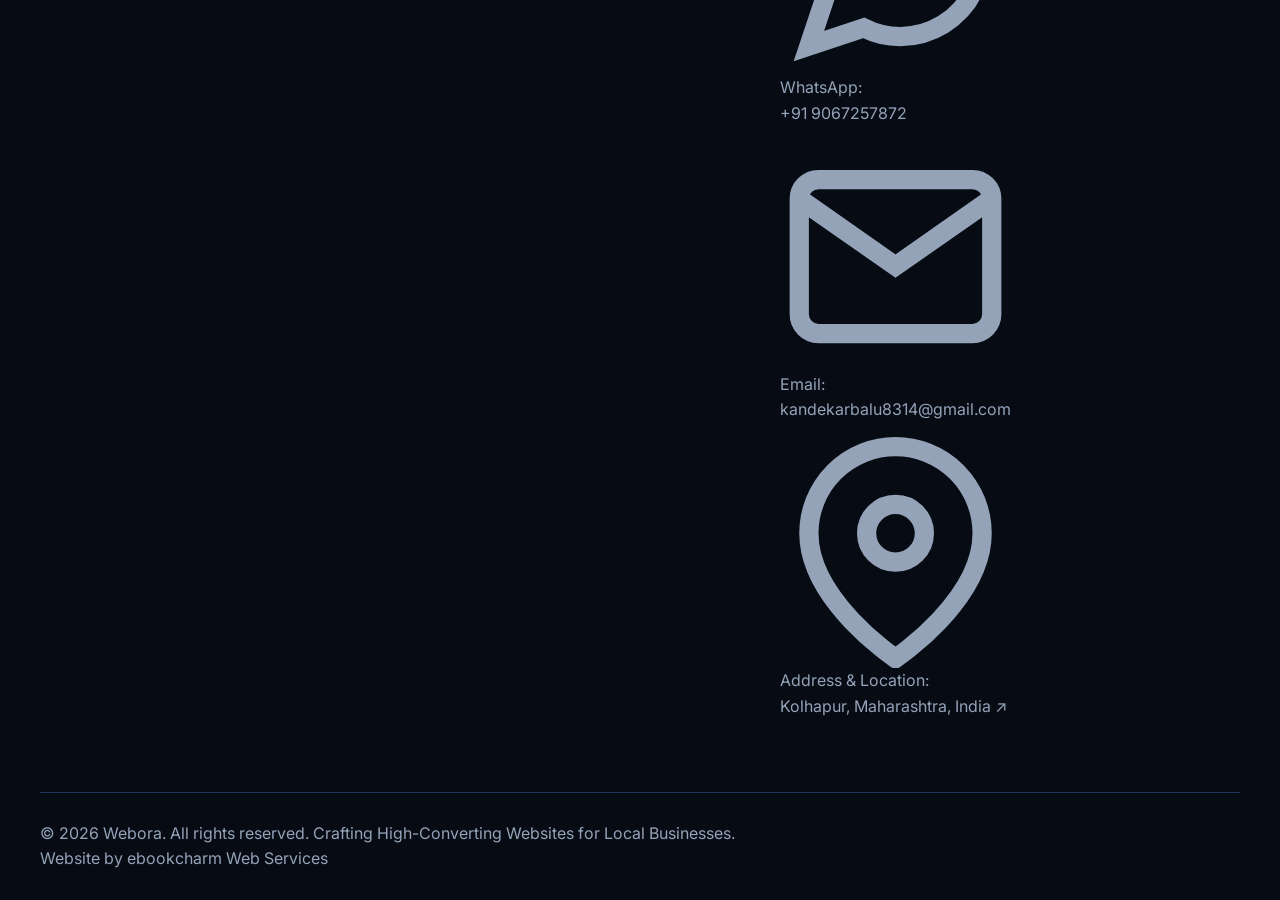
<file: more-customers-gbp.html>
<!DOCTYPE html>
<html lang="en">
<head>
<meta charset="UTF-8">
<meta name="viewport" content="width=device-width, initial-scale=1.0">
<meta name="description" content="How connecting a fast website with an optimised Google Business Profile helps clinics, coaching classes and shops appear higher on Google Maps.">
<meta name="keywords" content="Google Business Profile, local SEO, Google Maps ranking, local business SEO Maharashtra">
<meta name="author" content="ebookcharm Web Services">
<title>Google Business Profile + Website — The Combination That Ranks Local Businesses Higher | Webora Blog</title>
<link rel="canonical" href="https://yourdomain.com/more-customers-gbp.html"> <!-- CHANGE DOMAIN: update https://yourdomain.com sitewide before launch -->
<meta property="og:type" content="article">
<meta property="og:title" content="Google Business Profile + Website — The Combination That Ranks Local Businesses Higher | Webora Blog">
<meta property="og:description" content="How connecting a fast website with an optimised Google Business Profile helps clinics, coaching classes and shops appear higher on Google Maps.">
<meta property="og:url" content="https://yourdomain.com/more-customers-gbp.html">
<meta property="og:site_name" content="Webora">
<meta name="twitter:card" content="summary_large_image">
<meta name="twitter:title" content="Google Business Profile + Website — The Combination That Ranks Local Businesses Higher | Webora Blog">
<meta name="twitter:description" content="How connecting a fast website with an optimised Google Business Profile helps clinics, coaching classes and shops appear higher on Google Maps.">
<link rel="preconnect" href="https://fonts.googleapis.com">
<link rel="preconnect" href="https://fonts.gstatic.com" crossorigin>
<link href="https://fonts.googleapis.com/css2?family=Inter:wght@400;500;600;700&family=Montserrat:wght@600;700;800&display=swap" rel="stylesheet">
<link rel="stylesheet" href="style.css">
<script src="script.js" defer></script>
</head>
<body>
  <header class="site-header">
    <div class="container header-container">
      <a href="index.html" class="brand-logo" aria-label="Webora Home">
        <div class="logo-symbol">
          <svg width="22" height="22" viewBox="0 0 24 24" fill="none" stroke="currentColor" stroke-width="2.5" stroke-linecap="round" stroke-linejoin="round">
            <polyline points="16 18 22 12 16 6"></polyline>
            <polyline points="8 6 2 12 8 18"></polyline>
          </svg>
        </div>
        <span class="logo-text">Web<span>ora</span></span>
      </a>

      <nav class="nav-menu" aria-label="Main Navigation">
        <a href="index.html#home" class="nav-link">Home</a>
        <a href="index.html#pain-solutions" class="nav-link">Why Webora</a>
        <a href="index.html#services" class="nav-link">Services</a>
        <a href="index.html#calculator" class="nav-link">Cost Calculator</a>
        <a href="index.html#pricing" class="nav-link">Pricing</a>
        <a href="index.html#portfolio" class="nav-link">Portfolio</a>
        <div class="nav-item-dropdown" id="navBlogDropdown">
          <button type="button" class="nav-link nav-dropdown-trigger" id="blogDropdownTrigger" aria-expanded="false" aria-haspopup="true" aria-controls="blogDropdownMenu">
            <span>Blog</span>
            <svg class="dropdown-chevron" width="14" height="14" viewBox="0 0 24 24" fill="none" stroke="currentColor" stroke-width="2.5" stroke-linecap="round" stroke-linejoin="round">
              <polyline points="6 9 12 15 18 9"></polyline>
            </svg>
          </button>
          <div class="nav-dropdown-menu" id="blogDropdownMenu" aria-labelledby="blogDropdownTrigger">
            <a href="index.html#blog" class="dropdown-link">All Articles</a>
            <a href="index.html#blog-more-customers-speed" class="dropdown-link">More Customers Online</a>
            <a href="index.html#blog-industry-coaching" class="dropdown-link">Industry Spotlights</a>
            <a href="index.html#blog-basics-pricing" class="dropdown-link">Website Basics</a>
            <a href="index.html#blog-success-apex" class="dropdown-link">Client Success Stories</a>
          </div>
        </div>
        <a href="index.html#process" class="nav-link">How It Works</a>
        <a href="index.html#testimonials" class="nav-link">Testimonials</a>
        <a href="index.html#contact" class="nav-link">Contact</a>
      </nav>

      <div class="header-actions">
        <button type="button" class="btn btn-primary btn-pulse" data-open-modal data-package-name="General Inquiry Consultation">
          Get Free Quote
        </button>
        <button class="mobile-menu-toggle" aria-label="Toggle navigation menu">
          <span></span><span></span><span></span>
        </button>
      </div>
    </div>
  </header>

  <aside class="floating-actions-container" aria-label="Quick Connect Actions">
    <a href="https://wa.me/919067257872?text=Hello%20Webora!%20I%20would%20like%20to%20get%20a%20free%20website%20quote%20for%20my%20business."
       class="float-btn float-whatsapp" target="_blank" rel="noopener noreferrer" data-dynamic-whatsapp aria-label="Chat with Founder on WhatsApp">
      <svg width="20" height="20" viewBox="0 0 24 24" fill="currentColor"><path d="M12.031 6.172c-3.181 0-5.767 2.586-5.768 5.766-.001 1.298.38 2.27 1.019 3.287l-.711 2.598 2.664-.699c.971.54 1.761.882 2.796.883h.005c3.179 0 5.767-2.587 5.767-5.766.001-3.181-2.587-5.769-5.767-5.769zM22.055 11.94c-.004 5.549-4.512 10.057-10.059 10.057-1.748-.001-3.411-.453-4.881-1.258l-5.467 1.433 1.458-5.327c-.886-1.536-1.354-3.29-1.355-5.086.004-5.548 4.512-10.057 10.06-10.057 2.686.002 5.21 1.047 7.108 2.946 1.898 1.899 2.942 4.423 2.936 7.108z"/></svg>
      <span>WhatsApp Chat</span>
    </a>
    <a href="tel:9067257872" class="float-btn float-call" data-dynamic-phone aria-label="Direct Call to Balu Kandekar">
      <svg width="18" height="18" viewBox="0 0 24 24" fill="none" stroke="currentColor" stroke-width="2.2" stroke-linecap="round" stroke-linejoin="round"><path d="M22 16.92v3a2 2 0 0 1-2.18 2 19.79 19.79 0 0 1-8.63-3.07 19.5 19.5 0 0 1-6-6 19.79 19.79 0 0 1-3.07-8.67A2 2 0 0 1 4.11 2h3a2 2 0 0 1 2 1.72 12.84 12.84 0 0 0 .7 2.81 2 2 0 0 1-.45 2.11L8.09 9.91a16 16 0 0 0 6 6l1.27-1.27a2 2 0 0 1 2.11-.45 12.84 12.84 0 0 0 2.81.7A2 2 0 0 1 22 16.92z"></path></svg>
      <span>Call Founder</span>
    </a>
  </aside>
  <main>
    <section class="article-header">
      <div class="container">
        <div class="article-breadcrumb">
          <a href="index.html">Home</a> &rsaquo; <a href="index.html#blog">Blog</a> &rsaquo; <a href="index.html#blog-more-customers-gbp">More Customers Online</a>
        </div>
        <span class="section-badge">More Customers Online</span>
        <h1 class="article-headline">Google Business Profile + Website — The Combination That Ranks Local Businesses Higher</h1>
        <p class="article-summary">How connecting a fast website with an optimised Google Business Profile helps clinics, coaching classes and shops appear higher on Google Maps.</p>
        <div class="article-meta-row">
          <span><svg width="14" height="14" viewBox="0 0 24 24" fill="none" stroke="currentColor" stroke-width="2"><path d="M20 21v-2a4 4 0 0 0-4-4H8a4 4 0 0 0-4 4v2"></path><circle cx="12" cy="7" r="4"></circle></svg> By the Webora Team</span>
          <span><svg width="14" height="14" viewBox="0 0 24 24" fill="none" stroke="currentColor" stroke-width="2"><rect x="3" y="4" width="18" height="18" rx="2"></rect><line x1="16" y1="2" x2="16" y2="6"></line><line x1="8" y1="2" x2="8" y2="6"></line><line x1="3" y1="10" x2="21" y2="10"></line></svg> Published: 8 Jul 2026</span>
          <span><svg width="14" height="14" viewBox="0 0 24 24" fill="none" stroke="currentColor" stroke-width="2"><circle cx="12" cy="12" r="10"></circle><polyline points="12 6 12 12 16 14"></polyline></svg> 5 min read</span>
        </div>
      </div>
    </section>

    <section class="article-body-section" style="padding-top:2rem;">
      <div class="container">
        <div class="article-featured-image" style="margin-bottom:2.5rem;">
          <!--
            FEATURED IMAGE — generate in ChatGPT/DALL-E and upload as: images/blog-more-customers-gbp.jpg
            Recommended size: 1200 x 630 px (for social sharing), JPG or WEBP, under 200KB
            Once uploaded, replace the placeholder div below with:
            <img src="images/blog-more-customers-gbp.jpg" alt="Google Business Profile + Website — The Combination That Ranks Local Businesses Higher" width="1200" height="630" loading="lazy" style="width:100%;border-radius:16px;">
          -->
          <div class="blueprint-placeholder">
            <div class="placeholder-corner corner-tl"></div>
            <div class="placeholder-corner corner-tr"></div>
            <div class="placeholder-corner corner-bl"></div>
            <div class="placeholder-corner corner-br"></div>
            <span class="placeholder-tag">Featured Image</span>
            <p class="placeholder-text">[PLACEHOLDER: Google Business Profile + Website — The Combination That Ranks Local Businesses Higher, 1200x630px]</p>
            <span class="placeholder-dim">1200 × 630 px</span>
          </div>
        </div>

        <div class="article-layout">
          <aside class="article-toc">
            <h4>On this page</h4>
            <ul><li><a href="#h0">Two separate things that work best together</a></li><li><a href="#h1">Why your website strengthens your Maps ranking</a></li><li><a href="#h2">Keep your business details identical everywhere</a></li><li><a href="#h3">Link your website from your profile, and back again</a></li><li><a href="#h4">Reviews matter for both</a></li><li><a href="#h5">This is a slow-build advantage, not an overnight one</a></li></ul>
          </aside>

          <article class="article-content">
            <h2 id="h0">Two separate things that work best together</h2><p>A Google Business Profile gets you found on Google Maps and local search. A website gives visitors somewhere to actually learn about you and take action. Used separately, each does half the job — together, they reinforce each other.</p><h2 id="h1">Why your website strengthens your Maps ranking</h2><p>Google looks at signals like consistent business information, backlinks, and an active, legitimate website when deciding how to rank your Business Profile against nearby competitors. A well-built, up-to-date site is one of those signals.</p><h2 id="h2">Keep your business details identical everywhere</h2><p>Your business name, address, and phone number should match exactly across your Google Business Profile, your website, and any other directory listing. Inconsistencies quietly hurt your local ranking.</p><h2 id="h3">Link your website from your profile, and back again</h2><p>Adding your website link to your Google Business Profile, and linking back to your Maps listing from your site, helps establish the connection between the two in a way that benefits both.</p><h2 id="h4">Reviews matter for both</h2><p>Encourage happy customers to leave a Google review, and showcase a few of those same reviews on your website. It reinforces trust for anyone who lands on either one first.</p><h2 id="h5">This is a slow-build advantage, not an overnight one</h2><p>Local SEO rewards consistency over time — regular updates, genuine reviews, and a website that stays current all compound. Businesses that stay consistent with this tend to pull ahead of competitors who set it up once and forget about it.</p>
            <div class="article-cta-box">
              <h3>Ready to get more enquiries from your website?</h3>
              <p>Get a free consultation and a clear, transparent quote from Webora.</p>
              <button type="button" class="btn btn-gold btn-pulse" data-open-modal data-package-name="Consultation: Google Business Profile + Website — The Combination That Ran">
                Get Free Quote <svg width="14" height="14" viewBox="0 0 24 24" fill="none" stroke="currentColor" stroke-width="2.5"><line x1="5" y1="12" x2="19" y2="12"></line><polyline points="12 5 19 12 12 19"></polyline></svg>
              </button>
            </div>
          </article>
        </div>
      </div>
    </section>

    <section class="article-related-section">
      <div class="container">
        <div class="section-header" style="margin-bottom:2rem;">
          <span class="section-badge cyan">Keep Reading</span>
          <h2 class="section-title" style="font-size:1.75rem;">Related Articles</h2>
        </div>
        <div class="blog-grid">
          <a href="success-apex-academy.html" class="blog-card" style="text-decoration:none;">
        <div class="blog-img-box"><div class="blueprint-placeholder light-context" style="min-height:140px;"><span class="placeholder-tag">Client Success Stories</span></div></div>
        <div class="blog-content"><span class="blog-category-badge">Client Success Stories</span><h3 class="blog-title" style="margin-top:0.75rem;">How Apex Academy Got 310% More Admission Calls in 30 Days With a New Website</h3></div>
        </a><a href="industry-coaching.html" class="blog-card" style="text-decoration:none;">
        <div class="blog-img-box"><div class="blueprint-placeholder light-context" style="min-height:140px;"><span class="placeholder-tag">Industry Spotlights</span></div></div>
        <div class="blog-content"><span class="blog-category-badge">Industry Spotlights</span><h3 class="blog-title" style="margin-top:0.75rem;">Why Every Coaching Institute in Kolhapur Needs a Dedicated Website in 2026</h3></div>
        </a><a href="industry-clinic.html" class="blog-card" style="text-decoration:none;">
        <div class="blog-img-box"><div class="blueprint-placeholder light-context" style="min-height:140px;"><span class="placeholder-tag">Industry Spotlights</span></div></div>
        <div class="blog-content"><span class="blog-category-badge">Industry Spotlights</span><h3 class="blog-title" style="margin-top:0.75rem;">7 Must-Have Features on a Clinic or Doctor Website That Actually Get Appointments</h3></div>
        </a>
        </div>
      </div>
    </section>

  </main>
  <footer id="contact" class="site-footer">
    <div class="container">
      <div class="footer-grid">
        <div class="footer-brand">
          <a href="index.html" class="brand-logo">
            <div class="logo-symbol">
              <svg width="20" height="20" viewBox="0 0 24 24" fill="none" stroke="currentColor" stroke-width="2.5">
                <polyline points="16 18 22 12 16 6"></polyline>
                <polyline points="8 6 2 12 8 18"></polyline>
              </svg>
            </div>
            <span class="logo-text">Web<span>ora</span></span>
          </a>
          <p class="footer-bio">
            Webora is a premier website development agency dedicated to crafting high-converting, lightning-fast digital experiences for local businesses, clinics, coaching institutes, and brands.
          </p>
          <p style="font-size: 0.85rem; color: var(--color-cyan-primary); margin-top: 0.5rem;">
            Founder: Balu Kandekar | 5+ Years in Business
          </p>
          <div class="footer-social-links" style="margin-top: 1rem; display: flex; gap: 0.75rem;">
            <a href="https://wa.me/919067257872" target="_blank" rel="noopener noreferrer" class="social-icon-btn" aria-label="Webora WhatsApp">
              <svg width="18" height="18" viewBox="0 0 24 24" fill="currentColor"><path d="M12.031 6.172c-3.181 0-5.767 2.586-5.768 5.766-.001 1.298.38 2.27 1.019 3.287l-.711 2.598 2.664-.699c.971.54 1.761.882 2.796.883h.005c3.179 0 5.767-2.587 5.767-5.766.001-3.181-2.587-5.769-5.767-5.769zm10.024 5.768c-.004 5.549-4.512 10.057-10.059 10.057-1.748-.001-3.411-.453-4.881-1.258l-5.467 1.433 1.458-5.327c-.886-1.536-1.354-3.29-1.355-5.086.004-5.548 4.512-10.057 10.06-10.057 2.686.002 5.21 1.047 7.108 2.946 1.898 1.899 2.942 4.423 2.936 7.108z"/></svg>
            </a>
            <a href="https://maps.google.com/?q=Kolhapur,Maharashtra" target="_blank" rel="noopener noreferrer" class="social-icon-btn" aria-label="Webora on Google Maps">
              <svg width="18" height="18" viewBox="0 0 24 24" fill="none" stroke="currentColor" stroke-width="2"><path d="M21 10c0 7-9 13-9 13s-9-6-9-13a9 9 0 0 1 18 0z"></path><circle cx="12" cy="10" r="3"></circle></svg>
            </a>
          </div>
        </div>

        <div class="footer-column">
          <h4 class="footer-heading">Quick Links</h4>
          <div class="footer-links-list">
            <a href="index.html#home" class="footer-link">Home</a>
            <a href="index.html#pain-solutions" class="footer-link">Why Webora</a>
            <a href="index.html#services" class="footer-link">Services</a>
            <a href="index.html#calculator" class="footer-link">Cost Calculator</a>
            <a href="index.html#pricing" class="footer-link">Pricing Plans</a>
            <a href="index.html#portfolio" class="footer-link">Portfolio Demos</a>
            <a href="index.html#blog" class="footer-link">Blog & Guides</a>
            <a href="index.html#process" class="footer-link">How It Works</a>
            <a href="index.html#testimonials" class="footer-link">Testimonials</a>
          </div>
        </div>

        <div class="footer-column">
          <h4 class="footer-heading">Service Coverage</h4>
          <div class="footer-links-list">
            <span class="footer-link">📍 Kolhapur (Headquarters)</span>
            <span class="footer-link">📍 Pune & Pimpri-Chinchwad</span>
            <span class="footer-link">📍 Sangli & Satara</span>
            <span class="footer-link">📍 Mumbai & Navi Mumbai</span>
            <span class="footer-link">📍 Across Maharashtra & India</span>
          </div>
        </div>

        <div class="footer-column">
          <h4 class="footer-heading">Get in Touch</h4>
          <div class="footer-contact-list">
            <div class="footer-contact-item">
              <svg viewBox="0 0 24 24" fill="none" stroke="currentColor" stroke-width="2"><path d="M22 16.92v3a2 2 0 0 1-2.18 2 19.79 19.79 0 0 1-8.63-3.07 19.5 19.5 0 0 1-6-6 19.79 19.79 0 0 1-3.07-8.67A2 2 0 0 1 4.11 2h3a2 2 0 0 1 2 1.72 12.84 12.84 0 0 0 .7 2.81 2 2 0 0 1-.45 2.11L8.09 9.91a16 16 0 0 0 6 6l1.27-1.27a2 2 0 0 1 2.11-.45 12.84 12.84 0 0 0 2.81.7A2 2 0 0 1 22 16.92z"></path></svg>
              <div><span>Phone / Call:</span><br><a href="tel:9067257872" data-dynamic-phone>+91 9067257872</a></div>
            </div>
            <div class="footer-contact-item">
              <svg viewBox="0 0 24 24" fill="none" stroke="currentColor" stroke-width="2"><path d="M21 11.5a8.38 8.38 0 0 1-.9 3.8 8.5 8.5 0 0 1-7.6 4.7 8.38 8.38 0 0 1-3.8-.9L3 21l1.9-5.7a8.38 8.38 0 0 1-.9-3.8 8.5 8.5 0 0 1 4.7-7.6 8.38 8.38 0 0 1 3.8-.9h.5a8.48 8.48 0 0 1 8 8v.5z"></path></svg>
              <div><span>WhatsApp:</span><br><a href="https://wa.me/919067257872" target="_blank" rel="noopener noreferrer" data-dynamic-whatsapp>+91 9067257872</a></div>
            </div>
            <div class="footer-contact-item">
              <svg viewBox="0 0 24 24" fill="none" stroke="currentColor" stroke-width="2"><path d="M4 4h16c1.1 0 2 .9 2 2v12c0 1.1-.9 2-2 2H4c-1.1 0-2-.9-2-2V6c0-1.1.9-2 2-2z"></path><polyline points="22,6 12,13 2,6"></polyline></svg>
              <div><span>Email:</span><br><a href="mailto:kandekarbalu8314@gmail.com">kandekarbalu8314@gmail.com</a></div>
            </div>
            <div class="footer-contact-item">
              <svg viewBox="0 0 24 24" fill="none" stroke="currentColor" stroke-width="2"><path d="M21 10c0 7-9 13-9 13s-9-6-9-13a9 9 0 0 1 18 0z"></path><circle cx="12" cy="10" r="3"></circle></svg>
              <div><span>Address & Location:</span><br><a href="https://maps.google.com/?q=Kolhapur,Maharashtra" target="_blank" rel="noopener noreferrer">Kolhapur, Maharashtra, India ↗</a></div>
            </div>
          </div>
        </div>
      </div>

      <div class="footer-bottom-bar">
        <div>© 2026 Webora. All rights reserved. Crafting High-Converting Websites for Local Businesses.</div>
        <div class="credit-line">Website by ebookcharm Web Services</div>
      </div>
    </div>
  </footer>
  <div id="enquiryModal" class="modal-backdrop" role="dialog" aria-modal="true" aria-labelledby="modalTitle">
    <div class="modal-dialog">
      <div class="modal-header">
        <h3 id="modalTitle" class="modal-title">Get a Free Consultation & Quote</h3>
        <p class="modal-subtitle">Direct response from founder Balu Kandekar within 2 hours.</p>
        <button type="button" id="modalCloseBtn" class="modal-close-btn" aria-label="Close dialog">×</button>
      </div>
      <div class="modal-body">
        <form id="enquiryModalForm">
          <div class="form-group">
            <label class="form-label" for="client_name">Full Name *</label>
            <input type="text" id="client_name" name="client_name" class="form-input" placeholder="e.g. Balu Kandekar" required>
          </div>
          <div class="form-group">
            <label class="form-label" for="client_phone">Phone / WhatsApp Number *</label>
            <input type="tel" id="client_phone" name="client_phone" class="form-input" placeholder="e.g. 9067257872" required>
          </div>
          <div class="form-group">
            <label class="form-label" for="client_business_type">Business Name / Industry</label>
            <input type="text" id="client_business_type" name="client_business_type" class="form-input" placeholder="e.g. Coaching Institute / Dental Clinic / Retail Shop">
          </div>
          <div class="form-group">
            <label class="form-label" for="client_package">Selected Package or Custom Quote</label>
            <input type="text" id="client_package" name="client_package" class="form-input" placeholder="General Consultation" readonly>
          </div>
          <div class="form-group">
            <label class="form-label" for="client_timeline">Preferred Timeline</label>
            <select id="client_timeline" name="client_timeline" class="form-select">
              <option value="Standard (15-20 Days)" selected>Standard (15–20 Days)</option>
              <option value="Fast Track (7-10 Days)">Fast Track (7–10 Days)</option>
            </select>
          </div>
          <div class="form-group">
            <label class="form-label" for="client_notes">Additional Requirements or Notes</label>
            <textarea id="client_notes" name="client_notes" class="form-textarea" placeholder="Tell us about any specific features, design preferences, or competitor websites you like..."></textarea>
          </div>
          <button type="submit" class="btn btn-gold btn-block btn-pulse" style="margin-top: 1rem;">
            <svg width="20" height="20" viewBox="0 0 24 24" fill="currentColor"><path d="M12.031 6.172c-3.181 0-5.767 2.586-5.768 5.766-.001 1.298.38 2.27 1.019 3.287l-.711 2.598 2.664-.699c.971.54 1.761.882 2.796.883h.005c3.179 0 5.767-2.587 5.767-5.766.001-3.181-2.587-5.769-5.767-5.769z"/></svg>
            Send Inquiry via WhatsApp
          </button>
          <div id="modalStatusFeedback" class="modal-status-feedback"></div>
        </form>
      </div>
    </div>
  </div>
</body>
</html>
</file>
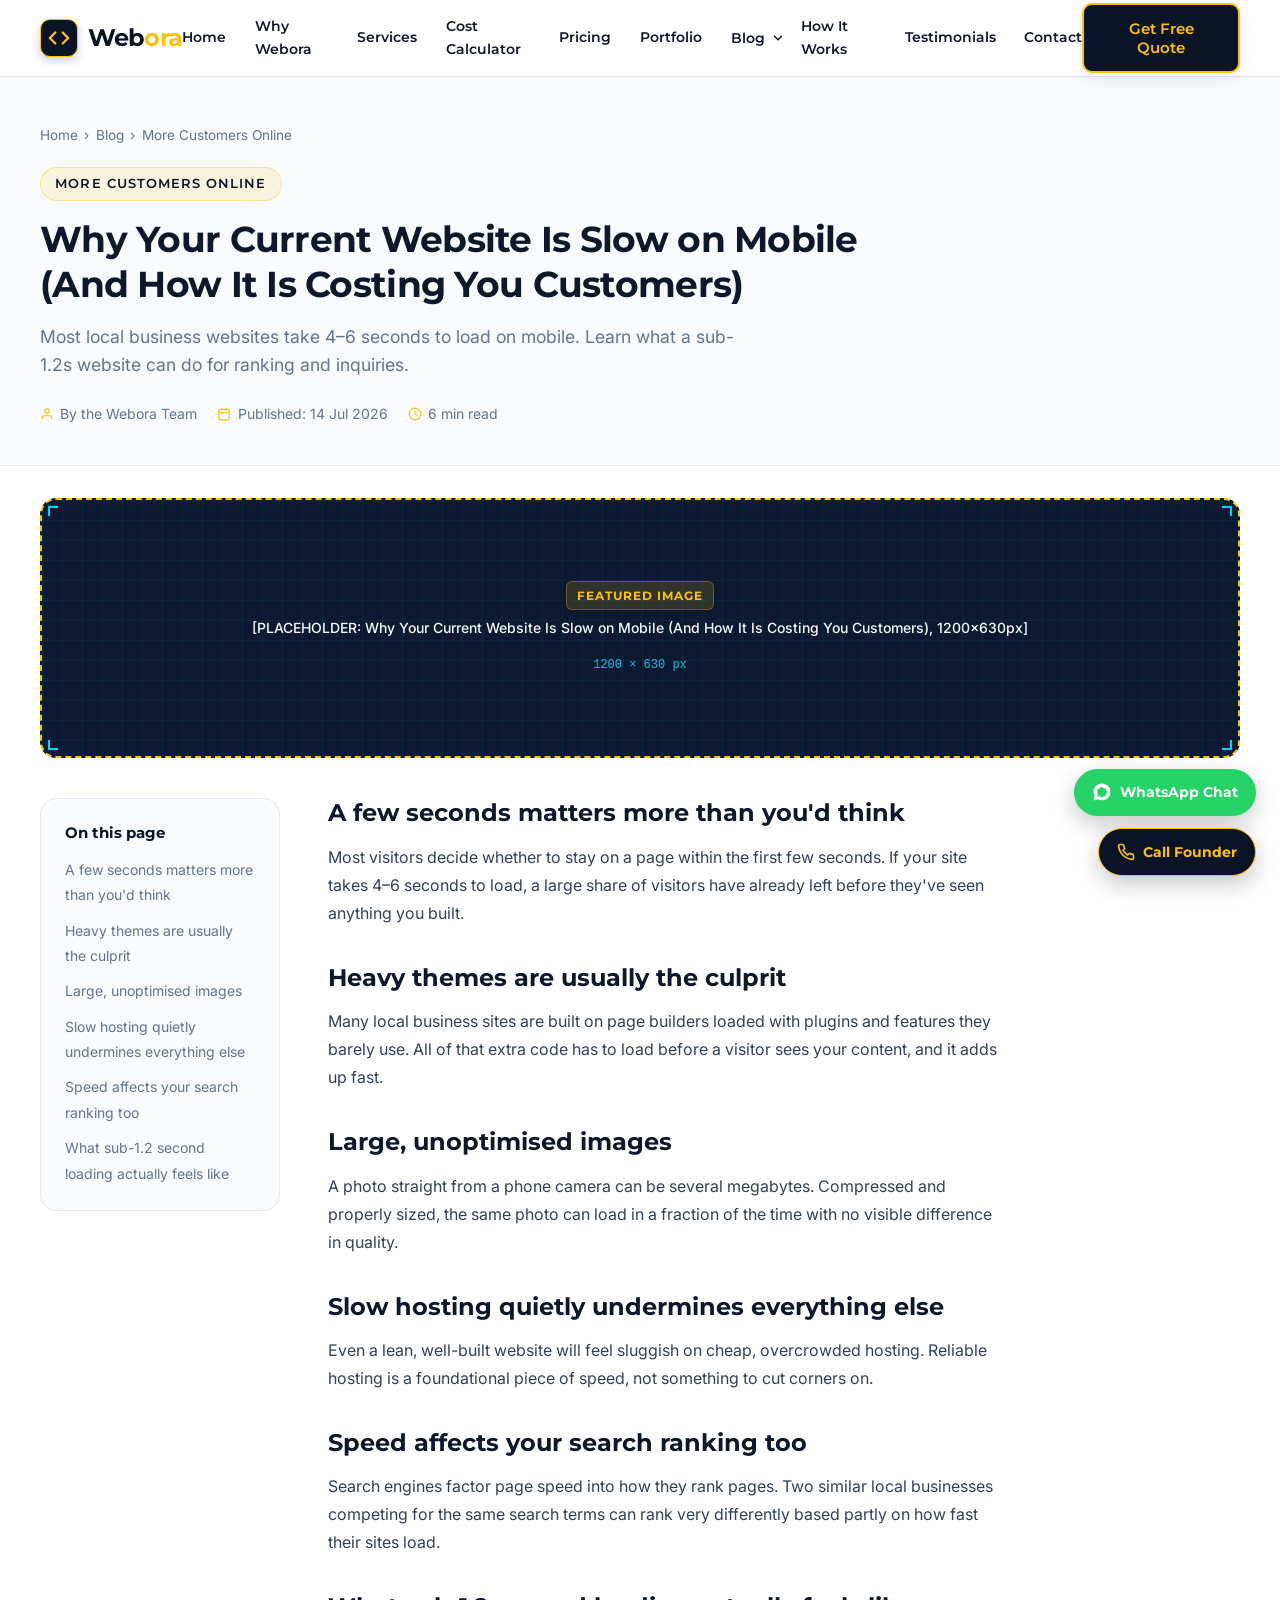
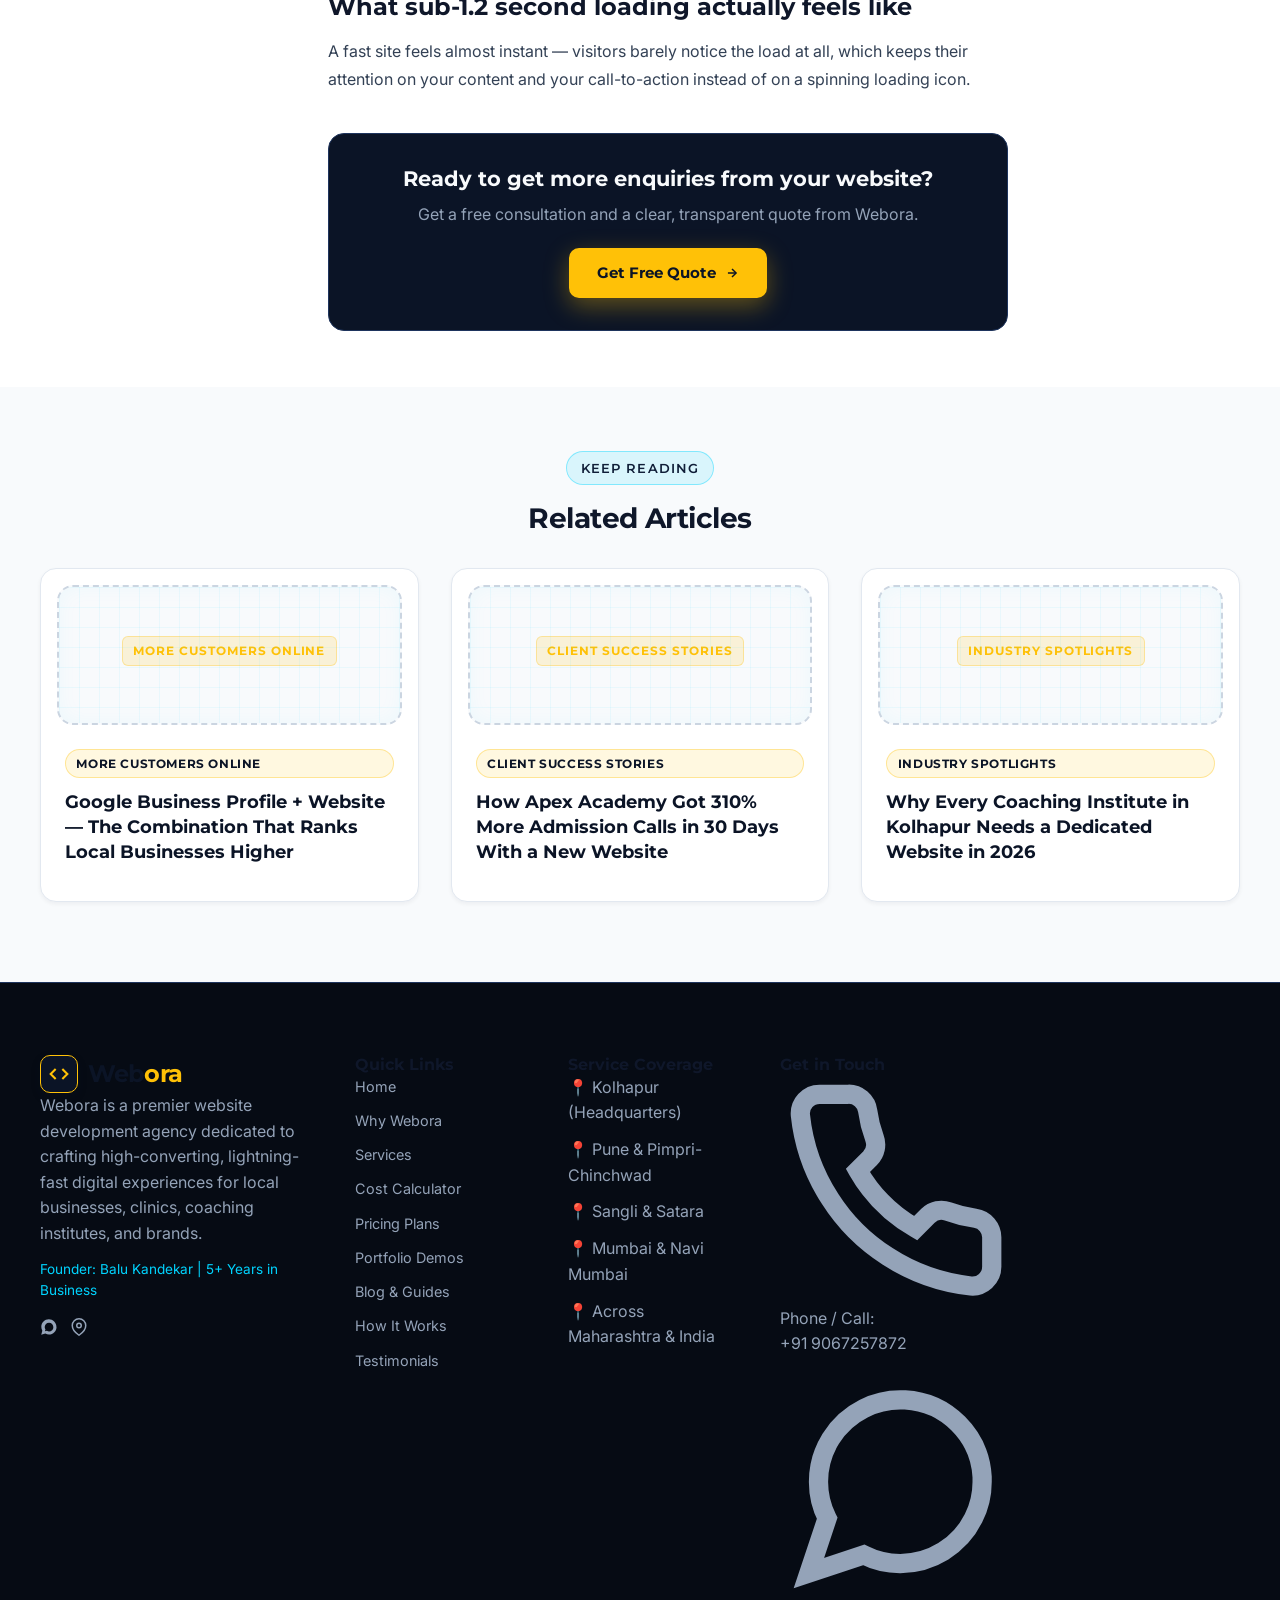
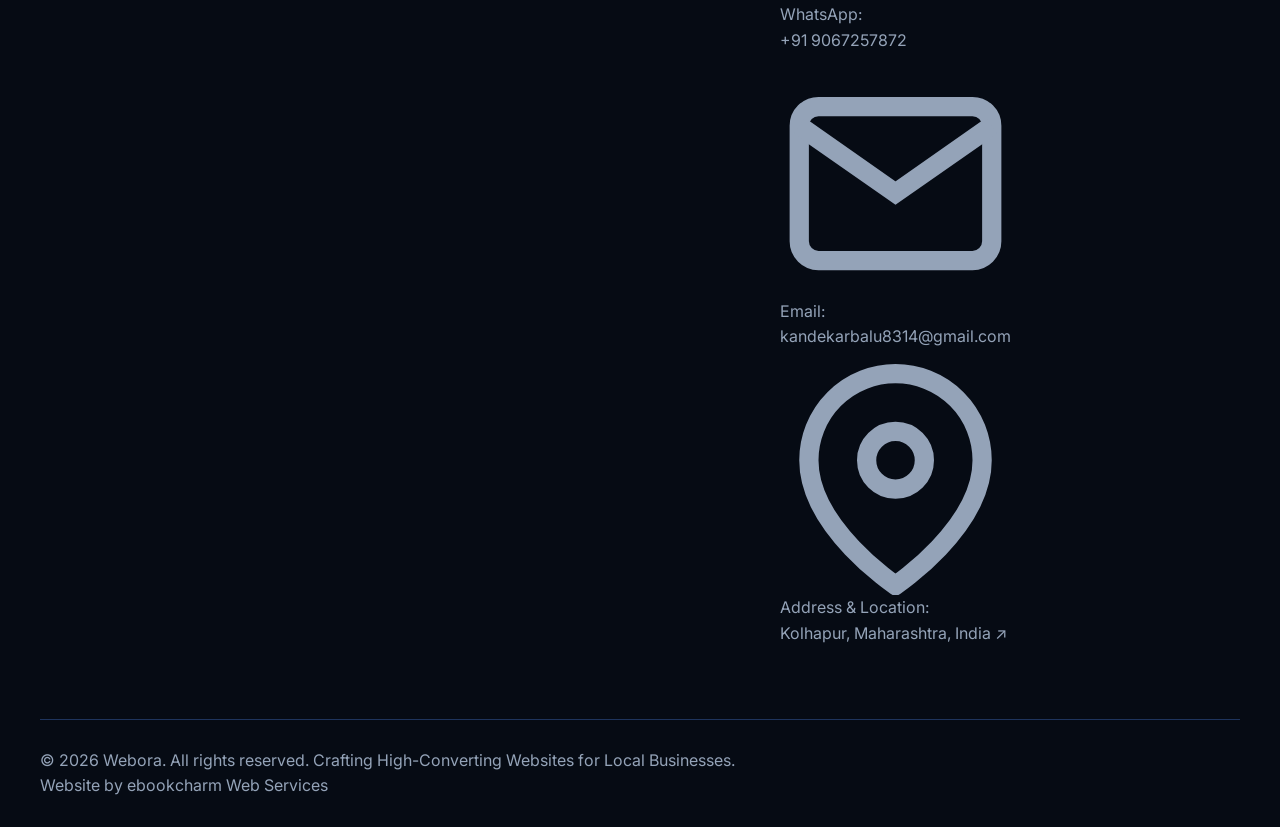
<file: more-customers-speed.html>
<!DOCTYPE html>
<html lang="en">
<head>
<meta charset="UTF-8">
<meta name="viewport" content="width=device-width, initial-scale=1.0">
<meta name="description" content="Most local business websites take 4–6 seconds to load on mobile. Learn what a sub-1.2s website can do for ranking and inquiries.">
<meta name="keywords" content="website speed, mobile website slow, page speed local business, website loading time">
<meta name="author" content="ebookcharm Web Services">
<title>Why Your Current Website Is Slow on Mobile (And How It Is Costing You Customers) | Webora Blog</title>
<link rel="canonical" href="https://yourdomain.com/more-customers-speed.html"> <!-- CHANGE DOMAIN: update https://yourdomain.com sitewide before launch -->
<meta property="og:type" content="article">
<meta property="og:title" content="Why Your Current Website Is Slow on Mobile (And How It Is Costing You Customers) | Webora Blog">
<meta property="og:description" content="Most local business websites take 4–6 seconds to load on mobile. Learn what a sub-1.2s website can do for ranking and inquiries.">
<meta property="og:url" content="https://yourdomain.com/more-customers-speed.html">
<meta property="og:site_name" content="Webora">
<meta name="twitter:card" content="summary_large_image">
<meta name="twitter:title" content="Why Your Current Website Is Slow on Mobile (And How It Is Costing You Customers) | Webora Blog">
<meta name="twitter:description" content="Most local business websites take 4–6 seconds to load on mobile. Learn what a sub-1.2s website can do for ranking and inquiries.">
<link rel="preconnect" href="https://fonts.googleapis.com">
<link rel="preconnect" href="https://fonts.gstatic.com" crossorigin>
<link href="https://fonts.googleapis.com/css2?family=Inter:wght@400;500;600;700&family=Montserrat:wght@600;700;800&display=swap" rel="stylesheet">
<link rel="stylesheet" href="style.css">
<script src="script.js" defer></script>
</head>
<body>
  <header class="site-header">
    <div class="container header-container">
      <a href="index.html" class="brand-logo" aria-label="Webora Home">
        <div class="logo-symbol">
          <svg width="22" height="22" viewBox="0 0 24 24" fill="none" stroke="currentColor" stroke-width="2.5" stroke-linecap="round" stroke-linejoin="round">
            <polyline points="16 18 22 12 16 6"></polyline>
            <polyline points="8 6 2 12 8 18"></polyline>
          </svg>
        </div>
        <span class="logo-text">Web<span>ora</span></span>
      </a>

      <nav class="nav-menu" aria-label="Main Navigation">
        <a href="index.html#home" class="nav-link">Home</a>
        <a href="index.html#pain-solutions" class="nav-link">Why Webora</a>
        <a href="index.html#services" class="nav-link">Services</a>
        <a href="index.html#calculator" class="nav-link">Cost Calculator</a>
        <a href="index.html#pricing" class="nav-link">Pricing</a>
        <a href="index.html#portfolio" class="nav-link">Portfolio</a>
        <div class="nav-item-dropdown" id="navBlogDropdown">
          <button type="button" class="nav-link nav-dropdown-trigger" id="blogDropdownTrigger" aria-expanded="false" aria-haspopup="true" aria-controls="blogDropdownMenu">
            <span>Blog</span>
            <svg class="dropdown-chevron" width="14" height="14" viewBox="0 0 24 24" fill="none" stroke="currentColor" stroke-width="2.5" stroke-linecap="round" stroke-linejoin="round">
              <polyline points="6 9 12 15 18 9"></polyline>
            </svg>
          </button>
          <div class="nav-dropdown-menu" id="blogDropdownMenu" aria-labelledby="blogDropdownTrigger">
            <a href="index.html#blog" class="dropdown-link">All Articles</a>
            <a href="index.html#blog-more-customers-speed" class="dropdown-link">More Customers Online</a>
            <a href="index.html#blog-industry-coaching" class="dropdown-link">Industry Spotlights</a>
            <a href="index.html#blog-basics-pricing" class="dropdown-link">Website Basics</a>
            <a href="index.html#blog-success-apex" class="dropdown-link">Client Success Stories</a>
          </div>
        </div>
        <a href="index.html#process" class="nav-link">How It Works</a>
        <a href="index.html#testimonials" class="nav-link">Testimonials</a>
        <a href="index.html#contact" class="nav-link">Contact</a>
      </nav>

      <div class="header-actions">
        <button type="button" class="btn btn-primary btn-pulse" data-open-modal data-package-name="General Inquiry Consultation">
          Get Free Quote
        </button>
        <button class="mobile-menu-toggle" aria-label="Toggle navigation menu">
          <span></span><span></span><span></span>
        </button>
      </div>
    </div>
  </header>

  <aside class="floating-actions-container" aria-label="Quick Connect Actions">
    <a href="https://wa.me/919067257872?text=Hello%20Webora!%20I%20would%20like%20to%20get%20a%20free%20website%20quote%20for%20my%20business."
       class="float-btn float-whatsapp" target="_blank" rel="noopener noreferrer" data-dynamic-whatsapp aria-label="Chat with Founder on WhatsApp">
      <svg width="20" height="20" viewBox="0 0 24 24" fill="currentColor"><path d="M12.031 6.172c-3.181 0-5.767 2.586-5.768 5.766-.001 1.298.38 2.27 1.019 3.287l-.711 2.598 2.664-.699c.971.54 1.761.882 2.796.883h.005c3.179 0 5.767-2.587 5.767-5.766.001-3.181-2.587-5.769-5.767-5.769zM22.055 11.94c-.004 5.549-4.512 10.057-10.059 10.057-1.748-.001-3.411-.453-4.881-1.258l-5.467 1.433 1.458-5.327c-.886-1.536-1.354-3.29-1.355-5.086.004-5.548 4.512-10.057 10.06-10.057 2.686.002 5.21 1.047 7.108 2.946 1.898 1.899 2.942 4.423 2.936 7.108z"/></svg>
      <span>WhatsApp Chat</span>
    </a>
    <a href="tel:9067257872" class="float-btn float-call" data-dynamic-phone aria-label="Direct Call to Balu Kandekar">
      <svg width="18" height="18" viewBox="0 0 24 24" fill="none" stroke="currentColor" stroke-width="2.2" stroke-linecap="round" stroke-linejoin="round"><path d="M22 16.92v3a2 2 0 0 1-2.18 2 19.79 19.79 0 0 1-8.63-3.07 19.5 19.5 0 0 1-6-6 19.79 19.79 0 0 1-3.07-8.67A2 2 0 0 1 4.11 2h3a2 2 0 0 1 2 1.72 12.84 12.84 0 0 0 .7 2.81 2 2 0 0 1-.45 2.11L8.09 9.91a16 16 0 0 0 6 6l1.27-1.27a2 2 0 0 1 2.11-.45 12.84 12.84 0 0 0 2.81.7A2 2 0 0 1 22 16.92z"></path></svg>
      <span>Call Founder</span>
    </a>
  </aside>
  <main>
    <section class="article-header">
      <div class="container">
        <div class="article-breadcrumb">
          <a href="index.html">Home</a> &rsaquo; <a href="index.html#blog">Blog</a> &rsaquo; <a href="index.html#blog-more-customers-speed">More Customers Online</a>
        </div>
        <span class="section-badge">More Customers Online</span>
        <h1 class="article-headline">Why Your Current Website Is Slow on Mobile (And How It Is Costing You Customers)</h1>
        <p class="article-summary">Most local business websites take 4–6 seconds to load on mobile. Learn what a sub-1.2s website can do for ranking and inquiries.</p>
        <div class="article-meta-row">
          <span><svg width="14" height="14" viewBox="0 0 24 24" fill="none" stroke="currentColor" stroke-width="2"><path d="M20 21v-2a4 4 0 0 0-4-4H8a4 4 0 0 0-4 4v2"></path><circle cx="12" cy="7" r="4"></circle></svg> By the Webora Team</span>
          <span><svg width="14" height="14" viewBox="0 0 24 24" fill="none" stroke="currentColor" stroke-width="2"><rect x="3" y="4" width="18" height="18" rx="2"></rect><line x1="16" y1="2" x2="16" y2="6"></line><line x1="8" y1="2" x2="8" y2="6"></line><line x1="3" y1="10" x2="21" y2="10"></line></svg> Published: 14 Jul 2026</span>
          <span><svg width="14" height="14" viewBox="0 0 24 24" fill="none" stroke="currentColor" stroke-width="2"><circle cx="12" cy="12" r="10"></circle><polyline points="12 6 12 12 16 14"></polyline></svg> 6 min read</span>
        </div>
      </div>
    </section>

    <section class="article-body-section" style="padding-top:2rem;">
      <div class="container">
        <div class="article-featured-image" style="margin-bottom:2.5rem;">
          <!--
            FEATURED IMAGE — generate in ChatGPT/DALL-E and upload as: images/blog-more-customers-speed.jpg
            Recommended size: 1200 x 630 px (for social sharing), JPG or WEBP, under 200KB
            Once uploaded, replace the placeholder div below with:
            <img src="images/blog-more-customers-speed.jpg" alt="Why Your Current Website Is Slow on Mobile (And How It Is Costing You Customers)" width="1200" height="630" loading="lazy" style="width:100%;border-radius:16px;">
          -->
          <div class="blueprint-placeholder">
            <div class="placeholder-corner corner-tl"></div>
            <div class="placeholder-corner corner-tr"></div>
            <div class="placeholder-corner corner-bl"></div>
            <div class="placeholder-corner corner-br"></div>
            <span class="placeholder-tag">Featured Image</span>
            <p class="placeholder-text">[PLACEHOLDER: Why Your Current Website Is Slow on Mobile (And How It Is Costing You Customers), 1200x630px]</p>
            <span class="placeholder-dim">1200 × 630 px</span>
          </div>
        </div>

        <div class="article-layout">
          <aside class="article-toc">
            <h4>On this page</h4>
            <ul><li><a href="#h0">A few seconds matters more than you'd think</a></li><li><a href="#h1">Heavy themes are usually the culprit</a></li><li><a href="#h2">Large, unoptimised images</a></li><li><a href="#h3">Slow hosting quietly undermines everything else</a></li><li><a href="#h4">Speed affects your search ranking too</a></li><li><a href="#h5">What sub-1.2 second loading actually feels like</a></li></ul>
          </aside>

          <article class="article-content">
            <h2 id="h0">A few seconds matters more than you'd think</h2><p>Most visitors decide whether to stay on a page within the first few seconds. If your site takes 4–6 seconds to load, a large share of visitors have already left before they've seen anything you built.</p><h2 id="h1">Heavy themes are usually the culprit</h2><p>Many local business sites are built on page builders loaded with plugins and features they barely use. All of that extra code has to load before a visitor sees your content, and it adds up fast.</p><h2 id="h2">Large, unoptimised images</h2><p>A photo straight from a phone camera can be several megabytes. Compressed and properly sized, the same photo can load in a fraction of the time with no visible difference in quality.</p><h2 id="h3">Slow hosting quietly undermines everything else</h2><p>Even a lean, well-built website will feel sluggish on cheap, overcrowded hosting. Reliable hosting is a foundational piece of speed, not something to cut corners on.</p><h2 id="h4">Speed affects your search ranking too</h2><p>Search engines factor page speed into how they rank pages. Two similar local businesses competing for the same search terms can rank very differently based partly on how fast their sites load.</p><h2 id="h5">What sub-1.2 second loading actually feels like</h2><p>A fast site feels almost instant — visitors barely notice the load at all, which keeps their attention on your content and your call-to-action instead of on a spinning loading icon.</p>
            <div class="article-cta-box">
              <h3>Ready to get more enquiries from your website?</h3>
              <p>Get a free consultation and a clear, transparent quote from Webora.</p>
              <button type="button" class="btn btn-gold btn-pulse" data-open-modal data-package-name="Consultation: Why Your Current Website Is Slow on Mobile (And How It Is Co">
                Get Free Quote <svg width="14" height="14" viewBox="0 0 24 24" fill="none" stroke="currentColor" stroke-width="2.5"><line x1="5" y1="12" x2="19" y2="12"></line><polyline points="12 5 19 12 12 19"></polyline></svg>
              </button>
            </div>
          </article>
        </div>
      </div>
    </section>

    <section class="article-related-section">
      <div class="container">
        <div class="section-header" style="margin-bottom:2rem;">
          <span class="section-badge cyan">Keep Reading</span>
          <h2 class="section-title" style="font-size:1.75rem;">Related Articles</h2>
        </div>
        <div class="blog-grid">
          <a href="more-customers-gbp.html" class="blog-card" style="text-decoration:none;">
        <div class="blog-img-box"><div class="blueprint-placeholder light-context" style="min-height:140px;"><span class="placeholder-tag">More Customers Online</span></div></div>
        <div class="blog-content"><span class="blog-category-badge">More Customers Online</span><h3 class="blog-title" style="margin-top:0.75rem;">Google Business Profile + Website — The Combination That Ranks Local Businesses Higher</h3></div>
        </a><a href="success-apex-academy.html" class="blog-card" style="text-decoration:none;">
        <div class="blog-img-box"><div class="blueprint-placeholder light-context" style="min-height:140px;"><span class="placeholder-tag">Client Success Stories</span></div></div>
        <div class="blog-content"><span class="blog-category-badge">Client Success Stories</span><h3 class="blog-title" style="margin-top:0.75rem;">How Apex Academy Got 310% More Admission Calls in 30 Days With a New Website</h3></div>
        </a><a href="industry-coaching.html" class="blog-card" style="text-decoration:none;">
        <div class="blog-img-box"><div class="blueprint-placeholder light-context" style="min-height:140px;"><span class="placeholder-tag">Industry Spotlights</span></div></div>
        <div class="blog-content"><span class="blog-category-badge">Industry Spotlights</span><h3 class="blog-title" style="margin-top:0.75rem;">Why Every Coaching Institute in Kolhapur Needs a Dedicated Website in 2026</h3></div>
        </a>
        </div>
      </div>
    </section>

  </main>
  <footer id="contact" class="site-footer">
    <div class="container">
      <div class="footer-grid">
        <div class="footer-brand">
          <a href="index.html" class="brand-logo">
            <div class="logo-symbol">
              <svg width="20" height="20" viewBox="0 0 24 24" fill="none" stroke="currentColor" stroke-width="2.5">
                <polyline points="16 18 22 12 16 6"></polyline>
                <polyline points="8 6 2 12 8 18"></polyline>
              </svg>
            </div>
            <span class="logo-text">Web<span>ora</span></span>
          </a>
          <p class="footer-bio">
            Webora is a premier website development agency dedicated to crafting high-converting, lightning-fast digital experiences for local businesses, clinics, coaching institutes, and brands.
          </p>
          <p style="font-size: 0.85rem; color: var(--color-cyan-primary); margin-top: 0.5rem;">
            Founder: Balu Kandekar | 5+ Years in Business
          </p>
          <div class="footer-social-links" style="margin-top: 1rem; display: flex; gap: 0.75rem;">
            <a href="https://wa.me/919067257872" target="_blank" rel="noopener noreferrer" class="social-icon-btn" aria-label="Webora WhatsApp">
              <svg width="18" height="18" viewBox="0 0 24 24" fill="currentColor"><path d="M12.031 6.172c-3.181 0-5.767 2.586-5.768 5.766-.001 1.298.38 2.27 1.019 3.287l-.711 2.598 2.664-.699c.971.54 1.761.882 2.796.883h.005c3.179 0 5.767-2.587 5.767-5.766.001-3.181-2.587-5.769-5.767-5.769zm10.024 5.768c-.004 5.549-4.512 10.057-10.059 10.057-1.748-.001-3.411-.453-4.881-1.258l-5.467 1.433 1.458-5.327c-.886-1.536-1.354-3.29-1.355-5.086.004-5.548 4.512-10.057 10.06-10.057 2.686.002 5.21 1.047 7.108 2.946 1.898 1.899 2.942 4.423 2.936 7.108z"/></svg>
            </a>
            <a href="https://maps.google.com/?q=Kolhapur,Maharashtra" target="_blank" rel="noopener noreferrer" class="social-icon-btn" aria-label="Webora on Google Maps">
              <svg width="18" height="18" viewBox="0 0 24 24" fill="none" stroke="currentColor" stroke-width="2"><path d="M21 10c0 7-9 13-9 13s-9-6-9-13a9 9 0 0 1 18 0z"></path><circle cx="12" cy="10" r="3"></circle></svg>
            </a>
          </div>
        </div>

        <div class="footer-column">
          <h4 class="footer-heading">Quick Links</h4>
          <div class="footer-links-list">
            <a href="index.html#home" class="footer-link">Home</a>
            <a href="index.html#pain-solutions" class="footer-link">Why Webora</a>
            <a href="index.html#services" class="footer-link">Services</a>
            <a href="index.html#calculator" class="footer-link">Cost Calculator</a>
            <a href="index.html#pricing" class="footer-link">Pricing Plans</a>
            <a href="index.html#portfolio" class="footer-link">Portfolio Demos</a>
            <a href="index.html#blog" class="footer-link">Blog & Guides</a>
            <a href="index.html#process" class="footer-link">How It Works</a>
            <a href="index.html#testimonials" class="footer-link">Testimonials</a>
          </div>
        </div>

        <div class="footer-column">
          <h4 class="footer-heading">Service Coverage</h4>
          <div class="footer-links-list">
            <span class="footer-link">📍 Kolhapur (Headquarters)</span>
            <span class="footer-link">📍 Pune & Pimpri-Chinchwad</span>
            <span class="footer-link">📍 Sangli & Satara</span>
            <span class="footer-link">📍 Mumbai & Navi Mumbai</span>
            <span class="footer-link">📍 Across Maharashtra & India</span>
          </div>
        </div>

        <div class="footer-column">
          <h4 class="footer-heading">Get in Touch</h4>
          <div class="footer-contact-list">
            <div class="footer-contact-item">
              <svg viewBox="0 0 24 24" fill="none" stroke="currentColor" stroke-width="2"><path d="M22 16.92v3a2 2 0 0 1-2.18 2 19.79 19.79 0 0 1-8.63-3.07 19.5 19.5 0 0 1-6-6 19.79 19.79 0 0 1-3.07-8.67A2 2 0 0 1 4.11 2h3a2 2 0 0 1 2 1.72 12.84 12.84 0 0 0 .7 2.81 2 2 0 0 1-.45 2.11L8.09 9.91a16 16 0 0 0 6 6l1.27-1.27a2 2 0 0 1 2.11-.45 12.84 12.84 0 0 0 2.81.7A2 2 0 0 1 22 16.92z"></path></svg>
              <div><span>Phone / Call:</span><br><a href="tel:9067257872" data-dynamic-phone>+91 9067257872</a></div>
            </div>
            <div class="footer-contact-item">
              <svg viewBox="0 0 24 24" fill="none" stroke="currentColor" stroke-width="2"><path d="M21 11.5a8.38 8.38 0 0 1-.9 3.8 8.5 8.5 0 0 1-7.6 4.7 8.38 8.38 0 0 1-3.8-.9L3 21l1.9-5.7a8.38 8.38 0 0 1-.9-3.8 8.5 8.5 0 0 1 4.7-7.6 8.38 8.38 0 0 1 3.8-.9h.5a8.48 8.48 0 0 1 8 8v.5z"></path></svg>
              <div><span>WhatsApp:</span><br><a href="https://wa.me/919067257872" target="_blank" rel="noopener noreferrer" data-dynamic-whatsapp>+91 9067257872</a></div>
            </div>
            <div class="footer-contact-item">
              <svg viewBox="0 0 24 24" fill="none" stroke="currentColor" stroke-width="2"><path d="M4 4h16c1.1 0 2 .9 2 2v12c0 1.1-.9 2-2 2H4c-1.1 0-2-.9-2-2V6c0-1.1.9-2 2-2z"></path><polyline points="22,6 12,13 2,6"></polyline></svg>
              <div><span>Email:</span><br><a href="mailto:kandekarbalu8314@gmail.com">kandekarbalu8314@gmail.com</a></div>
            </div>
            <div class="footer-contact-item">
              <svg viewBox="0 0 24 24" fill="none" stroke="currentColor" stroke-width="2"><path d="M21 10c0 7-9 13-9 13s-9-6-9-13a9 9 0 0 1 18 0z"></path><circle cx="12" cy="10" r="3"></circle></svg>
              <div><span>Address & Location:</span><br><a href="https://maps.google.com/?q=Kolhapur,Maharashtra" target="_blank" rel="noopener noreferrer">Kolhapur, Maharashtra, India ↗</a></div>
            </div>
          </div>
        </div>
      </div>

      <div class="footer-bottom-bar">
        <div>© 2026 Webora. All rights reserved. Crafting High-Converting Websites for Local Businesses.</div>
        <div class="credit-line">Website by ebookcharm Web Services</div>
      </div>
    </div>
  </footer>
  <div id="enquiryModal" class="modal-backdrop" role="dialog" aria-modal="true" aria-labelledby="modalTitle">
    <div class="modal-dialog">
      <div class="modal-header">
        <h3 id="modalTitle" class="modal-title">Get a Free Consultation & Quote</h3>
        <p class="modal-subtitle">Direct response from founder Balu Kandekar within 2 hours.</p>
        <button type="button" id="modalCloseBtn" class="modal-close-btn" aria-label="Close dialog">×</button>
      </div>
      <div class="modal-body">
        <form id="enquiryModalForm">
          <div class="form-group">
            <label class="form-label" for="client_name">Full Name *</label>
            <input type="text" id="client_name" name="client_name" class="form-input" placeholder="e.g. Balu Kandekar" required>
          </div>
          <div class="form-group">
            <label class="form-label" for="client_phone">Phone / WhatsApp Number *</label>
            <input type="tel" id="client_phone" name="client_phone" class="form-input" placeholder="e.g. 9067257872" required>
          </div>
          <div class="form-group">
            <label class="form-label" for="client_business_type">Business Name / Industry</label>
            <input type="text" id="client_business_type" name="client_business_type" class="form-input" placeholder="e.g. Coaching Institute / Dental Clinic / Retail Shop">
          </div>
          <div class="form-group">
            <label class="form-label" for="client_package">Selected Package or Custom Quote</label>
            <input type="text" id="client_package" name="client_package" class="form-input" placeholder="General Consultation" readonly>
          </div>
          <div class="form-group">
            <label class="form-label" for="client_timeline">Preferred Timeline</label>
            <select id="client_timeline" name="client_timeline" class="form-select">
              <option value="Standard (15-20 Days)" selected>Standard (15–20 Days)</option>
              <option value="Fast Track (7-10 Days)">Fast Track (7–10 Days)</option>
            </select>
          </div>
          <div class="form-group">
            <label class="form-label" for="client_notes">Additional Requirements or Notes</label>
            <textarea id="client_notes" name="client_notes" class="form-textarea" placeholder="Tell us about any specific features, design preferences, or competitor websites you like..."></textarea>
          </div>
          <button type="submit" class="btn btn-gold btn-block btn-pulse" style="margin-top: 1rem;">
            <svg width="20" height="20" viewBox="0 0 24 24" fill="currentColor"><path d="M12.031 6.172c-3.181 0-5.767 2.586-5.768 5.766-.001 1.298.38 2.27 1.019 3.287l-.711 2.598 2.664-.699c.971.54 1.761.882 2.796.883h.005c3.179 0 5.767-2.587 5.767-5.766.001-3.181-2.587-5.769-5.767-5.769z"/></svg>
            Send Inquiry via WhatsApp
          </button>
          <div id="modalStatusFeedback" class="modal-status-feedback"></div>
        </form>
      </div>
    </div>
  </div>
</body>
</html>
</file>
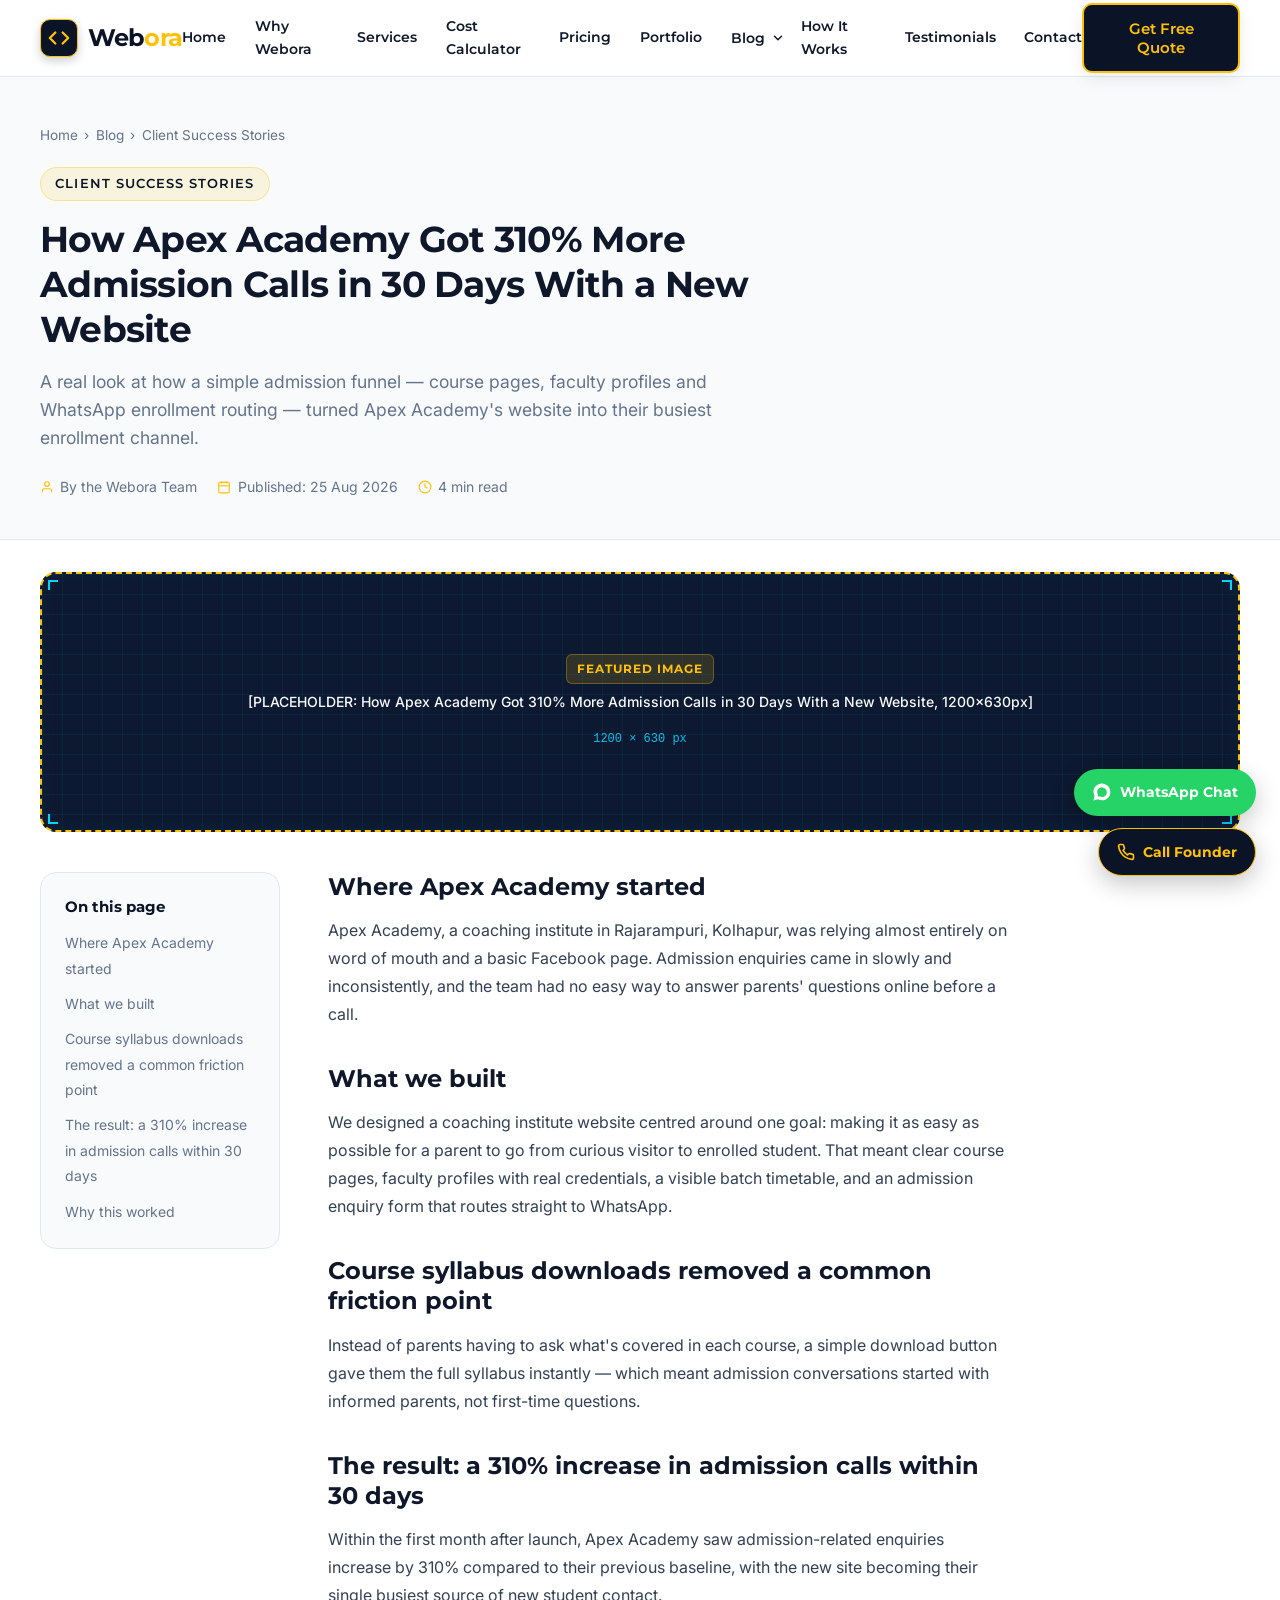
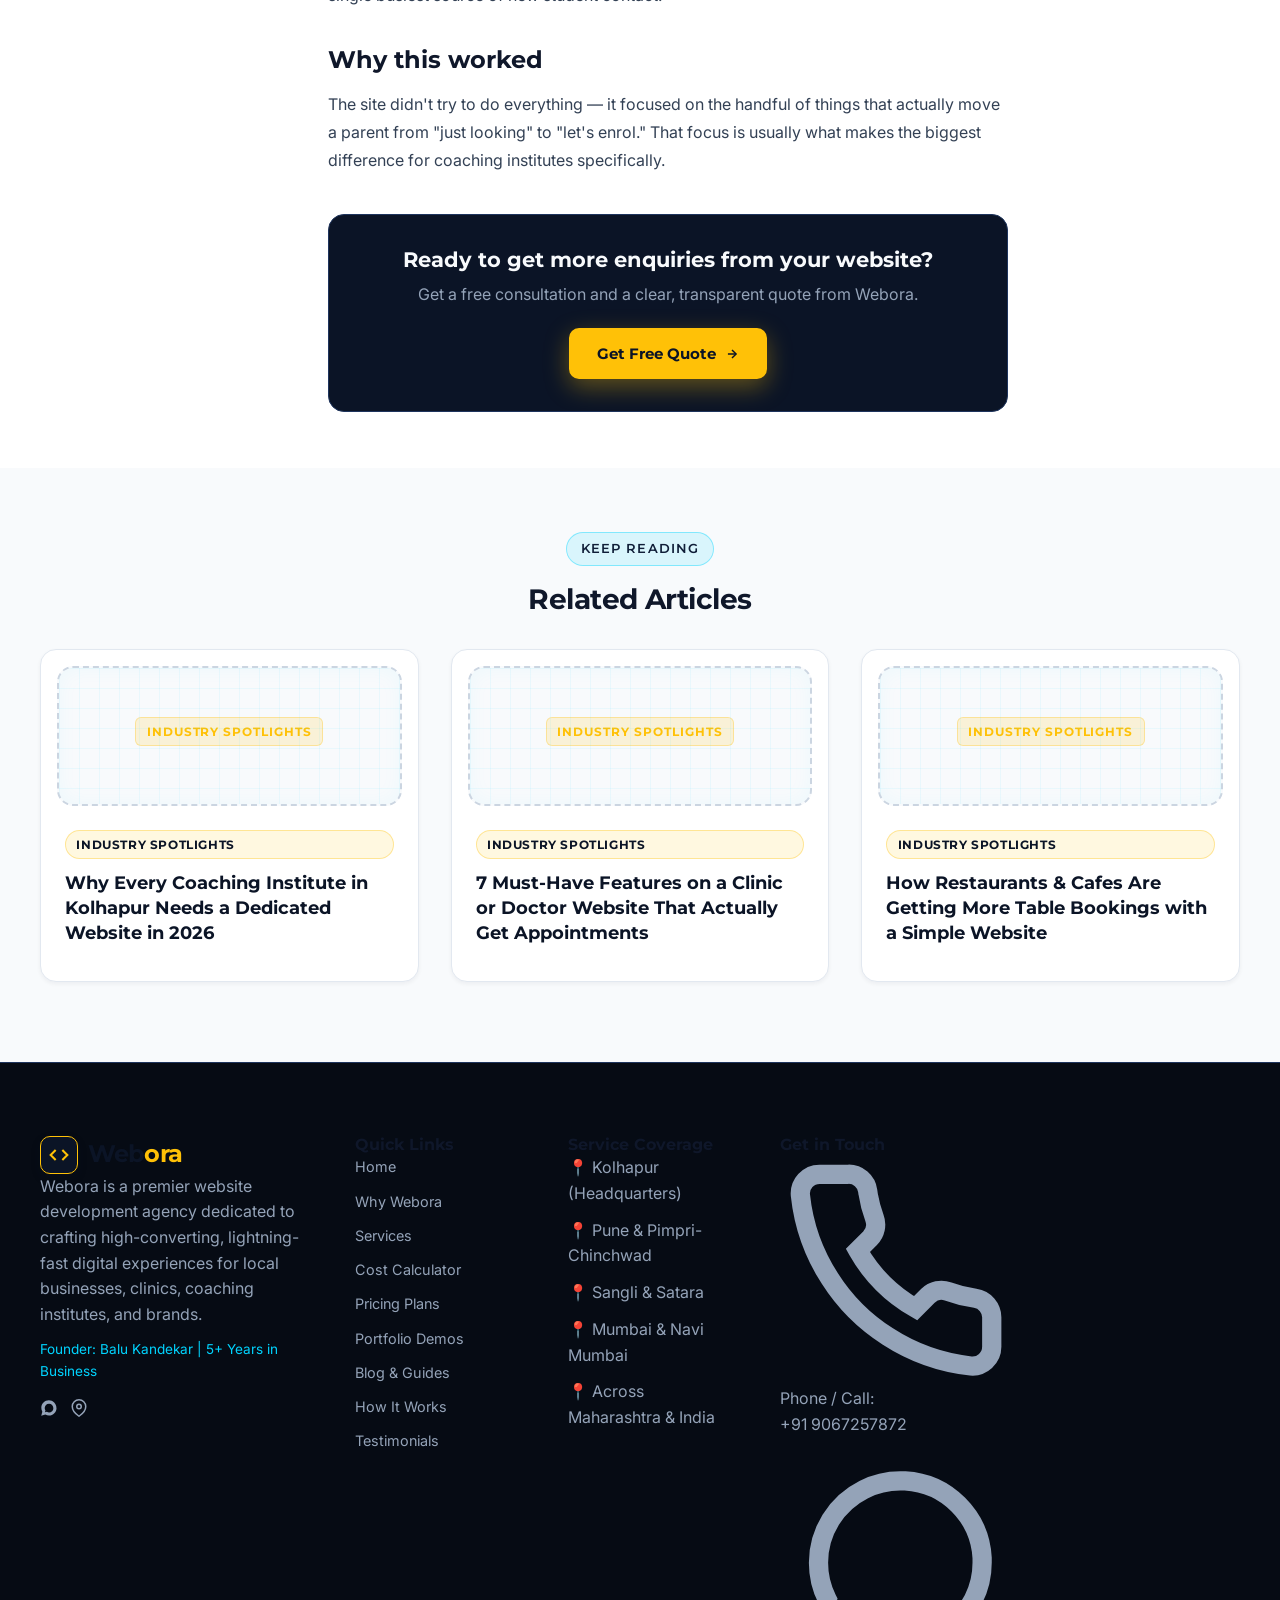
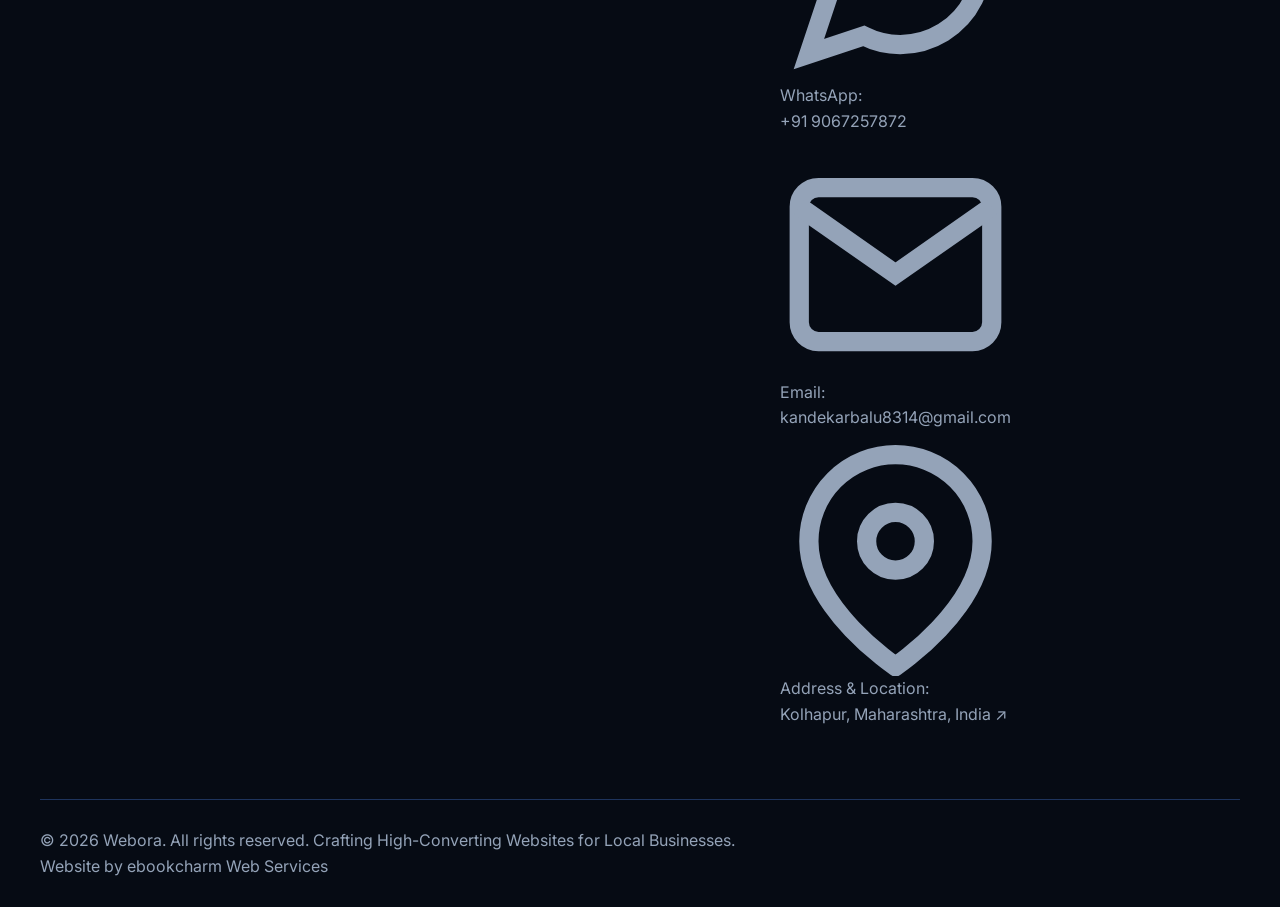
<file: success-apex-academy.html>
<!DOCTYPE html>
<html lang="en">
<head>
<meta charset="UTF-8">
<meta name="viewport" content="width=device-width, initial-scale=1.0">
<meta name="description" content="A real look at how a simple admission funnel — course pages, faculty profiles and WhatsApp enrollment routing — turned Apex Academy's website into their busiest enrollment channel.">
<meta name="keywords" content="coaching institute case study, website success story, Apex Academy, Webora client results">
<meta name="author" content="ebookcharm Web Services">
<title>How Apex Academy Got 310% More Admission Calls in 30 Days With a New Website | Webora Blog</title>
<link rel="canonical" href="https://yourdomain.com/success-apex-academy.html"> <!-- CHANGE DOMAIN: update https://yourdomain.com sitewide before launch -->
<meta property="og:type" content="article">
<meta property="og:title" content="How Apex Academy Got 310% More Admission Calls in 30 Days With a New Website | Webora Blog">
<meta property="og:description" content="A real look at how a simple admission funnel — course pages, faculty profiles and WhatsApp enrollment routing — turned Apex Academy's website into their busiest enrollment channel.">
<meta property="og:url" content="https://yourdomain.com/success-apex-academy.html">
<meta property="og:site_name" content="Webora">
<meta name="twitter:card" content="summary_large_image">
<meta name="twitter:title" content="How Apex Academy Got 310% More Admission Calls in 30 Days With a New Website | Webora Blog">
<meta name="twitter:description" content="A real look at how a simple admission funnel — course pages, faculty profiles and WhatsApp enrollment routing — turned Apex Academy's website into their busiest enrollment channel.">
<link rel="preconnect" href="https://fonts.googleapis.com">
<link rel="preconnect" href="https://fonts.gstatic.com" crossorigin>
<link href="https://fonts.googleapis.com/css2?family=Inter:wght@400;500;600;700&family=Montserrat:wght@600;700;800&display=swap" rel="stylesheet">
<link rel="stylesheet" href="style.css">
<script src="script.js" defer></script>
</head>
<body>
  <header class="site-header">
    <div class="container header-container">
      <a href="index.html" class="brand-logo" aria-label="Webora Home">
        <div class="logo-symbol">
          <svg width="22" height="22" viewBox="0 0 24 24" fill="none" stroke="currentColor" stroke-width="2.5" stroke-linecap="round" stroke-linejoin="round">
            <polyline points="16 18 22 12 16 6"></polyline>
            <polyline points="8 6 2 12 8 18"></polyline>
          </svg>
        </div>
        <span class="logo-text">Web<span>ora</span></span>
      </a>

      <nav class="nav-menu" aria-label="Main Navigation">
        <a href="index.html#home" class="nav-link">Home</a>
        <a href="index.html#pain-solutions" class="nav-link">Why Webora</a>
        <a href="index.html#services" class="nav-link">Services</a>
        <a href="index.html#calculator" class="nav-link">Cost Calculator</a>
        <a href="index.html#pricing" class="nav-link">Pricing</a>
        <a href="index.html#portfolio" class="nav-link">Portfolio</a>
        <div class="nav-item-dropdown" id="navBlogDropdown">
          <button type="button" class="nav-link nav-dropdown-trigger" id="blogDropdownTrigger" aria-expanded="false" aria-haspopup="true" aria-controls="blogDropdownMenu">
            <span>Blog</span>
            <svg class="dropdown-chevron" width="14" height="14" viewBox="0 0 24 24" fill="none" stroke="currentColor" stroke-width="2.5" stroke-linecap="round" stroke-linejoin="round">
              <polyline points="6 9 12 15 18 9"></polyline>
            </svg>
          </button>
          <div class="nav-dropdown-menu" id="blogDropdownMenu" aria-labelledby="blogDropdownTrigger">
            <a href="index.html#blog" class="dropdown-link">All Articles</a>
            <a href="index.html#blog-more-customers-speed" class="dropdown-link">More Customers Online</a>
            <a href="index.html#blog-industry-coaching" class="dropdown-link">Industry Spotlights</a>
            <a href="index.html#blog-basics-pricing" class="dropdown-link">Website Basics</a>
            <a href="index.html#blog-success-apex" class="dropdown-link">Client Success Stories</a>
          </div>
        </div>
        <a href="index.html#process" class="nav-link">How It Works</a>
        <a href="index.html#testimonials" class="nav-link">Testimonials</a>
        <a href="index.html#contact" class="nav-link">Contact</a>
      </nav>

      <div class="header-actions">
        <button type="button" class="btn btn-primary btn-pulse" data-open-modal data-package-name="General Inquiry Consultation">
          Get Free Quote
        </button>
        <button class="mobile-menu-toggle" aria-label="Toggle navigation menu">
          <span></span><span></span><span></span>
        </button>
      </div>
    </div>
  </header>

  <aside class="floating-actions-container" aria-label="Quick Connect Actions">
    <a href="https://wa.me/919067257872?text=Hello%20Webora!%20I%20would%20like%20to%20get%20a%20free%20website%20quote%20for%20my%20business."
       class="float-btn float-whatsapp" target="_blank" rel="noopener noreferrer" data-dynamic-whatsapp aria-label="Chat with Founder on WhatsApp">
      <svg width="20" height="20" viewBox="0 0 24 24" fill="currentColor"><path d="M12.031 6.172c-3.181 0-5.767 2.586-5.768 5.766-.001 1.298.38 2.27 1.019 3.287l-.711 2.598 2.664-.699c.971.54 1.761.882 2.796.883h.005c3.179 0 5.767-2.587 5.767-5.766.001-3.181-2.587-5.769-5.767-5.769zM22.055 11.94c-.004 5.549-4.512 10.057-10.059 10.057-1.748-.001-3.411-.453-4.881-1.258l-5.467 1.433 1.458-5.327c-.886-1.536-1.354-3.29-1.355-5.086.004-5.548 4.512-10.057 10.06-10.057 2.686.002 5.21 1.047 7.108 2.946 1.898 1.899 2.942 4.423 2.936 7.108z"/></svg>
      <span>WhatsApp Chat</span>
    </a>
    <a href="tel:9067257872" class="float-btn float-call" data-dynamic-phone aria-label="Direct Call to Balu Kandekar">
      <svg width="18" height="18" viewBox="0 0 24 24" fill="none" stroke="currentColor" stroke-width="2.2" stroke-linecap="round" stroke-linejoin="round"><path d="M22 16.92v3a2 2 0 0 1-2.18 2 19.79 19.79 0 0 1-8.63-3.07 19.5 19.5 0 0 1-6-6 19.79 19.79 0 0 1-3.07-8.67A2 2 0 0 1 4.11 2h3a2 2 0 0 1 2 1.72 12.84 12.84 0 0 0 .7 2.81 2 2 0 0 1-.45 2.11L8.09 9.91a16 16 0 0 0 6 6l1.27-1.27a2 2 0 0 1 2.11-.45 12.84 12.84 0 0 0 2.81.7A2 2 0 0 1 22 16.92z"></path></svg>
      <span>Call Founder</span>
    </a>
  </aside>
  <main>
    <section class="article-header">
      <div class="container">
        <div class="article-breadcrumb">
          <a href="index.html">Home</a> &rsaquo; <a href="index.html#blog">Blog</a> &rsaquo; <a href="index.html#blog-success-apex">Client Success Stories</a>
        </div>
        <span class="section-badge">Client Success Stories</span>
        <h1 class="article-headline">How Apex Academy Got 310% More Admission Calls in 30 Days With a New Website</h1>
        <p class="article-summary">A real look at how a simple admission funnel — course pages, faculty profiles and WhatsApp enrollment routing — turned Apex Academy's website into their busiest enrollment channel.</p>
        <div class="article-meta-row">
          <span><svg width="14" height="14" viewBox="0 0 24 24" fill="none" stroke="currentColor" stroke-width="2"><path d="M20 21v-2a4 4 0 0 0-4-4H8a4 4 0 0 0-4 4v2"></path><circle cx="12" cy="7" r="4"></circle></svg> By the Webora Team</span>
          <span><svg width="14" height="14" viewBox="0 0 24 24" fill="none" stroke="currentColor" stroke-width="2"><rect x="3" y="4" width="18" height="18" rx="2"></rect><line x1="16" y1="2" x2="16" y2="6"></line><line x1="8" y1="2" x2="8" y2="6"></line><line x1="3" y1="10" x2="21" y2="10"></line></svg> Published: 25 Aug 2026</span>
          <span><svg width="14" height="14" viewBox="0 0 24 24" fill="none" stroke="currentColor" stroke-width="2"><circle cx="12" cy="12" r="10"></circle><polyline points="12 6 12 12 16 14"></polyline></svg> 4 min read</span>
        </div>
      </div>
    </section>

    <section class="article-body-section" style="padding-top:2rem;">
      <div class="container">
        <div class="article-featured-image" style="margin-bottom:2.5rem;">
          <!--
            FEATURED IMAGE — generate in ChatGPT/DALL-E and upload as: images/blog-success-apex-academy.jpg
            Recommended size: 1200 x 630 px (for social sharing), JPG or WEBP, under 200KB
            Once uploaded, replace the placeholder div below with:
            <img src="images/blog-success-apex-academy.jpg" alt="How Apex Academy Got 310% More Admission Calls in 30 Days With a New Website" width="1200" height="630" loading="lazy" style="width:100%;border-radius:16px;">
          -->
          <div class="blueprint-placeholder">
            <div class="placeholder-corner corner-tl"></div>
            <div class="placeholder-corner corner-tr"></div>
            <div class="placeholder-corner corner-bl"></div>
            <div class="placeholder-corner corner-br"></div>
            <span class="placeholder-tag">Featured Image</span>
            <p class="placeholder-text">[PLACEHOLDER: How Apex Academy Got 310% More Admission Calls in 30 Days With a New Website, 1200x630px]</p>
            <span class="placeholder-dim">1200 × 630 px</span>
          </div>
        </div>

        <div class="article-layout">
          <aside class="article-toc">
            <h4>On this page</h4>
            <ul><li><a href="#h0">Where Apex Academy started</a></li><li><a href="#h1">What we built</a></li><li><a href="#h2">Course syllabus downloads removed a common friction point</a></li><li><a href="#h3">The result: a 310% increase in admission calls within 30 days</a></li><li><a href="#h4">Why this worked</a></li></ul>
          </aside>

          <article class="article-content">
            <h2 id="h0">Where Apex Academy started</h2><p>Apex Academy, a coaching institute in Rajarampuri, Kolhapur, was relying almost entirely on word of mouth and a basic Facebook page. Admission enquiries came in slowly and inconsistently, and the team had no easy way to answer parents' questions online before a call.</p><h2 id="h1">What we built</h2><p>We designed a coaching institute website centred around one goal: making it as easy as possible for a parent to go from curious visitor to enrolled student. That meant clear course pages, faculty profiles with real credentials, a visible batch timetable, and an admission enquiry form that routes straight to WhatsApp.</p><h2 id="h2">Course syllabus downloads removed a common friction point</h2><p>Instead of parents having to ask what's covered in each course, a simple download button gave them the full syllabus instantly — which meant admission conversations started with informed parents, not first-time questions.</p><h2 id="h3">The result: a 310% increase in admission calls within 30 days</h2><p>Within the first month after launch, Apex Academy saw admission-related enquiries increase by 310% compared to their previous baseline, with the new site becoming their single busiest source of new student contact.</p><h2 id="h4">Why this worked</h2><p>The site didn't try to do everything — it focused on the handful of things that actually move a parent from "just looking" to "let's enrol." That focus is usually what makes the biggest difference for coaching institutes specifically.</p>
            <div class="article-cta-box">
              <h3>Ready to get more enquiries from your website?</h3>
              <p>Get a free consultation and a clear, transparent quote from Webora.</p>
              <button type="button" class="btn btn-gold btn-pulse" data-open-modal data-package-name="Consultation: How Apex Academy Got 310% More Admission Calls in 30 Days Wi">
                Get Free Quote <svg width="14" height="14" viewBox="0 0 24 24" fill="none" stroke="currentColor" stroke-width="2.5"><line x1="5" y1="12" x2="19" y2="12"></line><polyline points="12 5 19 12 12 19"></polyline></svg>
              </button>
            </div>
          </article>
        </div>
      </div>
    </section>

    <section class="article-related-section">
      <div class="container">
        <div class="section-header" style="margin-bottom:2rem;">
          <span class="section-badge cyan">Keep Reading</span>
          <h2 class="section-title" style="font-size:1.75rem;">Related Articles</h2>
        </div>
        <div class="blog-grid">
          <a href="industry-coaching.html" class="blog-card" style="text-decoration:none;">
        <div class="blog-img-box"><div class="blueprint-placeholder light-context" style="min-height:140px;"><span class="placeholder-tag">Industry Spotlights</span></div></div>
        <div class="blog-content"><span class="blog-category-badge">Industry Spotlights</span><h3 class="blog-title" style="margin-top:0.75rem;">Why Every Coaching Institute in Kolhapur Needs a Dedicated Website in 2026</h3></div>
        </a><a href="industry-clinic.html" class="blog-card" style="text-decoration:none;">
        <div class="blog-img-box"><div class="blueprint-placeholder light-context" style="min-height:140px;"><span class="placeholder-tag">Industry Spotlights</span></div></div>
        <div class="blog-content"><span class="blog-category-badge">Industry Spotlights</span><h3 class="blog-title" style="margin-top:0.75rem;">7 Must-Have Features on a Clinic or Doctor Website That Actually Get Appointments</h3></div>
        </a><a href="industry-restaurant.html" class="blog-card" style="text-decoration:none;">
        <div class="blog-img-box"><div class="blueprint-placeholder light-context" style="min-height:140px;"><span class="placeholder-tag">Industry Spotlights</span></div></div>
        <div class="blog-content"><span class="blog-category-badge">Industry Spotlights</span><h3 class="blog-title" style="margin-top:0.75rem;">How Restaurants & Cafes Are Getting More Table Bookings with a Simple Website</h3></div>
        </a>
        </div>
      </div>
    </section>

  </main>
  <footer id="contact" class="site-footer">
    <div class="container">
      <div class="footer-grid">
        <div class="footer-brand">
          <a href="index.html" class="brand-logo">
            <div class="logo-symbol">
              <svg width="20" height="20" viewBox="0 0 24 24" fill="none" stroke="currentColor" stroke-width="2.5">
                <polyline points="16 18 22 12 16 6"></polyline>
                <polyline points="8 6 2 12 8 18"></polyline>
              </svg>
            </div>
            <span class="logo-text">Web<span>ora</span></span>
          </a>
          <p class="footer-bio">
            Webora is a premier website development agency dedicated to crafting high-converting, lightning-fast digital experiences for local businesses, clinics, coaching institutes, and brands.
          </p>
          <p style="font-size: 0.85rem; color: var(--color-cyan-primary); margin-top: 0.5rem;">
            Founder: Balu Kandekar | 5+ Years in Business
          </p>
          <div class="footer-social-links" style="margin-top: 1rem; display: flex; gap: 0.75rem;">
            <a href="https://wa.me/919067257872" target="_blank" rel="noopener noreferrer" class="social-icon-btn" aria-label="Webora WhatsApp">
              <svg width="18" height="18" viewBox="0 0 24 24" fill="currentColor"><path d="M12.031 6.172c-3.181 0-5.767 2.586-5.768 5.766-.001 1.298.38 2.27 1.019 3.287l-.711 2.598 2.664-.699c.971.54 1.761.882 2.796.883h.005c3.179 0 5.767-2.587 5.767-5.766.001-3.181-2.587-5.769-5.767-5.769zm10.024 5.768c-.004 5.549-4.512 10.057-10.059 10.057-1.748-.001-3.411-.453-4.881-1.258l-5.467 1.433 1.458-5.327c-.886-1.536-1.354-3.29-1.355-5.086.004-5.548 4.512-10.057 10.06-10.057 2.686.002 5.21 1.047 7.108 2.946 1.898 1.899 2.942 4.423 2.936 7.108z"/></svg>
            </a>
            <a href="https://maps.google.com/?q=Kolhapur,Maharashtra" target="_blank" rel="noopener noreferrer" class="social-icon-btn" aria-label="Webora on Google Maps">
              <svg width="18" height="18" viewBox="0 0 24 24" fill="none" stroke="currentColor" stroke-width="2"><path d="M21 10c0 7-9 13-9 13s-9-6-9-13a9 9 0 0 1 18 0z"></path><circle cx="12" cy="10" r="3"></circle></svg>
            </a>
          </div>
        </div>

        <div class="footer-column">
          <h4 class="footer-heading">Quick Links</h4>
          <div class="footer-links-list">
            <a href="index.html#home" class="footer-link">Home</a>
            <a href="index.html#pain-solutions" class="footer-link">Why Webora</a>
            <a href="index.html#services" class="footer-link">Services</a>
            <a href="index.html#calculator" class="footer-link">Cost Calculator</a>
            <a href="index.html#pricing" class="footer-link">Pricing Plans</a>
            <a href="index.html#portfolio" class="footer-link">Portfolio Demos</a>
            <a href="index.html#blog" class="footer-link">Blog & Guides</a>
            <a href="index.html#process" class="footer-link">How It Works</a>
            <a href="index.html#testimonials" class="footer-link">Testimonials</a>
          </div>
        </div>

        <div class="footer-column">
          <h4 class="footer-heading">Service Coverage</h4>
          <div class="footer-links-list">
            <span class="footer-link">📍 Kolhapur (Headquarters)</span>
            <span class="footer-link">📍 Pune & Pimpri-Chinchwad</span>
            <span class="footer-link">📍 Sangli & Satara</span>
            <span class="footer-link">📍 Mumbai & Navi Mumbai</span>
            <span class="footer-link">📍 Across Maharashtra & India</span>
          </div>
        </div>

        <div class="footer-column">
          <h4 class="footer-heading">Get in Touch</h4>
          <div class="footer-contact-list">
            <div class="footer-contact-item">
              <svg viewBox="0 0 24 24" fill="none" stroke="currentColor" stroke-width="2"><path d="M22 16.92v3a2 2 0 0 1-2.18 2 19.79 19.79 0 0 1-8.63-3.07 19.5 19.5 0 0 1-6-6 19.79 19.79 0 0 1-3.07-8.67A2 2 0 0 1 4.11 2h3a2 2 0 0 1 2 1.72 12.84 12.84 0 0 0 .7 2.81 2 2 0 0 1-.45 2.11L8.09 9.91a16 16 0 0 0 6 6l1.27-1.27a2 2 0 0 1 2.11-.45 12.84 12.84 0 0 0 2.81.7A2 2 0 0 1 22 16.92z"></path></svg>
              <div><span>Phone / Call:</span><br><a href="tel:9067257872" data-dynamic-phone>+91 9067257872</a></div>
            </div>
            <div class="footer-contact-item">
              <svg viewBox="0 0 24 24" fill="none" stroke="currentColor" stroke-width="2"><path d="M21 11.5a8.38 8.38 0 0 1-.9 3.8 8.5 8.5 0 0 1-7.6 4.7 8.38 8.38 0 0 1-3.8-.9L3 21l1.9-5.7a8.38 8.38 0 0 1-.9-3.8 8.5 8.5 0 0 1 4.7-7.6 8.38 8.38 0 0 1 3.8-.9h.5a8.48 8.48 0 0 1 8 8v.5z"></path></svg>
              <div><span>WhatsApp:</span><br><a href="https://wa.me/919067257872" target="_blank" rel="noopener noreferrer" data-dynamic-whatsapp>+91 9067257872</a></div>
            </div>
            <div class="footer-contact-item">
              <svg viewBox="0 0 24 24" fill="none" stroke="currentColor" stroke-width="2"><path d="M4 4h16c1.1 0 2 .9 2 2v12c0 1.1-.9 2-2 2H4c-1.1 0-2-.9-2-2V6c0-1.1.9-2 2-2z"></path><polyline points="22,6 12,13 2,6"></polyline></svg>
              <div><span>Email:</span><br><a href="mailto:kandekarbalu8314@gmail.com">kandekarbalu8314@gmail.com</a></div>
            </div>
            <div class="footer-contact-item">
              <svg viewBox="0 0 24 24" fill="none" stroke="currentColor" stroke-width="2"><path d="M21 10c0 7-9 13-9 13s-9-6-9-13a9 9 0 0 1 18 0z"></path><circle cx="12" cy="10" r="3"></circle></svg>
              <div><span>Address & Location:</span><br><a href="https://maps.google.com/?q=Kolhapur,Maharashtra" target="_blank" rel="noopener noreferrer">Kolhapur, Maharashtra, India ↗</a></div>
            </div>
          </div>
        </div>
      </div>

      <div class="footer-bottom-bar">
        <div>© 2026 Webora. All rights reserved. Crafting High-Converting Websites for Local Businesses.</div>
        <div class="credit-line">Website by ebookcharm Web Services</div>
      </div>
    </div>
  </footer>
  <div id="enquiryModal" class="modal-backdrop" role="dialog" aria-modal="true" aria-labelledby="modalTitle">
    <div class="modal-dialog">
      <div class="modal-header">
        <h3 id="modalTitle" class="modal-title">Get a Free Consultation & Quote</h3>
        <p class="modal-subtitle">Direct response from founder Balu Kandekar within 2 hours.</p>
        <button type="button" id="modalCloseBtn" class="modal-close-btn" aria-label="Close dialog">×</button>
      </div>
      <div class="modal-body">
        <form id="enquiryModalForm">
          <div class="form-group">
            <label class="form-label" for="client_name">Full Name *</label>
            <input type="text" id="client_name" name="client_name" class="form-input" placeholder="e.g. Balu Kandekar" required>
          </div>
          <div class="form-group">
            <label class="form-label" for="client_phone">Phone / WhatsApp Number *</label>
            <input type="tel" id="client_phone" name="client_phone" class="form-input" placeholder="e.g. 9067257872" required>
          </div>
          <div class="form-group">
            <label class="form-label" for="client_business_type">Business Name / Industry</label>
            <input type="text" id="client_business_type" name="client_business_type" class="form-input" placeholder="e.g. Coaching Institute / Dental Clinic / Retail Shop">
          </div>
          <div class="form-group">
            <label class="form-label" for="client_package">Selected Package or Custom Quote</label>
            <input type="text" id="client_package" name="client_package" class="form-input" placeholder="General Consultation" readonly>
          </div>
          <div class="form-group">
            <label class="form-label" for="client_timeline">Preferred Timeline</label>
            <select id="client_timeline" name="client_timeline" class="form-select">
              <option value="Standard (15-20 Days)" selected>Standard (15–20 Days)</option>
              <option value="Fast Track (7-10 Days)">Fast Track (7–10 Days)</option>
            </select>
          </div>
          <div class="form-group">
            <label class="form-label" for="client_notes">Additional Requirements or Notes</label>
            <textarea id="client_notes" name="client_notes" class="form-textarea" placeholder="Tell us about any specific features, design preferences, or competitor websites you like..."></textarea>
          </div>
          <button type="submit" class="btn btn-gold btn-block btn-pulse" style="margin-top: 1rem;">
            <svg width="20" height="20" viewBox="0 0 24 24" fill="currentColor"><path d="M12.031 6.172c-3.181 0-5.767 2.586-5.768 5.766-.001 1.298.38 2.27 1.019 3.287l-.711 2.598 2.664-.699c.971.54 1.761.882 2.796.883h.005c3.179 0 5.767-2.587 5.767-5.766.001-3.181-2.587-5.769-5.767-5.769z"/></svg>
            Send Inquiry via WhatsApp
          </button>
          <div id="modalStatusFeedback" class="modal-status-feedback"></div>
        </form>
      </div>
    </div>
  </div>
</body>
</html>
</file>
<file: app/src/main/assets/style.css>
/* ==========================================================================
   WEBORA - DIGITAL VICTORY DESIGN SYSTEM
   Premium Conversion-Focused Website Development Agency
   Author: Webora / ebookcharm Web Services
   ========================================================================== */

/* --------------------------------------------------------------------------
   1. CSS CUSTOM PROPERTIES (THEME & DESIGN TOKENS)
   -------------------------------------------------------------------------- */
:root {
  /* Color Palette - Digital Victory */
  --color-navy-darkest: #060B14;
  --color-navy-primary: #0B1426;
  --color-navy-surface: #101E38;
  --color-navy-card: #152545;
  --color-navy-border: #1E345D;
  
  --color-gold-primary: #FFC107;
  --color-gold-hover: #FFB300;
  --color-gold-light: #FFE082;
  --color-gold-subtle: rgba(255, 193, 7, 0.12);
  --color-gold-glow: rgba(255, 193, 7, 0.28);

  --color-cyan-primary: #00D4FF;
  --color-cyan-hover: #38E1FF;
  --color-cyan-subtle: rgba(0, 212, 255, 0.12);
  --color-cyan-glow: rgba(0, 212, 255, 0.25);

  --color-bg-white: #FFFFFF;
  --color-bg-alt: #F8FAFC;
  --color-bg-slate: #F1F5F9;

  --color-text-dark: #0F172A;
  --color-text-body: #334155;
  --color-text-muted: #64748B;
  --color-text-light: #F8FAFC;
  --color-text-light-muted: #94A3B8;

  --color-border-light: #E2E8F0;
  --color-border-subtle: #EDF2F7;
  --color-success: #10B981;

  /* Typography */
  --font-heading: 'Montserrat', -apple-system, BlinkMacSystemFont, 'Segoe UI', Roboto, sans-serif;
  --font-body: 'Inter', -apple-system, BlinkMacSystemFont, 'Segoe UI', Roboto, sans-serif;

  /* Spacing */
  --spacing-xs: 0.25rem;
  --spacing-sm: 0.5rem;
  --spacing-md: 1rem;
  --spacing-lg: 1.5rem;
  --spacing-xl: 2rem;
  --spacing-2xl: 3rem;
  --spacing-3xl: 4.5rem;
  --spacing-4xl: 6rem;

  /* Radius */
  --radius-sm: 6px;
  --radius-md: 10px;
  --radius-lg: 16px;
  --radius-xl: 24px;
  --radius-pill: 9999px;

  /* Shadows */
  --shadow-sm: 0 2px 4px rgba(11, 20, 38, 0.05);
  --shadow-md: 0 6px 16px rgba(11, 20, 38, 0.08);
  --shadow-lg: 0 12px 32px rgba(11, 20, 38, 0.12);
  --shadow-xl: 0 20px 48px rgba(11, 20, 38, 0.16);
  --shadow-gold: 0 8px 24px rgba(255, 193, 7, 0.35);
  --shadow-cyan: 0 8px 24px rgba(0, 212, 255, 0.3);

  /* Transitions */
  --transition-fast: 0.2s cubic-bezier(0.16, 1, 0.3, 1);
  --transition-normal: 0.3s cubic-bezier(0.16, 1, 0.3, 1);
  --transition-slow: 0.5s cubic-bezier(0.16, 1, 0.3, 1);

  /* Container */
  --container-max-width: 1240px;
}

/* --------------------------------------------------------------------------
   2. RESET & BASE STYLES
   -------------------------------------------------------------------------- */
*, *::before, *::after {
  box-sizing: border-box;
  margin: 0;
  padding: 0;
}

html {
  font-size: 16px;
  scroll-behavior: smooth;
  -webkit-text-size-adjust: 100%;
}

body {
  font-family: var(--font-body);
  font-weight: 400;
  color: var(--color-text-body);
  background-color: var(--color-bg-white);
  line-height: 1.6;
  overflow-x: hidden;
  position: relative;
}

h1, h2, h3, h4, h5, h6 {
  font-family: var(--font-heading);
  color: var(--color-text-dark);
  line-height: 1.25;
  font-weight: 700;
}

p {
  margin-bottom: 0.75rem;
}

a {
  color: inherit;
  text-decoration: none;
  transition: color var(--transition-fast);
}

ul, ol {
  list-style: none;
}

img, svg {
  display: block;
  max-width: 100%;
  height: auto;
}

button, input, select, textarea {
  font-family: inherit;
  font-size: 1rem;
  outline: none;
  border: none;
}

button {
  cursor: pointer;
  background: none;
}

.container {
  width: 100%;
  max-width: var(--container-max-width);
  margin-left: auto;
  margin-right: auto;
  padding-left: 1.25rem;
  padding-right: 1.25rem;
}

/* Section Header Typography */
.section-header {
  text-align: center;
  max-width: 760px;
  margin: 0 auto 3.5rem auto;
}

.section-badge {
  display: inline-flex;
  align-items: center;
  gap: 0.5rem;
  font-family: var(--font-heading);
  font-size: 0.8125rem;
  font-weight: 600;
  text-transform: uppercase;
  letter-spacing: 0.08em;
  padding: 0.35rem 0.9rem;
  border-radius: var(--radius-pill);
  background: var(--color-gold-subtle);
  color: var(--color-navy-primary);
  border: 1px solid rgba(255, 193, 7, 0.35);
  margin-bottom: 1rem;
}

.section-badge.cyan {
  background: var(--color-cyan-subtle);
  color: var(--color-navy-surface);
  border-color: rgba(0, 212, 255, 0.4);
}

.section-title {
  font-size: 2.25rem;
  margin-bottom: 1rem;
  letter-spacing: -0.02em;
}

.section-subtitle {
  font-size: 1.125rem;
  color: var(--color-text-muted);
  font-weight: 400;
  line-height: 1.6;
}

.text-gold {
  color: var(--color-gold-primary);
}

.text-cyan {
  color: var(--color-cyan-primary);
}

/* --------------------------------------------------------------------------
   /* IMAGE PLACEHOLDER SYSTEM (RULE 4 & QA REQUIREMENT)
   Consistent dashed-border blueprint container for all assets
   -------------------------------------------------------------------------- */
.blueprint-placeholder {
  position: relative;
  display: flex;
  flex-direction: column;
  align-items: center;
  justify-content: center;
  text-align: center;
  padding: 1.5rem;
  background: #0D1930;
  border: 2px dashed var(--color-gold-primary);
  border-radius: var(--radius-lg);
  color: var(--color-text-light);
  overflow: hidden;
  box-shadow: inset 0 0 20px rgba(0, 212, 255, 0.05);
  transition: transform var(--transition-normal), border-color var(--transition-normal);
}

.blueprint-placeholder::before {
  content: "";
  position: absolute;
  top: 0;
  left: 0;
  right: 0;
  bottom: 0;
  background-image: 
    linear-gradient(rgba(0, 212, 255, 0.06) 1px, transparent 1px),
    linear-gradient(90deg, rgba(0, 212, 255, 0.06) 1px, transparent 1px);
  background-size: 20px 20px;
  pointer-events: none;
}

.blueprint-placeholder .placeholder-corner {
  position: absolute;
  width: 10px;
  height: 10px;
  border-color: var(--color-cyan-primary);
  border-style: solid;
  pointer-events: none;
}

.blueprint-placeholder .corner-tl { top: 6px; left: 6px; border-width: 2px 0 0 2px; }
.blueprint-placeholder .corner-tr { top: 6px; right: 6px; border-width: 2px 2px 0 0; }
.blueprint-placeholder .corner-bl { bottom: 6px; left: 6px; border-width: 0 0 2px 2px; }
.blueprint-placeholder .corner-br { bottom: 6px; right: 6px; border-width: 0 2px 2px 0; }

.blueprint-placeholder .placeholder-icon {
  width: 44px;
  height: 44px;
  margin-bottom: 0.75rem;
  color: var(--color-gold-primary);
}

.blueprint-placeholder .placeholder-tag {
  display: inline-block;
  font-family: var(--font-heading);
  font-size: 0.75rem;
  font-weight: 700;
  text-transform: uppercase;
  letter-spacing: 0.08em;
  background: rgba(255, 193, 7, 0.15);
  color: var(--color-gold-primary);
  padding: 0.25rem 0.65rem;
  border-radius: var(--radius-sm);
  margin-bottom: 0.5rem;
  border: 1px solid rgba(255, 193, 7, 0.3);
}

.blueprint-placeholder .placeholder-text {
  font-family: var(--font-body);
  font-size: 0.875rem;
  font-weight: 500;
  color: var(--color-text-light);
  line-height: 1.4;
  max-width: 90%;
}

.blueprint-placeholder .placeholder-dim {
  font-family: monospace;
  font-size: 0.75rem;
  color: var(--color-cyan-primary);
  margin-top: 0.4rem;
  opacity: 0.9;
}

.blueprint-placeholder.light-context {
  background: #F8FAFC;
  border-color: #CBD5E1;
  color: var(--color-navy-primary);
}
.blueprint-placeholder.light-context .placeholder-text {
  color: var(--color-text-dark);
}
.blueprint-placeholder.light-context .placeholder-dim {
  color: var(--color-navy-surface);
}

/* --------------------------------------------------------------------------
   3. BUTTONS & INTERACTIVE CTA STYLES
   -------------------------------------------------------------------------- */
.btn {
  display: inline-flex;
  align-items: center;
  justify-content: center;
  gap: 0.6rem;
  font-family: var(--font-heading);
  font-size: 0.95rem;
  font-weight: 600;
  padding: 0.85rem 1.6rem;
  border-radius: var(--radius-md);
  transition: all var(--transition-normal);
  text-align: center;
  position: relative;
  overflow: hidden;
}

.btn-primary {
  background-color: var(--color-navy-primary);
  color: var(--color-gold-primary);
  border: 2px solid var(--color-gold-primary);
  box-shadow: var(--shadow-md);
}

.btn-primary:hover {
  background-color: var(--color-gold-primary);
  color: var(--color-navy-primary);
  box-shadow: var(--shadow-gold);
  transform: translateY(-2px);
}

.btn-gold {
  background-color: var(--color-gold-primary);
  color: var(--color-navy-primary);
  border: 2px solid var(--color-gold-primary);
  font-weight: 700;
  box-shadow: var(--shadow-gold);
}

.btn-gold:hover {
  background-color: var(--color-gold-hover);
  border-color: var(--color-gold-hover);
  transform: translateY(-2px);
  box-shadow: 0 10px 28px rgba(255, 193, 7, 0.45);
}

.btn-pulse {
  animation: pulse-glow 2.4s infinite;
}

@keyframes pulse-glow {
  0% {
    box-shadow: 0 0 0 0 rgba(255, 193, 7, 0.6);
  }
  70% {
    box-shadow: 0 0 0 12px rgba(255, 193, 7, 0);
  }
  100% {
    box-shadow: 0 0 0 0 rgba(255, 193, 7, 0);
  }
}

.btn-secondary {
  background-color: transparent;
  color: var(--color-text-dark);
  border: 2px solid var(--color-border-light);
}

.btn-secondary:hover {
  border-color: var(--color-cyan-primary);
  color: var(--color-navy-primary);
  background-color: var(--color-cyan-subtle);
  transform: translateY(-2px);
}

.btn-secondary-dark {
  background-color: rgba(255, 255, 255, 0.08);
  color: var(--color-text-light);
  border: 1px solid rgba(255, 255, 255, 0.2);
}

.btn-secondary-dark:hover {
  background-color: var(--color-cyan-subtle);
  border-color: var(--color-cyan-primary);
  color: var(--color-cyan-primary);
  transform: translateY(-2px);
}

.btn-sm {
  padding: 0.55rem 1.1rem;
  font-size: 0.85rem;
}

.btn-lg {
  padding: 1rem 2.2rem;
  font-size: 1.05rem;
}

.btn-block {
  width: 100%;
}

/* --------------------------------------------------------------------------
   /* CARD GRID ALIGNMENT (RULE 3 & QA REQUIREMENT)
   -------------------------------------------------------------------------- */
.card, 
.service-card, 
.pricing-card, 
.portfolio-card, 
.testimonial-card, 
.pain-card, 
.process-card,
.blog-card {
  display: flex;
  flex-direction: column;
  height: 100%;
}

.card .cta-button, 
.service-card .card-cta, 
.pricing-card .plan-btn, 
.portfolio-card .portfolio-cta,
.pain-card .card-cta,
.process-card .card-cta,
.blog-card .blog-footer-action {
  margin-top: auto;
}

/* --------------------------------------------------------------------------
   4. STICKY HEADER & NAVIGATION
   -------------------------------------------------------------------------- */
.site-header {
  position: sticky;
  top: 0;
  left: 0;
  width: 100%;
  z-index: 1000;
  background-color: rgba(255, 255, 255, 0.95);
  backdrop-filter: blur(10px);
  -webkit-backdrop-filter: blur(10px);
  border-bottom: 1px solid var(--color-border-light);
  transition: all var(--transition-normal);
}

.site-header.scrolled {
  background-color: rgba(11, 20, 38, 0.98);
  border-bottom: 1px solid var(--color-navy-border);
  box-shadow: var(--shadow-md);
}

.site-header.scrolled .nav-link {
  color: var(--color-text-light);
}

.site-header.scrolled .nav-link:hover {
  color: var(--color-cyan-primary);
}

.site-header.scrolled .logo-text {
  color: var(--color-text-light);
}

.header-container {
  display: flex;
  align-items: center;
  justify-content: space-between;
  height: 76px;
}

.brand-logo {
  display: flex;
  align-items: center;
  gap: 0.6rem;
}

.logo-symbol {
  width: 38px;
  height: 38px;
  background: var(--color-navy-primary);
  border-radius: var(--radius-md);
  display: flex;
  align-items: center;
  justify-content: center;
  border: 1.5px solid var(--color-gold-primary);
  color: var(--color-gold-primary);
  box-shadow: 0 4px 10px rgba(11, 20, 38, 0.2);
}

.logo-text {
  font-family: var(--font-heading);
  font-size: 1.5rem;
  font-weight: 700;
  color: var(--color-navy-primary);
  letter-spacing: -0.03em;
}

.logo-text span {
  color: var(--color-gold-primary);
}

.nav-menu {
  display: flex;
  align-items: center;
  gap: 1.8rem;
}

.nav-link {
  font-family: var(--font-heading);
  font-size: 0.9rem;
  font-weight: 600;
  color: var(--color-text-dark);
  transition: color var(--transition-fast);
  position: relative;
  background: none;
  border: none;
  padding: 0;
  cursor: pointer;
  text-decoration: none;
  display: inline-flex;
  align-items: center;
}

.nav-link:hover,
.nav-link.active {
  color: var(--color-cyan-primary);
}

.nav-link::after {
  content: "";
  position: absolute;
  bottom: -6px;
  left: 0;
  width: 0;
  height: 2px;
  background-color: var(--color-gold-primary);
  transition: width var(--transition-fast);
}

.nav-link:hover::after {
  width: 100%;
}

/* Header Navigation Dropdown Base */
.nav-item-dropdown {
  position: relative;
  display: inline-flex;
  align-items: center;
}

.nav-dropdown-trigger {
  display: inline-flex;
  align-items: center;
  gap: 0.4rem;
  cursor: pointer;
  background: none;
  border: none;
  font-family: var(--font-heading);
  font-size: 0.9rem;
  font-weight: 600;
  color: var(--color-text-dark);
  padding: 0;
  transition: color var(--transition-fast);
  text-decoration: none;
}

.nav-dropdown-trigger:hover,
.nav-dropdown-trigger:focus-visible {
  color: var(--color-cyan-primary);
}

.dropdown-chevron {
  transition: transform var(--transition-fast);
  width: 14px;
  height: 14px;
  flex-shrink: 0;
}

/* Desktop Dropdown Only (min-width: 769px) */
@media (min-width: 769px) {
  .nav-item-dropdown:hover .dropdown-chevron,
  .nav-item-dropdown.open .dropdown-chevron {
    transform: rotate(180deg);
  }

  .nav-dropdown-menu {
    position: absolute;
    top: calc(100% + 12px);
    left: 50%;
    transform: translateX(-50%) translateY(8px);
    background-color: var(--color-bg-white);
    min-width: 225px;
    border-radius: var(--radius-md);
    border: 1px solid var(--color-border-light);
    box-shadow: 0 14px 35px rgba(11, 20, 38, 0.14);
    padding: 0.5rem 0;
    opacity: 0;
    visibility: hidden;
    pointer-events: none;
    transition: opacity var(--transition-fast), transform var(--transition-fast), visibility var(--transition-fast);
    z-index: 1050;
  }

  /* Invisible hover bridge to prevent premature closing */
  .nav-dropdown-menu::before {
    content: "";
    position: absolute;
    top: -14px;
    left: 0;
    right: 0;
    height: 14px;
  }

  .nav-item-dropdown:hover .nav-dropdown-menu,
  .nav-item-dropdown.open .nav-dropdown-menu {
    opacity: 1;
    visibility: visible;
    pointer-events: auto;
    transform: translateX(-50%) translateY(0);
  }

  .dropdown-link {
    display: block;
    padding: 0.65rem 1.25rem;
    font-family: var(--font-heading);
    font-size: 0.85rem;
    font-weight: 600;
    color: var(--color-text-dark);
    transition: background-color var(--transition-fast), color var(--transition-fast), padding-left var(--transition-fast);
    text-align: left;
    white-space: nowrap;
    text-decoration: none;
  }

  .dropdown-link:hover {
    background-color: var(--color-gold-subtle);
    color: var(--color-navy-primary);
    padding-left: 1.5rem;
  }

  .site-header.scrolled .nav-dropdown-menu {
    background-color: var(--color-navy-surface);
    border-color: var(--color-navy-border);
    box-shadow: 0 16px 40px rgba(0, 0, 0, 0.45);
  }

  .site-header.scrolled .dropdown-link {
    color: var(--color-text-light);
  }

  .site-header.scrolled .dropdown-link:hover {
    background-color: rgba(255, 193, 7, 0.15);
    color: var(--color-gold-primary);
  }
}

.header-actions {
  display: flex;
  align-items: center;
  gap: 1rem;
}

.mobile-menu-toggle {
  display: none;
  flex-direction: column;
  justify-content: space-between;
  width: 30px;
  height: 22px;
  cursor: pointer;
  z-index: 1001;
}

.mobile-menu-toggle span {
  display: block;
  height: 3px;
  width: 100%;
  background-color: var(--color-navy-primary);
  border-radius: 3px;
  transition: all var(--transition-fast);
}

.site-header.scrolled .mobile-menu-toggle span {
  background-color: var(--color-text-light);
}

.mobile-menu-toggle.open span:nth-child(1) {
  transform: translateY(9.5px) rotate(45deg);
}
.mobile-menu-toggle.open span:nth-child(2) {
  opacity: 0;
}
.mobile-menu-toggle.open span:nth-child(3) {
  transform: translateY(-9.5px) rotate(-45deg);
}

/* Floating Action Buttons (Sticky WhatsApp & Call Now) */
.floating-actions-container {
  position: fixed;
  bottom: 24px;
  right: 24px;
  z-index: 999;
  display: flex;
  flex-direction: column;
  gap: 12px;
  align-items: flex-end;
}

.float-btn {
  display: flex;
  align-items: center;
  gap: 8px;
  padding: 12px 18px;
  border-radius: var(--radius-pill);
  font-family: var(--font-heading);
  font-size: 0.875rem;
  font-weight: 700;
  text-decoration: none;
  box-shadow: 0 8px 24px rgba(0, 0, 0, 0.22);
  transition: all var(--transition-normal);
}

.float-whatsapp {
  background-color: #25D366;
  color: #FFFFFF;
}
.float-whatsapp:hover {
  background-color: #20BA5A;
  transform: scale(1.05) translateY(-2px);
  box-shadow: 0 10px 28px rgba(37, 211, 102, 0.45);
}

.float-call {
  background-color: var(--color-navy-primary);
  color: var(--color-gold-primary);
  border: 1.5px solid var(--color-gold-primary);
}
.float-call:hover {
  background-color: var(--color-gold-primary);
  color: var(--color-navy-primary);
  transform: scale(1.05) translateY(-2px);
}

/* --------------------------------------------------------------------------
   5. HERO SECTION ("Agency Split" Layout)
   -------------------------------------------------------------------------- */
.hero-section {
  padding: 5rem 0 3rem 0;
  background: linear-gradient(180deg, #FFFFFF 0%, var(--color-bg-alt) 100%);
  position: relative;
  overflow: hidden;
}

.hero-grid {
  display: grid;
  grid-template-columns: 1.15fr 0.85fr;
  gap: 3.5rem;
  align-items: center;
}

.hero-content {
  display: flex;
  flex-direction: column;
  gap: 1.25rem;
}

.hero-badge-pill {
  display: inline-flex;
  align-items: center;
  gap: 0.5rem;
  font-family: var(--font-heading);
  font-size: 0.85rem;
  font-weight: 700;
  color: var(--color-navy-primary);
  background: var(--color-gold-subtle);
  border: 1px solid rgba(255, 193, 7, 0.4);
  padding: 0.4rem 1rem;
  border-radius: var(--radius-pill);
  width: fit-content;
}

.hero-headline {
  font-size: 3.25rem;
  font-weight: 800;
  line-height: 1.15;
  letter-spacing: -0.03em;
  color: var(--color-navy-primary);
}

.hero-subheadline {
  font-size: 1.2rem;
  color: var(--color-text-muted);
  line-height: 1.6;
}

.hero-cta-group {
  display: flex;
  flex-wrap: wrap;
  gap: 1rem;
  margin-top: 0.5rem;
}

.hero-micro-ctas {
  display: flex;
  flex-wrap: wrap;
  align-items: center;
  gap: 1.5rem;
  padding-top: 0.75rem;
  border-top: 1px solid var(--color-border-light);
}

.micro-cta-link {
  display: inline-flex;
  align-items: center;
  gap: 0.5rem;
  font-size: 0.9rem;
  font-weight: 600;
  color: var(--color-text-dark);
  transition: color var(--transition-fast);
}

.micro-cta-link:hover {
  color: var(--color-cyan-primary);
}

.hero-trust-bullets {
  display: flex;
  flex-wrap: wrap;
  gap: 1.25rem;
  margin-top: 0.25rem;
}

.trust-bullet-item {
  display: flex;
  align-items: center;
  gap: 0.4rem;
  font-size: 0.85rem;
  font-weight: 600;
  color: var(--color-navy-surface);
}

.trust-bullet-item svg {
  color: var(--color-success);
}

.hero-mockup-wrapper {
  position: relative;
}

.hero-mockup-wrapper .blueprint-placeholder {
  min-height: 380px;
  width: 100%;
}

.floating-metric-badge {
  position: absolute;
  background: var(--color-navy-primary);
  border: 1px solid var(--color-navy-border);
  color: var(--color-text-light);
  padding: 0.75rem 1.1rem;
  border-radius: var(--radius-md);
  box-shadow: var(--shadow-xl);
  display: flex;
  align-items: center;
  gap: 0.75rem;
  font-family: var(--font-heading);
  z-index: 10;
  animation: float 4s ease-in-out infinite;
}

.floating-metric-badge.top-left {
  top: -15px;
  left: -20px;
}

.floating-metric-badge.bottom-right {
  bottom: -15px;
  right: -20px;
  animation-delay: 2s;
}

.metric-badge-icon {
  font-size: 1.5rem;
}

.metric-badge-title {
  font-size: 0.95rem;
  font-weight: 700;
  color: var(--color-gold-primary);
  line-height: 1.1;
}

.metric-badge-sub {
  font-size: 0.75rem;
  color: var(--color-text-light-muted);
}

@keyframes float {
  0%, 100% { transform: translateY(0); }
  50% { transform: translateY(-8px); }
}

/* Stats Counter Bar Below Hero */
.stats-counter-bar {
  margin-top: 4rem;
  padding: 2.2rem 1.5rem;
  background: var(--color-navy-primary);
  border-radius: var(--radius-xl);
  border: 1px solid var(--color-navy-border);
  box-shadow: var(--shadow-xl);
}

.stats-grid {
  display: grid;
  grid-template-columns: repeat(4, 1fr);
  gap: 2rem;
  text-align: center;
}

.stat-item {
  display: flex;
  flex-direction: column;
  align-items: center;
  position: relative;
}

.stat-item:not(:last-child)::after {
  content: "";
  position: absolute;
  right: -1rem;
  top: 15%;
  height: 70%;
  width: 1px;
  background: rgba(255, 255, 255, 0.12);
}

.stat-number {
  font-family: var(--font-heading);
  font-size: 2.75rem;
  font-weight: 800;
  color: var(--color-gold-primary);
  line-height: 1.1;
  margin-bottom: 0.25rem;
}

.stat-label {
  font-size: 0.9rem;
  font-weight: 500;
  color: var(--color-text-light-muted);
  text-transform: uppercase;
  letter-spacing: 0.05em;
}

/* --------------------------------------------------------------------------
   6. TRUST BAR / CLIENT LOGOS
   -------------------------------------------------------------------------- */
.trust-bar-section {
  padding: 3rem 0;
  background-color: var(--color-bg-white);
  border-bottom: 1px solid var(--color-border-light);
}

.trust-bar-title {
  text-align: center;
  font-family: var(--font-heading);
  font-size: 0.875rem;
  font-weight: 700;
  text-transform: uppercase;
  letter-spacing: 0.08em;
  color: var(--color-text-muted);
  margin-bottom: 1.75rem;
}

.trust-logos-grid {
  display: grid;
  grid-template-columns: repeat(6, 1fr);
  gap: 1.25rem;
  align-items: center;
}

.trust-logo-card {
  padding: 0.9rem 0.5rem;
  background: var(--color-bg-alt);
  border: 1px dashed #CBD5E1;
  border-radius: var(--radius-md);
  text-align: center;
  font-family: var(--font-heading);
  font-size: 0.8rem;
  font-weight: 600;
  color: var(--color-navy-surface);
  transition: all var(--transition-fast);
}

.trust-logo-card:hover {
  border-color: var(--color-cyan-primary);
  background: var(--color-cyan-subtle);
  transform: translateY(-2px);
}

/* --------------------------------------------------------------------------
   7. PAIN POINTS -> SOLUTIONS SECTION
   -------------------------------------------------------------------------- */
.pain-solutions-section {
  padding: 5.5rem 0;
  background-color: var(--color-bg-alt);
}

.pain-grid {
  display: grid;
  grid-template-columns: repeat(3, 1fr);
  gap: 1.75rem;
}

.pain-card {
  background: var(--color-bg-white);
  border: 1px solid var(--color-border-light);
  border-radius: var(--radius-lg);
  padding: 2rem;
  box-shadow: var(--shadow-sm);
  transition: all var(--transition-normal);
}

.pain-card:hover {
  transform: translateY(-4px);
  box-shadow: var(--shadow-lg);
  border-color: rgba(0, 212, 255, 0.4);
}

.pain-icon-wrapper {
  width: 52px;
  height: 52px;
  border-radius: var(--radius-md);
  background: rgba(239, 68, 68, 0.1);
  color: #EF4444;
  display: flex;
  align-items: center;
  justify-content: center;
  margin-bottom: 1.25rem;
}

.pain-title {
  font-size: 1.2rem;
  color: var(--color-navy-primary);
  margin-bottom: 0.75rem;
}

.pain-problem {
  font-size: 0.9rem;
  color: var(--color-text-muted);
  margin-bottom: 1.25rem;
  line-height: 1.5;
}

.pain-solution-box {
  background: rgba(16, 185, 129, 0.08);
  border-left: 3px solid var(--color-success);
  padding: 0.85rem 1rem;
  border-radius: 0 var(--radius-sm) var(--radius-sm) 0;
  margin-top: auto;
}

.pain-solution-label {
  display: flex;
  align-items: center;
  gap: 0.35rem;
  font-size: 0.75rem;
  font-weight: 700;
  text-transform: uppercase;
  color: var(--color-success);
  margin-bottom: 0.25rem;
}

.pain-solution-text {
  font-size: 0.875rem;
  font-weight: 500;
  color: var(--color-navy-primary);
  margin-bottom: 0;
}

/* --------------------------------------------------------------------------
   8. SERVICES SECTION
   -------------------------------------------------------------------------- */
.services-section {
  padding: 5.5rem 0;
  background-color: var(--color-bg-white);
}

.services-grid {
  display: grid;
  grid-template-columns: repeat(3, 1fr);
  gap: 2rem;
}

.service-card {
  background: var(--color-bg-white);
  border: 1px solid var(--color-border-light);
  border-radius: var(--radius-lg);
  padding: 2.25rem 2rem;
  box-shadow: var(--shadow-sm);
  transition: all var(--transition-normal);
  position: relative;
  overflow: hidden;
}

.service-card::before {
  content: "";
  position: absolute;
  top: 0;
  left: 0;
  width: 100%;
  height: 4px;
  background: linear-gradient(90deg, var(--color-gold-primary), var(--color-cyan-primary));
  opacity: 0;
  transition: opacity var(--transition-normal);
}

.service-card:hover {
  transform: translateY(-6px);
  box-shadow: var(--shadow-xl);
  border-color: rgba(0, 212, 255, 0.4);
}

.service-card:hover::before {
  opacity: 1;
}

.service-icon-box {
  width: 60px;
  height: 60px;
  border-radius: var(--radius-md);
  background: var(--color-navy-primary);
  color: var(--color-gold-primary);
  display: flex;
  align-items: center;
  justify-content: center;
  margin-bottom: 1.5rem;
  border: 1px solid var(--color-navy-border);
  box-shadow: 0 6px 14px rgba(11, 20, 38, 0.15);
}

.service-title {
  font-size: 1.35rem;
  color: var(--color-navy-primary);
  margin-bottom: 0.75rem;
}

.service-description {
  font-size: 0.95rem;
  color: var(--color-text-muted);
  line-height: 1.6;
  margin-bottom: 1.5rem;
}

.service-features-list {
  margin-bottom: 1.75rem;
  display: flex;
  flex-direction: column;
  gap: 0.6rem;
}

.service-feature-item {
  display: flex;
  align-items: flex-start;
  gap: 0.5rem;
  font-size: 0.875rem;
  color: var(--color-text-body);
}

.service-feature-item svg {
  width: 18px;
  height: 18px;
  color: var(--color-cyan-primary);
  flex-shrink: 0;
  margin-top: 2px;
}

.service-card .card-cta {
  width: 100%;
}

/* --------------------------------------------------------------------------
   9. WEBSITE COST CALCULATOR (CORE CONVERSION FEATURE)
   -------------------------------------------------------------------------- */
.calculator-section {
  padding: 6rem 0;
  background: var(--color-navy-darkest);
  position: relative;
  overflow: hidden;
}

.calculator-section::before {
  content: "";
  position: absolute;
  top: 0;
  left: 0;
  right: 0;
  bottom: 0;
  background: 
    radial-gradient(circle at 10% 20%, rgba(0, 212, 255, 0.08) 0%, transparent 40%),
    radial-gradient(circle at 90% 80%, rgba(255, 193, 7, 0.06) 0%, transparent 40%);
  pointer-events: none;
}

.calculator-section .section-title {
  color: var(--color-text-light);
}

.calculator-section .section-subtitle {
  color: var(--color-text-light-muted);
}

.calculator-card-panel {
  position: relative;
  background: var(--color-navy-surface);
  border: 1px solid var(--color-navy-border);
  border-radius: var(--radius-xl);
  padding: 3rem;
  box-shadow: 0 25px 60px rgba(0, 0, 0, 0.4);
}

.calculator-grid {
  display: grid;
  grid-template-columns: 1.25fr 0.75fr;
  gap: 3rem;
  align-items: start;
}

.calc-inputs-column {
  display: flex;
  flex-direction: column;
  gap: 2rem;
}

.calc-group {
  display: flex;
  flex-direction: column;
  gap: 0.85rem;
}

.calc-label {
  font-family: var(--font-heading);
  font-size: 1rem;
  font-weight: 700;
  color: var(--color-text-light);
  display: flex;
  align-items: center;
  justify-content: space-between;
}

.calc-label-tag {
  font-size: 0.75rem;
  font-weight: 600;
  color: var(--color-gold-primary);
  background: var(--color-gold-subtle);
  padding: 0.2rem 0.6rem;
  border-radius: var(--radius-pill);
}

.calc-select {
  width: 100%;
  padding: 0.9rem 1.2rem;
  background: var(--color-navy-card);
  border: 1px solid var(--color-navy-border);
  border-radius: var(--radius-md);
  color: var(--color-text-light);
  font-size: 1rem;
  cursor: pointer;
  transition: all var(--transition-fast);
}

.calc-select:focus {
  border-color: var(--color-cyan-primary);
  box-shadow: 0 0 0 3px var(--color-cyan-subtle);
}

.calc-select option {
  background: var(--color-navy-primary);
  color: var(--color-text-light);
}

.calc-radio-pills {
  display: grid;
  grid-template-columns: repeat(auto-fit, minmax(130px, 1fr));
  gap: 0.75rem;
}

.calc-radio-pill {
  position: relative;
}

.calc-radio-pill input[type="radio"] {
  position: absolute;
  opacity: 0;
  cursor: pointer;
}

.calc-radio-pill label {
  display: block;
  text-align: center;
  padding: 0.8rem 0.5rem;
  background: var(--color-navy-card);
  border: 1px solid var(--color-navy-border);
  border-radius: var(--radius-md);
  color: var(--color-text-light);
  font-size: 0.875rem;
  font-weight: 600;
  cursor: pointer;
  transition: all var(--transition-fast);
}

.calc-radio-pill input[type="radio"]:checked + label {
  background: var(--color-gold-subtle);
  border-color: var(--color-gold-primary);
  color: var(--color-gold-primary);
  box-shadow: 0 0 14px rgba(255, 193, 7, 0.25);
}

.calc-features-grid {
  display: grid;
  grid-template-columns: repeat(2, 1fr);
  gap: 0.75rem;
}

.calc-checkbox-card {
  position: relative;
}

.calc-checkbox-card input[type="checkbox"] {
  position: absolute;
  opacity: 0;
  cursor: pointer;
}

.calc-checkbox-card label {
  display: flex;
  align-items: center;
  justify-content: space-between;
  padding: 0.8rem 1rem;
  background: var(--color-navy-card);
  border: 1px solid var(--color-navy-border);
  border-radius: var(--radius-md);
  color: var(--color-text-light);
  font-size: 0.875rem;
  font-weight: 500;
  cursor: pointer;
  transition: all var(--transition-fast);
}

.calc-checkbox-card label .feature-price {
  font-size: 0.75rem;
  font-weight: 700;
  color: var(--color-cyan-primary);
  background: rgba(0, 212, 255, 0.1);
  padding: 0.15rem 0.5rem;
  border-radius: var(--radius-sm);
}

.calc-checkbox-card input[type="checkbox"]:checked + label {
  background: rgba(0, 212, 255, 0.1);
  border-color: var(--color-cyan-primary);
  color: var(--color-text-light);
  box-shadow: 0 0 14px rgba(0, 212, 255, 0.2);
}

/* Calculator Output Column */
.calc-output-column {
  position: sticky;
  top: 100px;
}

.calc-summary-card {
  background: var(--color-navy-card);
  border: 2px solid var(--color-gold-primary);
  border-radius: var(--radius-lg);
  padding: 2.25rem 2rem;
  box-shadow: var(--shadow-gold);
  text-align: center;
  position: relative;
}

.calc-output-label {
  font-family: var(--font-heading);
  font-size: 0.85rem;
  font-weight: 700;
  text-transform: uppercase;
  letter-spacing: 0.08em;
  color: var(--color-text-light-muted);
  margin-bottom: 0.5rem;
}

.calc-estimate-range {
  font-family: var(--font-heading);
  font-size: 2.4rem;
  font-weight: 800;
  color: var(--color-gold-primary);
  line-height: 1.1;
  margin-bottom: 0.5rem;
  text-shadow: 0 2px 10px rgba(255, 193, 7, 0.3);
}

.calc-summary-breakdown {
  border-top: 1px solid var(--color-navy-border);
  border-bottom: 1px solid var(--color-navy-border);
  padding: 1.25rem 0;
  margin: 1.25rem 0;
  display: flex;
  flex-direction: column;
  gap: 0.5rem;
  text-align: left;
}

.breakdown-row {
  display: flex;
  justify-content: space-between;
  font-size: 0.875rem;
  color: var(--color-text-light-muted);
}

.breakdown-row span:last-child {
  color: var(--color-text-light);
  font-weight: 600;
}

.calc-disclaimer {
  font-size: 0.775rem;
  color: var(--color-text-light-muted);
  margin-bottom: 1.5rem;
  line-height: 1.4;
}

/* --------------------------------------------------------------------------
   10. PRICING PLANS SECTION
   -------------------------------------------------------------------------- */
.pricing-section {
  padding: 5.5rem 0;
  background-color: var(--color-bg-alt);
}

.pricing-grid {
  display: grid;
  grid-template-columns: repeat(3, 1fr);
  gap: 2rem;
  align-items: stretch;
}

.pricing-card {
  background: var(--color-bg-white);
  border: 1px solid var(--color-border-light);
  border-radius: var(--radius-xl);
  padding: 2.5rem 2rem;
  box-shadow: var(--shadow-md);
  position: relative;
  transition: all var(--transition-normal);
}

.pricing-card:hover {
  transform: translateY(-6px);
  box-shadow: var(--shadow-xl);
}

.pricing-card.featured {
  background: var(--color-navy-primary);
  border: 2px solid var(--color-gold-primary);
  box-shadow: var(--shadow-gold);
  transform: scale(1.03);
}

.pricing-card.featured:hover {
  transform: scale(1.03) translateY(-6px);
}

.pricing-card.featured .plan-name {
  color: var(--color-text-light);
}

.pricing-card.featured .plan-price {
  color: var(--color-gold-primary);
}

.pricing-card.featured .plan-tagline,
.pricing-card.featured .plan-timeline {
  color: var(--color-text-light-muted);
}

.pricing-card.featured .feature-item {
  color: var(--color-text-light);
}

.popular-badge {
  position: absolute;
  top: -14px;
  left: 50%;
  transform: translateX(-50%);
  background: var(--color-gold-primary);
  color: var(--color-navy-primary);
  font-family: var(--font-heading);
  font-size: 0.75rem;
  font-weight: 800;
  text-transform: uppercase;
  letter-spacing: 0.08em;
  padding: 0.35rem 1rem;
  border-radius: var(--radius-pill);
  box-shadow: var(--shadow-sm);
}

.plan-header {
  margin-bottom: 1.5rem;
}

.plan-name {
  font-size: 1.4rem;
  color: var(--color-navy-primary);
  margin-bottom: 0.4rem;
}

.plan-tagline {
  font-size: 0.875rem;
  color: var(--color-text-muted);
}

.plan-price-wrapper {
  margin-bottom: 1.5rem;
}

.plan-price {
  font-family: var(--font-heading);
  font-size: 2.5rem;
  font-weight: 800;
  color: var(--color-navy-primary);
  line-height: 1;
}

.plan-timeline {
  font-size: 0.85rem;
  color: var(--color-text-muted);
  margin-top: 0.35rem;
}

.plan-features-list {
  display: flex;
  flex-direction: column;
  gap: 0.75rem;
  margin-bottom: 2rem;
  border-top: 1px solid var(--color-border-light);
  padding-top: 1.5rem;
}

.pricing-card.featured .plan-features-list {
  border-color: var(--color-navy-border);
}

.feature-item {
  display: flex;
  align-items: center;
  gap: 0.6rem;
  font-size: 0.9rem;
  color: var(--color-text-body);
}

.feature-item svg {
  width: 18px;
  height: 18px;
  color: var(--color-gold-primary);
  flex-shrink: 0;
}

/* --------------------------------------------------------------------------
   11. PORTFOLIO & LIVE DEMOS SECTION
   -------------------------------------------------------------------------- */
.portfolio-section {
  padding: 5.5rem 0;
  background-color: var(--color-bg-white);
}

.portfolio-grid {
  display: grid;
  grid-template-columns: repeat(3, 1fr);
  gap: 2rem;
}

.portfolio-card {
  background: var(--color-bg-white);
  border: 1px solid var(--color-border-light);
  border-radius: var(--radius-lg);
  overflow: hidden;
  box-shadow: var(--shadow-sm);
  transition: all var(--transition-normal);
}

.portfolio-card:hover {
  transform: translateY(-6px);
  box-shadow: var(--shadow-xl);
  border-color: rgba(0, 212, 255, 0.4);
}

.portfolio-img-box {
  width: 100%;
}

.portfolio-img-box .blueprint-placeholder {
  min-height: 220px;
  border-radius: 0;
}

.portfolio-content {
  padding: 1.75rem 1.5rem;
  display: flex;
  flex-direction: column;
  flex-grow: 1;
}

.portfolio-tag {
  display: inline-block;
  font-family: var(--font-heading);
  font-size: 0.75rem;
  font-weight: 700;
  text-transform: uppercase;
  color: var(--color-navy-primary);
  background: var(--color-cyan-subtle);
  padding: 0.2rem 0.6rem;
  border-radius: var(--radius-sm);
  margin-bottom: 0.6rem;
  width: fit-content;
}

.portfolio-title {
  font-size: 1.25rem;
  color: var(--color-navy-primary);
  margin-bottom: 0.5rem;
}

.portfolio-desc {
  font-size: 0.875rem;
  color: var(--color-text-muted);
  margin-bottom: 1.25rem;
  line-height: 1.5;
}

.portfolio-metric-badge {
  display: flex;
  align-items: center;
  gap: 0.4rem;
  font-size: 0.8rem;
  font-weight: 700;
  color: var(--color-success);
  margin-bottom: 1.25rem;
}

/* --------------------------------------------------------------------------
   12. HOW IT WORKS / DEVELOPMENT PROCESS
   -------------------------------------------------------------------------- */
.process-section {
  padding: 5.5rem 0;
  background-color: var(--color-bg-alt);
}

.process-grid {
  display: grid;
  grid-template-columns: repeat(5, 1fr);
  gap: 1.25rem;
}

.process-card {
  background: var(--color-bg-white);
  border: 1px solid var(--color-border-light);
  border-radius: var(--radius-lg);
  padding: 1.75rem 1.25rem;
  text-align: center;
  position: relative;
  transition: all var(--transition-normal);
}

.process-card:hover {
  transform: translateY(-4px);
  border-color: var(--color-gold-primary);
  box-shadow: var(--shadow-md);
}

.process-step-number {
  width: 44px;
  height: 44px;
  border-radius: 50%;
  background: var(--color-navy-primary);
  color: var(--color-gold-primary);
  font-family: var(--font-heading);
  font-size: 1.1rem;
  font-weight: 800;
  display: flex;
  align-items: center;
  justify-content: center;
  margin: 0 auto 1.25rem auto;
  border: 2px solid var(--color-gold-primary);
}

.process-title {
  font-size: 1.05rem;
  color: var(--color-navy-primary);
  margin-bottom: 0.6rem;
}

.process-desc {
  font-size: 0.825rem;
  color: var(--color-text-muted);
  line-height: 1.5;
}

/* --------------------------------------------------------------------------
   13. WHY CHOOSE WEBORA / USP & STATS
   -------------------------------------------------------------------------- */
.why-section {
  padding: 5.5rem 0;
  background: var(--color-navy-primary);
  color: var(--color-text-light);
}

.why-section .section-title {
  color: var(--color-text-light);
}

.why-section .section-subtitle {
  color: var(--color-text-light-muted);
}

.why-grid {
  display: grid;
  grid-template-columns: repeat(4, 1fr);
  gap: 1.75rem;
}

.why-card {
  background: var(--color-navy-surface);
  border: 1px solid var(--color-navy-border);
  border-radius: var(--radius-lg);
  padding: 2rem 1.5rem;
  transition: all var(--transition-normal);
}

.why-card:hover {
  transform: translateY(-4px);
  border-color: var(--color-cyan-primary);
  box-shadow: var(--shadow-cyan);
}

.why-icon-box {
  width: 50px;
  height: 50px;
  border-radius: var(--radius-md);
  background: var(--color-navy-card);
  color: var(--color-cyan-primary);
  display: flex;
  align-items: center;
  justify-content: center;
  margin-bottom: 1.25rem;
  border: 1px solid var(--color-navy-border);
}

.why-card-title {
  font-size: 1.15rem;
  color: var(--color-text-light);
  margin-bottom: 0.6rem;
}

.why-card-desc {
  font-size: 0.875rem;
  color: var(--color-text-light-muted);
  line-height: 1.5;
}

/* --------------------------------------------------------------------------
   14. TESTIMONIALS SECTION
   -------------------------------------------------------------------------- */
.testimonials-section {
  padding: 5.5rem 0;
  background-color: var(--color-bg-white);
}

.testimonials-grid {
  display: grid;
  grid-template-columns: repeat(3, 1fr);
  gap: 2rem;
}

.testimonial-card {
  background: var(--color-bg-alt);
  border: 1px solid var(--color-border-light);
  border-radius: var(--radius-lg);
  padding: 2rem;
  box-shadow: var(--shadow-sm);
  transition: all var(--transition-normal);
}

.testimonial-card:hover {
  transform: translateY(-4px);
  box-shadow: var(--shadow-lg);
}

.testimonial-stars {
  display: flex;
  gap: 0.25rem;
  color: var(--color-gold-primary);
  margin-bottom: 1rem;
}

.testimonial-quote {
  font-size: 0.95rem;
  color: var(--color-text-dark);
  line-height: 1.6;
  margin-bottom: 1.5rem;
  font-style: italic;
}

.testimonial-author-box {
  display: flex;
  align-items: center;
  gap: 0.85rem;
  margin-top: auto;
  padding-top: 1rem;
  border-top: 1px solid var(--color-border-light);
}

.testimonial-avatar {
  width: 46px;
  height: 46px;
  border-radius: 50%;
  background: var(--color-navy-primary);
  color: var(--color-gold-primary);
  display: flex;
  align-items: center;
  justify-content: center;
  font-family: var(--font-heading);
  font-weight: 700;
  font-size: 1.1rem;
  border: 1.5px solid var(--color-gold-primary);
}

.testimonial-author-name {
  font-family: var(--font-heading);
  font-size: 0.95rem;
  font-weight: 700;
  color: var(--color-navy-primary);
}

.testimonial-author-meta {
  font-size: 0.8rem;
  color: var(--color-text-muted);
}

/* --------------------------------------------------------------------------
   14.5 BLOG & LOCAL GUIDES SECTION
   -------------------------------------------------------------------------- */
.blog-section {
  padding: 5.5rem 0;
  background-color: var(--color-bg-alt);
  border-top: 1px solid var(--color-border-subtle);
  border-bottom: 1px solid var(--color-border-subtle);
}

.blog-filter-tabs {
  display: flex;
  justify-content: center;
  gap: 0.75rem;
  flex-wrap: wrap;
  margin-top: 1.75rem;
}

.blog-grid {
  display: grid;
  grid-template-columns: repeat(3, 1fr);
  gap: 2rem;
  margin-top: 1rem;
}

.blog-card {
  background: var(--color-bg-white);
  border-radius: var(--radius-lg);
  border: 1px solid var(--color-border-light);
  overflow: hidden;
  box-shadow: var(--shadow-sm);
  transition: transform var(--transition-normal), box-shadow var(--transition-normal), border-color var(--transition-normal), opacity var(--transition-fast);
  display: flex;
  flex-direction: column;
  height: 100%;
}

.blog-card:hover {
  transform: translateY(-5px);
  box-shadow: var(--shadow-lg);
  border-color: var(--color-gold-primary);
}

.blog-img-box {
  padding: 1rem 1rem 0 1rem;
}

.blog-img-box .blueprint-placeholder {
  min-height: 160px;
}

.blog-content {
  padding: 1.5rem;
  display: flex;
  flex-direction: column;
  flex-grow: 1;
}

.blog-meta-top {
  display: flex;
  align-items: center;
  justify-content: space-between;
  margin-bottom: 0.85rem;
  gap: 0.5rem;
}

.blog-category-badge {
  font-family: var(--font-heading);
  font-size: 0.75rem;
  font-weight: 700;
  text-transform: uppercase;
  letter-spacing: 0.05em;
  padding: 0.25rem 0.65rem;
  border-radius: var(--radius-pill);
  background: var(--color-gold-subtle);
  color: var(--color-navy-primary);
  border: 1px solid rgba(255, 193, 7, 0.35);
}

.blog-read-time {
  display: inline-flex;
  align-items: center;
  gap: 0.35rem;
  font-size: 0.8rem;
  color: var(--color-text-muted);
  font-weight: 500;
}

.blog-title {
  font-size: 1.15rem;
  font-weight: 700;
  color: var(--color-navy-primary);
  line-height: 1.35;
  margin-bottom: 0.75rem;
  transition: color var(--transition-fast);
}

.blog-card:hover .blog-title {
  color: #B38600;
}

.blog-excerpt {
  font-size: 0.885rem;
  color: var(--color-text-body);
  line-height: 1.55;
  margin-bottom: 1.5rem;
}

.blog-footer-action {
  margin-top: auto;
  padding-top: 0.85rem;
  border-top: 1px solid var(--color-border-subtle);
}

.blog-read-btn {
  width: 100%;
  justify-content: space-between;
}

/* --------------------------------------------------------------------------
   15. FINAL CTA BANNER
   -------------------------------------------------------------------------- */
.cta-banner-section {
  padding: 5.5rem 0;
  background: linear-gradient(135deg, var(--color-navy-darkest) 0%, var(--color-navy-primary) 100%);
  border-top: 2px solid var(--color-gold-primary);
  color: var(--color-text-light);
  text-align: center;
  position: relative;
}

.cta-banner-content {
  max-width: 800px;
  margin: 0 auto;
}

.cta-banner-title {
  font-size: 2.75rem;
  color: var(--color-text-light);
  margin-bottom: 1.25rem;
}

.cta-banner-subtitle {
  font-size: 1.15rem;
  color: var(--color-text-light-muted);
  margin-bottom: 2.5rem;
  line-height: 1.6;
}

.cta-banner-buttons {
  display: flex;
  justify-content: center;
  gap: 1.25rem;
  flex-wrap: wrap;
}

/* --------------------------------------------------------------------------
   16. FOOTER
   -------------------------------------------------------------------------- */
.site-footer {
  background: var(--color-navy-darkest);
  border-top: 1px solid var(--color-navy-border);
  padding: 4.5rem 0 2rem 0;
  color: var(--color-text-light-muted);
}

.footer-grid {
  display: grid;
  grid-template-columns: 1.5fr 1fr 1fr 1.2fr;
  gap: 3rem;
  margin-bottom: 3.5rem;
}

.footer-brand .brand-logo {
  margin-bottom: 1.25rem;
}

.footer-brand .logo-text {
  color: var(--color-text-light);
}

.footer-bio {
  font-size: 0.9rem;
  line-height: 1.6;
  margin-bottom: 1.5rem;
  color: var(--color-text-light-muted);
}

.footer-heading {
  font-family: var(--font-heading);
  font-size: 1.05rem;
  font-weight: 700;
  color: var(--color-text-light);
  margin-bottom: 1.25rem;
  position: relative;
}

.footer-heading::after {
  content: "";
  position: absolute;
  bottom: -6px;
  left: 0;
  width: 28px;
  height: 2px;
  background: var(--color-gold-primary);
}

.footer-links-list {
  display: flex;
  flex-direction: column;
  gap: 0.75rem;
}

.footer-link {
  font-size: 0.9rem;
  color: var(--color-text-light-muted);
  transition: color var(--transition-fast);
}

.footer-link:hover {
  color: var(--color-cyan-primary);
}

.footer-contact-list {
  display: flex;
  flex-direction: column;
  gap: 0.85rem;
}

.footer-contact-item {
  display: flex;
  align-items: flex-start;
  gap: 0.6rem;
  font-size: 0.875rem;
  color: var(--color-text-light-muted);
}

.footer-contact-item svg {
  width: 18px;
  height: 18px;
  color: var(--color-gold-primary);
  flex-shrink: 0;
  margin-top: 2px;
}

.footer-contact-item a {
  color: var(--color-text-light);
}

.footer-contact-item a:hover {
  color: var(--color-gold-primary);
}

.footer-bottom-bar {
  border-top: 1px solid var(--color-navy-border);
  padding-top: 2rem;
  display: flex;
  justify-content: space-between;
  align-items: center;
  font-size: 0.85rem;
}

.credit-line {
  color: var(--color-gold-primary);
  font-weight: 600;
}

/* --------------------------------------------------------------------------
   17. ENQUIRY NOW / GET FREE QUOTE MODAL
   -------------------------------------------------------------------------- */
.modal-backdrop {
  position: fixed;
  top: 0;
  left: 0;
  width: 100vw;
  height: 100vh;
  background: rgba(6, 11, 20, 0.8);
  backdrop-filter: blur(8px);
  -webkit-backdrop-filter: blur(8px);
  z-index: 2000;
  display: flex;
  align-items: center;
  justify-content: center;
  padding: 1.25rem;
  opacity: 0;
  visibility: hidden;
  transition: all var(--transition-normal);
}

.modal-backdrop.active {
  opacity: 1;
  visibility: visible;
}

.modal-dialog {
  background: var(--color-bg-white);
  border-radius: var(--radius-xl);
  max-width: 580px;
  width: 100%;
  max-height: 90vh;
  overflow-y: auto;
  box-shadow: 0 25px 60px rgba(0, 0, 0, 0.5);
  position: relative;
  transform: translateY(20px) scale(0.96);
  transition: all var(--transition-normal);
}

.modal-backdrop.active .modal-dialog {
  transform: translateY(0) scale(1);
}

.modal-header {
  background: var(--color-navy-primary);
  padding: 1.75rem 2rem;
  border-bottom: 2px solid var(--color-gold-primary);
  position: relative;
}

.modal-title {
  color: var(--color-text-light);
  font-size: 1.5rem;
  margin-bottom: 0.25rem;
}

.modal-subtitle {
  color: var(--color-text-light-muted);
  font-size: 0.875rem;
}

.modal-close-btn {
  position: absolute;
  top: 1.5rem;
  right: 1.5rem;
  width: 34px;
  height: 34px;
  border-radius: 50%;
  background: rgba(255, 255, 255, 0.1);
  color: var(--color-text-light);
  display: flex;
  align-items: center;
  justify-content: center;
  font-size: 1.25rem;
  cursor: pointer;
  transition: all var(--transition-fast);
}

.modal-close-btn:hover {
  background: var(--color-gold-primary);
  color: var(--color-navy-primary);
}

.modal-body {
  padding: 2rem;
}

.form-group {
  margin-bottom: 1.25rem;
  display: flex;
  flex-direction: column;
  gap: 0.4rem;
}

.form-label {
  font-family: var(--font-heading);
  font-size: 0.875rem;
  font-weight: 600;
  color: var(--color-navy-primary);
}

.form-input,
.form-select,
.form-textarea {
  width: 100%;
  padding: 0.8rem 1rem;
  border: 1px solid var(--color-border-light);
  border-radius: var(--radius-md);
  font-size: 0.95rem;
  color: var(--color-text-dark);
  background: var(--color-bg-white);
  transition: all var(--transition-fast);
}

.form-input:focus,
.form-select:focus,
.form-textarea:focus {
  border-color: var(--color-navy-primary);
  box-shadow: 0 0 0 3px var(--color-cyan-subtle);
}

.form-textarea {
  resize: vertical;
  min-height: 80px;
}

.modal-status-feedback {
  display: none;
  padding: 1rem;
  border-radius: var(--radius-md);
  background: rgba(16, 185, 129, 0.12);
  border: 1px solid var(--color-success);
  color: var(--color-navy-primary);
  font-size: 0.9rem;
  font-weight: 600;
  text-align: center;
  margin-top: 1rem;
}

/* --------------------------------------------------------------------------
   18. RESPONSIVE BREAKPOINTS (480px, 768px, 1024px, 1440px)
   -------------------------------------------------------------------------- */
@media (max-width: 1024px) {
  .hero-grid {
    grid-template-columns: 1fr;
    gap: 2.5rem;
  }
  
  .hero-headline {
    font-size: 2.75rem;
  }

  .stats-grid {
    grid-template-columns: repeat(2, 1fr);
    gap: 1.5rem;
  }

  .stat-item:nth-child(2)::after {
    display: none;
  }

  .pain-grid,
  .services-grid,
  .pricing-grid,
  .portfolio-grid,
  .testimonials-grid,
  .blog-grid {
    grid-template-columns: repeat(2, 1fr);
  }

  .calculator-grid {
    grid-template-columns: 1fr;
  }

  .calc-output-column {
    position: static;
  }

  .process-grid {
    grid-template-columns: repeat(3, 1fr);
  }

  .why-grid {
    grid-template-columns: repeat(2, 1fr);
  }

  .footer-grid {
    grid-template-columns: repeat(2, 1fr);
  }
}

@media (max-width: 768px) {
  .nav-menu {
    position: fixed;
    top: 76px;
    left: 0;
    width: 100%;
    height: calc(100vh - 76px);
    background: var(--color-navy-primary);
    flex-direction: column;
    padding: 2rem 1.5rem;
    gap: 1.5rem;
    transform: translateX(-100%);
    transition: transform var(--transition-normal);
    overflow-y: auto;
  }

  .nav-menu.open {
    transform: translateX(0);
  }

  .nav-link {
    color: var(--color-text-light);
    font-size: 1.15rem;
    width: 100%;
    text-align: left;
    padding: 0.5rem 0;
  }

  .mobile-menu-toggle {
    display: flex;
  }

  .header-actions .btn {
    display: none;
  }

  .hero-headline {
    font-size: 2.15rem;
  }

  .section-title {
    font-size: 1.85rem;
  }

  .pain-grid,
  .services-grid,
  .pricing-grid,
  .portfolio-grid,
  .testimonials-grid,
  .process-grid,
  .why-grid,
  .trust-logos-grid,
  .blog-grid {
    grid-template-columns: 1fr;
  }

  .nav-item-dropdown {
    width: 100%;
    display: flex;
    flex-direction: column;
    align-items: stretch;
    margin: 0;
    padding: 0;
  }

  .nav-dropdown-trigger {
    width: 100%;
    display: flex;
    justify-content: space-between;
    align-items: center;
    padding: 0.6rem 0;
    font-family: var(--font-heading);
    font-size: 1.15rem;
    font-weight: 600;
    color: var(--color-text-light);
    cursor: pointer;
    background: none;
    border: none;
    text-align: left;
    user-select: none;
    -webkit-tap-highlight-color: transparent;
  }

  .nav-dropdown-trigger:hover,
  .nav-dropdown-trigger:focus-visible {
    color: var(--color-cyan-primary);
  }

  .nav-dropdown-trigger .dropdown-chevron {
    width: 18px;
    height: 18px;
    transition: transform 0.3s ease;
    color: var(--color-gold-primary);
    flex-shrink: 0;
  }

  .nav-item-dropdown.open .dropdown-chevron {
    transform: rotate(180deg);
  }

  .nav-dropdown-menu {
    position: static;
    transform: none !important;
    left: auto;
    top: auto;
    width: 100%;
    max-height: 0;
    opacity: 0;
    visibility: hidden;
    overflow: hidden;
    padding: 0;
    margin: 0;
    background: rgba(255, 255, 255, 0.04);
    border: none;
    border-radius: var(--radius-sm);
    box-shadow: none;
    transition: max-height 0.35s cubic-bezier(0.4, 0, 0.2, 1), opacity 0.25s ease, padding 0.3s ease, margin 0.3s ease, visibility 0.35s ease;
    display: flex;
    flex-direction: column;
    gap: 0.2rem;
  }

  .nav-dropdown-menu::before {
    display: none;
  }

  .nav-item-dropdown.open .nav-dropdown-menu {
    max-height: 450px;
    opacity: 1;
    visibility: visible;
    pointer-events: auto;
    padding: 0.5rem 0.5rem 0.5rem 0.75rem;
    margin-top: 0.35rem;
    margin-bottom: 0.35rem;
    border-left: 3px solid var(--color-gold-primary);
    background: rgba(255, 255, 255, 0.06);
  }

  .dropdown-link {
    display: flex;
    align-items: center;
    padding: 0.6rem 0.85rem;
    font-size: 0.95rem;
    font-weight: 500;
    color: var(--color-text-light-muted);
    border-radius: var(--radius-sm);
    transition: color 0.2s ease, background-color 0.2s ease, padding-left 0.2s ease;
    text-align: left;
    text-decoration: none;
    white-space: normal;
  }

  .dropdown-link:hover,
  .dropdown-link:active {
    color: var(--color-gold-primary);
    background-color: rgba(255, 193, 7, 0.12);
    padding-left: 1.15rem;
  }

  .pricing-card.featured {
    transform: none;
  }

  .calc-features-grid {
    grid-template-columns: 1fr;
  }

  .footer-grid {
    grid-template-columns: 1fr;
    gap: 2rem;
  }

  .footer-bottom-bar {
    flex-direction: column;
    gap: 1rem;
    text-align: center;
  }
}

@media (max-width: 480px) {
  .hero-headline {
    font-size: 1.85rem;
  }

  .hero-cta-group {
    flex-direction: column;
    width: 100%;
  }

  .hero-cta-group .btn {
    width: 100%;
  }

  .stats-grid {
    grid-template-columns: 1fr;
  }

  .stat-item::after {
    display: none;
  }

  .floating-metric-badge {
    position: static;
    margin-top: 1rem;
  }

  .floating-actions-container {
    bottom: 16px;
    right: 16px;
    left: 16px;
    flex-direction: row;
    justify-content: space-between;
  }

  .float-btn {
    flex: 1;
    justify-content: center;
    padding: 10px 12px;
    font-size: 0.78rem;
  }
}
</file>
<file: style.css>
/* ==========================================================================
   WEBORA - DIGITAL VICTORY DESIGN SYSTEM
   Premium Conversion-Focused Website Development Agency
   Author: Webora / ebookcharm Web Services
   ========================================================================== */

/* 1. CSS CUSTOM PROPERTIES (THEME & DESIGN TOKENS) */
:root {
  --color-navy-darkest: #060B14;
  --color-navy-primary: #0B1426;
  --color-navy-surface: #101E38;
  --color-navy-card: #152545;
  --color-navy-border: #1E345D;

  --color-gold-primary: #FFC107;
  --color-gold-hover: #FFB300;
  --color-gold-light: #FFE082;
  --color-gold-subtle: rgba(255, 193, 7, 0.12);
  --color-gold-glow: rgba(255, 193, 7, 0.28);

  --color-cyan-primary: #00D4FF;
  --color-cyan-hover: #38E1FF;
  --color-cyan-subtle: rgba(0, 212, 255, 0.12);
  --color-cyan-glow: rgba(0, 212, 255, 0.25);

  --color-bg-white: #FFFFFF;
  --color-bg-alt: #F8FAFC;
  --color-bg-slate: #F1F5F9;

  --color-text-dark: #0F172A;
  --color-text-body: #334155;
  --color-text-muted: #64748B;
  --color-text-light: #F8FAFC;
  --color-text-light-muted: #94A3B8;

  --color-border-light: #E2E8F0;
  --color-border-subtle: #EDF2F7;
  --color-success: #10B981;

  --font-heading: 'Montserrat', -apple-system, BlinkMacSystemFont, 'Segoe UI', Roboto, sans-serif;
  --font-body: 'Inter', -apple-system, BlinkMacSystemFont, 'Segoe UI', Roboto, sans-serif;

  --spacing-xs: 0.25rem;
  --spacing-sm: 0.5rem;
  --spacing-md: 1rem;
  --spacing-lg: 1.5rem;
  --spacing-xl: 2rem;
  --spacing-2xl: 3rem;
  --spacing-3xl: 4.5rem;
  --spacing-4xl: 6rem;

  --radius-sm: 6px;
  --radius-md: 10px;
  --radius-lg: 16px;
  --radius-xl: 24px;
  --radius-pill: 9999px;

  --shadow-sm: 0 2px 4px rgba(11, 20, 38, 0.05);
  --shadow-md: 0 6px 16px rgba(11, 20, 38, 0.08);
  --shadow-lg: 0 12px 32px rgba(11, 20, 38, 0.12);
  --shadow-xl: 0 20px 48px rgba(11, 20, 38, 0.16);
  --shadow-gold: 0 8px 24px rgba(255, 193, 7, 0.35);
  --shadow-cyan: 0 8px 24px rgba(0, 212, 255, 0.3);

  --transition-fast: 0.2s cubic-bezier(0.16, 1, 0.3, 1);
  --transition-normal: 0.3s cubic-bezier(0.16, 1, 0.3, 1);
  --transition-slow: 0.5s cubic-bezier(0.16, 1, 0.3, 1);

  --container-max-width: 1240px;
}

/* 2. RESET & BASE STYLES */
*, *::before, *::after { box-sizing: border-box; margin: 0; padding: 0; }

html { font-size: 16px; scroll-behavior: smooth; -webkit-text-size-adjust: 100%; }

body {
  font-family: var(--font-body);
  font-weight: 400;
  color: var(--color-text-body);
  background-color: var(--color-bg-white);
  line-height: 1.6;
  overflow-x: hidden;
  position: relative;
}

h1, h2, h3, h4, h5, h6 {
  font-family: var(--font-heading);
  color: var(--color-text-dark);
  line-height: 1.25;
  font-weight: 700;
}

p { margin-bottom: 0.75rem; }
a { color: inherit; text-decoration: none; transition: color var(--transition-fast); }
ul, ol { list-style: none; }
img, svg { display: block; max-width: 100%; height: auto; }
button, input, select, textarea { font-family: inherit; font-size: 1rem; outline: none; border: none; }
button { cursor: pointer; background: none; }

.container {
  width: 100%;
  max-width: var(--container-max-width);
  margin-left: auto;
  margin-right: auto;
  padding-left: 1.25rem;
  padding-right: 1.25rem;
}

.section-header { text-align: center; max-width: 760px; margin: 0 auto 3.5rem auto; }

.section-badge {
  display: inline-flex;
  align-items: center;
  gap: 0.5rem;
  font-family: var(--font-heading);
  font-size: 0.8125rem;
  font-weight: 600;
  text-transform: uppercase;
  letter-spacing: 0.08em;
  padding: 0.35rem 0.9rem;
  border-radius: var(--radius-pill);
  background: var(--color-gold-subtle);
  color: var(--color-navy-primary);
  border: 1px solid rgba(255, 193, 7, 0.35);
  margin-bottom: 1rem;
}

.section-badge.cyan {
  background: var(--color-cyan-subtle);
  color: var(--color-navy-surface);
  border-color: rgba(0, 212, 255, 0.4);
}

.section-title { font-size: 2.25rem; margin-bottom: 1rem; letter-spacing: -0.02em; }
.section-subtitle { font-size: 1.125rem; color: var(--color-text-muted); font-weight: 400; line-height: 1.6; }
.text-gold { color: var(--color-gold-primary); }
.text-cyan { color: var(--color-cyan-primary); }

/* IMAGE PLACEHOLDER SYSTEM */
.blueprint-placeholder {
  position: relative;
  display: flex;
  flex-direction: column;
  align-items: center;
  justify-content: center;
  text-align: center;
  padding: 1.5rem;
  background: #0D1930;
  border: 2px dashed var(--color-gold-primary);
  border-radius: var(--radius-lg);
  color: var(--color-text-light);
  overflow: hidden;
  box-shadow: inset 0 0 20px rgba(0, 212, 255, 0.05);
  transition: transform var(--transition-normal), border-color var(--transition-normal);
}

.blueprint-placeholder::before {
  content: "";
  position: absolute;
  top: 0; left: 0; right: 0; bottom: 0;
  background-image:
    linear-gradient(rgba(0, 212, 255, 0.06) 1px, transparent 1px),
    linear-gradient(90deg, rgba(0, 212, 255, 0.06) 1px, transparent 1px);
  background-size: 20px 20px;
  pointer-events: none;
}

.blueprint-placeholder .placeholder-corner { position: absolute; width: 10px; height: 10px; border-color: var(--color-cyan-primary); border-style: solid; pointer-events: none; }
.blueprint-placeholder .corner-tl { top: 6px; left: 6px; border-width: 2px 0 0 2px; }
.blueprint-placeholder .corner-tr { top: 6px; right: 6px; border-width: 2px 2px 0 0; }
.blueprint-placeholder .corner-bl { bottom: 6px; left: 6px; border-width: 0 0 2px 2px; }
.blueprint-placeholder .corner-br { bottom: 6px; right: 6px; border-width: 0 2px 2px 0; }
.blueprint-placeholder .placeholder-icon { width: 44px; height: 44px; margin-bottom: 0.75rem; color: var(--color-gold-primary); }

.blueprint-placeholder .placeholder-tag {
  display: inline-block;
  font-family: var(--font-heading);
  font-size: 0.75rem;
  font-weight: 700;
  text-transform: uppercase;
  letter-spacing: 0.08em;
  background: rgba(255, 193, 7, 0.15);
  color: var(--color-gold-primary);
  padding: 0.25rem 0.65rem;
  border-radius: var(--radius-sm);
  margin-bottom: 0.5rem;
  border: 1px solid rgba(255, 193, 7, 0.3);
}

.blueprint-placeholder .placeholder-text { font-family: var(--font-body); font-size: 0.875rem; font-weight: 500; color: var(--color-text-light); line-height: 1.4; max-width: 90%; }
.blueprint-placeholder .placeholder-dim { font-family: monospace; font-size: 0.75rem; color: var(--color-cyan-primary); margin-top: 0.4rem; opacity: 0.9; }
.blueprint-placeholder.light-context { background: #F8FAFC; border-color: #CBD5E1; color: var(--color-navy-primary); }
.blueprint-placeholder.light-context .placeholder-text { color: var(--color-text-dark); }
.blueprint-placeholder.light-context .placeholder-dim { color: var(--color-navy-surface); }

/* 3. BUTTONS & INTERACTIVE CTA STYLES */
.btn {
  display: inline-flex;
  align-items: center;
  justify-content: center;
  gap: 0.6rem;
  font-family: var(--font-heading);
  font-size: 0.95rem;
  font-weight: 600;
  padding: 0.85rem 1.6rem;
  border-radius: var(--radius-md);
  transition: all var(--transition-normal);
  text-align: center;
  position: relative;
  overflow: hidden;
}

.btn-primary { background-color: var(--color-navy-primary); color: var(--color-gold-primary); border: 2px solid var(--color-gold-primary); box-shadow: var(--shadow-md); }
.btn-primary:hover { background-color: var(--color-gold-primary); color: var(--color-navy-primary); box-shadow: var(--shadow-gold); transform: translateY(-2px); }
.btn-gold { background-color: var(--color-gold-primary); color: var(--color-navy-primary); border: 2px solid var(--color-gold-primary); font-weight: 700; box-shadow: var(--shadow-gold); }
.btn-gold:hover { background-color: var(--color-gold-hover); border-color: var(--color-gold-hover); transform: translateY(-2px); box-shadow: 0 10px 28px rgba(255, 193, 7, 0.45); }
.btn-pulse { animation: pulse-glow 2.4s infinite; }

@keyframes pulse-glow {
  0% { box-shadow: 0 0 0 0 rgba(255, 193, 7, 0.6); }
  70% { box-shadow: 0 0 0 12px rgba(255, 193, 7, 0); }
  100% { box-shadow: 0 0 0 0 rgba(255, 193, 7, 0); }
}

.btn-secondary { background-color: transparent; color: var(--color-text-dark); border: 2px solid var(--color-border-light); }
.btn-secondary:hover { border-color: var(--color-cyan-primary); color: var(--color-navy-primary); background-color: var(--color-cyan-subtle); transform: translateY(-2px); }
.btn-secondary-dark { background-color: rgba(255, 255, 255, 0.08); color: var(--color-text-light); border: 1px solid rgba(255, 255, 255, 0.2); }
.btn-secondary-dark:hover { background-color: var(--color-cyan-subtle); border-color: var(--color-cyan-primary); color: var(--color-cyan-primary); transform: translateY(-2px); }
.btn-sm { padding: 0.55rem 1.1rem; font-size: 0.85rem; }
.btn-lg { padding: 1rem 2.2rem; font-size: 1.05rem; }
.btn-block { width: 100%; }

/* CARD GRID ALIGNMENT */
.card, .service-card, .pricing-card, .portfolio-card, .testimonial-card, .pain-card, .process-card, .blog-card {
  display: flex;
  flex-direction: column;
  height: 100%;
}

.card .cta-button, .service-card .card-cta, .pricing-card .plan-btn, .portfolio-card .portfolio-cta,
.pain-card .card-cta, .process-card .card-cta, .blog-card .blog-footer-action {
  margin-top: auto;
}

/* 4. STICKY HEADER & NAVIGATION */
.site-header {
  position: sticky;
  top: 0; left: 0;
  width: 100%;
  z-index: 1000;
  background-color: rgba(255, 255, 255, 0.95);
  backdrop-filter: blur(10px);
  -webkit-backdrop-filter: blur(10px);
  border-bottom: 1px solid var(--color-border-light);
  transition: all var(--transition-normal);
}

.site-header.scrolled { background-color: rgba(11, 20, 38, 0.98); border-bottom: 1px solid var(--color-navy-border); box-shadow: var(--shadow-md); }
.site-header.scrolled .nav-link { color: var(--color-text-light); }
.site-header.scrolled .nav-link:hover { color: var(--color-cyan-primary); }
.site-header.scrolled .logo-text { color: var(--color-text-light); }
.header-container { display: flex; align-items: center; justify-content: space-between; height: 76px; }
.brand-logo { display: flex; align-items: center; gap: 0.6rem; }

.logo-symbol {
  width: 38px; height: 38px;
  background: var(--color-navy-primary);
  border-radius: var(--radius-md);
  display: flex; align-items: center; justify-content: center;
  border: 1.5px solid var(--color-gold-primary);
  color: var(--color-gold-primary);
  box-shadow: 0 4px 10px rgba(11, 20, 38, 0.2);
}

.logo-text { font-family: var(--font-heading); font-size: 1.5rem; font-weight: 700; color: var(--color-navy-primary); letter-spacing: -0.03em; }
.logo-text span { color: var(--color-gold-primary); }
.nav-menu { display: flex; align-items: center; gap: 1.8rem; }

.nav-link {
  font-family: var(--font-heading);
  font-size: 0.9rem;
  font-weight: 600;
  color: var(--color-text-dark);
  transition: color var(--transition-fast);
  position: relative;
  background: none;
  border: none;
  padding: 0;
  cursor: pointer;
  text-decoration: none;
  display: inline-flex;
  align-items: center;
}

.nav-link:hover, .nav-link.active { color: var(--color-cyan-primary); }

.nav-link::after {
  content: "";
  position: absolute;
  bottom: -6px; left: 0;
  width: 0; height: 2px;
  background-color: var(--color-gold-primary);
  transition: width var(--transition-fast);
}

.nav-link:hover::after { width: 100%; }

/* Header Navigation Dropdown Base */
.nav-item-dropdown { position: relative; display: inline-flex; align-items: center; }

.nav-dropdown-trigger {
  display: inline-flex;
  align-items: center;
  gap: 0.4rem;
  cursor: pointer;
  background: none;
  border: none;
  font-family: var(--font-heading);
  font-size: 0.9rem;
  font-weight: 600;
  color: var(--color-text-dark);
  padding: 0;
  transition: color var(--transition-fast);
  text-decoration: none;
}

.nav-dropdown-trigger:hover, .nav-dropdown-trigger:focus-visible { color: var(--color-cyan-primary); }
.dropdown-chevron { transition: transform var(--transition-fast); width: 14px; height: 14px; flex-shrink: 0; }

/* Desktop Dropdown Only */
@media (min-width: 769px) {
  .nav-item-dropdown:hover .dropdown-chevron, .nav-item-dropdown.open .dropdown-chevron { transform: rotate(180deg); }

  .nav-dropdown-menu {
    position: absolute;
    top: calc(100% + 12px);
    left: 50%;
    transform: translateX(-50%) translateY(8px);
    background-color: var(--color-bg-white);
    min-width: 225px;
    border-radius: var(--radius-md);
    border: 1px solid var(--color-border-light);
    box-shadow: 0 14px 35px rgba(11, 20, 38, 0.14);
    padding: 0.5rem 0;
    opacity: 0;
    visibility: hidden;
    pointer-events: none;
    transition: opacity var(--transition-fast), transform var(--transition-fast), visibility var(--transition-fast);
    z-index: 1050;
  }

  .nav-dropdown-menu::before { content: ""; position: absolute; top: -14px; left: 0; right: 0; height: 14px; }

  .nav-item-dropdown:hover .nav-dropdown-menu, .nav-item-dropdown.open .nav-dropdown-menu {
    opacity: 1; visibility: visible; pointer-events: auto;
    transform: translateX(-50%) translateY(0);
  }

  .dropdown-link {
    display: block;
    padding: 0.65rem 1.25rem;
    font-family: var(--font-heading);
    font-size: 0.85rem;
    font-weight: 600;
    color: var(--color-text-dark);
    transition: background-color var(--transition-fast), color var(--transition-fast), padding-left var(--transition-fast);
    text-align: left;
    white-space: nowrap;
    text-decoration: none;
  }

  .dropdown-link:hover { background-color: var(--color-gold-subtle); color: var(--color-navy-primary); padding-left: 1.5rem; }
  .site-header.scrolled .nav-dropdown-menu { background-color: var(--color-navy-surface); border-color: var(--color-navy-border); box-shadow: 0 16px 40px rgba(0, 0, 0, 0.45); }
  .site-header.scrolled .dropdown-link { color: var(--color-text-light); }
  .site-header.scrolled .dropdown-link:hover { background-color: rgba(255, 193, 7, 0.15); color: var(--color-gold-primary); }
}

.header-actions { display: flex; align-items: center; gap: 1rem; }

.mobile-menu-toggle { display: none; flex-direction: column; justify-content: space-between; width: 30px; height: 22px; cursor: pointer; z-index: 1001; }
.mobile-menu-toggle span { display: block; height: 3px; width: 100%; background-color: var(--color-navy-primary); border-radius: 3px; transition: all var(--transition-fast); }
.site-header.scrolled .mobile-menu-toggle span { background-color: var(--color-text-light); }
.mobile-menu-toggle.open span:nth-child(1) { transform: translateY(9.5px) rotate(45deg); }
.mobile-menu-toggle.open span:nth-child(2) { opacity: 0; }
.mobile-menu-toggle.open span:nth-child(3) { transform: translateY(-9.5px) rotate(-45deg); }

/* Floating Action Buttons */
.floating-actions-container { position: fixed; bottom: 24px; right: 24px; z-index: 999; display: flex; flex-direction: column; gap: 12px; align-items: flex-end; }

.float-btn {
  display: flex;
  align-items: center;
  gap: 8px;
  padding: 12px 18px;
  border-radius: var(--radius-pill);
  font-family: var(--font-heading);
  font-size: 0.875rem;
  font-weight: 700;
  text-decoration: none;
  box-shadow: 0 8px 24px rgba(0, 0, 0, 0.22);
  transition: all var(--transition-normal);
}

.float-whatsapp { background-color: #25D366; color: #FFFFFF; }
.float-whatsapp:hover { background-color: #20BA5A; transform: scale(1.05) translateY(-2px); box-shadow: 0 10px 28px rgba(37, 211, 102, 0.45); }
.float-call { background-color: var(--color-navy-primary); color: var(--color-gold-primary); border: 1.5px solid var(--color-gold-primary); }
.float-call:hover { background-color: var(--color-gold-primary); color: var(--color-navy-primary); transform: scale(1.05) translateY(-2px); }

/* 5. HERO SECTION */
.hero-section { padding: 5rem 0 3rem 0; background: linear-gradient(180deg, #FFFFFF 0%, var(--color-bg-alt) 100%); position: relative; overflow: hidden; }
.hero-grid { display: grid; grid-template-columns: 1.15fr 0.85fr; gap: 3.5rem; align-items: center; }
.hero-content { display: flex; flex-direction: column; gap: 1.25rem; }

.hero-badge-pill {
  display: inline-flex;
  align-items: center;
  gap: 0.5rem;
  font-family: var(--font-heading);
  font-size: 0.85rem;
  font-weight: 700;
  color: var(--color-navy-primary);
  background: var(--color-gold-subtle);
  border: 1px solid rgba(255, 193, 7, 0.4);
  padding: 0.4rem 1rem;
  border-radius: var(--radius-pill);
  width: fit-content;
}

.hero-headline { font-size: 3.25rem; font-weight: 800; line-height: 1.15; letter-spacing: -0.03em; color: var(--color-navy-primary); }
.hero-subheadline { font-size: 1.2rem; color: var(--color-text-muted); line-height: 1.6; }
.hero-cta-group { display: flex; flex-wrap: wrap; gap: 1rem; margin-top: 0.5rem; }
.hero-micro-ctas { display: flex; flex-wrap: wrap; align-items: center; gap: 1.5rem; padding-top: 0.75rem; border-top: 1px solid var(--color-border-light); }
.micro-cta-link { display: inline-flex; align-items: center; gap: 0.5rem; font-size: 0.9rem; font-weight: 600; color: var(--color-text-dark); transition: color var(--transition-fast); }
.micro-cta-link:hover { color: var(--color-cyan-primary); }
.hero-trust-bullets { display: flex; flex-wrap: wrap; gap: 1.25rem; margin-top: 0.25rem; }
.trust-bullet-item { display: flex; align-items: center; gap: 0.4rem; font-size: 0.85rem; font-weight: 600; color: var(--color-navy-surface); }
.trust-bullet-item svg { color: var(--color-success); }
.hero-mockup-wrapper { position: relative; }
.hero-mockup-wrapper .blueprint-placeholder { min-height: 380px; width: 100%; }

.floating-metric-badge {
  position: absolute;
  background: var(--color-navy-primary);
  border: 1px solid var(--color-navy-border);
  color: var(--color-text-light);
  padding: 0.75rem 1.1rem;
  border-radius: var(--radius-md);
  box-shadow: var(--shadow-xl);
  display: flex;
  align-items: center;
  gap: 0.75rem;
  font-family: var(--font-heading);
  z-index: 10;
  animation: float 4s ease-in-out infinite;
}

.floating-metric-badge.top-left { top: -15px; left: -20px; }
.floating-metric-badge.bottom-right { bottom: -15px; right: -20px; animation-delay: 2s; }
.metric-badge-icon { font-size: 1.5rem; }
.metric-badge-title { font-size: 0.95rem; font-weight: 700; color: var(--color-gold-primary); line-height: 1.1; }
.metric-badge-sub { font-size: 0.75rem; color: var(--color-text-light-muted); }

@keyframes float { 0%, 100% { transform: translateY(0); } 50% { transform: translateY(-8px); } }

/* Stats Counter Bar */
.stats-counter-bar { margin-top: 4rem; padding: 2.2rem 1.5rem; background: var(--color-navy-primary); border-radius: var(--radius-xl); border: 1px solid var(--color-navy-border); box-shadow: var(--shadow-xl); }
.stats-grid { display: grid; grid-template-columns: repeat(4, 1fr); gap: 2rem; text-align: center; }
.stat-item { display: flex; flex-direction: column; align-items: center; position: relative; }
.stat-item:not(:last-child)::after { content: ""; position: absolute; right: -1rem; top: 15%; height: 70%; width: 1px; background: rgba(255, 255, 255, 0.12); }
.stat-number { font-family: var(--font-heading); font-size: 2.75rem; font-weight: 800; color: var(--color-gold-primary); line-height: 1.1; margin-bottom: 0.25rem; }
.stat-label { font-size: 0.9rem; font-weight: 500; color: var(--color-text-light-muted); text-transform: uppercase; letter-spacing: 0.05em; }

/* 6. TRUST BAR */
.trust-bar-section { padding: 3rem 0; background-color: var(--color-bg-white); border-bottom: 1px solid var(--color-border-light); }
.trust-bar-title { text-align: center; font-family: var(--font-heading); font-size: 0.875rem; font-weight: 700; text-transform: uppercase; letter-spacing: 0.08em; color: var(--color-text-muted); margin-bottom: 1.75rem; }
.trust-logos-grid { display: grid; grid-template-columns: repeat(6, 1fr); gap: 1.25rem; align-items: center; }

.trust-logo-card {
  padding: 0.9rem 0.5rem;
  background: var(--color-bg-alt);
  border: 1px dashed #CBD5E1;
  border-radius: var(--radius-md);
  text-align: center;
  font-family: var(--font-heading);
  font-size: 0.8rem;
  font-weight: 600;
  color: var(--color-navy-surface);
  transition: all var(--transition-fast);
}

.trust-logo-card:hover { border-color: var(--color-cyan-primary); background: var(--color-cyan-subtle); transform: translateY(-2px); }

/* 7. PAIN POINTS */
.pain-solutions-section { padding: 5.5rem 0; background-color: var(--color-bg-alt); }
.pain-grid { display: grid; grid-template-columns: repeat(3, 1fr); gap: 1.75rem; }
.pain-card { background: var(--color-bg-white); border: 1px solid var(--color-border-light); border-radius: var(--radius-lg); padding: 2rem; box-shadow: var(--shadow-sm); transition: all var(--transition-normal); }
.pain-card:hover { transform: translateY(-4px); box-shadow: var(--shadow-lg); border-color: rgba(0, 212, 255, 0.4); }
.pain-icon-wrapper { width: 52px; height: 52px; border-radius: var(--radius-md); background: rgba(239, 68, 68, 0.1); color: #EF4444; display: flex; align-items: center; justify-content: center; margin-bottom: 1.25rem; }
.pain-title { font-size: 1.2rem; color: var(--color-navy-primary); margin-bottom: 0.75rem; }
.pain-problem { font-size: 0.9rem; color: var(--color-text-muted); margin-bottom: 1.25rem; line-height: 1.5; }
.pain-solution-box { background: rgba(16, 185, 129, 0.08); border-left: 3px solid var(--color-success); padding: 0.85rem 1rem; border-radius: 0 var(--radius-sm) var(--radius-sm) 0; margin-top: auto; }
.pain-solution-label { display: flex; align-items: center; gap: 0.35rem; font-size: 0.75rem; font-weight: 700; text-transform: uppercase; color: var(--color-success); margin-bottom: 0.25rem; }
.pain-solution-text { font-size: 0.875rem; font-weight: 500; color: var(--color-navy-primary); margin-bottom: 0; }

/* 8. SERVICES */
.services-section { padding: 5.5rem 0; background-color: var(--color-bg-white); }
.services-grid { display: grid; grid-template-columns: repeat(3, 1fr); gap: 2rem; }
.service-card { background: var(--color-bg-white); border: 1px solid var(--color-border-light); border-radius: var(--radius-lg); padding: 2.25rem 2rem; box-shadow: var(--shadow-sm); transition: all var(--transition-normal); position: relative; overflow: hidden; }
.service-card::before { content: ""; position: absolute; top: 0; left: 0; width: 100%; height: 4px; background: linear-gradient(90deg, var(--color-gold-primary), var(--color-cyan-primary)); opacity: 0; transition: opacity var(--transition-normal); }
.service-card:hover { transform: translateY(-6px); box-shadow: var(--shadow-xl); border-color: rgba(0, 212, 255, 0.4); }
.service-card:hover::before { opacity: 1; }
.service-icon-box { width: 60px; height: 60px; border-radius: var(--radius-md); background: var(--color-navy-primary); color: var(--color-gold-primary); display: flex; align-items: center; justify-content: center; margin-bottom: 1.5rem; border: 1px solid var(--color-navy-border); box-shadow: 0 6px 14px rgba(11, 20, 38, 0.15); }
.service-title { font-size: 1.35rem; color: var(--color-navy-primary); margin-bottom: 0.75rem; }
.service-description { font-size: 0.95rem; color: var(--color-text-muted); line-height: 1.6; margin-bottom: 1.5rem; }
.service-features-list { margin-bottom: 1.75rem; display: flex; flex-direction: column; gap: 0.6rem; }
.service-feature-item { display: flex; align-items: flex-start; gap: 0.5rem; font-size: 0.875rem; color: var(--color-text-body); }
.service-feature-item svg { width: 18px; height: 18px; color: var(--color-cyan-primary); flex-shrink: 0; margin-top: 2px; }
.service-card .card-cta { width: 100%; }

/* 9. WEBSITE COST CALCULATOR */
.calculator-section { padding: 6rem 0; background: var(--color-navy-darkest); position: relative; overflow: hidden; }
.calculator-section::before { content: ""; position: absolute; top: 0; left: 0; right: 0; bottom: 0; background: radial-gradient(circle at 10% 20%, rgba(0, 212, 255, 0.08) 0%, transparent 40%), radial-gradient(circle at 90% 80%, rgba(255, 193, 7, 0.06) 0%, transparent 40%); pointer-events: none; }
.calculator-section .section-title { color: var(--color-text-light); }
.calculator-section .section-subtitle { color: var(--color-text-light-muted); }
.calculator-card-panel { position: relative; background: var(--color-navy-surface); border: 1px solid var(--color-navy-border); border-radius: var(--radius-xl); padding: 3rem; box-shadow: 0 25px 60px rgba(0, 0, 0, 0.4); }
.calculator-grid { display: grid; grid-template-columns: 1.25fr 0.75fr; gap: 3rem; align-items: start; }
.calc-inputs-column { display: flex; flex-direction: column; gap: 2rem; }
.calc-group { display: flex; flex-direction: column; gap: 0.85rem; }
.calc-label { font-family: var(--font-heading); font-size: 1rem; font-weight: 700; color: var(--color-text-light); display: flex; align-items: center; justify-content: space-between; }
.calc-label-tag { font-size: 0.75rem; font-weight: 600; color: var(--color-gold-primary); background: var(--color-gold-subtle); padding: 0.2rem 0.6rem; border-radius: var(--radius-pill); }
.calc-select { width: 100%; padding: 0.9rem 1.2rem; background: var(--color-navy-card); border: 1px solid var(--color-navy-border); border-radius: var(--radius-md); color: var(--color-text-light); font-size: 1rem; cursor: pointer; transition: all var(--transition-fast); }
.calc-select:focus { border-color: var(--color-cyan-primary); box-shadow: 0 0 0 3px var(--color-cyan-subtle); }
.calc-select option { background: var(--color-navy-primary); color: var(--color-text-light); }
.calc-radio-pills { display: grid; grid-template-columns: repeat(auto-fit, minmax(130px, 1fr)); gap: 0.75rem; }
.calc-radio-pill { position: relative; }
.calc-radio-pill input[type="radio"] { position: absolute; opacity: 0; cursor: pointer; }
.calc-radio-pill label { display: block; text-align: center; padding: 0.8rem 0.5rem; background: var(--color-navy-card); border: 1px solid var(--color-navy-border); border-radius: var(--radius-md); color: var(--color-text-light); font-size: 0.875rem; font-weight: 600; cursor: pointer; transition: all var(--transition-fast); }
.calc-radio-pill input[type="radio"]:checked + label { background: var(--color-gold-subtle); border-color: var(--color-gold-primary); color: var(--color-gold-primary); box-shadow: 0 0 14px rgba(255, 193, 7, 0.25); }
.calc-features-grid { display: grid; grid-template-columns: repeat(2, 1fr); gap: 0.75rem; }
.calc-checkbox-card { position: relative; }
.calc-checkbox-card input[type="checkbox"] { position: absolute; opacity: 0; cursor: pointer; }
.calc-checkbox-card label { display: flex; align-items: center; justify-content: space-between; padding: 0.8rem 1rem; background: var(--color-navy-card); border: 1px solid var(--color-navy-border); border-radius: var(--radius-md); color: var(--color-text-light); font-size: 0.875rem; font-weight: 500; cursor: pointer; transition: all var(--transition-fast); }
.calc-checkbox-card label .feature-price { font-size: 0.75rem; font-weight: 700; color: var(--color-cyan-primary); background: rgba(0, 212, 255, 0.1); padding: 0.15rem 0.5rem; border-radius: var(--radius-sm); }
.calc-checkbox-card input[type="checkbox"]:checked + label { background: rgba(0, 212, 255, 0.1); border-color: var(--color-cyan-primary); color: var(--color-text-light); box-shadow: 0 0 14px rgba(0, 212, 255, 0.2); }
.calc-output-column { position: sticky; top: 100px; }
.calc-summary-card { background: var(--color-navy-card); border: 2px solid var(--color-gold-primary); border-radius: var(--radius-lg); padding: 2.25rem 2rem; box-shadow: var(--shadow-gold); text-align: center; position: relative; }
.calc-output-label { font-family: var(--font-heading); font-size: 0.85rem; font-weight: 700; text-transform: uppercase; letter-spacing: 0.08em; color: var(--color-text-light-muted); margin-bottom: 0.5rem; }
.calc-estimate-range { font-family: var(--font-heading); font-size: 2.4rem; font-weight: 800; color: var(--color-gold-primary); line-height: 1.1; margin-bottom: 0.5rem; text-shadow: 0 2px 10px rgba(255, 193, 7, 0.3); }
.calc-summary-breakdown { border-top: 1px solid var(--color-navy-border); border-bottom: 1px solid var(--color-navy-border); padding: 1.25rem 0; margin: 1.25rem 0; display: flex; flex-direction: column; gap: 0.5rem; text-align: left; }
.breakdown-row { display: flex; justify-content: space-between; font-size: 0.875rem; color: var(--color-text-light-muted); }
.breakdown-row span:last-child { color: var(--color-text-light); font-weight: 600; }
.calc-disclaimer { font-size: 0.775rem; color: var(--color-text-light-muted); margin-bottom: 1.5rem; line-height: 1.4; }

/* 10. PRICING PLANS */
.pricing-section { padding: 5.5rem 0; background-color: var(--color-bg-alt); }
.pricing-grid { display: grid; grid-template-columns: repeat(3, 1fr); gap: 2rem; align-items: stretch; }
.pricing-card { background: var(--color-bg-white); border: 1px solid var(--color-border-light); border-radius: var(--radius-xl); padding: 2.5rem 2rem; box-shadow: var(--shadow-md); position: relative; transition: all var(--transition-normal); }
.pricing-card:hover { transform: translateY(-6px); box-shadow: var(--shadow-xl); }
.pricing-card.featured { background: var(--color-navy-primary); border: 2px solid var(--color-gold-primary); box-shadow: var(--shadow-gold); transform: scale(1.03); }
.pricing-card.featured:hover { transform: scale(1.03) translateY(-6px); }
.pricing-card.featured .plan-name { color: var(--color-text-light); }
.pricing-card.featured .plan-price { color: var(--color-gold-primary); }
.pricing-card.featured .plan-tagline, .pricing-card.featured .plan-timeline { color: var(--color-text-light-muted); }
.pricing-card.featured .feature-item { color: var(--color-text-light); }
.popular-badge { position: absolute; top: -14px; left: 50%; transform: translateX(-50%); background: var(--color-gold-primary); color: var(--color-navy-primary); font-family: var(--font-heading); font-size: 0.75rem; font-weight: 800; text-transform: uppercase; letter-spacing: 0.08em; padding: 0.35rem 1rem; border-radius: var(--radius-pill); box-shadow: var(--shadow-sm); }
.plan-header { margin-bottom: 1.5rem; }
.plan-name { font-size: 1.4rem; color: var(--color-navy-primary); margin-bottom: 0.4rem; }
.plan-tagline { font-size: 0.875rem; color: var(--color-text-muted); }
.plan-price-wrapper { margin-bottom: 1.5rem; }
.plan-price { font-family: var(--font-heading); font-size: 2.5rem; font-weight: 800; color: var(--color-navy-primary); line-height: 1; }
.plan-timeline { font-size: 0.85rem; color: var(--color-text-muted); margin-top: 0.35rem; }
.plan-features-list { display: flex; flex-direction: column; gap: 0.75rem; margin-bottom: 2rem; border-top: 1px solid var(--color-border-light); padding-top: 1.5rem; }
.pricing-card.featured .plan-features-list { border-color: var(--color-navy-border); }
.feature-item { display: flex; align-items: center; gap: 0.6rem; font-size: 0.9rem; color: var(--color-text-body); }
.feature-item svg { width: 18px; height: 18px; color: var(--color-gold-primary); flex-shrink: 0; }

/* 11. PORTFOLIO */
.portfolio-section { padding: 5.5rem 0; background-color: var(--color-bg-white); }
.portfolio-grid { display: grid; grid-template-columns: repeat(3, 1fr); gap: 2rem; }
.portfolio-card { background: var(--color-bg-white); border: 1px solid var(--color-border-light); border-radius: var(--radius-lg); overflow: hidden; box-shadow: var(--shadow-sm); transition: all var(--transition-normal); }
.portfolio-card:hover { transform: translateY(-6px); box-shadow: var(--shadow-xl); border-color: rgba(0, 212, 255, 0.4); }
.portfolio-img-box { width: 100%; }
.portfolio-img-box .blueprint-placeholder { min-height: 220px; border-radius: 0; }
.portfolio-content { padding: 1.75rem 1.5rem; display: flex; flex-direction: column; flex-grow: 1; }
.portfolio-tag { display: inline-block; font-family: var(--font-heading); font-size: 0.75rem; font-weight: 700; text-transform: uppercase; color: var(--color-navy-primary); background: var(--color-cyan-subtle); padding: 0.2rem 0.6rem; border-radius: var(--radius-sm); margin-bottom: 0.6rem; width: fit-content; }
.portfolio-title { font-size: 1.25rem; color: var(--color-navy-primary); margin-bottom: 0.5rem; }
.portfolio-desc { font-size: 0.875rem; color: var(--color-text-muted); margin-bottom: 1.25rem; line-height: 1.5; }
.portfolio-metric-badge { display: flex; align-items: center; gap: 0.4rem; font-size: 0.8rem; font-weight: 700; color: var(--color-success); margin-bottom: 1.25rem; }

/* 12. HOW IT WORKS */
.process-section { padding: 5.5rem 0; background-color: var(--color-bg-alt); }
.process-grid { display: grid; grid-template-columns: repeat(5, 1fr); gap: 1.25rem; }
.process-card { background: var(--color-bg-white); border: 1px solid var(--color-border-light); border-radius: var(--radius-lg); padding: 1.75rem 1.25rem; text-align: center; position: relative; transition: all var(--transition-normal); }
.process-card:hover { transform: translateY(-4px); border-color: var(--color-gold-primary); box-shadow: var(--shadow-md); }
.process-step-number { width: 44px; height: 44px; border-radius: 50%; background: var(--color-navy-primary); color: var(--color-gold-primary); font-family: var(--font-heading); font-size: 1.1rem; font-weight: 800; display: flex; align-items: center; justify-content: center; margin: 0 auto 1.25rem auto; border: 2px solid var(--color-gold-primary); }
.process-title { font-size: 1.05rem; color: var(--color-navy-primary); margin-bottom: 0.6rem; }
.process-desc { font-size: 0.825rem; color: var(--color-text-muted); line-height: 1.5; }

/* 13. WHY CHOOSE WEBORA */
.why-section { padding: 5.5rem 0; background: var(--color-navy-primary); color: var(--color-text-light); }
.why-section .section-title { color: var(--color-text-light); }
.why-section .section-subtitle { color: var(--color-text-light-muted); }
.why-grid { display: grid; grid-template-columns: repeat(4, 1fr); gap: 1.75rem; }
.why-card { background: var(--color-navy-surface); border: 1px solid var(--color-navy-border); border-radius: var(--radius-lg); padding: 2rem 1.5rem; transition: all var(--transition-normal); }
.why-card:hover { transform: translateY(-4px); border-color: var(--color-cyan-primary); box-shadow: var(--shadow-cyan); }
.why-icon-box { width: 50px; height: 50px; border-radius: var(--radius-md); background: var(--color-navy-card); color: var(--color-cyan-primary); display: flex; align-items: center; justify-content: center; margin-bottom: 1.25rem; border: 1px solid var(--color-navy-border); }
.why-card-title { font-size: 1.15rem; color: var(--color-text-light); margin-bottom: 0.6rem; }
.why-card-desc { font-size: 0.875rem; color: var(--color-text-light-muted); line-height: 1.5; }

/* 14. TESTIMONIALS */
.testimonials-section { padding: 5.5rem 0; background-color: var(--color-bg-white); }
.testimonials-grid { display: grid; grid-template-columns: repeat(3, 1fr); gap: 2rem; }
.testimonial-card { background: var(--color-bg-alt); border: 1px solid var(--color-border-light); border-radius: var(--radius-lg); padding: 2rem; box-shadow: var(--shadow-sm); transition: all var(--transition-normal); }
.testimonial-card:hover { transform: translateY(-4px); box-shadow: var(--shadow-lg); }
.testimonial-stars { display: flex; gap: 0.25rem; color: var(--color-gold-primary); margin-bottom: 1rem; }
.testimonial-quote { font-size: 0.95rem; color: var(--color-text-dark); line-height: 1.6; margin-bottom: 1.5rem; font-style: italic; }
.testimonial-author-box { display: flex; align-items: center; gap: 0.85rem; margin-top: auto; padding-top: 1rem; border-top: 1px solid var(--color-border-light); }
.testimonial-avatar { width: 46px; height: 46px; border-radius: 50%; background: var(--color-navy-primary); color: var(--color-gold-primary); display: flex; align-items: center; justify-content: center; font-family: var(--font-heading); font-weight: 700; font-size: 1.1rem; border: 1.5px solid var(--color-gold-primary); }
.testimonial-author-name { font-family: var(--font-heading); font-size: 0.95rem; font-weight: 700; color: var(--color-navy-primary); }
.testimonial-author-meta { font-size: 0.8rem; color: var(--color-text-muted); }

/* 14.5 BLOG SECTION */
.blog-section { padding: 5.5rem 0; background-color: var(--color-bg-alt); border-top: 1px solid var(--color-border-subtle); border-bottom: 1px solid var(--color-border-subtle); }
.blog-search-wrapper { position: relative; max-width: 420px; margin: 1.75rem auto 0 auto; }
.blog-search-icon { position: absolute; top: 50%; left: 1rem; transform: translateY(-50%); color: var(--color-text-muted); pointer-events: none; }
.blog-search-input { width: 100%; padding: 0.8rem 1rem 0.8rem 2.75rem; border: 1px solid var(--color-border-light); border-radius: var(--radius-pill); font-size: 0.95rem; color: var(--color-text-dark); background: var(--color-bg-white); transition: all var(--transition-fast); }
.blog-search-input:focus { border-color: var(--color-gold-primary); box-shadow: 0 0 0 3px var(--color-gold-subtle); }
.blog-no-results { text-align: center; font-size: 0.9rem; color: var(--color-text-muted); margin-top: 1rem; }
.blog-filter-tabs { display: flex; justify-content: center; gap: 0.75rem; flex-wrap: wrap; margin-top: 1.75rem; }
.blog-grid { display: grid; grid-template-columns: repeat(3, 1fr); gap: 2rem; margin-top: 1rem; }
.blog-card { background: var(--color-bg-white); border-radius: var(--radius-lg); border: 1px solid var(--color-border-light); overflow: hidden; box-shadow: var(--shadow-sm); transition: transform var(--transition-normal), box-shadow var(--transition-normal), border-color var(--transition-normal), opacity var(--transition-fast); display: flex; flex-direction: column; height: 100%; }
.blog-card:hover { transform: translateY(-5px); box-shadow: var(--shadow-lg); border-color: var(--color-gold-primary); }
.blog-img-box { padding: 1rem 1rem 0 1rem; }
.blog-img-box .blueprint-placeholder { min-height: 160px; }
.blog-content { padding: 1.5rem; display: flex; flex-direction: column; flex-grow: 1; }
.blog-meta-top { display: flex; align-items: center; justify-content: space-between; margin-bottom: 0.85rem; gap: 0.5rem; }
.blog-category-badge { font-family: var(--font-heading); font-size: 0.75rem; font-weight: 700; text-transform: uppercase; letter-spacing: 0.05em; padding: 0.25rem 0.65rem; border-radius: var(--radius-pill); background: var(--color-gold-subtle); color: var(--color-navy-primary); border: 1px solid rgba(255, 193, 7, 0.35); }
.blog-read-time { display: inline-flex; align-items: center; gap: 0.35rem; font-size: 0.8rem; color: var(--color-text-muted); font-weight: 500; }
.blog-date { display: inline-flex; align-items: center; gap: 0.35rem; font-size: 0.78rem; color: var(--color-text-muted); font-weight: 500; margin-bottom: 0.6rem; }
.blog-date svg { color: var(--color-gold-primary); flex-shrink: 0; }
.blog-title { font-size: 1.15rem; font-weight: 700; color: var(--color-navy-primary); line-height: 1.35; margin-bottom: 0.75rem; transition: color var(--transition-fast); }
.blog-card:hover .blog-title { color: #B38600; }
.blog-excerpt { font-size: 0.885rem; color: var(--color-text-body); line-height: 1.55; margin-bottom: 1.5rem; }
.blog-footer-action { margin-top: auto; padding-top: 0.85rem; border-top: 1px solid var(--color-border-subtle); }
.blog-read-btn { width: 100%; justify-content: space-between; }

/* 14.6 FULL BLOG ARTICLE PAGE LAYOUT */
.article-header { padding: 3rem 0 2.5rem 0; background: var(--color-bg-alt); border-bottom: 1px solid var(--color-border-light); }
.article-breadcrumb { display: flex; align-items: center; gap: 0.4rem; font-size: 0.85rem; color: var(--color-text-muted); margin-bottom: 1.25rem; flex-wrap: wrap; }
.article-breadcrumb a { color: var(--color-text-muted); transition: color var(--transition-fast); }
.article-breadcrumb a:hover { color: var(--color-cyan-primary); }
.article-headline { font-size: 2.25rem; letter-spacing: -0.02em; max-width: 820px; margin-bottom: 1rem; }
.article-summary { font-size: 1.1rem; color: var(--color-text-muted); max-width: 720px; margin-bottom: 1.5rem; }
.article-meta-row { display: flex; align-items: center; flex-wrap: wrap; gap: 1.25rem; font-size: 0.875rem; color: var(--color-text-muted); }
.article-meta-row span { display: inline-flex; align-items: center; gap: 0.4rem; }
.article-meta-row svg { color: var(--color-gold-primary); flex-shrink: 0; }
.article-featured-image .blueprint-placeholder { min-height: 260px; border-radius: var(--radius-lg); }
.article-body-section { padding: 3.5rem 0; background-color: var(--color-bg-white); }
.article-layout { display: grid; grid-template-columns: 240px 1fr; gap: 3rem; align-items: start; }
.article-toc { position: sticky; top: 100px; background: var(--color-bg-alt); border: 1px solid var(--color-border-light); border-radius: var(--radius-lg); padding: 1.5rem; }
.article-toc h4 { font-size: 0.95rem; color: var(--color-navy-primary); margin-bottom: 0.9rem; }
.article-toc ul { display: flex; flex-direction: column; gap: 0.6rem; }
.article-toc a { font-size: 0.875rem; color: var(--color-text-muted); line-height: 1.4; transition: color var(--transition-fast); }
.article-toc a:hover { color: var(--color-cyan-primary); }
.article-content { max-width: 68ch; }
.article-content h2 { font-size: 1.5rem; margin-top: 2.25rem; margin-bottom: 0.9rem; scroll-margin-top: 100px; }
.article-content h2:first-child { margin-top: 0; }
.article-content p { font-size: 1rem; color: var(--color-text-body); line-height: 1.75; margin-bottom: 1.1rem; }
.article-cta-box { margin-top: 2.5rem; padding: 2rem; background: var(--color-navy-primary); border-radius: var(--radius-lg); border: 1px solid var(--color-navy-border); text-align: center; }
.article-cta-box h3 { color: var(--color-text-light); font-size: 1.3rem; margin-bottom: 0.5rem; }
.article-cta-box p { color: var(--color-text-light-muted); margin-bottom: 1.25rem; }
.article-related-section { padding: 4rem 0 5rem 0; background-color: var(--color-bg-alt); }

@media (max-width: 900px) {
  .article-layout { grid-template-columns: 1fr; }
  .article-toc { position: static; }
}

@media (max-width: 600px) {
  .article-headline { font-size: 1.6rem; }
}

/* 15. FINAL CTA BANNER */
.cta-banner-section { padding: 5.5rem 0; background: linear-gradient(135deg, var(--color-navy-darkest) 0%, var(--color-navy-primary) 100%); border-top: 2px solid var(--color-gold-primary); color: var(--color-text-light); text-align: center; position: relative; }
.cta-banner-content { max-width: 800px; margin: 0 auto; }
.cta-banner-title { font-size: 2.75rem; color: var(--color-text-light); margin-bottom: 1.25rem; }
.cta-banner-subtitle { font-size: 1.15rem; color: var(--color-text-light-muted); margin-bottom: 2.5rem; line-height: 1.6; }
.cta-banner-buttons { display: flex; justify-content: center; gap: 1.25rem; flex-wrap: wrap; }

/* ==========================================================================
   16. FOOTER (UPDATED — matches new index.html footer markup)
   New classes: .site-footer, .footer-grid, .footer-col, .footer-brand-col,
   .footer-logo, .footer-about-text, .footer-social-row, .footer-social-icon,
   .footer-col-title, .footer-links-list, .footer-cities-list,
   .footer-contact-list, .footer-cta-btn, .footer-bottom-bar,
   .footer-bottom-inner, .footer-copyright, .footer-bottom-links, .footer-dot
   ========================================================================== */
.site-footer {
  background: var(--color-navy-darkest);
  border-top: 1px solid var(--color-navy-border);
  padding: 4.5rem 0 0 0;
  color: var(--color-text-light-muted);
}

.footer-grid {
  display: grid;
  grid-template-columns: 1.6fr 1fr 1fr 1fr 1.1fr;
  gap: 2.5rem;
  padding-bottom: 3rem;
  border-bottom: 1px solid var(--color-navy-border);
}

/* Brand column */
.footer-brand-col .footer-logo { margin-bottom: 1.1rem; }
.footer-brand-col .logo-text { color: var(--color-text-light); }
.footer-about-text {
  font-size: 0.9rem;
  line-height: 1.65;
  color: var(--color-text-light-muted);
  margin-bottom: 1.5rem;
  max-width: 320px;
}

.footer-social-row { display: flex; align-items: center; gap: 0.75rem; }
.footer-social-icon {
  width: 38px;
  height: 38px;
  border-radius: 50%;
  background: var(--color-navy-surface);
  border: 1px solid var(--color-navy-border);
  color: var(--color-text-light);
  display: flex;
  align-items: center;
  justify-content: center;
  transition: all var(--transition-fast);
}
.footer-social-icon:hover {
  background: var(--color-gold-primary);
  color: var(--color-navy-primary);
  border-color: var(--color-gold-primary);
  transform: translateY(-3px);
}

/* Generic footer columns */
.footer-col-title {
  font-family: var(--font-heading);
  font-size: 1.02rem;
  font-weight: 700;
  color: var(--color-text-light);
  margin-bottom: 1.25rem;
  position: relative;
  padding-bottom: 0.6rem;
}
.footer-col-title::after {
  content: "";
  position: absolute;
  bottom: 0; left: 0;
  width: 28px; height: 2px;
  background: var(--color-gold-primary);
}

.footer-links-list { display: flex; flex-direction: column; gap: 0.7rem; }
.footer-links-list a {
  font-size: 0.9rem;
  color: var(--color-text-light-muted);
  transition: color var(--transition-fast), padding-left var(--transition-fast);
}
.footer-links-list a:hover { color: var(--color-cyan-primary); padding-left: 3px; }

.footer-cities-list { display: flex; flex-direction: column; gap: 0.7rem; }
.footer-cities-list li {
  font-size: 0.9rem;
  color: var(--color-text-light-muted);
  position: relative;
  padding-left: 1rem;
}
.footer-cities-list li::before {
  content: "\2022";
  position: absolute;
  left: 0;
  color: var(--color-gold-primary);
}

/* Contact column inside footer */
.footer-contact-list { display: flex; flex-direction: column; gap: 0.9rem; margin-bottom: 1.5rem; }
.footer-contact-list li { display: flex; align-items: flex-start; gap: 0.6rem; font-size: 0.875rem; color: var(--color-text-light-muted); }
.footer-contact-list li svg { width: 16px; height: 16px; color: var(--color-gold-primary); flex-shrink: 0; margin-top: 2px; }
.footer-contact-list li a { color: var(--color-text-light); }
.footer-contact-list li a:hover { color: var(--color-gold-primary); }
.footer-cta-btn { width: 100%; justify-content: center; }

/* Bottom bar */
.footer-bottom-bar { padding: 1.75rem 0; }
.footer-bottom-inner {
  display: flex;
  align-items: center;
  justify-content: space-between;
  flex-wrap: wrap;
  gap: 1rem;
}
.footer-copyright { font-size: 0.85rem; color: var(--color-text-light-muted); margin: 0; }
.footer-bottom-links { display: flex; align-items: center; gap: 0.6rem; flex-wrap: wrap; }
.footer-bottom-links a { font-size: 0.85rem; color: var(--color-text-light-muted); transition: color var(--transition-fast); }
.footer-bottom-links a:hover { color: var(--color-gold-primary); }
.footer-dot { color: var(--color-navy-border); }

/* 17. ENQUIRY / GET FREE QUOTE MODAL */
.modal-backdrop { position: fixed; top: 0; left: 0; width: 100vw; height: 100vh; background: rgba(6, 11, 20, 0.8); backdrop-filter: blur(8px); -webkit-backdrop-filter: blur(8px); z-index: 2000; display: flex; align-items: center; justify-content: center; padding: 1.25rem; opacity: 0; visibility: hidden; transition: all var(--transition-normal); }
.modal-backdrop.active { opacity: 1; visibility: visible; }
.modal-dialog { background: var(--color-bg-white); border-radius: var(--radius-xl); max-width: 580px; width: 100%; max-height: 90vh; overflow-y: auto; box-shadow: 0 25px 60px rgba(0, 0, 0, 0.5); position: relative; transform: translateY(20px) scale(0.96); transition: all var(--transition-normal); }
.modal-backdrop.active .modal-dialog { transform: translateY(0) scale(1); }
.modal-header { background: var(--color-navy-primary); padding: 1.75rem 2rem; border-bottom: 2px solid var(--color-gold-primary); position: relative; }
.modal-title { color: var(--color-text-light); font-size: 1.5rem; margin-bottom: 0.25rem; }
.modal-subtitle { color: var(--color-text-light-muted); font-size: 0.875rem; }
.modal-close-btn { position: absolute; top: 1.5rem; right: 1.5rem; width: 34px; height: 34px; border-radius: 50%; background: rgba(255, 255, 255, 0.1); color: var(--color-text-light); display: flex; align-items: center; justify-content: center; font-size: 1.25rem; cursor: pointer; transition: all var(--transition-fast); }
.modal-close-btn:hover { background: var(--color-gold-primary); color: var(--color-navy-primary); }
.modal-body { padding: 2rem; }
.form-group { margin-bottom: 1.25rem; display: flex; flex-direction: column; gap: 0.4rem; }
.form-label { font-family: var(--font-heading); font-size: 0.875rem; font-weight: 600; color: var(--color-navy-primary); }
.form-input, .form-select, .form-textarea { width: 100%; padding: 0.8rem 1rem; border: 1px solid var(--color-border-light); border-radius: var(--radius-md); font-size: 0.95rem; color: var(--color-text-dark); background: var(--color-bg-white); transition: all var(--transition-fast); }
.form-input:focus, .form-select:focus, .form-textarea:focus { border-color: var(--color-navy-primary); box-shadow: 0 0 0 3px var(--color-cyan-subtle); }
.form-textarea { resize: vertical; min-height: 80px; }
.modal-status-feedback { display: none; padding: 1rem; border-radius: var(--radius-md); background: rgba(16, 185, 129, 0.12); border: 1px solid var(--color-success); color: var(--color-navy-primary); font-size: 0.9rem; font-weight: 600; text-align: center; margin-top: 1rem; }

/* 18. RESPONSIVE BREAKPOINTS */
@media (max-width: 1024px) {
  .hero-grid { grid-template-columns: 1fr; gap: 2.5rem; }
  .hero-headline { font-size: 2.75rem; }
  .stats-grid { grid-template-columns: repeat(2, 1fr); gap: 1.5rem; }
  .stat-item:nth-child(2)::after { display: none; }
  .pain-grid, .services-grid, .pricing-grid, .portfolio-grid, .testimonials-grid, .blog-grid { grid-template-columns: repeat(2, 1fr); }
  .calculator-grid { grid-template-columns: 1fr; }
  .calc-output-column { position: static; }
  .process-grid { grid-template-columns: repeat(3, 1fr); }
  .why-grid { grid-template-columns: repeat(2, 1fr); }
  .footer-grid { grid-template-columns: repeat(2, 1fr); }
  .contact-grid { grid-template-columns: 1fr; }
}

@media (max-width: 768px) {
  .nav-menu { position: fixed; top: 76px; left: 0; width: 100%; height: calc(100vh - 76px); background: var(--color-navy-primary); flex-direction: column; padding: 2rem 1.5rem; gap: 1.5rem; transform: translateX(-100%); transition: transform var(--transition-normal); overflow-y: auto; }
  .nav-menu.open { transform: translateX(0); }
  .nav-link { color: var(--color-text-light); font-size: 1.15rem; width: 100%; text-align: left; padding: 0.5rem 0; }
  .mobile-menu-toggle { display: flex; }
  .header-actions .btn { display: none; }
  .hero-headline { font-size: 2.15rem; }
  .section-title { font-size: 1.85rem; }
  .pain-grid, .services-grid, .pricing-grid, .portfolio-grid, .testimonials-grid, .process-grid, .why-grid, .trust-logos-grid, .blog-grid { grid-template-columns: 1fr; }
  .nav-item-dropdown { width: 100%; display: flex; flex-direction: column; align-items: stretch; margin: 0; padding: 0; }
  .nav-dropdown-trigger { width: 100%; display: flex; justify-content: space-between; align-items: center; padding: 0.6rem 0; font-family: var(--font-heading); font-size: 1.15rem; font-weight: 600; color: var(--color-text-light); cursor: pointer; background: none; border: none; text-align: left; user-select: none; -webkit-tap-highlight-color: transparent; }
  .nav-dropdown-trigger:hover, .nav-dropdown-trigger:focus-visible { color: var(--color-cyan-primary); }
  .nav-dropdown-trigger .dropdown-chevron { width: 18px; height: 18px; transition: transform 0.3s ease; color: var(--color-gold-primary); flex-shrink: 0; }
  .nav-item-dropdown.open .dropdown-chevron { transform: rotate(180deg); }
  .nav-dropdown-menu { position: static; transform: none !important; left: auto; top: auto; width: 100%; max-height: 0; opacity: 0; visibility: hidden; overflow: hidden; padding: 0; margin: 0; background: rgba(255, 255, 255, 0.04); border: none; border-radius: var(--radius-sm); box-shadow: none; transition: max-height 0.35s cubic-bezier(0.4, 0, 0.2, 1), opacity 0.25s ease, padding 0.3s ease, margin 0.3s ease, visibility 0.35s ease; display: flex; flex-direction: column; gap: 0.2rem; }
  .nav-dropdown-menu::before { display: none; }
  .nav-item-dropdown.open .nav-dropdown-menu { max-height: 450px; opacity: 1; visibility: visible; pointer-events: auto; padding: 0.5rem 0.5rem 0.5rem 0.75rem; margin-top: 0.35rem; margin-bottom: 0.35rem; border-left: 3px solid var(--color-gold-primary); background: rgba(255, 255, 255, 0.06); }
  .dropdown-link { display: flex; align-items: center; padding: 0.6rem 0.85rem; font-size: 0.95rem; font-weight: 500; color: var(--color-text-light-muted); border-radius: var(--radius-sm); transition: color 0.2s ease, background-color 0.2s ease, padding-left 0.2s ease; text-align: left; text-decoration: none; white-space: normal; }
  .dropdown-link:hover, .dropdown-link:active { color: var(--color-gold-primary); background-color: rgba(255, 193, 7, 0.12); padding-left: 1.15rem; }
  .pricing-card.featured { transform: none; }
  .calc-features-grid { grid-template-columns: 1fr; }
  .footer-grid { grid-template-columns: 1fr; gap: 2.25rem; }
  .footer-about-text { max-width: 100%; }
  .footer-bottom-inner { flex-direction: column; gap: 1rem; text-align: center; justify-content: center; }
  .contact-info-col { order: 2; }
  .contact-form { order: 1; }
  .form-row { grid-template-columns: 1fr; }
}

@media (max-width: 480px) {
  .hero-headline { font-size: 1.85rem; }
  .hero-cta-group { flex-direction: column; width: 100%; }
  .hero-cta-group .btn { width: 100%; }
  .stats-grid { grid-template-columns: 1fr; }
  .stat-item::after { display: none; }
  .floating-metric-badge { position: static; margin-top: 1rem; }
  .floating-actions-container { bottom: 16px; right: 16px; left: 16px; flex-direction: row; justify-content: space-between; }
  .float-btn { flex: 1; justify-content: center; padding: 10px 12px; font-size: 0.78rem; }
}

/* BLOG FULL ARTICLE MODAL */
.modal-overlay { position: fixed; inset: 0; background: rgba(6, 11, 20, 0.82); backdrop-filter: blur(8px); -webkit-backdrop-filter: blur(8px); z-index: 2100; display: flex; align-items: center; justify-content: center; padding: 1.25rem; opacity: 0; visibility: hidden; transition: opacity 0.3s ease, visibility 0.3s ease; }
.modal-overlay.active { opacity: 1; visibility: visible; }
.blog-modal { background: var(--color-bg-white); border-radius: var(--radius-xl); max-width: 740px; width: 100%; max-height: 90vh; overflow-y: auto; box-shadow: 0 25px 60px rgba(0, 0, 0, 0.5); position: relative; padding: 2rem 2.25rem; transform: translateY(16px); transition: transform 0.3s ease; }
.modal-overlay.active .blog-modal { transform: translateY(0); }
.blog-modal .modal-close { position: absolute; top: 1rem; right: 1.15rem; width: 36px; height: 36px; border-radius: 50%; background: var(--color-bg-slate); color: var(--color-navy-primary); font-size: 1.4rem; line-height: 1; display: flex; align-items: center; justify-content: center; cursor: pointer; border: none; transition: background 0.2s, color 0.2s; z-index: 2; }
.blog-modal .modal-close:hover { background: var(--color-gold-primary); color: var(--color-navy-primary); }
.blog-modal-body h2 { font-size: 1.55rem; line-height: 1.3; margin: 0.6rem 0 0.5rem; color: var(--color-navy-primary); }
.blog-modal-meta { font-size: 0.85rem; color: var(--color-text-muted); margin-bottom: 1.4rem; }
.blog-modal-body h3 { font-size: 1.12rem; margin: 1.4rem 0 0.55rem; color: var(--color-navy-primary); }
.blog-modal-body p { margin-bottom: 0.95rem; line-height: 1.7; color: var(--color-text-body); font-size: 0.98rem; }
.blog-modal-body ul { margin: 0.6rem 0 1.2rem 1.25rem; padding: 0; list-style: disc; }
.blog-modal-body li { margin-bottom: 0.4rem; line-height: 1.6; color: var(--color-text-body); }
.blog-modal-cta { margin-top: 1.75rem; padding-top: 1.35rem; border-top: 1px solid var(--color-border-light); text-align: center; }
.blog-toc { background: var(--color-bg-slate); border: 1px solid var(--color-border-light); border-radius: var(--radius-md); padding: 1.1rem 1.35rem; margin: 0 0 1.6rem 0; }
.blog-toc-title { font-family: var(--font-heading); font-weight: 700; font-size: 0.92rem; color: var(--color-navy-primary); margin-bottom: 0.65rem; }
.blog-toc ol { margin: 0; padding-left: 1.2rem; list-style: decimal; }
.blog-toc li { margin-bottom: 0.3rem; line-height: 1.5; }
.blog-toc a { color: var(--color-navy-primary); text-decoration: none; font-size: 0.9rem; border-bottom: 1px solid transparent; transition: color 0.2s, border-color 0.2s; }
.blog-toc a:hover { color: var(--color-gold-primary); border-bottom-color: var(--color-gold-primary); }
.blog-key-takeaways { background: var(--color-gold-subtle); border-left: 4px solid var(--color-gold-primary); padding: 1rem 1.2rem; margin: 1.4rem 0; border-radius: 0 var(--radius-md) var(--radius-md) 0; }
.blog-key-takeaways h3 { margin-top: 0 !important; font-size: 1.02rem; }

@media (max-width: 768px) {
  .blog-modal { padding: 1.5rem 1.2rem; max-height: 92vh; }
  .blog-modal-body h2 { font-size: 1.3rem; }
}

.blog-img-box img.blog-cover-img, .blog-img-box img { width: 100%; height: 200px; object-fit: cover; border-radius: 12px; display: block; }
.blog-modal-body img { max-width: 100%; height: auto; border-radius: 12px; margin: 1rem 0; }

/* EXPLORE MORE PROJECTS */
#exploreMoreWrapper { text-align: center; margin-top: 2.5rem; margin-bottom: 1rem; }
#exploreMoreBtn { padding: 0.9rem 2.2rem; font-size: 1rem; font-weight: 700; }
#extraProjects { display: none; margin-top: 2rem; opacity: 0; transform: translateY(20px); transition: opacity 0.45s ease, transform 0.45s ease; }
#extraProjects.show { display: grid !important; opacity: 1; transform: translateY(0); }

/* ===== WEBORA: ALL NEW STYLES (PHASES 1-5). PASTE ONCE AT THE VERY END OF style.css ===== */

/* --------------------------------------------------------------------------
   PHASE 1: HERO TEXT LINK + CUSTOMER JOURNEY SECTION
   -------------------------------------------------------------------------- */
.hero-text-link {
  align-self: center;
  font-family: var(--font-heading);
  font-size: 0.95rem;
  font-weight: 600;
  color: var(--color-navy-primary);
  padding: 0.25rem 0;
  border-bottom: 2px solid var(--color-gold-primary);
  transition: color var(--transition-fast), border-color var(--transition-fast);
}

.hero-text-link:hover {
  color: var(--color-cyan-hover);
  border-color: var(--color-cyan-primary);
}

.journey-section {
  padding: 5.5rem 0;
  background-color: var(--color-bg-white);
}

.journey-grid {
  display: grid;
  grid-template-columns: repeat(4, 1fr);
  gap: 1.75rem;
}

.journey-step {
  position: relative;
  background: var(--color-bg-alt);
  border: 1px solid var(--color-border-light);
  border-radius: var(--radius-lg);
  padding: 2.25rem 1.5rem 1.75rem 1.5rem;
  text-align: center;
  transition: all var(--transition-normal);
}

.journey-step:hover {
  transform: translateY(-4px);
  border-color: var(--color-gold-primary);
  box-shadow: var(--shadow-md);
}

.journey-step:not(:last-child)::after {
  content: "\2192";
  position: absolute;
  right: -1.45rem;
  top: 50%;
  transform: translateY(-50%);
  font-size: 1.4rem;
  font-weight: 800;
  color: var(--color-gold-primary);
  z-index: 2;
}

.journey-num {
  position: absolute;
  top: -14px;
  left: 50%;
  transform: translateX(-50%);
  width: 30px;
  height: 30px;
  border-radius: 50%;
  background: var(--color-gold-primary);
  color: var(--color-navy-primary);
  font-family: var(--font-heading);
  font-size: 0.9rem;
  font-weight: 800;
  display: flex;
  align-items: center;
  justify-content: center;
}

.journey-icon {
  width: 60px;
  height: 60px;
  margin: 0 auto 1.1rem auto;
  border-radius: var(--radius-md);
  background: var(--color-navy-primary);
  color: var(--color-gold-primary);
  border: 1px solid var(--color-navy-border);
  display: flex;
  align-items: center;
  justify-content: center;
}

.journey-title {
  font-size: 1.1rem;
  color: var(--color-navy-primary);
  margin-bottom: 0.5rem;
}

.journey-text {
  font-size: 0.875rem;
  color: var(--color-text-muted);
  line-height: 1.55;
  margin-bottom: 0;
}

.journey-cta {
  text-align: center;
  margin-top: 3rem;
}

.journey-cta-note {
  margin-top: 0.85rem;
  margin-bottom: 0;
  font-size: 0.85rem;
  color: var(--color-text-muted);
}

@media (max-width: 1024px) {
  .journey-grid {
    grid-template-columns: repeat(2, 1fr);
  }
  .journey-step:not(:last-child)::after {
    display: none;
  }
}

@media (max-width: 768px) {
  .journey-grid {
    grid-template-columns: 1fr;
    gap: 2rem;
  }
}

.niche-section { padding: 5.5rem 0; background-color: var(--color-bg-alt); }
.niche-grid { display: grid; grid-template-columns: repeat(3, 1fr); gap: 1.75rem; }
.niche-card { display: flex; flex-direction: column; gap: 0.4rem; background: var(--color-bg-white); border: 1px solid var(--color-border-light); border-radius: var(--radius-lg); padding: 1.75rem; box-shadow: var(--shadow-sm); transition: all var(--transition-normal); }
.niche-card:hover { transform: translateY(-5px); border-color: var(--color-gold-primary); box-shadow: var(--shadow-lg); }
.niche-emoji { font-size: 2rem; line-height: 1; }
.niche-card h3 { font-size: 1.15rem; color: var(--color-navy-primary); }
.niche-card p { font-size: 0.875rem; color: var(--color-text-muted); margin: 0; }
.niche-link { margin-top: auto; padding-top: 0.75rem; font-family: var(--font-heading); font-size: 0.85rem; font-weight: 700; color: var(--color-navy-primary); }
.niche-card:hover .niche-link { color: #B38600; }
@media (max-width: 1024px) { .niche-grid { grid-template-columns: repeat(2, 1fr); } }
@media (max-width: 600px) { .niche-grid { grid-template-columns: 1fr; } }

/* PHASE 3: FREE DEMO OFFER + COMBO PACKAGE */
.demo-offer-section { padding: 4rem 0; background: var(--color-bg-white); }
.demo-offer { background: var(--color-gold-subtle); border: 1px solid rgba(255, 193, 7, 0.45); border-radius: var(--radius-xl); padding: 2.5rem 2rem; text-align: center; }
.demo-offer-tag { display: inline-block; font-family: var(--font-heading); font-size: 0.8rem; font-weight: 800; text-transform: uppercase; letter-spacing: 0.08em; background: var(--color-navy-primary); color: var(--color-gold-primary); padding: 0.3rem 0.9rem; border-radius: var(--radius-pill); margin-bottom: 0.9rem; }
.demo-offer-title { font-size: 2rem; color: var(--color-navy-primary); margin-bottom: 0.5rem; }
.demo-offer-sub { color: var(--color-text-body); max-width: 560px; margin: 0 auto 1.75rem auto; }
.demo-steps { display: grid; grid-template-columns: repeat(3, 1fr); gap: 1.25rem; margin-bottom: 2rem; text-align: left; }
.demo-steps li { display: flex; gap: 0.85rem; align-items: flex-start; background: var(--color-bg-white); border: 1px solid var(--color-border-light); border-radius: var(--radius-md); padding: 1.1rem; }
.demo-steps li span { flex-shrink: 0; width: 32px; height: 32px; border-radius: 50%; background: var(--color-navy-primary); color: var(--color-gold-primary); font-family: var(--font-heading); font-weight: 800; display: flex; align-items: center; justify-content: center; }
.demo-steps li p { margin: 0; font-size: 0.9rem; color: var(--color-text-dark); }

.combo-section { padding: 5.5rem 0; background: var(--color-bg-alt); }
.combo-card { display: grid; grid-template-columns: 1.4fr 0.8fr; background: var(--color-navy-primary); border: 2px solid var(--color-gold-primary); border-radius: var(--radius-xl); overflow: hidden; box-shadow: var(--shadow-gold); }
.combo-left { padding: 2.75rem 2.5rem; }
.combo-tag { display: inline-block; font-family: var(--font-heading); font-size: 0.78rem; font-weight: 800; text-transform: uppercase; letter-spacing: 0.08em; background: var(--color-gold-primary); color: var(--color-navy-primary); padding: 0.3rem 0.9rem; border-radius: var(--radius-pill); margin-bottom: 1rem; }
.combo-title { font-size: 2rem; color: var(--color-text-light); margin-bottom: 0.75rem; }
.combo-sub { color: var(--color-text-light-muted); margin-bottom: 1.5rem; }
.combo-list { display: flex; flex-direction: column; gap: 0.65rem; }
.combo-list li { position: relative; padding-left: 1.7rem; color: var(--color-text-light); font-size: 0.95rem; }
.combo-list li::before { content: "\2713"; position: absolute; left: 0; color: var(--color-gold-primary); font-weight: 800; }
.combo-list li.combo-bonus { background: rgba(255, 193, 7, 0.12); border: 1px dashed var(--color-gold-primary); border-radius: var(--radius-md); padding: 0.7rem 0.9rem 0.7rem 2.3rem; }
.combo-list li.combo-bonus::before { left: 0.8rem; top: 0.7rem; }
.combo-right { background: var(--color-navy-surface); border-left: 1px solid var(--color-navy-border); padding: 2.75rem 2rem; display: flex; flex-direction: column; justify-content: center; text-align: center; }
.combo-price-old { color: var(--color-text-light-muted); text-decoration: line-through; font-size: 1.1rem; }
.combo-price { font-family: var(--font-heading); font-size: 3rem; font-weight: 800; color: var(--color-gold-primary); line-height: 1.1; }
.combo-save { align-self: center; margin: 0.5rem 0 0.9rem 0; font-size: 0.8rem; font-weight: 700; color: var(--color-navy-primary); background: var(--color-cyan-primary); padding: 0.2rem 0.8rem; border-radius: var(--radius-pill); }
.combo-note { color: var(--color-text-light-muted); font-size: 0.85rem; margin-bottom: 1.25rem; }
@media (max-width: 1024px) {
  .combo-card { grid-template-columns: 1fr; }
  .combo-right { border-left: none; border-top: 1px solid var(--color-navy-border); }
}
@media (max-width: 768px) {
  .demo-steps { grid-template-columns: 1fr; }
  .demo-offer-title, .combo-title { font-size: 1.6rem; }
  .combo-left, .combo-right { padding: 2rem 1.4rem; }
}

/* PHASE 4: BEFORE/AFTER, CITIES, TESTIMONIAL RESULT, PRICING CLARITY, SECTION CTA */
.ba-section { padding: 5.5rem 0; background: var(--color-bg-white); }
.ba-grid { display: grid; grid-template-columns: repeat(2, 1fr); gap: 2rem; }
.ba-col { border-radius: var(--radius-lg); padding: 2rem; border: 1px solid var(--color-border-light); }
.ba-before { background: #FEF2F2; border-color: rgba(239, 68, 68, 0.3); }
.ba-after { background: #ECFDF5; border-color: rgba(16, 185, 129, 0.4); }
.ba-heading { font-size: 1.25rem; color: var(--color-navy-primary); margin-bottom: 1.1rem; }
.ba-col ul { display: flex; flex-direction: column; gap: 0.7rem; }
.ba-col li { position: relative; padding-left: 1.7rem; font-size: 0.95rem; color: var(--color-text-dark); }
.ba-before li::before { content: "\2715"; position: absolute; left: 0; color: #DC2626; font-weight: 800; }
.ba-after li::before { content: "\2713"; position: absolute; left: 0; color: var(--color-success); font-weight: 800; }
.ba-real-img { width: 100%; height: auto; border-radius: var(--radius-lg); margin-top: 2rem; }
.city-strip { margin-top: 3rem; text-align: center; }
.city-strip-title { font-size: 1rem; text-transform: uppercase; letter-spacing: 0.08em; color: var(--color-text-muted); margin-bottom: 1rem; }
.city-chips { display: flex; flex-wrap: wrap; justify-content: center; gap: 0.6rem; }
.city-chip { font-family: var(--font-heading); font-size: 0.85rem; font-weight: 600; color: var(--color-navy-primary); background: var(--color-bg-alt); border: 1px solid var(--color-border-light); border-radius: var(--radius-pill); padding: 0.45rem 1rem; }

.testimonial-result { font-size: 0.85rem; font-weight: 700; color: var(--color-success); background: rgba(16, 185, 129, 0.1); border-radius: var(--radius-sm); padding: 0.45rem 0.7rem; margin-bottom: 1.25rem; }

.price-clarity { display: grid; grid-template-columns: repeat(4, 1fr); gap: 1.25rem; margin-top: 3rem; padding: 1.75rem; background: var(--color-bg-white); border: 1px dashed var(--color-gold-primary); border-radius: var(--radius-lg); }
.price-clarity-item { display: flex; flex-direction: column; gap: 0.3rem; }
.price-clarity-item strong { font-family: var(--font-heading); font-size: 0.95rem; color: var(--color-navy-primary); }
.price-clarity-item span { font-size: 0.85rem; color: var(--color-text-muted); }

.section-cta { display: flex; flex-wrap: wrap; align-items: center; justify-content: center; gap: 1rem 1.5rem; margin-top: 3rem; padding: 1.25rem 1.5rem; background: var(--color-navy-primary); border-radius: var(--radius-lg); }
.section-cta-text { margin: 0; color: var(--color-text-light); font-weight: 600; font-size: 0.95rem; }

@media (max-width: 1024px) { .price-clarity { grid-template-columns: repeat(2, 1fr); } }
@media (max-width: 768px) {
  .ba-grid { grid-template-columns: 1fr; }
  .price-clarity { grid-template-columns: 1fr; }
  .section-cta { flex-direction: column; text-align: center; }
}

/* PHASE 5: VIDEO */
.video-section { padding: 4.5rem 0; background: var(--color-bg-alt); }
.video-box { position: relative; max-width: 860px; margin: 0 auto; aspect-ratio: 16 / 9; border-radius: var(--radius-xl); overflow: hidden; background: var(--color-navy-primary); box-shadow: var(--shadow-xl); }
.video-box img, .video-box iframe { width: 100%; height: 100%; object-fit: cover; border: 0; display: block; }
.video-play-btn { position: absolute; top: 50%; left: 50%; transform: translate(-50%, -50%); width: 76px; height: 76px; border-radius: 50%; background: var(--color-gold-primary); color: var(--color-navy-primary); font-size: 1.8rem; display: flex; align-items: center; justify-content: center; box-shadow: var(--shadow-gold); transition: transform var(--transition-fast); }
.video-play-btn:hover { transform: translate(-50%, -50%) scale(1.08); }

/* ==========================================================================
   19. CONTACT SECTION (NEW — matches #contact in index.html)
   Classes: .contact-section, .contact-grid, .contact-info-col,
   .contact-info-item, .contact-form, .form-row
   ========================================================================== */
.contact-section { padding: 5.5rem 0; background-color: var(--color-bg-alt); }

.contact-grid {
  display: grid;
  grid-template-columns: 0.9fr 1.1fr;
  gap: 3rem;
  align-items: start;
}

.contact-info-col {
  display: flex;
  flex-direction: column;
  gap: 1.5rem;
  background: var(--color-navy-primary);
  border-radius: var(--radius-xl);
  padding: 2.5rem 2rem;
  box-shadow: var(--shadow-xl);
}

.contact-info-item {
  display: flex;
  align-items: flex-start;
  gap: 1rem;
  padding-bottom: 1.25rem;
  border-bottom: 1px solid var(--color-navy-border);
}

.contact-info-item:last-of-type { border-bottom: none; padding-bottom: 0; }

.contact-info-item svg {
  flex-shrink: 0;
  width: 40px;
  height: 40px;
  padding: 0.6rem;
  border-radius: var(--radius-md);
  background: var(--color-gold-subtle);
  color: var(--color-gold-primary);
  box-sizing: border-box;
}

.contact-info-item strong {
  display: block;
  font-family: var(--font-heading);
  font-size: 0.95rem;
  color: var(--color-text-light);
  margin-bottom: 0.25rem;
}

.contact-info-item span {
  font-size: 0.9rem;
  color: var(--color-text-light-muted);
}

.contact-form {
  display: flex;
  flex-direction: column;
  gap: 1.1rem;
  background: var(--color-bg-white);
  border: 1px solid var(--color-border-light);
  border-radius: var(--radius-xl);
  padding: 2.5rem 2rem;
  box-shadow: var(--shadow-md);
}

.contact-form .form-row {
  display: grid;
  grid-template-columns: 1fr 1fr;
  gap: 1.1rem;
}

.contact-form input,
.contact-form textarea {
  width: 100%;
  padding: 0.85rem 1.1rem;
  border: 1px solid var(--color-border-light);
  border-radius: var(--radius-md);
  font-size: 0.95rem;
  color: var(--color-text-dark);
  background: var(--color-bg-alt);
  transition: all var(--transition-fast);
}

.contact-form input::placeholder,
.contact-form textarea::placeholder { color: var(--color-text-muted); }

.contact-form input:focus,
.contact-form textarea:focus {
  border-color: var(--color-gold-primary);
  background: var(--color-bg-white);
  box-shadow: 0 0 0 3px var(--color-gold-subtle);
}

.contact-form textarea { resize: vertical; min-height: 110px; }

@media (max-width: 1024px) {
  .contact-grid { grid-template-columns: 1fr; }
}

@media (max-width: 480px) {
  .contact-info-col, .contact-form { padding: 1.75rem 1.25rem; }
}

/* ==========================================================================
   20. CONTACT FORM SUCCESS MESSAGE (NEW — WhatsApp redirect confirmation)
   Injected by script.js after #contactForm submit
   ========================================================================== */
.form-success-message {
  display: flex;
  align-items: center;
  gap: 10px;
  background: #25D366;
  color: #ffffff;
  padding: 14px 18px;
  border-radius: var(--radius-md);
  margin-top: 1.1rem;
  font-weight: 600;
  font-size: 0.9rem;
  box-shadow: 0 4px 14px rgba(37, 211, 102, 0.35);
  transition: opacity 0.3s ease;
  animation: formSuccessSlideIn 0.4s ease;
}

.form-success-message svg { flex-shrink: 0; }

@keyframes formSuccessSlideIn {
  from { opacity: 0; transform: translateY(10px); }
  to { opacity: 1; transform: translateY(0); }
}
</file>
